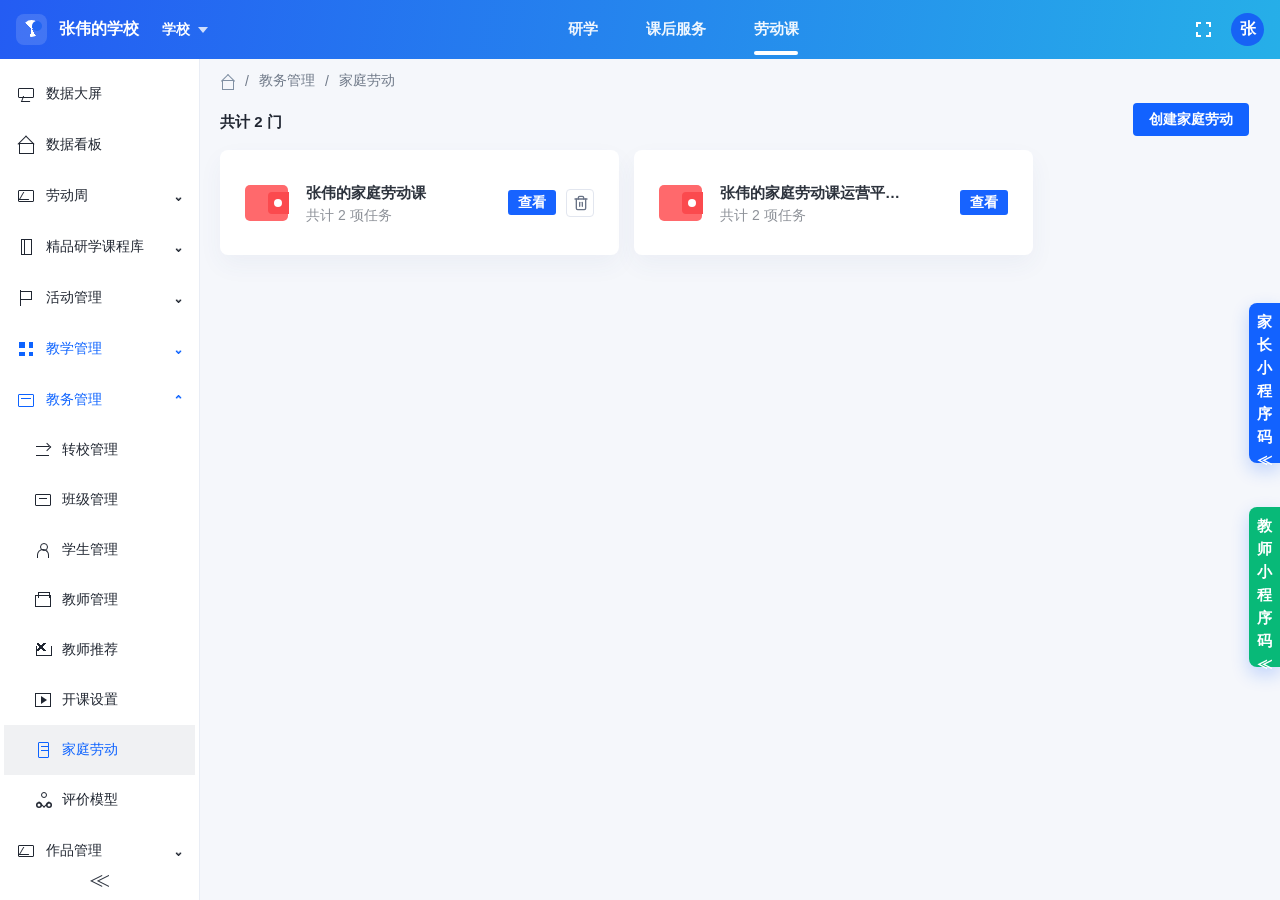
<file: projects/chuangjian-laodongke-delete/index.html>
<!doctype html>
<html lang="zh-CN">
  <head>
    <meta charset="UTF-8" />
    <meta name="viewport" content="width=device-width, initial-scale=1.0" />
    <title>家庭劳动 - 张伟的学校</title>
    <link rel="stylesheet" href="./styles.css" />
  </head>
  <body>
    <div class="app">
      <header class="topbar">
        <div class="brand">
          <div class="brand-mark" aria-hidden="true"></div>
          <strong>张伟的学校</strong>
        </div>
        <div class="school-switch">学校 <span class="arrow-down"></span></div>
        <nav class="topnav" aria-label="主导航">
          <a href="#">研学</a>
          <a href="#">课后服务</a>
          <a class="active" href="#">劳动课</a>
        </nav>
        <button class="fullscreen" aria-label="全屏">
          <span></span>
        </button>
        <div class="avatar">张</div>
      </header>

      <div class="shell">
        <aside class="sidebar">
          <nav class="side-menu" aria-label="侧边菜单">
            <a class="menu-item" href="#"><span class="icon monitor"></span><span>数据大屏</span></a>
            <a class="menu-item" href="#"><span class="icon home"></span><span>数据看板</span></a>
            <a class="menu-item has-more" href="#"><span class="icon image"></span><span>劳动周</span><b>⌄</b></a>
            <a class="menu-item has-more" href="#"><span class="icon book"></span><span>精品研学课程库</span><b>⌄</b></a>
            <a class="menu-item has-more" href="#"><span class="icon flag"></span><span>活动管理</span><b>⌄</b></a>
            <a class="menu-item blue has-more" href="#"><span class="icon grid"></span><span>教学管理</span><b>⌄</b></a>
            <a class="menu-item blue has-more open" href="#"><span class="icon calendar"></span><span>教务管理</span><b>⌃</b></a>
            <a class="menu-item sub" href="#"><span class="icon transfer"></span><span>转校管理</span></a>
            <a class="menu-item sub" href="#"><span class="icon card"></span><span>班级管理</span></a>
            <a class="menu-item sub" href="#"><span class="icon user"></span><span>学生管理</span></a>
            <a class="menu-item sub" href="#"><span class="icon teacher"></span><span>教师管理</span></a>
            <a class="menu-item sub" href="#"><span class="icon crown"></span><span>教师推荐</span></a>
            <a class="menu-item sub" href="#"><span class="icon play"></span><span>开课设置</span></a>
            <a class="menu-item sub active" id="homeLaborMenu" href="#"><span class="icon doc"></span><span>家庭劳动</span></a>
            <a class="menu-item sub" href="#"><span class="icon nodes"></span><span>评价模型</span></a>
            <a class="menu-item has-more" href="#"><span class="icon gallery"></span><span>作品管理</span><b>⌄</b></a>
            <a class="menu-item has-more" href="#"><span class="icon apple"></span><span>报表管理</span><b>⌄</b></a>
            <a class="menu-item has-more" href="#"><span class="icon check"></span><span>考察管理</span><b>⌄</b></a>
          </nav>
          <button class="sidebar-collapse" aria-label="收起侧边栏">≪</button>
        </aside>

        <main class="main">
          <div class="breadcrumb" id="breadcrumb">
            <span class="crumb-home"></span>
            <span>/</span>
            <span>教务管理</span>
            <span>/</span>
            <button class="crumb-link" id="backToList">家庭劳动</button>
            <span class="detail-crumb hidden">/</span>
            <strong class="detail-crumb hidden">家庭劳动详情</strong>
          </div>

          <section class="content list-view" id="listView">
            <div class="content-head">
              <h1 id="courseTotal">共计 2 门</h1>
              <button class="create-btn">创建家庭劳动</button>
            </div>

            <div class="course-grid">
              <article class="course-card deletable" id="schoolCourseCard">
                <div class="course-icon"><span></span></div>
                <div class="course-copy">
                  <h2>张伟的家庭劳动课</h2>
                  <p>共计 2 项任务</p>
                </div>
                <div class="course-actions">
                  <button class="view-course" id="viewFirstCourse">查看</button>
                  <button class="course-delete" id="deleteSchoolCourse" aria-label="删除张伟的家庭劳动课">
                    <svg class="trash-icon" xmlns="http://www.w3.org/2000/svg" viewBox="0 0 24 24" aria-hidden="true">
                      <path d="M10 11v6" />
                      <path d="M14 11v6" />
                      <path d="M19 6v14a2 2 0 0 1-2 2H7a2 2 0 0 1-2-2V6" />
                      <path d="M3 6h18" />
                      <path d="M8 6V4a2 2 0 0 1 2-2h4a2 2 0 0 1 2 2v2" />
                    </svg>
                  </button>
                </div>
              </article>

              <article class="course-card">
                <div class="course-icon"><span></span></div>
                <div class="course-copy">
                  <h2>张伟的家庭劳动课运营平台创建</h2>
                  <p>共计 2 项任务</p>
                </div>
                <div class="course-actions">
                  <button class="view-course">查看</button>
                </div>
              </article>
            </div>
          </section>

          <section class="content detail-view hidden" id="detailView">
            <div class="detail-panel">
              <div class="detail-inner">
                <div class="detail-head">
                  <h1>张伟的家庭劳动课</h1>
                  <div class="detail-actions view-actions">
                    <button class="edit-btn" id="editChecklist">编辑清单</button>
                  </div>
                  <div class="detail-actions manage-actions hidden">
                    <button class="primary-action">添加</button>
                    <button class="primary-action" id="saveChecklist">保存</button>
                  </div>
                </div>

                <div class="task-card" id="taskCard">
                  <article class="task-row">
                    <div class="task-visual clean" aria-hidden="true">
                      <span class="broom-handle"></span>
                      <span class="broom-head"></span>
                      <span class="spark s1"></span>
                      <span class="spark s2"></span>
                      <span class="spark s3"></span>
                    </div>
                    <div class="task-copy">
                      <h2>清洁与卫生</h2>
                      <p>任务名称： 张伟的家庭劳动课任务1</p>
                    </div>
                    <div class="target-badge blue">目标<br />次数</div>
                    <div class="target-count"><strong>1</strong><span>次</span></div>
                    <div class="row-actions">
                      <button class="row-edit">编辑</button>
                      <button class="row-delete">删除</button>
                    </div>
                  </article>

                  <article class="task-row">
                    <div class="task-visual storage" aria-hidden="true">
                      <span></span>
                    </div>
                    <div class="task-copy">
                      <h2>整理与收纳</h2>
                      <p>任务名称： 张伟的家庭劳动课任务2</p>
                    </div>
                    <div class="target-badge red">目标<br />次数</div>
                    <div class="target-count"><strong>1</strong><span>次</span></div>
                    <div class="row-actions">
                      <button class="row-edit">编辑</button>
                      <button class="row-delete">删除</button>
                    </div>
                  </article>
                </div>
              </div>
            </div>
          </section>
        </main>
      </div>

      <div class="float-tab parent-code">家<br />长<br />小<br />程<br />序<br />码<br />≪</div>
      <div class="float-tab teacher-code">教<br />师<br />小<br />程<br />序<br />码<br />≪</div>

      <div class="modal-mask hidden" id="deleteModal" role="dialog" aria-modal="true" aria-labelledby="deleteTitle">
        <div class="confirm-modal">
          <div class="confirm-icon">!</div>
          <div class="confirm-content">
            <h2 id="deleteTitle">确认删除？</h2>
            <p>删除后 2 项家庭劳动任务将一起删除。</p>
          </div>
          <div class="confirm-actions">
            <button class="cancel-btn" id="cancelDelete">取消</button>
            <button class="danger-btn" id="confirmDelete">确认删除</button>
          </div>
        </div>
      </div>
    </div>
    <script src="./script.js"></script>
  </body>
</html>
</file>
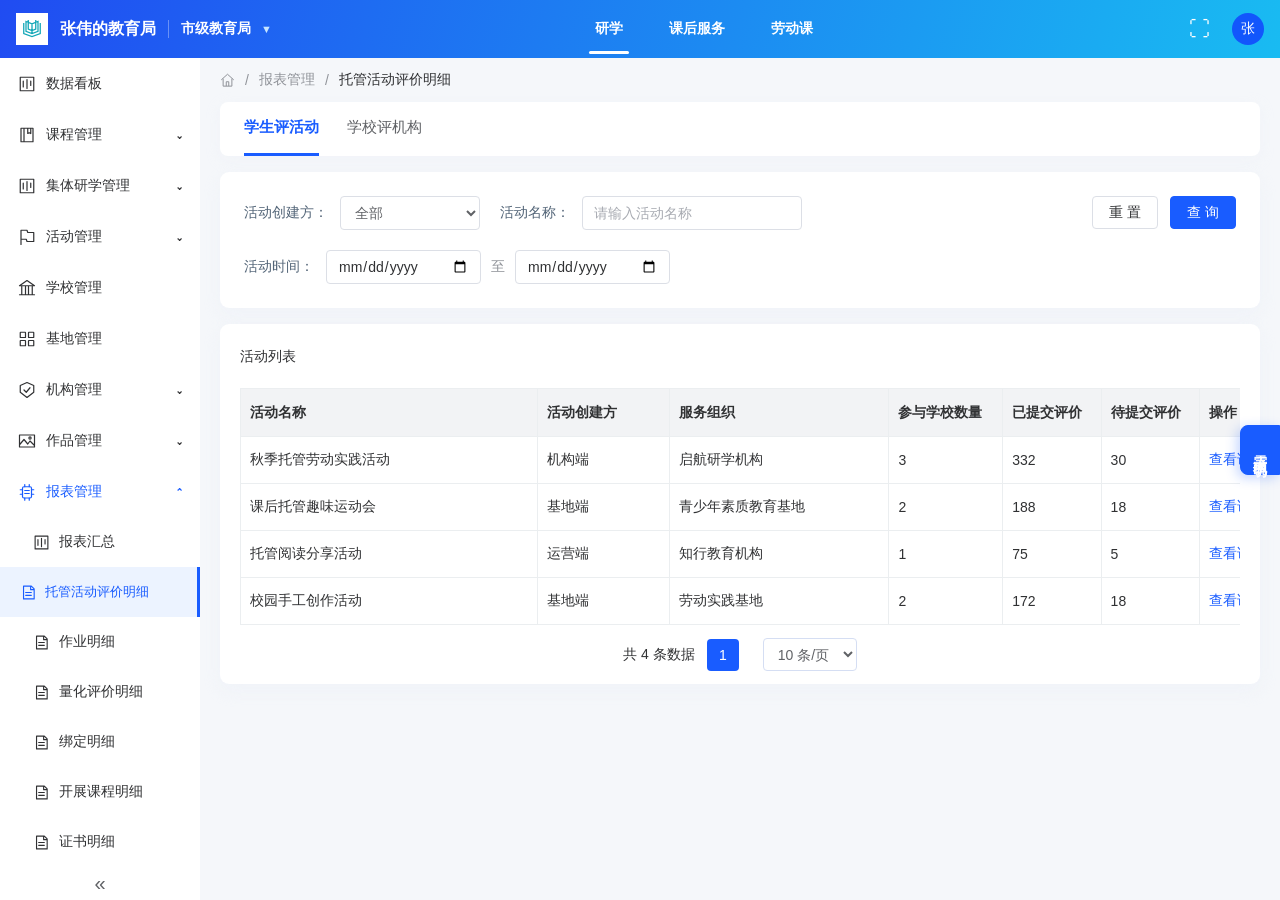
<file: projects/custody-activity-evaluation/index.html>
<!doctype html>
<html lang="zh-CN">
<head>
<meta charset="UTF-8"><meta name="viewport" content="width=device-width,initial-scale=1">
<title>托管活动评价明细 · 教育局管理平台</title>
<style>
*{box-sizing:border-box}body{margin:0;color:#303133;background:#f5f7fa;font:14px Arial,"Microsoft YaHei","PingFang SC",sans-serif}button,input,select{font:inherit}button{cursor:pointer}header{height:58px;background:linear-gradient(105deg,#204cf2,#19bbf2);display:flex;align-items:center;color:white;padding:0 16px;position:fixed;z-index:5;inset:0 0 auto}.brand{display:flex;align-items:center;gap:12px;font-size:16px;font-weight:600}.logo{background:white;width:32px;height:32px;color:#13a7b7;display:grid;place-items:center}.logo svg{width:24px;height:24px}.level{border-left:1px solid #ffffff55;padding-left:12px;font-size:14px}.triangle{font-size:11px;color:#c6e5ff;padding-left:6px}.top-tabs{position:absolute;left:46%;height:100%;display:flex;gap:34px;align-items:center}.top-tab{position:relative;color:white;border:0;background:none;padding:0 6px;height:100%;font-weight:600}.top-tab.active:after{content:"";position:absolute;bottom:4px;left:0;right:0;height:3px;background:white;border-radius:2px}.account{margin-left:auto;display:flex;gap:22px;align-items:center}.avatar{height:32px;width:32px;background:#1256fc;border-radius:50%;display:grid;place-items:center}aside{position:fixed;top:58px;bottom:0;left:0;width:200px;background:white;display:flex;flex-direction:column}.menu-scroll{overflow:auto;flex:1;padding-bottom:10px}.menu{width:100%;border:0;background:white;text-align:left;height:51px;padding:0 18px;display:flex;align-items:center;gap:10px;white-space:nowrap;color:#303133}.menu svg{height:18px;width:18px;flex-shrink:0}.chevron{margin-left:auto;font-size:12px}.menu.parent{color:#195cff}.submenu .menu{padding-left:33px;font-size:14px;height:50px;gap:9px}.submenu .menu svg{width:17px;height:17px}.submenu .menu.new-item{padding-left:20px;font-size:13px;gap:8px}.menu.active{background:#ecf3ff;color:#195cff;border-right:3px solid #195cff}.menu:hover{background:#f0f5ff}.collapse{height:34px;background:white;border:0;font-size:20px;color:#606266}.hidden{display:none!important}main{margin:58px 0 0 200px;padding:0 20px 30px;min-height:calc(100vh - 58px)}.breadcrumb{height:44px;display:flex;align-items:center;gap:10px;color:#909399}.breadcrumb svg{height:15px;width:15px}.breadcrumb .current{color:#303133}.panel{background:white;border-radius:9px;box-shadow:0 7px 18px #e8eef766;margin-bottom:16px}.filter-top{height:61px;border-bottom:1px solid #f1f2f5;padding:0 24px;display:flex;align-items:center;gap:30px}.filter-title{font-weight:500}.subtle{color:#909399;font-size:13px}.search{margin-left:auto;width:246px;height:33px;border:1px solid #d5def3;border-radius:5px;display:flex;align-items:center;gap:6px;padding:0 10px;color:#8d9aad}.search svg{height:14px;width:14px}.search input{width:100%;border:0;outline:none;color:#606266}.search input::placeholder{color:#8994a7}.filter-body{padding:0 24px}.filter-row{height:56px;display:flex;align-items:center;border-bottom:1px dashed #f0f1f4;gap:24px}.filter-label{width:72px;text-align:right;color:#526477}.choice{border:1px solid transparent;background:white;padding:3px 8px;border-radius:3px;color:#303133;line-height:18px}.choice.selected{border-color:#5e6cff;color:#5264ff}.expand{margin-left:auto;color:#195cff;border:0;background:none}.actions{height:58px;display:flex;align-items:center;justify-content:flex-end;gap:16px}.btn{height:33px;padding:0 16px;border:1px solid #dcdfe6;border-radius:4px;background:white;color:#303133}.btn.primary{background:#195cff;border-color:#195cff;color:white}.btn:disabled{opacity:.48;cursor:not-allowed}.list-panel{padding:16px 20px 0;min-height:310px}.toolbar{height:48px;display:flex;align-items:flex-start;justify-content:space-between}.toolbar-title{line-height:32px;font-weight:500}.export{display:flex;align-items:center;gap:7px}.export svg{width:15px;height:15px}table{width:100%;border-collapse:collapse;font-size:14px}th,td{border:1px solid #ebeef0;text-align:left;padding:14px 9px;height:47px}th{background:#f2f3f5;font-weight:600}.structure-table th{height:48px}.empty-cell{height:154px;text-align:center;color:#909399}.empty{display:flex;flex-direction:column;align-items:center;gap:10px}.empty svg{height:42px;width:52px;color:#c3cbd8}.empty small{color:#b0b6c0;font-size:12px}.pagination{height:59px;display:flex;justify-content:center;align-items:center;gap:12px}.page{border:0;border-radius:4px;height:32px;min-width:32px;background:#195cff;color:white}.page-size{margin-left:12px;border:1px solid #d5def3;background:white;height:33px;border-radius:4px;padding:0 10px;color:#606266}.toast{position:fixed;top:76px;left:50%;transform:translateX(-50%);background:white;border:1px solid #dce8ff;box-shadow:0 5px 20px #0001;padding:12px 24px;border-radius:5px;z-index:8;color:#526477}.placeholder-row{height:56px;color:#a5adba;display:flex;align-items:center;padding-left:96px;border-bottom:1px dashed #f0f1f4}body.compact aside{width:64px}body.compact aside .menu span,body.compact .submenu,body.compact .chevron{display:none}body.compact main{margin-left:64px}body.compact .menu{justify-content:center;padding:0}@media(max-width:1000px){.top-tabs{left:49%;gap:14px}.level{display:none}main{min-width:760px}.brand{font-size:14px}.subtle{font-size:12px}}button:focus-visible{outline:2px solid #72a1ff;outline-offset:3px}

.activity-filters{display:flex;flex-wrap:wrap;align-items:center;gap:24px 32px;padding:24px 0;border-bottom:1px dashed #f0f1f4}.field{display:flex;align-items:center;gap:12px}.field>span{color:#526477;white-space:nowrap}.field input{width:220px;height:34px;padding:0 11px;color:#303133;border:1px solid #dcdfe6;border-radius:4px;background:white;outline:none}.field input:focus{border-color:#195cff}.field input::placeholder{color:#a8abb2}.date-range{display:flex;align-items:center;gap:10px}.date-range input{width:155px}.date-range em{font-style:normal;color:#909399}.link-btn{border:0;background:none;padding:0;color:#195cff}.demo-tag{font-size:12px;color:#909399;margin-left:12px;font-weight:400}.structure-table th:first-child{width:40%}.structure-table th:last-child{width:140px}dialog{border:0;border-radius:8px;padding:0;width:560px;max-width:90vw;box-shadow:0 14px 50px #0003;color:#303133}dialog::backdrop{background:#0006}.dialog-head{padding:20px 24px;border-bottom:1px solid #ebeef0;display:flex;align-items:center;justify-content:space-between;font-size:16px}.dialog-close{border:0;background:none;color:#909399;font-size:24px}.dialog-body{padding:24px}.detail-grid{display:grid;grid-template-columns:140px 1fr;gap:20px 12px;margin:0}.detail-grid dt{color:#909399}.detail-grid dd{margin:0}.detail-placeholder{margin-top:24px;padding:24px;text-align:center;background:#f5f7fa;color:#909399;border-radius:4px}.dialog-foot{padding:0 24px 20px;text-align:right}.field input.invalid{border-color:#f56c6c}
.filter-body:has(.activity-filters){display:flex;align-items:flex-start;gap:24px}.filter-body:has(.activity-filters) #filters{flex:1;min-width:0}.filter-body:has(.activity-filters) .activity-filters{border-bottom:0;gap:20px}.filter-body:has(.activity-filters)>.actions{flex-shrink:0;height:auto;padding:24px 0;gap:12px}.filter-body:has(.activity-filters) .field select{width:140px}
.structure-table{min-width:1000px}.structure-table th:first-child{width:29%}.structure-table th:nth-child(2){width:23%}
.requirements-button{position:fixed;right:0;top:50%;transform:translateY(-50%);z-index:10;writing-mode:vertical-rl;letter-spacing:3px;width:40px;height:auto;padding:18px 10px;border-radius:8px 0 0 8px;box-shadow:-3px 3px 12px #195cff40;font-weight:600}.requirements-button:hover{background:#3974ff}#requirements-drawer{position:fixed;inset:0 0 0 auto;margin:0;width:640px;max-width:100vw;height:100dvh;max-height:100dvh;border-radius:0;box-shadow:-8px 0 32px #0002}#requirements-drawer[open]{display:flex;flex-direction:column;animation:drawer-enter .2s ease-out}#requirements-drawer::backdrop{background:#0005}.requirements-head{display:flex;align-items:center;justify-content:space-between;padding:20px 24px;border-bottom:1px solid #ebeef0;flex-shrink:0}.requirements-head h2{font-size:18px;font-weight:600;margin:0}.requirements-content{padding:24px;overflow:auto;flex:1;line-height:1.8}.requirements-content h3{font-size:16px;line-height:1.8;margin:0 0 22px;font-weight:600}.requirements-section-label{color:#526477;font-weight:600;margin:0 0 18px}.requirements-content section+section{border-top:1px solid #ebeef0;margin-top:24px;padding-top:24px}.requirements-content h4{font-size:16px;color:#195cff;margin:0 0 16px}.requirements-content dl{margin:0}.requirements-content dt{font-weight:600;margin:16px 0 5px}.requirements-content dt:after{content:'：'}.requirements-content dd{margin:0;color:#606266}.requirements-footer{padding:16px 24px;border-top:1px solid #ebeef0;text-align:right;flex-shrink:0}@keyframes drawer-enter{from{transform:translateX(100%)}to{transform:translateX(0)}}@media(prefers-reduced-motion:reduce){#requirements-drawer[open]{animation:none}}
.evaluation-tabs{display:flex;gap:28px;align-items:center;background:white;padding:0 24px;height:54px;border-radius:8px;margin-bottom:16px;box-shadow:0 4px 14px #e8eef744}.evaluation-tab{height:100%;display:flex;align-items:center;color:#606266;text-decoration:none;border-bottom:3px solid transparent;font-size:15px}.evaluation-tab.active{color:#195cff;border-bottom-color:#195cff;font-weight:600}.evaluation-tab:hover{color:#195cff}.field select{height:34px;width:180px;padding:0 10px;border:1px solid #dcdfe6;border-radius:4px;background:white;color:#606266}.structure-table{min-width:1100px}.structure-table th:first-child{width:27%}.structure-table th:nth-child(2){width:12%}.structure-table th:nth-child(3){width:20%}
</style>
</head>
<body>
<svg xmlns="http://www.w3.org/2000/svg" style="display:none"><symbol id="grid" viewBox="0 0 24 24"><rect x="3" y="3" width="7" height="7" rx=".5"/><rect x="14" y="3" width="7" height="7" rx=".5"/><rect x="3" y="14" width="7" height="7" rx=".5"/><rect x="14" y="14" width="7" height="7" rx=".5"/></symbol><symbol id="book" viewBox="0 0 24 24"><path d="M4 3h16v18H4zM8 3v18M13 3v7l2-1 2 1V3"/></symbol><symbol id="chart" viewBox="0 0 24 24"><path d="M3 21V3h18v18zM7 16V8m5 10V6m5 8V8"/></symbol><symbol id="flag" viewBox="0 0 24 24"><path d="M4 22V3h8l1 3h8v12h-9l-1-3H4"/></symbol><symbol id="school" viewBox="0 0 24 24"><path d="m2 9 10-7 10 7H2zm0 12h20M5 10v11m5-11v11m4-11v11m5-11v11"/></symbol><symbol id="shield" viewBox="0 0 24 24"><path d="m12 2 9 4v9l-9 7-9-7V6zM8 12l3 3 5-6"/></symbol><symbol id="image" viewBox="0 0 24 24"><path d="M2 4h20v16H2zM2 17l6-7 5 6 3-4 6 6"/><circle cx="16" cy="8" r="1.5"/></symbol><symbol id="report" viewBox="0 0 24 24"><rect x="6" y="5" width="12" height="15" rx="2"/><path d="M9 5V2m6 3V2M9 20v3m6-3v3M6 9H3m3 6H3m15-6h3m-3 6h3M9 10h6m-6 4h6"/></symbol><symbol id="detail" viewBox="0 0 24 24"><path d="M5 3h11l4 4v14H5zM15 3v5h5M8 12h8m-8 4h8"/></symbol><symbol id="home" viewBox="0 0 24 24"><path d="m2 11 10-9 10 9M5 9v12h14V9M10 21v-7h4v7"/></symbol><symbol id="search" viewBox="0 0 24 24"><circle cx="10" cy="10" r="7"/><path d="m15 15 7 7"/></symbol><symbol id="export" viewBox="0 0 24 24"><path d="M12 16V3m-5 5 5-5 5 5M3 15v6h18v-6"/></symbol></svg>
<header><div class="brand"><div class="logo"><svg viewBox="0 0 32 32" fill="none" stroke="currentColor" stroke-width="1.7"><path d="M5 8v14l11 4 11-4V8M8 6l8 3 8-3v13l-8 3-8-3zM16 9v13M11 4v12l5 2 5-2V4"/></svg></div><span>张伟的教育局</span><span class="level">市级教育局 <span class="triangle">▼</span></span></div><nav class="top-tabs"><button class="top-tab active">研学</button><button class="top-tab">课后服务</button><button class="top-tab">劳动课</button></nav><div class="account"><span style="font-size:21px">⛶</span><div class="avatar">张</div></div></header>
<aside><div class="menu-scroll" id="menu"></div><button class="collapse" title="收起菜单" aria-label="收起菜单">«</button></aside>
<main><div class="breadcrumb"><svg fill="none" stroke="currentColor" stroke-width="1.6"><use href="#home"/></svg><span>/</span><span>报表管理</span><span>/</span><span class="current" id="breadcrumb">托管活动评价明细</span></div>
<nav class="evaluation-tabs" aria-label="评价类型"><a class="evaluation-tab active" href="index.html" aria-current="page">学生评活动</a><a class="evaluation-tab" href="school-organization.html">学校评机构</a></nav>
<section class="panel"><div class="filter-top" id="filter-top"><span class="filter-title">筛选条件</span><span class="subtle">具体筛选项待补充</span></div><div class="filter-body"><div id="filters"></div><div class="actions"><button class="btn" id="reset">重 置</button><button class="btn primary" id="query">查 询</button></div></div></section>
<section class="panel list-panel"><div class="toolbar"><span class="toolbar-title" id="list-title">活动列表</span></div><div style="overflow:auto" id="table"></div><div class="pagination"><span id="total">共 0 条数据</span><button class="page">1</button><select class="page-size" aria-label="每页条数"><option>10 条/页</option><option>20 条/页</option><option>50 条/页</option></select></div></section></main>
<button class="btn primary requirements-button" id="requirements-button" aria-haspopup="dialog" aria-controls="requirements-drawer" aria-expanded="false">需求说明</button>
<dialog id="detail-dialog" aria-labelledby="detail-title"><div class="dialog-head"><span id="detail-title">托管活动评价详情</span><button class="dialog-close" aria-label="关闭详情">×</button></div><div class="dialog-body" id="detail-body"></div><div class="dialog-foot"><button class="btn" id="close-detail">关 闭</button></div></dialog>
<dialog id="requirements-drawer" aria-labelledby="requirements-title"><div class="requirements-head"><h2 id="requirements-title">需求说明</h2><button class="dialog-close" id="requirements-close" aria-label="关闭需求说明">×</button></div><div class="requirements-content"><h3>驻马店教育局端新增托管活动学生对活动的评价统计明细</h3><h3>教育局端 —— 报表管理——新增托管活动学生评价明细入口</h3><p class="requirements-section-label">【统计来源】</p><section><h4>1、市教育局</h4><dl><dt>参与学校数</dt><dd>该市教育局和该市区县教育局下的所有的机构端、基地端、运营后台创建的托管活动授权给学校并上架的学校数量</dd><dt>已评价学生数</dt><dd>该市教育局和该市区县教育局下所有学校学生，报名后在家长端小程序提交的评价数量</dd><dt>未评价学生数</dt><dd>该市教育局和该市区县教育局下所有学校学生，总报名数量 - 已评价学生数量</dd><dt>评价明细</dt><dd>来源于学生在家长端小程序提交的评价明细</dd></dl></section><section><h4>2、区县教育局</h4><dl><dt>参与学校数</dt><dd>该区县教育局下的所有的机构端、基地端、运营后台创建的托管活动授权给学校并上架的学校数量</dd><dt>已评价学生数</dt><dd>该区县教育局下所有学校学生，报名后在家长端小程序提交的评价数量</dd><dt>未评价学生数</dt><dd>该区县教育局下所有学校学生，总报名数量 - 已评价学生数量</dd><dt>评价明细</dt><dd>来源于家长端学生提交的评价明细</dd></dl></section></div><div class="requirements-footer"><button class="btn" id="requirements-done">关 闭</button></div></dialog>
<script>
const icon=(name)=>`<svg fill="none" stroke="currentColor" stroke-width="1.6" stroke-linejoin="round" stroke-linecap="round"><use href="#${name}"/></svg>`;
const parents=[['数据看板','chart'],['课程管理','book'],['集体研学管理','chart'],['活动管理','flag'],['学校管理','school'],['基地管理','grid'],['机构管理','shield'],['作品管理','image']];
const reports=['报表汇总','托管活动评价明细','作业明细','量化评价明细','绑定明细','开展课程明细','证书明细','校级报表','活动报表','营期班级统计'];
document.querySelector('#menu').innerHTML=parents.map(([label,img],i)=>`<button class="menu" data-other="${label}">${icon(img)}<span>${label}</span>${[1,2,3,6,7].includes(i)?'<b class="chevron">⌄</b>':''}</button>`).join('')+`<button class="menu parent" id="report-toggle" aria-expanded="true">${icon('report')}<span>报表管理</span><b class="chevron">⌃</b></button><div class="submenu">${reports.map((label,i)=>`<button class="menu ${i===1?'active new-item':''}" data-report="${label}">${icon(i===0?'chart':i===8?'grid':'detail')}<span>${label}</span></button>`).join('')}</div>`;
let current='托管活动评价明细';
const activities=[
{id:1,creator:'机构端',evaluationMode:'score',serviceOrganization:'启航研学机构',name:'秋季托管劳动实践活动',date:'2026-11-12',schools:[{name:'驻马店市实验小学',evaluated:128,unevaluated:12},{name:'驻马店市第二小学',evaluated:96,unevaluated:8},{name:'驻马店市第三小学',evaluated:108,unevaluated:10}]},
{id:2,creator:'基地端',evaluationMode:'star',serviceOrganization:'青少年素质教育基地',name:'课后托管趣味运动会',date:'2026-11-10',schools:[{name:'驻马店市实验小学',evaluated:86,unevaluated:6},{name:'驻马店市第二小学',evaluated:102,unevaluated:12}]},
{id:3,creator:'运营端',evaluationMode:'score',serviceOrganization:'知行教育机构',name:'托管阅读分享活动',date:'2026-11-06',schools:[{name:'驻马店市第三小学',evaluated:75,unevaluated:5}]},
{id:4,creator:'基地端',evaluationMode:'star',serviceOrganization:'劳动实践基地',name:'校园手工创作活动',date:'2026-10-28',schools:[{name:'驻马店市实验小学',evaluated:90,unevaluated:10},{name:'驻马店市第三小学',evaluated:82,unevaluated:8}]}];
const escapeHtml=value=>String(value).replace(/[&<>"']/g,c=>({'&':'&amp;','<':'&lt;','>':'&gt;','"':'&quot;',"'":'&#39;'}[c]));
function filterActivities(school='',activity='',start='',end='',creator=''){
return activities.filter(a=>(!creator||a.creator===creator)&&a.name.includes(activity)&&(!start||a.date>=start)&&(!end||a.date<=end)).map(a=>({...a,schools:a.schools.filter(s=>s.name.includes(school))})).filter(a=>a.schools.length).map(a=>({...a,schoolCount:a.schools.length,evaluated:a.schools.reduce((n,s)=>n+s.evaluated,0),unevaluated:a.schools.reduce((n,s)=>n+s.unevaluated,0)}));
}
let activityRows=[];
function renderActivities(){
const school='';const activity=document.querySelector('#activity-name').value.trim();const start=document.querySelector('#activity-start').value;const end=document.querySelector('#activity-end').value;
document.querySelector('#activity-end').classList.toggle('invalid',Boolean(start&&end&&start>end));
if(start&&end&&start>end){toast('结束时间不能早于开始时间');return}
activityRows=filterActivities(school,activity,start,end,document.querySelector('#activity-creator').value);
document.querySelector('#table').innerHTML='<table class="structure-table"><thead><tr><th>活动名称</th><th>活动创建方</th><th>服务组织</th><th>参与学校数量</th><th>已提交评价</th><th>待提交评价</th><th>操作</th></tr></thead><tbody>'+(activityRows.length?activityRows.map(a=>`<tr><td>${escapeHtml(a.name)}</td><td>${escapeHtml(a.creator)}</td><td>${escapeHtml(a.serviceOrganization)}</td><td>${a.schoolCount}</td><td>${a.evaluated}</td><td>${a.unevaluated}</td><td><button class="link-btn" data-detail="${a.id}">查看详情</button></td></tr>`).join(''):'<tr><td colspan="7" class="empty-cell">暂无符合筛选条件的数据</td></tr>')+'</tbody></table>';
document.querySelector('#total').textContent='共 '+activityRows.length+' 条数据';
}
function render(name){
current=name;document.querySelector('#breadcrumb').textContent=name;document.title=name+' · 教育局管理平台';document.querySelectorAll('[data-report]').forEach(el=>el.classList.toggle('active',el.dataset.report===name));const student=name==='学生明细';const custody=name==='托管活动评价明细';document.querySelector('.evaluation-tabs').classList.toggle('hidden',!custody);document.querySelector('#filter-top').classList.toggle('hidden',custody);
document.querySelector('#filter-top').innerHTML=student?'<span>学生数: <b>2</b></span><span>作业提交数: <b>15</b></span><label class="search">'+icon('search')+'<input placeholder="请输入学生姓名" aria-label="学生姓名"></label>':'<span class="filter-title">筛选条件</span>';
document.querySelector('#filters').innerHTML=student?'<div class="filter-row"><span class="filter-label">学年：</span><button class="choice selected">2026~2027</button><button class="choice">2025~2026</button><button class="expand">展开⌄</button></div><div class="filter-row"><span class="filter-label">学期：</span><button class="choice selected">2026上学期</button></div>':custody?'<div class="activity-filters"><label class="field"><span>活动创建方：</span><select id="activity-creator"><option value="">全部</option><option>机构端</option><option>基地端</option><option>运营端</option></select></label><label class="field"><span>活动名称：</span><input id="activity-name" type="search" placeholder="请输入活动名称"></label><div class="field"><span>活动时间：</span><div class="date-range"><input id="activity-start" type="date" aria-label="活动开始时间"><em>至</em><input id="activity-end" type="date" aria-label="活动结束时间"></div></div></div>':'<div class="placeholder-row">筛选条件待补充</div>';
document.querySelector('#list-title').innerHTML=student?'':custody?'活动列表':escapeHtml(name)+'列表';document.querySelector('#export')?.remove();if(student){const exportButton=document.createElement('button');exportButton.className='btn primary export';exportButton.id='export';exportButton.innerHTML=icon('export')+'导出报表';exportButton.onclick=exportReferenceStudents;document.querySelector('.toolbar').append(exportButton)};
if(student){renderStudents('')}else if(custody){renderActivities()}else{document.querySelector('#table').innerHTML='<table><thead><tr><th>列表字段待补充</th></tr></thead><tbody><tr><td class="empty-cell">暂无数据</td></tr></tbody></table>';document.querySelector('#total').textContent='共 0 条数据'}
}
const students=[['学生张伟','已绑定',15,8,0,1,0,0,1,0,0,'15683081401'],['秋秋','已绑定',0,6,1,1,0,0,0,1,0,'18510239330']];
function renderStudents(q){let rows=students.filter(r=>r[0].includes(q));document.querySelector('#table').innerHTML='<table style="min-width:1100px"><thead><tr><th rowspan="2">学生姓名</th><th rowspan="2">绑定状态</th><th rowspan="2">作业提交数</th><th colspan="4">过程性评价</th><th colspan="4">期末综评</th><th rowspan="2">绑定手机号</th></tr><tr>'+Array(2).fill(['A','B','C','D'].map(x=>'<th>评价'+x+'数</th>').join('')).join('')+'</tr></thead><tbody>'+rows.map(r=>'<tr>'+r.map(c=>'<td>'+c+'</td>').join('')+'</tr>').join('')+'</tbody></table>';document.querySelector('#total').textContent='共 '+rows.length+' 条数据'}
let toastTimer;function toast(text){document.querySelector('.toast')?.remove();const el=document.createElement('div');el.className='toast';el.setAttribute('role','status');el.textContent=text;document.body.append(el);clearTimeout(toastTimer);toastTimer=setTimeout(()=>el.remove(),2600)}
document.querySelectorAll('[data-report]').forEach(el=>el.onclick=()=>el.dataset.report==='报表汇总'?render('学生明细'):render(el.dataset.report));document.querySelectorAll('[data-other]').forEach(el=>el.onclick=()=>toast(el.dataset.other+'暂未配置演示内容'));
document.querySelector('#report-toggle').onclick=function(){const sub=document.querySelector('.submenu');sub.classList.toggle('hidden');this.setAttribute('aria-expanded',!sub.classList.contains('hidden'));this.querySelector('.chevron').textContent=sub.classList.contains('hidden')?'⌄':'⌃'};
document.querySelector('.collapse').onclick=()=>{document.body.classList.toggle('compact');document.querySelector('.collapse').textContent=document.body.classList.contains('compact')?'»':'«'};
document.querySelector('#filters').onclick=e=>{if(e.target.classList.contains('choice')){e.target.parentNode.querySelectorAll('.choice').forEach(x=>x.classList.remove('selected'));e.target.classList.add('selected')}if(e.target.classList.contains('expand'))toast('当前演示已展示全部学年')};
document.querySelector('#reset').onclick=()=>render(current);document.querySelector('#query').onclick=()=>current==='学生明细'?renderStudents(document.querySelector('.search input').value.trim()):current==='托管活动评价明细'?renderActivities():toast('页面结构已就绪，待补充数据');function exportReferenceStudents(){const csv='\uFEFF学生姓名,绑定状态,作业提交数,过程评价A,过程评价B,过程评价C,过程评价D,期末评价A,期末评价B,期末评价C,期末评价D,绑定手机号\n'+students.map(r=>r.join(',')).join('\n');const url=URL.createObjectURL(new Blob([csv],{type:'text/csv;charset=utf-8'}));const a=document.createElement('a');a.href=url;a.download='学生明细.csv';a.click();URL.revokeObjectURL(url)};
document.querySelector('#filters').addEventListener('keydown',e=>{if(e.key==='Enter')document.querySelector('#query').click()});
document.querySelector('#table').onclick=e=>{const btn=e.target.closest('[data-detail]');if(btn)location.href='schools.html?activity='+encodeURIComponent(btn.dataset.detail)};
document.querySelector('.dialog-close').onclick=document.querySelector('#close-detail').onclick=()=>document.querySelector('#detail-dialog').close();
const requirementsDrawer=document.querySelector('#requirements-drawer');const requirementsButton=document.querySelector('#requirements-button');let previousOverflow='';
requirementsButton.onclick=()=>{previousOverflow=document.body.style.overflow;document.body.style.overflow='hidden';requirementsDrawer.showModal();requirementsButton.setAttribute('aria-expanded','true')};
document.querySelector('#requirements-close').onclick=document.querySelector('#requirements-done').onclick=()=>requirementsDrawer.close();
requirementsDrawer.addEventListener('close',()=>{document.body.style.overflow=previousOverflow;requirementsButton.setAttribute('aria-expanded','false')});
requirementsDrawer.addEventListener('click',e=>{if(e.target!==requirementsDrawer)return;const rect=requirementsDrawer.getBoundingClientRect();if(e.clientX<rect.left||e.clientX>rect.right||e.clientY<rect.top||e.clientY>rect.bottom)requirementsDrawer.close()});
render(current);
</script></body></html>
</file>
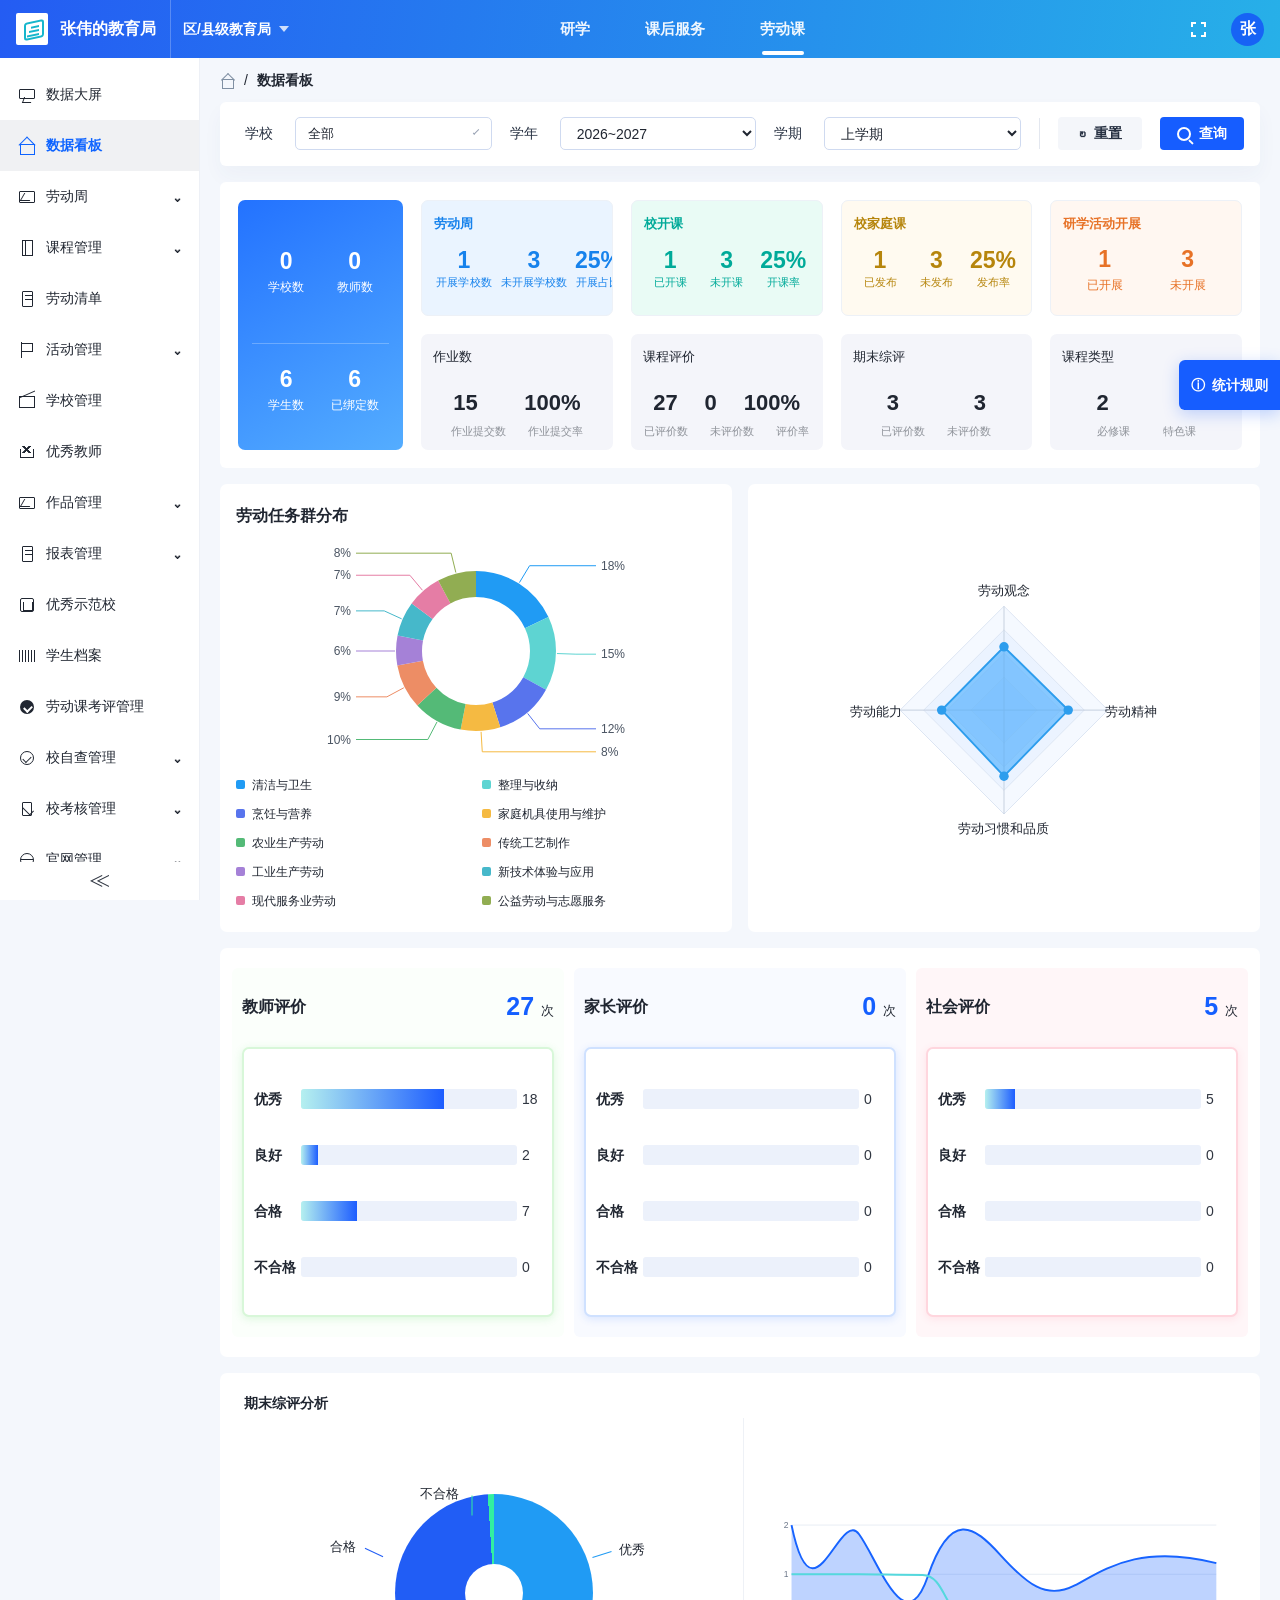
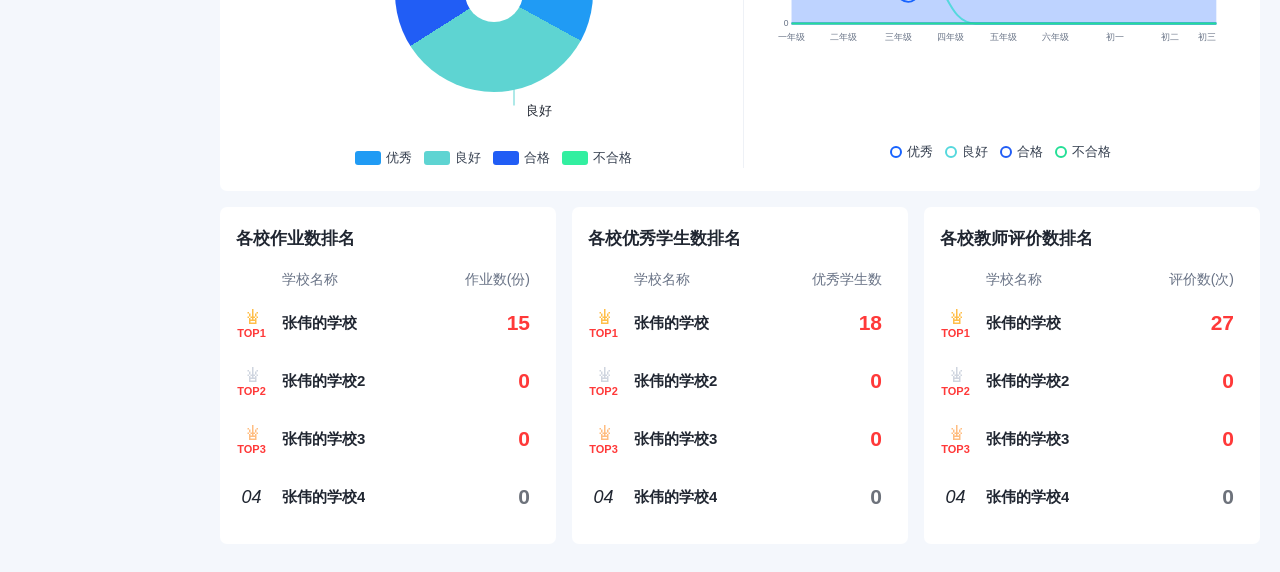
<file: projects/education-bureau-dashboard/index.html>
<!doctype html>
<html lang="zh-CN">
  <head>
    <meta charset="UTF-8" />
    <meta name="viewport" content="width=device-width, initial-scale=1.0" />
    <title>市级教育局数据看板</title>
    <link rel="stylesheet" href="./styles.css?v=20261030-rules" />
  </head>
  <body>
    <div class="app">
      <header class="topbar">
        <div class="brand">
          <div class="brand-mark" aria-hidden="true"></div>
          <strong>张伟的教育局</strong>
        </div>
        <button class="org-switch" type="button">区/县级教育局 <span></span></button>
        <nav class="topnav" aria-label="主导航">
          <a href="#">研学</a>
          <a href="#">课后服务</a>
          <a class="active" href="#">劳动课</a>
        </nav>
        <button class="fullscreen" type="button" aria-label="全屏"><span></span></button>
        <button class="avatar" type="button" aria-label="张伟">张</button>
      </header>

      <div class="shell">
        <aside class="sidebar" aria-label="侧边菜单">
          <nav class="side-menu">
            <a class="menu-item" id="openDataScreen" href="#"><span class="icon monitor"></span><span>数据大屏</span></a>
            <a class="menu-item active" href="#"><span class="icon home"></span><span>数据看板</span></a>
            <a class="menu-item has-more" href="#"><span class="icon image"></span><span>劳动周</span><b>⌄</b></a>
            <a class="menu-item has-more" href="#"><span class="icon book"></span><span>课程管理</span><b>⌄</b></a>
            <a class="menu-item has-more" href="#"><span class="icon doc"></span><span>劳动清单</span></a>
            <a class="menu-item has-more" href="#"><span class="icon flag"></span><span>活动管理</span><b>⌄</b></a>
            <a class="menu-item" href="#"><span class="icon school"></span><span>学校管理</span></a>
            <a class="menu-item" href="#"><span class="icon crown"></span><span>优秀教师</span></a>
            <a class="menu-item has-more" href="#"><span class="icon gallery"></span><span>作品管理</span><b>⌄</b></a>
            <a class="menu-item has-more" href="#"><span class="icon report"></span><span>报表管理</span><b>⌄</b></a>
            <a class="menu-item" href="#"><span class="icon archive"></span><span>优秀示范校</span></a>
            <a class="menu-item" href="#"><span class="icon barcode"></span><span>学生档案</span></a>
            <a class="menu-item" href="#"><span class="icon judge"></span><span>劳动课考评管理</span></a>
            <a class="menu-item has-more" href="#"><span class="icon check"></span><span>校自查管理</span><b>⌄</b></a>
            <a class="menu-item has-more" href="#"><span class="icon assess"></span><span>校考核管理</span><b>⌄</b></a>
            <a class="menu-item has-more" href="#"><span class="icon globe"></span><span>官网管理</span><b>⌄</b></a>
            <a class="menu-item has-more" href="#"><span class="icon gear"></span><span>系统设置</span><b>⌄</b></a>
          </nav>
          <button class="sidebar-collapse" type="button" aria-label="收起侧边栏">≪</button>
        </aside>

        <main class="main">
          <div class="breadcrumb">
            <span class="crumb-home"></span>
            <span>/</span>
            <strong>数据看板</strong>
          </div>

          <section class="filter-panel">
            <label class="filter-field">
              <span>学校</span>
              <div class="search-select has-value" id="schoolSearchSelect">
                <input id="schoolFilter" type="text" value="全部" autocomplete="off" aria-label="学校" />
                <button class="search-clear" id="clearSchoolFilter" type="button" aria-label="展开学校选项">×</button>
                <div class="search-options" id="schoolOptions" role="listbox"></div>
              </div>
            </label>
            <label class="filter-field">
              <span>学年</span>
              <select id="schoolYear">
                <option>2026~2027</option>
                <option>2025~2026</option>
                <option>2024~2025</option>
              </select>
            </label>
            <label class="filter-field">
              <span>学期</span>
              <select id="semester">
                <option>上学期</option>
                <option>下学期</option>
              </select>
            </label>
            <div class="filter-divider"></div>
            <button class="reset-btn" id="resetFilters" type="button"><span>↻</span>重置</button>
            <button class="query-btn" id="queryData" type="button"><span></span>查询</button>
          </section>

          <section class="overview-panel">
            <article class="bureau-card">
              <div class="split-stats bureau-stats">
                <div><strong>0</strong><span>学校数</span></div>
                <div><strong>0</strong><span>教师数</span></div>
                <div><strong>6</strong><span>学生数</span></div>
                <div><strong>6</strong><span>已绑定数</span></div>
              </div>
            </article>

            <div class="metric-grid">
              <article class="metric-card green-card">
                <h2>校开课</h2>
                <div class="split-stats triple">
                  <div><strong>1</strong><span>已开课</span></div>
                  <div><strong>3</strong><span>未开课</span></div>
                  <div><strong>25%</strong><span>开课率</span></div>
                </div>
              </article>
              <article class="metric-card purple-card">
                <h2>校家庭课</h2>
                <div class="split-stats triple">
                  <div><strong>1</strong><span>已发布</span></div>
                  <div><strong>3</strong><span>未发布</span></div>
                  <div><strong>25%</strong><span>发布率</span></div>
                </div>
              </article>
              <article class="metric-card orange-card">
                <h2>研学活动开展</h2>
                <div class="split-stats">
                  <div><strong>1</strong><span>已开展</span></div>
                  <div><strong>3</strong><span>未开展</span></div>
                </div>
              </article>
              <article class="metric-card primary labor-week-card">
                <h2>劳动周</h2>
                <div class="split-stats triple">
                  <div><strong>1</strong><span>开展学校数</span></div>
                  <div><strong>3</strong><span>未开展学校数</span></div>
                  <div><strong>25%</strong><span>开展占比</span></div>
                </div>
              </article>

              <article class="summary-card">
                <div>
                  <h2>作业数</h2>
                  <strong>15 <em>100%</em></strong>
                  <span>作业提交数　　作业提交率</span>
                </div>
                <div class="donut cyan" style="--p: 82"></div>
              </article>
              <article class="summary-card warm">
                <div>
                  <h2>课程评价</h2>
                  <strong>27 <em>0</em><em>100%</em></strong>
                  <span>已评价数　　未评价数　　评价率</span>
                </div>
                <div class="donut blue" style="--p: 76"></div>
              </article>
              <article class="summary-card">
                <div>
                  <h2>期末综评</h2>
                  <strong>3 <em>3</em></strong>
                  <span>已评价数　　未评价数</span>
                </div>
                <div class="donut blue" style="--p: 50"></div>
              </article>
              <article class="summary-card">
                <div>
                  <h2>课程类型</h2>
                  <strong>2 <em class="dark">2</em></strong>
                  <span>必修课　　　特色课</span>
                </div>
                <div class="donut blue" style="--p: 50"></div>
              </article>
            </div>
          </section>

          <section class="middle-grid">
            <article class="chart-card task-distribution">
              <h2>劳动任务群分布</h2>
              <svg class="task-distribution-chart" viewBox="0 0 360 220" role="img" aria-label="劳动任务群百分比分布"><circle cx="180" cy="110" r="67" fill="none" stroke="#209bf4" stroke-width="26" stroke-dasharray="75.77521480458581 420.97341558103227" stroke-dashoffset="0" transform="rotate(-90 180 110)"/><polyline points="223.4019703932987,41.609438034336776 233.58267949789965,24.722879524296474 300,24.722879524296474" fill="none" stroke="#209bf4"/><text x="305" y="28.722879524296474" text-anchor="start" font-size="12" fill="#4b5563">18%</text><circle cx="180" cy="110" r="67" fill="none" stroke="#5ed4d2" stroke-width="26" stroke-dasharray="63.14601233715484 420.97341558103227" stroke-dashoffset="-75.77521480458581" transform="rotate(-90 180 110)"/><polyline points="260.96003138962425,112.5442714853284 279.95065603657315,113.17248666689096 300,113.17248666689096" fill="none" stroke="#5ed4d2"/><text x="305" y="117.17248666689096" text-anchor="start" font-size="12" fill="#4b5563">15%</text><circle cx="180" cy="110" r="67" fill="none" stroke="#5874ed" stroke-width="26" stroke-dasharray="50.51680986972387 420.97341558103227" stroke-dashoffset="-138.92122714174064" transform="rotate(-90 180 110)"/><polyline points="231.63134316964388,172.41157266483893 243.742398974869,187.8218375203547 300,187.8218375203547" fill="none" stroke="#5874ed"/><text x="305" y="191.8218375203547" text-anchor="start" font-size="12" fill="#4b5563">12%</text><circle cx="180" cy="110" r="67" fill="none" stroke="#f5ba42" stroke-width="26" stroke-dasharray="33.677873246482584 420.97341558103227" stroke-dashoffset="-189.4380370114645" transform="rotate(-90 180 110)"/><polyline points="185.0860320818744,190.84016500269001 186.27905195293135,210.80069957125542 300,210.80069957125542" fill="none" stroke="#f5ba42"/><text x="305" y="214.80069957125542" text-anchor="start" font-size="12" fill="#4b5563">8%</text><circle cx="180" cy="110" r="67" fill="none" stroke="#54ba77" stroke-width="26" stroke-dasharray="42.097341558103224 420.97341558103227" stroke-dashoffset="-223.11591025794712" transform="rotate(-90 180 110)"/><polyline points="140.97795239776104,180.98084108355295 131.82463258982847,198.5069746844302 60,198.5069746844302" fill="none" stroke="#54ba77"/><text x="55" y="202.5069746844302" text-anchor="end" font-size="12" fill="#4b5563">10%</text><circle cx="180" cy="110" r="67" fill="none" stroke="#ed8d65" stroke-width="26" stroke-dasharray="37.88760740229291 420.97341558103227" stroke-dashoffset="-265.21325181605033" transform="rotate(-90 180 110)"/><polyline points="107.82847154074221,146.7732304789033 90.89934758116323,155.85304047369425 60,155.85304047369425" fill="none" stroke="#ed8d65"/><text x="55" y="159.85304047369425" text-anchor="end" font-size="12" fill="#4b5563">9%</text><circle cx="180" cy="110" r="67" fill="none" stroke="#a581d7" stroke-width="26" stroke-dasharray="25.258404934861936 420.97341558103227" stroke-dashoffset="-303.10085921834326" transform="rotate(-90 180 110)"/><polyline points="99,110.00000000000001 80,110.00000000000001 60,110.00000000000001" fill="none" stroke="#a581d7"/><text x="55" y="114.00000000000001" text-anchor="end" font-size="12" fill="#4b5563">6%</text><circle cx="180" cy="110" r="67" fill="none" stroke="#46b8ca" stroke-width="26" stroke-dasharray="29.468139090672256 420.97341558103227" stroke-dashoffset="-328.3592641532052" transform="rotate(-90 180 110)"/><polyline points="105.66187531959751,77.83102085858282 88.22453743160186,69.88806304588722 60,69.88806304588722" fill="none" stroke="#46b8ca"/><text x="55" y="73.88806304588722" text-anchor="end" font-size="12" fill="#4b5563">7%</text><circle cx="180" cy="110" r="67" fill="none" stroke="#e57da5" stroke-width="26" stroke-dasharray="29.468139090672256 420.97341558103227" stroke-dashoffset="-357.8274032438774" transform="rotate(-90 180 110)"/><polyline points="126.43373890878422,49.241003359932755 113.86881346763484,34.23878196732356 60,34.23878196732356" fill="none" stroke="#e57da5"/><text x="55" y="38.23878196732356" text-anchor="end" font-size="12" fill="#4b5563">7%</text><circle cx="180" cy="110" r="67" fill="none" stroke="#91ad52" stroke-width="26" stroke-dasharray="33.677873246482584 420.97341558103227" stroke-dashoffset="-387.2955423345497" transform="rotate(-90 180 110)"/><polyline points="159.85611913964672,31.544763948580893 155.13101128351448,12.173100726008272 60,12.173100726008272" fill="none" stroke="#91ad52"/><text x="55" y="16.173100726008272" text-anchor="end" font-size="12" fill="#4b5563">8%</text></svg>
              <ul class="task-legend">
                <li style="--task-color:#209bf4"><i></i><span>清洁与卫生</span><b>18%</b></li>
                <li style="--task-color:#5ed4d2"><i></i><span>整理与收纳</span><b>15%</b></li>
                <li style="--task-color:#5874ed"><i></i><span>烹饪与营养</span><b>12%</b></li>
                <li style="--task-color:#f5ba42"><i></i><span>家庭机具使用与维护</span><b>8%</b></li>
                <li style="--task-color:#54ba77"><i></i><span>农业生产劳动</span><b>10%</b></li>
                <li style="--task-color:#ed8d65"><i></i><span>传统工艺制作</span><b>9%</b></li>
                <li style="--task-color:#a581d7"><i></i><span>工业生产劳动</span><b>6%</b></li>
                <li style="--task-color:#46b8ca"><i></i><span>新技术体验与应用</span><b>7%</b></li>
                <li style="--task-color:#e57da5"><i></i><span>现代服务业劳动</span><b>7%</b></li>
                <li style="--task-color:#91ad52"><i></i><span>公益劳动与志愿服务</span><b>8%</b></li>
              </ul>
            </article>
            <article class="chart-card radar-card">
              <svg class="radar-chart" viewBox="0 0 360 280" role="img" aria-label="劳动观念、劳动精神、劳动习惯和品质、劳动能力雷达图">
                <g transform="translate(180 142)">
                  <polygon class="radar-ring" points="0,-110 110,0 0,110 -110,0" />
                  <polygon class="radar-ring" points="0,-85 85,0 0,85 -85,0" />
                  <polygon class="radar-ring" points="0,-60 60,0 0,60 -60,0" />
                  <polygon class="radar-ring" points="0,-35 35,0 0,35 -35,0" />
                  <line class="radar-axis" x1="0" y1="-110" x2="0" y2="110" />
                  <line class="radar-axis" x1="-110" y1="0" x2="110" y2="0" />
                  <polygon class="radar-area" points="0,-67 68,0 0,70 -66,0" />
                  <circle class="radar-dot" cx="0" cy="-67" r="5" />
                  <circle class="radar-dot" cx="68" cy="0" r="5" />
                  <circle class="radar-dot" cx="0" cy="70" r="5" />
                  <circle class="radar-dot" cx="-66" cy="0" r="5" />
                </g>
                <text x="180" y="20" text-anchor="middle">劳动观念</text>
                <text x="315" y="148" text-anchor="middle">劳动精神</text>
                <text x="180" y="272" text-anchor="middle">劳动习惯和品质</text>
                <text x="45" y="148" text-anchor="middle">劳动能力</text>
              </svg>
            </article>

            <article class="rating-board">
              <div class="rating-card green">
                <header><h2>教师评价</h2><strong>27 <span>次</span></strong></header>
                <div class="rating-box">
                  <div class="rating-row"><b>优秀</b><span><i style="--w:66%"></i></span><em>18</em></div>
                  <div class="rating-row"><b>良好</b><span><i style="--w:8%"></i></span><em>2</em></div>
                  <div class="rating-row"><b>合格</b><span><i style="--w:26%"></i></span><em>7</em></div>
                  <div class="rating-row"><b>不合格</b><span><i style="--w:0%"></i></span><em>0</em></div>
                </div>
              </div>
              <div class="rating-card blue">
                <header><h2>家长评价</h2><strong>0 <span>次</span></strong></header>
                <div class="rating-box">
                  <div class="rating-row"><b>优秀</b><span><i style="--w:0%"></i></span><em>0</em></div>
                  <div class="rating-row"><b>良好</b><span><i style="--w:0%"></i></span><em>0</em></div>
                  <div class="rating-row"><b>合格</b><span><i style="--w:0%"></i></span><em>0</em></div>
                  <div class="rating-row"><b>不合格</b><span><i style="--w:0%"></i></span><em>0</em></div>
                </div>
              </div>
              <div class="rating-card pink">
                <header><h2>社会评价</h2><strong>5 <span>次</span></strong></header>
                <div class="rating-box">
                  <div class="rating-row"><b>优秀</b><span><i style="--w:14%"></i></span><em>5</em></div>
                  <div class="rating-row"><b>良好</b><span><i style="--w:0%"></i></span><em>0</em></div>
                  <div class="rating-row"><b>合格</b><span><i style="--w:0%"></i></span><em>0</em></div>
                  <div class="rating-row"><b>不合格</b><span><i style="--w:0%"></i></span><em>0</em></div>
                </div>
              </div>
            </article>
          </section>

          <section class="analysis-card">
            <h2>期末综评分析</h2>
            <div class="analysis-grid">
              <div class="pie-wrap">
                <div class="pie-chart" aria-label="期末综评占比"></div>
                <span class="pie-label fail">不合格</span>
                <span class="pie-label pass">合格</span>
                <span class="pie-label good">良好</span>
                <span class="pie-label excellent">优秀</span>
                <div class="chart-legend pie-legend">
                  <span><i class="excellent"></i>优秀</span>
                  <span><i class="good"></i>良好</span>
                  <span><i class="pass"></i>合格</span>
                  <span><i class="fail"></i>不合格</span>
                </div>
              </div>
              <div class="line-wrap">
                <svg class="line-chart" viewBox="0 0 720 255" role="img" aria-label="期末综评趋势">
                  <line x1="42" y1="30" x2="690" y2="30" />
                  <line x1="42" y1="105" x2="690" y2="105" />
                  <line x1="42" y1="180" x2="690" y2="180" />
                  <text x="30" y="34">2</text>
                  <text x="30" y="109">1</text>
                  <text x="30" y="184">0</text>
                  <text class="axis-label" x="42" y="205">一年级</text>
                  <text class="axis-label" x="122" y="205">二年级</text>
                  <text class="axis-label" x="205" y="205">三年级</text>
                  <text class="axis-label" x="285" y="205">四年级</text>
                  <text class="axis-label" x="365" y="205">五年级</text>
                  <text class="axis-label" x="445" y="205">六年级</text>
                  <text class="axis-label" x="535" y="205">初一</text>
                  <text class="axis-label" x="620" y="205">初二</text>
                  <text class="axis-label" x="676" y="205">初三</text>
                  <path class="series-fill excellent" d="M42 30 C75 190, 115 3, 145 44 S215 210, 250 108 S320 31, 360 75 S430 145, 474 122 S570 58, 690 88 L690 180 L42 180 Z" />
                  <path class="series excellent" d="M42 30 C75 190, 115 3, 145 44 S215 210, 250 108 S320 31, 360 75 S430 145, 474 122 S570 58, 690 88" />
                  <path class="series good" d="M42 105 C92 105, 120 105, 145 105 S205 106, 242 106 S277 180, 323 180 S500 180, 690 180" />
                  <path class="series pass" d="M42 180 C110 180, 152 180, 205 180 S520 180, 690 180" />
                  <path class="series fail" d="M42 180 C110 180, 152 180, 205 180 S520 180, 690 180" />
                </svg>
                <div class="chart-legend line-legend">
                  <span><i class="excellent hollow"></i>优秀</span>
                  <span><i class="good hollow"></i>良好</span>
                  <span><i class="pass hollow"></i>合格</span>
                  <span><i class="fail hollow"></i>不合格</span>
                </div>
              </div>
            </div>
          </section>

          <section class="ranking-grid" aria-label="各校排行榜">
            <article class="rank-card">
              <h2>各校作业数排名</h2>
              <div class="rank-head"><span>学校名称</span><span>作业数(份)</span></div>
              <div class="rank-row">
                <div class="rank-title"><span class="rank-medal gold">♕<em>TOP1</em></span><strong>张伟的学校</strong></div>
                <b>15</b>
              </div>
              <div class="rank-row">
                <div class="rank-title"><span class="rank-medal silver">♕<em>TOP2</em></span><strong>张伟的学校2</strong></div>
                <b>0</b>
              </div>
              <div class="rank-row">
                <div class="rank-title"><span class="rank-medal bronze">♕<em>TOP3</em></span><strong>张伟的学校3</strong></div>
                <b>0</b>
              </div>
              <div class="rank-row">
                <div class="rank-title"><span class="rank-index">04</span><strong>张伟的学校4</strong></div>
                <b class="muted">0</b>
              </div>
            </article>

            <article class="rank-card">
              <h2>各校优秀学生数排名</h2>
              <div class="rank-head"><span>学校名称</span><span>优秀学生数</span></div>
              <div class="rank-row">
                <div class="rank-title"><span class="rank-medal gold">♕<em>TOP1</em></span><strong>张伟的学校</strong></div>
                <b>18</b>
              </div>
              <div class="rank-row">
                <div class="rank-title"><span class="rank-medal silver">♕<em>TOP2</em></span><strong>张伟的学校2</strong></div>
                <b>0</b>
              </div>
              <div class="rank-row">
                <div class="rank-title"><span class="rank-medal bronze">♕<em>TOP3</em></span><strong>张伟的学校3</strong></div>
                <b>0</b>
              </div>
              <div class="rank-row">
                <div class="rank-title"><span class="rank-index">04</span><strong>张伟的学校4</strong></div>
                <b class="muted">0</b>
              </div>
            </article>

            <article class="rank-card">
              <h2>各校教师评价数排名</h2>
              <div class="rank-head"><span>学校名称</span><span>评价数(次)</span></div>
              <div class="rank-row">
                <div class="rank-title"><span class="rank-medal gold">♕<em>TOP1</em></span><strong>张伟的学校</strong></div>
                <b>27</b>
              </div>
              <div class="rank-row">
                <div class="rank-title"><span class="rank-medal silver">♕<em>TOP2</em></span><strong>张伟的学校2</strong></div>
                <b>0</b>
              </div>
              <div class="rank-row">
                <div class="rank-title"><span class="rank-medal bronze">♕<em>TOP3</em></span><strong>张伟的学校3</strong></div>
                <b>0</b>
              </div>
              <div class="rank-row">
                <div class="rank-title"><span class="rank-index">04</span><strong>张伟的学校4</strong></div>
                <b class="muted">0</b>
              </div>
            </article>
          </section>
        </main>
      </div>
    </div>
    <button class="rules-entry" id="openRules" type="button" aria-haspopup="dialog" aria-controls="rulesDrawer"><span aria-hidden="true">ⓘ</span>统计规则</button>
    <dialog class="rules-drawer" id="rulesDrawer" aria-labelledby="rulesTitle">
      <header class="rules-header"><div><h2 id="rulesTitle">统计规则</h2><p>指标算法与统计口径</p></div><button id="closeRules" type="button" aria-label="关闭统计规则" title="关闭">×</button></header>
      <div class="rules-content">
        <section><h3>1、作业提交率</h3>
          <div class="rule-formula">单校作业提交率 =（必修总实际提交 + 特色校本总实际提交 + 家庭劳动课全部任务总实际提交）÷（必修总应提交 + 校本总应提交 + 家庭劳动课全部任务总应交）× 100%</div>
          <h4>必修课</h4><p>总实际提交 = 每门必修课的课程实际提交作业数的总和</p><p>总应提交 = 每门课程的开班学生数 × 该课程数的总和</p>
          <h4>特色校本课</h4><p>总实际提交 = 每门特色校本课实际提交作业数的总和</p><p>总应提交 = 每门课程的开班学生数 × 该课程数的总和</p>
          <h4>家庭劳动课</h4><p>总实际提交 = 所有任务实际提交作业数的总和</p><p>总应提交 = 每个任务所属任务项的开课学生数 × 该任务要求打卡次数的总和</p>
        </section>
        <section><h3>2、课程评价率</h3><div class="rule-formula">课程评价率 = 已评价数 ÷（已评价数 + 未评价数）× 100%</div></section>
        <section><h3>3、校开课率</h3><div class="rule-formula">开课率 = 已开课数量 ÷（已开课数量 + 未开课数量）× 100%</div></section>
        <section><h3>4、家庭劳动课完成率（校家庭课）</h3><div class="rule-formula">发布率 = 已发布数量 ÷（已发布数量 + 未发布数量）× 100%</div></section>
        <section><h3>5、劳动任务群的投入分布情况</h3>
          <h4>10 种劳动任务群</h4><p>清洁与卫生、整理与收纳、烹饪与营养、家庭机具使用与维护、农业生产劳动、传统工艺制作、工业生产劳动、新技术体验与应用、现代服务业劳动、公益劳动与志愿服务</p>
          <h4>3 种课程类型</h4><p><strong>家庭劳动课类型：</strong>统计学校端家庭劳动里创建数量、统计运营后台家庭劳动创建后授权给学校的数量。</p><p><strong>特色校本课类型：</strong>统计学校端课程资源里创建数量。</p><p><strong>必修课类型：</strong>统计运营后台创建课程——创建课程包后授权给学校的，创建课程任务群没有填写的统计为 0。</p>
          <h4>算法</h4><div class="rule-formula">单个任务占比 =（该任务家庭劳动创建数量 + 该任务在特色校本课创建数量 + 该任务在必修课创建授权给学校后的数量）÷ 全部 10 个任务总数量 × 100%</div>
          <h4>举例</h4>
          <ol><li>清洁与卫生：家庭劳动 = 20，特色校本 = 10，必修课 = 10；任务总数 = 20 + 10 + 10 = 40。</li><li>整理与收纳：家庭劳动 = 15，特色校本 = 8，必修课 = 7；任务总数 = 15 + 8 + 7 = 30。</li><li>烹饪与营养：家庭劳动 = 10，特色校本 = 12，必修课 = 8；任务总数 = 10 + 12 + 8 = 30。</li></ol>
          <p>剩下 7 个任务假设算出来合计依次：22、18、20、15、25、15、20。</p>
          <div class="rule-formula">全部 10 个任务总数量 = 40 + 30 + 30 + 22 + 18 + 20 + 15 + 25 + 15 + 20 = 235</div>
          <ul><li>清洁与卫生占比 = 40 ÷ 235 × 100% ≈ 17.02%</li><li>整理与收纳占比 = 30 ÷ 235 × 100% ≈ 12.77%</li><li>烹饪与营养占比 = 30 ÷ 235 × 100% ≈ 12.77%</li><li>剩下 7 个算法相同，以此算出 10 个任务的占比百分比。</li></ul>
        </section>
      </div>
    </dialog>
    <div class="toast" id="toast">已按当前条件刷新数据</div>
    <dialog class="data-screen" id="dataScreen" aria-label="劳动教育数据驾驶舱">
      <img src="./data-screen.png" alt="劳动教育数据驾驶舱：学生绑定情况、课程资源、学生评价表现、学校开课占比、学校教学开展排名和各学段作业提交情况" />
      <svg id="screenCharts" class="screen-charts" viewBox="0 0 2048 1228" aria-label="数据大屏交互图表"></svg>
      <div id="screenTooltip" class="screen-tooltip" hidden></div>
      <button class="data-screen-close" id="closeDataScreen" type="button" aria-label="关闭数据大屏" title="关闭数据大屏">×</button>
    </dialog>
    <script src="./script.js?v=20261030-rules"></script>
  </body>
</html>
</file>
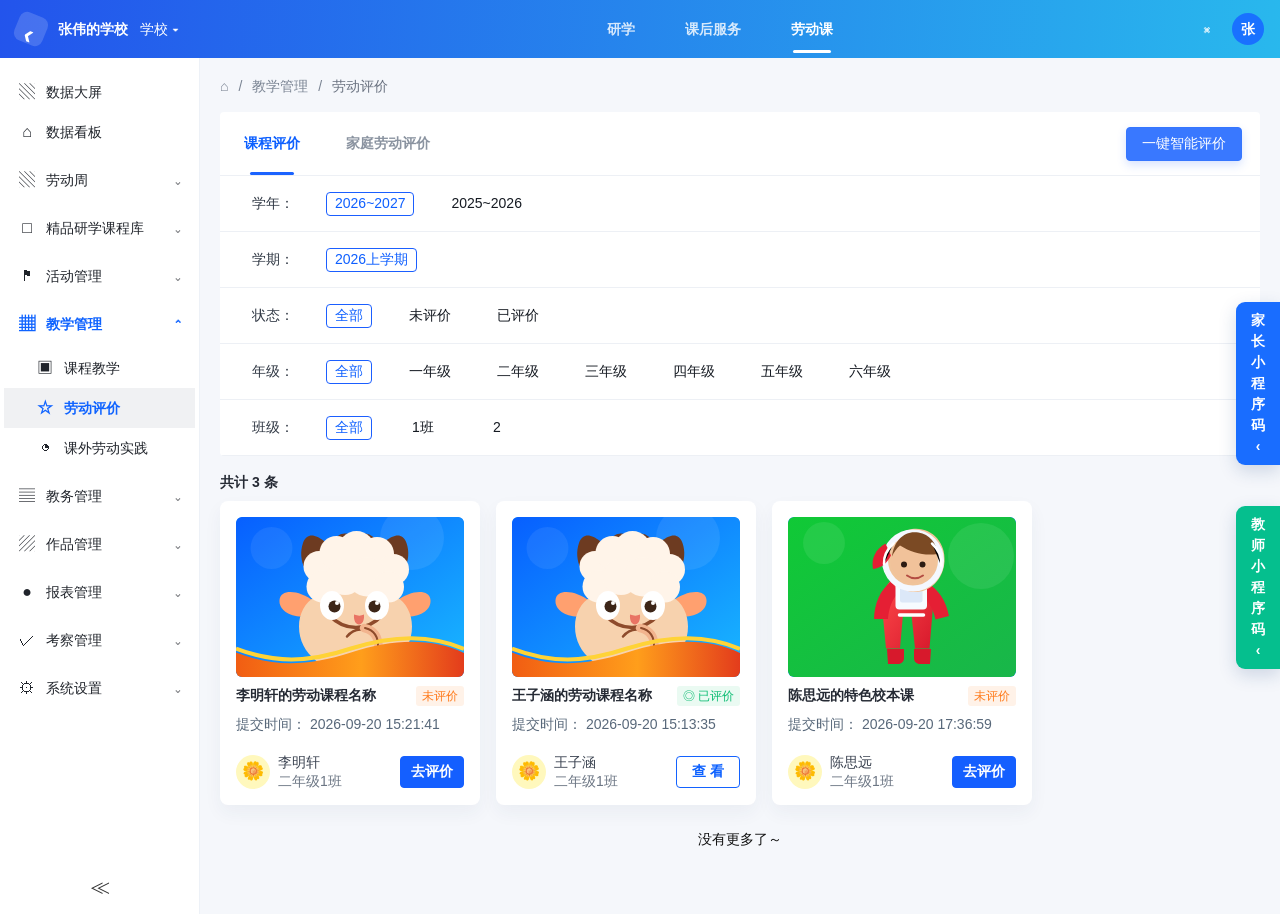
<file: projects/home-labor-evaluation-default-excellent/index.html>
<!doctype html>
<html lang="zh-CN">
  <head>
    <meta charset="UTF-8" />
    <meta name="viewport" content="width=device-width, initial-scale=1.0" />
    <title>劳动课评价管理</title>
    <link rel="stylesheet" href="./styles.css" />
  </head>
  <body>
    <div class="app-shell">
      <header class="topbar">
        <div class="brand">
          <div class="logo-mark" aria-hidden="true">‹</div>
          <strong>张伟的学校</strong>
          <button class="school-switch" type="button">学校 <span>▾</span></button>
        </div>
        <nav class="module-nav" aria-label="顶部模块">
          <button type="button">研学</button>
          <button type="button">课后服务</button>
          <button class="active" type="button">劳动课</button>
        </nav>
        <div class="top-actions">
          <button class="icon-button" type="button" aria-label="全屏">⌘</button>
          <button class="avatar-button" type="button" aria-label="张伟">张</button>
        </div>
      </header>

      <aside class="sidebar" aria-label="主菜单">
        <button class="nav-item" data-page="placeholder" type="button">
          <span class="nav-icon">▧</span><span>数据大屏</span>
        </button>
        <button class="nav-item" data-page="placeholder" type="button">
          <span class="nav-icon">⌂</span><span>数据看板</span>
        </button>

        <section class="nav-group">
          <button class="nav-item group-toggle" type="button">
            <span class="nav-icon">▧</span><span>劳动周</span><span class="chevron">⌄</span>
          </button>
        </section>

        <section class="nav-group">
          <button class="nav-item group-toggle" type="button">
            <span class="nav-icon">□</span><span>精品研学课程库</span><span class="chevron">⌄</span>
          </button>
        </section>

        <section class="nav-group">
          <button class="nav-item group-toggle" type="button">
            <span class="nav-icon">⚑</span><span>活动管理</span><span class="chevron">⌄</span>
          </button>
        </section>

        <section class="nav-group expanded">
          <button class="nav-item group-toggle active-parent" type="button">
            <span class="nav-icon">▦</span><span>教学管理</span><span class="chevron">⌃</span>
          </button>
          <div class="submenu">
            <button class="nav-item child" data-page="course" type="button">
              <span class="nav-icon">▣</span><span>课程教学</span>
            </button>
            <button class="nav-item child selected" data-page="labor" type="button">
              <span class="nav-icon">☆</span><span>劳动评价</span>
            </button>
            <button class="nav-item child" data-page="practice" type="button">
              <span class="nav-icon">◔</span><span>课外劳动实践</span>
            </button>
          </div>
        </section>

        <section class="nav-group">
          <button class="nav-item group-toggle" type="button">
            <span class="nav-icon">▤</span><span>教务管理</span><span class="chevron">⌄</span>
          </button>
        </section>
        <section class="nav-group">
          <button class="nav-item group-toggle" type="button">
            <span class="nav-icon">▨</span><span>作品管理</span><span class="chevron">⌄</span>
          </button>
        </section>
        <section class="nav-group">
          <button class="nav-item group-toggle" type="button">
            <span class="nav-icon">●</span><span>报表管理</span><span class="chevron">⌄</span>
          </button>
        </section>
        <section class="nav-group">
          <button class="nav-item group-toggle" type="button">
            <span class="nav-icon">✓</span><span>考察管理</span><span class="chevron">⌄</span>
          </button>
          <div class="submenu">
            <button class="nav-item child" data-page="inspection" type="button">劳动课考评管理</button>
          </div>
        </section>
        <section class="nav-group">
          <button class="nav-item group-toggle" type="button">
            <span class="nav-icon">⚙</span><span>系统设置</span><span class="chevron">⌄</span>
          </button>
        </section>

        <button class="collapse-button" type="button" aria-label="收起侧边栏">≪</button>
      </aside>

      <main class="main">
        <section class="page labor-page" data-panel="labor">
          <div class="breadcrumb">
            <span>⌂</span><span>/</span><span>教学管理</span><span>/</span><strong>劳动评价</strong>
          </div>

          <section class="filter-panel">
            <div class="tabs">
              <button class="tab active" data-tab="course" type="button">课程评价</button>
              <button class="tab" data-tab="home" type="button">家庭劳动评价</button>
              <button class="primary-action" id="smartEvaluate" type="button">一键智能评价</button>
            </div>

            <div class="filter-row">
              <span class="filter-label">学年：</span>
              <button class="pill active" type="button">2026~2027</button>
              <button class="pill" type="button">2025~2026</button>
            </div>
            <div class="filter-row">
              <span class="filter-label">学期：</span>
              <button class="pill active" type="button">2026上学期</button>
            </div>
            <div class="filter-row">
              <span class="filter-label">状态：</span>
              <button class="pill active" data-filter="all" type="button">全部</button>
              <button class="pill" data-filter="pending" type="button">未评价</button>
              <button class="pill" data-filter="done" type="button">已评价</button>
            </div>
            <div class="filter-row">
              <span class="filter-label">年级：</span>
              <button class="pill active" type="button">全部</button>
              <button class="pill" type="button">一年级</button>
              <button class="pill" type="button">二年级</button>
              <button class="pill" type="button">三年级</button>
              <button class="pill" type="button">四年级</button>
              <button class="pill" type="button">五年级</button>
              <button class="pill" type="button">六年级</button>
            </div>
            <div class="filter-row">
              <span class="filter-label">班级：</span>
              <button class="pill active" type="button">全部</button>
              <button class="pill" type="button">1班</button>
              <button class="pill" type="button">2</button>
            </div>
          </section>

          <div class="result-meta">共计 <strong id="visibleCount">2</strong> 条</div>
          <section class="course-grid" id="courseGrid" aria-label="劳动评价列表"></section>
          <p class="end-text">没有更多了～</p>
        </section>

        <section class="page placeholder-page hidden" data-panel="placeholder">
          <div class="empty-state">
            <h1>原考察管理功能已保留</h1>
            <p>这里保留原有后台菜单和切换入口，当前新增页面位于“教学管理 / 劳动评价”。</p>
          </div>
        </section>
      </main>

      <aside class="floating-help blue">家<br />长<br />小<br />程<br />序<br />码<br />‹</aside>
      <aside class="floating-help green">教<br />师<br />小<br />程<br />序<br />码<br />‹</aside>
    </div>

    <dialog class="rating-dialog" id="ratingDialog">
      <form method="dialog">
        <div class="dialog-head">
          <h2>劳动课程评价</h2>
          <button class="close-button" value="cancel" aria-label="关闭">×</button>
        </div>
        <div class="dialog-body">
          <label>
            <span>评价等级</span>
            <select id="ratingLevel">
              <option selected>优秀</option>
              <option>良好</option>
              <option>合格</option>
              <option>待提升</option>
            </select>
          </label>
          <label>
            <span>评价内容</span>
            <textarea id="ratingComment" rows="4">学生能够主动参与劳动课程，完成度高，过程表现认真，建议继续保持。</textarea>
          </label>
        </div>
        <div class="dialog-actions">
          <button class="ghost-action" value="cancel" type="submit">取消</button>
          <button class="primary-action" id="saveRating" value="default" type="submit">确认评价</button>
        </div>
      </form>
    </dialog>

    <dialog class="smart-dialog" id="smartDialog">
      <form method="dialog">
        <div class="smart-dialog-head">
          <h2>评价完成</h2>
          <div class="smart-dialog-tools">
            <button class="tool-button" type="button" aria-label="全屏">⌘</button>
            <button class="close-button" value="cancel" aria-label="关闭">×</button>
          </div>
        </div>
        <div class="smart-dialog-body">
          <div class="success-mark" aria-hidden="true">✓</div>
          <p class="success-copy">恭喜，评价已完成，是否确认结果?</p>

          <section class="smart-summary">
            <h3>当前评价结果</h3>
            <div class="summary-progress">
              <span>已评价</span>
              <div class="summary-track"><span></span></div>
              <strong id="smartProgressText">1/1</strong>
            </div>
          </section>

          <div class="grade-counts">
            <span>优秀： <strong id="excellentCount">1</strong></span>
            <span>良好： <strong>0</strong></span>
            <span>合格： <strong>0</strong></span>
            <span>不合格： <strong>0</strong></span>
          </div>

          <div class="result-table-wrap">
            <table class="result-table">
              <thead>
                <tr>
                  <th>学生姓名</th>
                  <th>年级班级</th>
                  <th>评价结果</th>
                  <th>成绩</th>
                  <th>操作</th>
                </tr>
              </thead>
              <tbody id="smartResultRows"></tbody>
            </table>
          </div>
        </div>
        <div class="smart-dialog-actions">
          <button class="ghost-action" value="cancel" type="submit">取消</button>
          <button class="primary-action" id="confirmSmartResult" value="default" type="submit">确认结果</button>
        </div>
      </form>
    </dialog>

    <dialog class="start-smart-dialog" id="startSmartDialog">
      <form method="dialog">
        <div class="start-smart-head">
          <h2>一键智能评价</h2>
          <div class="smart-dialog-tools">
            <button class="tool-button" type="button" aria-label="全屏">⌘</button>
            <button class="close-button" value="cancel" aria-label="关闭">×</button>
          </div>
        </div>
        <div class="start-smart-body">
          <p>
            一键智能评价是结合学生课程学习完成度、劳动实践任务完成情况、作业提交完整性、家长评价和同学点赞，进行综合计算对学生进行评价，评价结果最终由您进行最终确定,是否确认开始智能评价?
          </p>
          <section class="pending-task-card">
            <h3>待评价任务</h3>
            <div class="pending-task-row">
              <div class="task-icon" id="pendingTaskIcon" aria-hidden="true">▣</div>
              <span>课程评价条数</span>
              <strong id="pendingTaskCount">1</strong>
            </div>
          </section>
        </div>
        <div class="start-smart-actions">
          <button class="ghost-action" value="cancel" type="submit">取消</button>
          <button class="primary-action" id="startSmartButton" type="button">开始评价</button>
        </div>
      </form>
    </dialog>

    <dialog class="home-processing-dialog" id="homeProcessingDialog">
      <form method="dialog">
        <div class="start-smart-head">
          <h2>评价中</h2>
        </div>
        <div class="home-processing-body">
          <section class="processing-stage" id="processingStage">
            <div class="processing-student-card">
              <div class="processing-avatar" aria-hidden="true">🐱</div>
              <div>
                <strong id="processingStudentName">刘嘉琪</strong>
                <span id="processingClassName">二年级 1班</span>
                <small>◆</small>
              </div>
            </div>

            <section class="indicator-grid" id="indicatorGrid">
              <div class="indicator-item" data-step="0">课程学习情况... <span>正在分析...</span></div>
              <div class="indicator-item" data-step="1">家长评价... <span>正在分析...</span></div>
              <div class="indicator-item" data-step="2">同学点赞... <span>正在分析...</span></div>
              <div class="indicator-item" data-step="3">心得与劳动作业... <span>正在分析...</span></div>
            </section>
          </section>

          <section class="smart-summary processing-summary">
            <h3>当前评价结果</h3>
            <div class="summary-progress">
              <span>已评价</span>
              <div class="summary-track"><span id="processingProgressBar"></span></div>
              <strong id="processingProgressText">0/3</strong>
            </div>
            <div class="grade-counts">
              <span>优秀： <strong id="processingExcellent">0</strong></span>
              <span>良好： <strong>0</strong></span>
              <span>合格： <strong>0</strong></span>
              <span>不合格： <strong>0</strong></span>
            </div>
          </section>
        </div>
        <div class="home-processing-actions">
          <button class="primary-action" id="pauseProcessingButton" type="button">暂停</button>
        </div>
      </form>
    </dialog>

    <dialog class="home-grade-dialog" id="homeGradeDialog">
      <form method="dialog">
        <div class="home-grade-head">
          <h2>修改成绩</h2>
          <div class="smart-dialog-tools">
            <button class="tool-button" type="button" aria-label="全屏">⌘</button>
            <button class="close-button" value="cancel" aria-label="关闭">×</button>
          </div>
        </div>
        <div class="home-grade-body">
          <section class="grade-student-card">
            <div class="grade-student-left">
              <div class="grade-avatar" aria-hidden="true">🦊</div>
              <div>
                <strong id="gradeStudentName">赵一诺</strong>
                <span id="gradeClassName">二年级 1班</span>
                <small>◆</small>
              </div>
            </div>
            <div class="grade-result">智能评价结果： <strong id="gradeSmartResult">优秀</strong></div>
          </section>

          <section class="grade-indicators">
            <div class="indicator-item done">课程学习情况... <span>已完成</span></div>
            <div class="indicator-item done">家长评价... <span>已完成</span></div>
            <div class="indicator-item done">同学点赞... <span>已完成</span></div>
            <div class="indicator-item done">心得与劳动作业... <span>已完成</span></div>
          </section>

          <section class="teacher-evaluation">
            <h3>评价</h3>
            <div class="teacher-score-row">
              <div class="score-label">
                <strong>教师评价学生</strong>
                <span title="提示">?</span>
              </div>
              <div class="stars" aria-label="五星优秀">
                <button class="star active" type="button">★</button>
                <button class="star active" type="button">★</button>
                <button class="star active" type="button">★</button>
                <button class="star active" type="button">★</button>
                <button class="star active" type="button">★</button>
              </div>
            </div>
            <label class="comment-field">
              <span>评语</span>
              <textarea id="homeGradeComment" rows="4">表现很棒，能够积极参与家庭劳动任务，完成质量高，能主动整理劳动过程并保持良好的劳动习惯，希望继续保持。</textarea>
            </label>
          </section>
        </div>
        <div class="home-grade-actions">
          <button class="ghost-action" value="cancel" type="submit">取消</button>
          <button class="primary-action" id="saveHomeGrade" value="default" type="submit">确定修改</button>
        </div>
      </form>
    </dialog>

    <script src="./app.js"></script>
  </body>
</html>
</file>
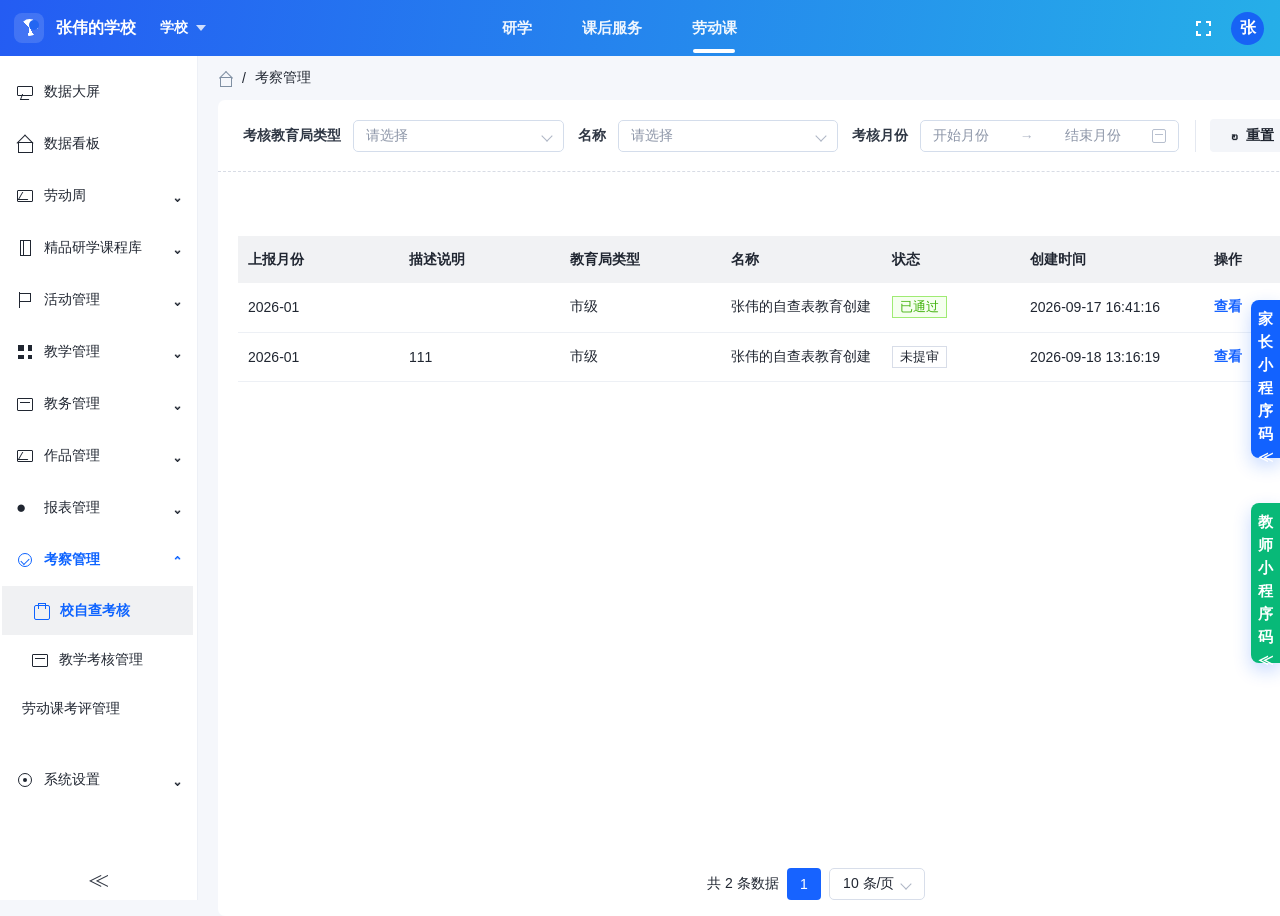
<file: projects/school-self-check-upload-attachment/index.html>
<!doctype html>
<html lang="zh-CN">
  <head>
    <meta charset="UTF-8" />
    <meta name="viewport" content="width=device-width, initial-scale=1.0" />
    <title>校自查考核 - 表单附件上传</title>
    <link rel="stylesheet" href="./styles.css" />
  </head>
  <body>
    <div class="app">
      <header class="topbar">
        <div class="brand">
          <div class="brand-mark" aria-hidden="true"></div>
          <strong>张伟的学校</strong>
        </div>
        <div class="school-switch">学校 <span class="arrow-down"></span></div>
        <nav class="topnav" aria-label="主导航">
          <a href="#">研学</a>
          <a href="#">课后服务</a>
          <a class="active" href="#">劳动课</a>
        </nav>
        <button class="fullscreen" aria-label="全屏">
          <span></span>
        </button>
        <div class="avatar">张</div>
      </header>

      <div class="shell">
        <aside class="sidebar">
          <nav class="side-menu" aria-label="侧边菜单">
            <a class="menu-item" href="#"><span class="icon monitor"></span><span>数据大屏</span></a>
            <a class="menu-item" href="#"><span class="icon home"></span><span>数据看板</span></a>
            <a class="menu-item has-more" href="#"><span class="icon image"></span><span>劳动周</span><b>⌄</b></a>
            <a class="menu-item has-more" href="#"><span class="icon book"></span><span>精品研学课程库</span><b>⌄</b></a>
            <a class="menu-item has-more" href="#"><span class="icon flag"></span><span>活动管理</span><b>⌄</b></a>
            <a class="menu-item has-more" href="#"><span class="icon grid"></span><span>教学管理</span><b>⌄</b></a>
            <a class="menu-item has-more" id="academicMenu" href="#"><span class="icon calendar"></span><span>教务管理</span><b>⌄</b></a>
            <a class="menu-item sub academic-sub hidden" href="#"><span class="icon transfer"></span><span>转校管理</span></a>
            <a class="menu-item sub academic-sub hidden" href="#"><span class="icon card"></span><span>班级管理</span></a>
            <a class="menu-item sub academic-sub hidden" href="#"><span class="icon user"></span><span>学生管理</span></a>
            <a class="menu-item sub academic-sub hidden" href="#"><span class="icon teacher"></span><span>教师管理</span></a>
            <a class="menu-item sub academic-sub hidden" href="#"><span class="icon play"></span><span>开课设置</span></a>
            <a class="menu-item sub academic-sub hidden" id="homeLaborMenu" href="#"><span class="icon doc"></span><span>家庭劳动</span></a>
            <a class="menu-item has-more" href="#"><span class="icon gallery"></span><span>作品管理</span><b>⌄</b></a>
            <a class="menu-item has-more" href="#"><span class="icon apple"></span><span>报表管理</span><b>⌄</b></a>
            <a class="menu-item blue has-more open" id="inspectionRootMenu" href="#"><span class="icon check"></span><span>考察管理</span><b>⌃</b></a>
            <a class="menu-item sub active inspection-sub" id="selfCheckMenu" href="#"><span class="icon inspect"></span><span>校自查考核</span></a>
            <a class="menu-item sub inspection-sub" href="#"><span class="icon calendar"></span><span>教学考核管理</span></a>
            <a class="menu-item sub text-only inspection-sub" href="#">劳动课考评管理</a>
            <a class="menu-item has-more settings" href="#"><span class="icon gear"></span><span>系统设置</span><b>⌄</b></a>
          </nav>
          <button class="sidebar-collapse" aria-label="收起侧边栏">≪</button>
        </aside>

        <main class="main">
          <div class="breadcrumb">
            <span class="crumb-home"></span>
            <span>/</span>
            <button class="crumb-link" id="backToList">考察管理</button>
            <span class="detail-crumb hidden">/</span>
            <strong class="detail-crumb hidden">校自查考核详情</strong>
          </div>

          <section class="page-card list-view" id="listView">
            <div class="filter-bar">
              <label class="filter-field wide">
                <span>考核教育局类型</span>
                <button class="select-btn">请选择<i></i></button>
              </label>
              <label class="filter-field name">
                <span>名称</span>
                <button class="select-btn">请选择<i></i></button>
              </label>
              <label class="filter-field month">
                <span>考核月份</span>
                <button class="date-range"><em>开始月份</em><b>→</b><em>结束月份</em><i></i></button>
              </label>
              <div class="filter-divider"></div>
              <div class="filter-actions">
                <button class="reset-btn"><span class="reset-icon">↻</span>重置</button>
                <button class="query-btn"><span class="search-icon"></span>查询</button>
              </div>
            </div>

            <div class="list-toolbar">
              <button class="create-btn" id="createSelfCheck">创建自查表</button>
            </div>

            <div class="table-wrap">
              <table class="check-table">
                <thead>
                  <tr>
                    <th>上报月份</th>
                    <th>描述说明</th>
                    <th>教育局类型</th>
                    <th>名称</th>
                    <th>状态</th>
                    <th>创建时间</th>
                    <th>操作</th>
                  </tr>
                </thead>
                <tbody id="reportTableBody">
                  <tr id="reportRow">
                    <td>2026-01</td>
                    <td></td>
                    <td>市级</td>
                    <td>张伟的自查表教育创建</td>
                    <td><span class="status-pass">已通过</span></td>
                    <td>2026-09-17 16:41:16</td>
                    <td><button class="link-btn" id="viewReport">查看</button></td>
                  </tr>
                  <tr id="demoPendingRow">
                    <td>2026-01</td>
                    <td>111</td>
                    <td>市级</td>
                    <td>张伟的自查表教育创建</td>
                    <td><span class="status-pending">未提审</span></td>
                    <td>2026-09-18 13:16:19</td>
                    <td>
                      <div class="table-actions">
                        <button class="link-btn created-report-view">查看</button>
                        <button class="link-btn created-report-edit">编辑</button>
                        <button class="link-btn created-report-submit">提交审核</button>
                      </div>
                    </td>
                  </tr>
                </tbody>
              </table>
            </div>

            <div class="pagination">
              <span id="reportTotal">共 2 条数据</span>
              <button class="page-current">1</button>
              <button class="page-size">10 条/页 <i></i></button>
            </div>
          </section>

          <section class="page-card menu-placeholder hidden" id="academicPlaceholder">
            <div class="placeholder-content">
              <h1 id="academicTitle">转校管理</h1>
              <p>当前已切换到教务管理菜单，可继续选择左侧其他子菜单。</p>
            </div>
          </section>

          <section class="page-card home-labor-list hidden" id="homeLaborList">
            <div class="labor-head">
              <h1 id="courseTotal">共计 2 门</h1>
              <button class="create-btn">创建家庭劳动</button>
            </div>

            <div class="course-grid">
              <article class="course-card" id="schoolCourseCard">
                <div class="course-icon"><span></span></div>
                <div class="course-copy">
                  <h2>张伟的家庭劳动课</h2>
                  <p>共计 2 项任务</p>
                </div>
                <div class="course-actions">
                  <button class="view-course" id="viewFirstCourse">查看</button>
                  <button class="course-delete" id="deleteSchoolCourse" aria-label="删除张伟的家庭劳动课">
                    <svg class="trash-icon" xmlns="http://www.w3.org/2000/svg" viewBox="0 0 24 24" aria-hidden="true">
                      <path d="M10 11v6" />
                      <path d="M14 11v6" />
                      <path d="M19 6v14a2 2 0 0 1-2 2H7a2 2 0 0 1-2-2V6" />
                      <path d="M3 6h18" />
                      <path d="M8 6V4a2 2 0 0 1 2-2h4a2 2 0 0 1 2 2v2" />
                    </svg>
                  </button>
                </div>
              </article>

              <article class="course-card">
                <div class="course-icon"><span></span></div>
                <div class="course-copy">
                  <h2>张伟的家庭劳动课运营平台创建</h2>
                  <p>共计 2 项任务</p>
                </div>
                <div class="course-actions">
                  <button class="view-course">查看</button>
                </div>
              </article>
            </div>
          </section>

          <section class="page-card home-labor-detail hidden" id="homeLaborDetail">
            <div class="labor-detail-inner">
              <div class="labor-detail-head">
                <h1>张伟的家庭劳动课</h1>
                <div class="labor-view-actions">
                  <button class="edit-btn" id="editChecklist">编辑清单</button>
                </div>
                <div class="labor-manage-actions hidden">
                  <button class="save-btn">添加</button>
                  <button class="save-btn" id="saveChecklist">保存</button>
                </div>
              </div>

              <div class="task-card" id="taskCard">
                <article class="task-row">
                  <div class="task-visual clean" aria-hidden="true">
                    <span class="broom-handle"></span>
                    <span class="broom-head"></span>
                    <span class="spark s1"></span>
                    <span class="spark s2"></span>
                    <span class="spark s3"></span>
                  </div>
                  <div class="task-copy">
                    <h2>清洁与卫生</h2>
                    <p>任务名称： 张伟的家庭劳动课任务1</p>
                  </div>
                  <div class="target-badge blue">目标<br />次数</div>
                  <div class="target-count"><strong>1</strong><span>次</span></div>
                  <div class="task-actions">
                    <button class="row-edit">编辑</button>
                    <button class="row-delete visible">删除</button>
                  </div>
                </article>

                <article class="task-row">
                  <div class="task-visual storage" aria-hidden="true"><span></span></div>
                  <div class="task-copy">
                    <h2>整理与收纳</h2>
                    <p>任务名称： 张伟的家庭劳动课任务2</p>
                  </div>
                  <div class="target-badge red">目标<br />次数</div>
                  <div class="target-count"><strong>1</strong><span>次</span></div>
                  <div class="task-actions">
                    <button class="row-edit">编辑</button>
                    <button class="row-delete visible">删除</button>
                  </div>
                </article>
              </div>
            </div>
          </section>

          <section class="create-check-page hidden" id="createCheckView">
            <div class="create-form">
              <label class="create-row required">
                <span>月份</span>
                <div class="create-control month-control">
                  <input id="createMonth" value="2026-01" />
                  <i></i>
                </div>
              </label>

              <label class="create-row textarea-row">
                <span>描述说明</span>
                <textarea id="createDescription" placeholder="请输入描述说明"></textarea>
              </label>

              <label class="create-row required">
                <span>上报教育局类型</span>
                <button class="create-select" id="createBureauType">市级<i></i></button>
              </label>

              <label class="create-row required">
                <span>选择模板</span>
                <button class="create-select focused" id="createTemplate">张伟的自查表教育创建<i></i></button>
              </label>
            </div>

            <h1 class="create-title">张伟的自查表教育创建</h1>

            <table class="create-table">
              <thead>
                <tr>
                  <th>序号</th>
                  <th>检查项目</th>
                  <th>检查内容</th>
                  <th>检查指标</th>
                  <th>检查结果</th>
                  <th>下一步整改措施<br />（未完成的填写）</th>
                </tr>
              </thead>
              <tbody>
                <tr>
                  <td>1</td>
                  <td>我是标题</td>
                  <td>我是标题</td>
                  <td>我是标题</td>
                  <td><label class="radio-line"><span></span><input id="createCheckResult" value="我是标题" /></label></td>
                  <td><input id="createRectification" placeholder="请输入" /></td>
                </tr>
              </tbody>
            </table>

            <div class="upload-actions">
              <button class="upload-btn" id="createUploadAttachment">
                <svg class="btn-icon" xmlns="http://www.w3.org/2000/svg" viewBox="0 0 24 24" aria-hidden="true">
                  <path d="M12 3v12" />
                  <path d="m17 8-5-5-5 5" />
                  <path d="M21 15v4a2 2 0 0 1-2 2H5a2 2 0 0 1-2-2v-4" />
                </svg>
                <span>上传附件</span>
              </button>
              <input class="file-input" id="createUploadInput" type="file" accept="image/*,application/pdf" multiple />
            </div>

            <div class="create-attachments hidden" id="createAttachmentPanel">
              <div class="section-title">
                <h2>附件材料</h2>
                <span id="createAttachmentCount">共 0 个</span>
              </div>
              <div class="attachment-list" id="createAttachmentList"></div>
            </div>

            <div class="create-actions">
              <button class="self-note-btn" id="selfNoteToggle">自查说明</button>
            </div>

            <div class="self-note-editor hidden" id="selfNoteEditor">
              <div class="self-note-label">自查说明</div>
              <div class="editor-shell">
                <div class="editor-menubar">
                  <span>文件</span>
                  <span>编辑</span>
                  <span>插入</span>
                  <span>视图</span>
                  <span>格式</span>
                  <button>上传资源</button>
                </div>
                <div class="editor-toolbar">
                  <button>12pt⌄</button>
                  <button>☰</button>
                  <button>⌕</button>
                  <button>B</button>
                  <button><i>I</i></button>
                  <button>U</button>
                  <button>S</button>
                  <button>≡</button>
                  <button>☷</button>
                  <button>☰</button>
                  <button>“”</button>
                  <button>↶</button>
                  <button>↷</button>
                  <button>Tₓ</button>
                  <button>x₂</button>
                  <button>x²</button>
                  <button>&lt;&gt;</button>
                  <button>{}</button>
                </div>
                <div class="editor-toolbar second">
                  <button>—</button>
                  <button>☷</button>
                  <button>☑</button>
                  <button>🔗</button>
                  <button>◉</button>
                  <button>▮</button>
                  <button>▣</button>
                  <button>◷</button>
                  <button>▶</button>
                  <button>A</button>
                  <button>▰</button>
                  <button>⌁</button>
                  <button>⛶</button>
                </div>
                <textarea id="createSelfNoteText" aria-label="自查说明内容"></textarea>
                <div class="editor-footer"><span>P</span><span>0 字</span></div>
              </div>
              <button class="delete-note-btn" id="deleteSelfNote">删除</button>
            </div>

            <div class="submit-actions">
              <button class="back-btn" id="cancelCreate">返回</button>
              <button class="submit-btn" id="submitCreate">提交</button>
            </div>
          </section>

          <section class="page-card detail-view hidden" id="detailView">
            <div class="readonly-summary">
              <div><strong>月份</strong><span id="detailMonth">2026-01</span></div>
              <div><strong>描述说明</strong><span id="detailDescription">--</span></div>
              <div><strong>上报教育局类型</strong><span id="detailBureauType">市级</span></div>
              <div><strong>模板</strong><span id="detailTemplate">张伟的自查表教育创建</span></div>
            </div>

            <h1 class="readonly-title" id="detailTitle">张伟的自查表教育创建</h1>

            <table class="readonly-table">
              <thead>
                <tr>
                  <th>序号</th>
                  <th>检查项目</th>
                  <th>检查内容</th>
                  <th>检查指标</th>
                  <th>检查结果</th>
                  <th>下一步整改措施<br />（未完成的填写）</th>
                </tr>
              </thead>
              <tbody>
                <tr>
                  <td>1</td>
                  <td>我是标题</td>
                  <td>我是标题</td>
                  <td>我是标题</td>
                  <td id="detailCheckResult">我是标题</td>
                  <td id="detailRectification">--</td>
                </tr>
              </tbody>
            </table>

            <div class="readonly-row" id="detailSelfNoteRow"><strong>自查说明1：</strong><span id="detailSelfNote">--</span></div>
            <div class="readonly-row" id="detailReviewRow"><strong>审核结果：</strong><span>已通过</span></div>

            <div class="readonly-attachments hidden" id="detailAttachmentPanel">
              <div class="section-title">
                <h2>附件材料</h2>
                <span id="attachmentCount">共 0 个</span>
              </div>
              <div class="attachment-list" id="attachmentList"></div>
            </div>
          </section>
        </main>
      </div>

      <div class="float-tab parent-code">家<br />长<br />小<br />程<br />序<br />码<br />≪</div>
      <div class="float-tab teacher-code">教<br />师<br />小<br />程<br />序<br />码<br />≪</div>

      <div class="modal-mask hidden" id="deleteModal" role="dialog" aria-modal="true" aria-labelledby="deleteTitle">
        <div class="confirm-modal">
          <div class="confirm-icon">!</div>
          <div class="confirm-content">
            <h2 id="deleteTitle">确认删除附件？</h2>
            <p id="deleteMessage">删除后该附件将从校自查考核表单中移除。</p>
          </div>
          <div class="confirm-actions">
            <button class="cancel-btn" id="cancelDelete">取消</button>
            <button class="danger-btn" id="confirmDelete">确认删除</button>
          </div>
        </div>
      </div>

      <div class="preview-mask hidden" id="previewModal" role="dialog" aria-modal="true" aria-labelledby="previewTitle">
        <button class="preview-close" id="closePreview" aria-label="关闭预览">×</button>
        <h2 class="visually-hidden" id="previewTitle">附件预览</h2>
        <div class="preview-body" id="previewBody"></div>
        <div class="preview-tools" aria-hidden="true">
          <span>⌕</span>
          <span>⊕</span>
          <span>▣</span>
          <span>90°</span>
          <span>90°</span>
        </div>
      </div>
    </div>
    <script src="./script.js"></script>
  </body>
</html>
</file>
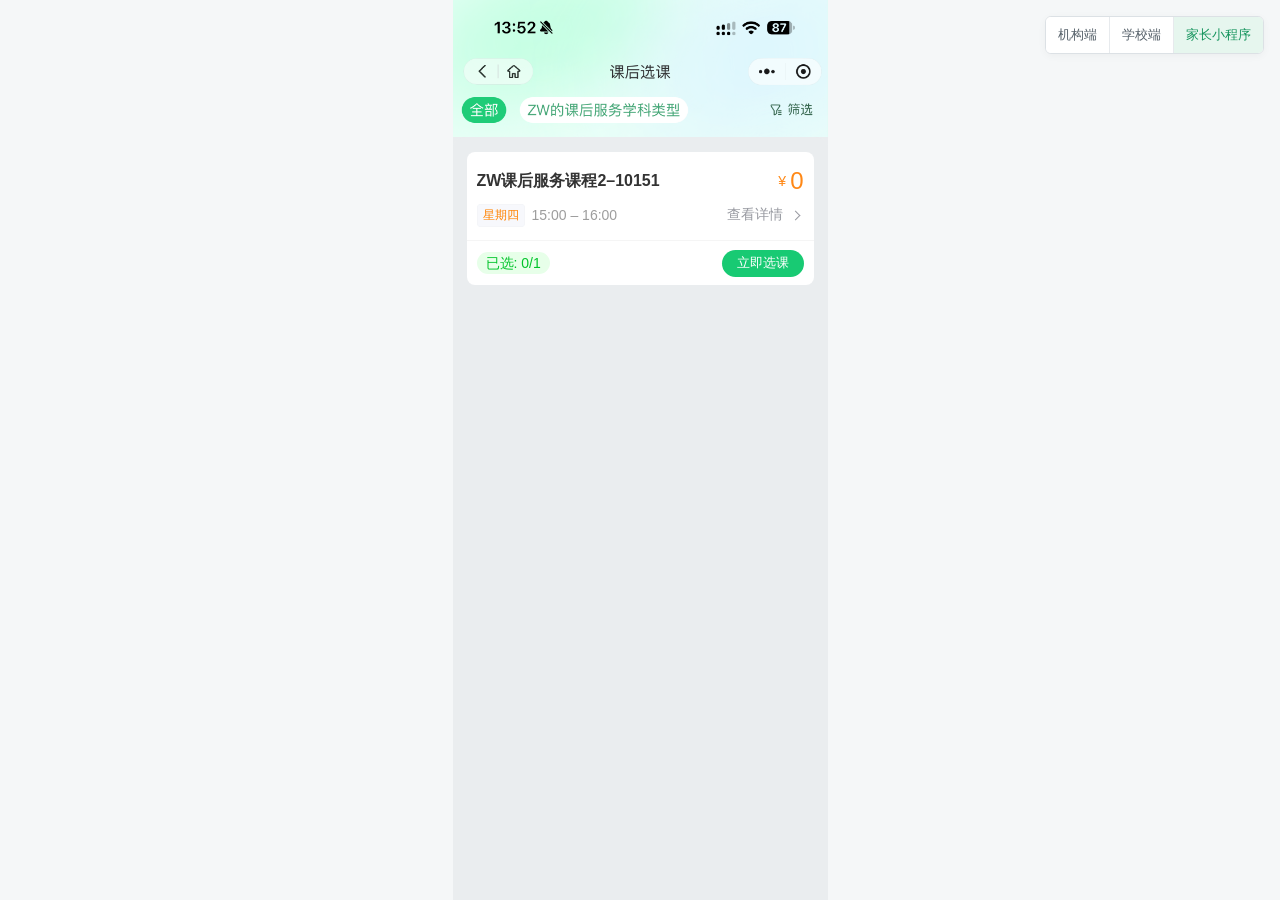
<file: projects/XXX/index.html>
<!doctype html>
<html lang="zh-CN">
<head>
<meta charset="UTF-8">
<meta name="viewport" content="width=device-width,initial-scale=1">
<title>课后选课</title>
<link rel="stylesheet" href="style.css?v=5">
<link rel="stylesheet" href="institution.css?v=7">
<link rel="stylesheet" href="school.css?v=9">
<link rel="stylesheet" href="course-students.css?v=9">
<link rel="stylesheet" href="overview.css?v=12">
</head>
<body>
<nav class="demo-switch" aria-label="演示端切换">
  <button type="button" data-view="institution" aria-pressed="false">机构端</button>
  <button type="button" data-view="school" aria-pressed="false">学校端</button>
  <button type="button" data-view="parent" aria-pressed="true">家长小程序</button>
</nav>
<section id="institution" class="institution" hidden>
  <header class="org-topbar"><div class="org-account"><span class="org-logo">课</span><strong>张伟的机构</strong><span class="org-divider"></span><span>机构⌄</span></div><nav class="org-product"><button>研学</button><button class="active">课后服务</button></nav><div class="org-tools"><span class="notification" title="通知">♧<b>2</b></span><button title="全屏" id="org-fullscreen">⛶</button><span class="org-avatar">张</span></div></header>
  <aside class="org-sidebar"><nav id="org-menu"></nav><button class="org-collapse" title="收起菜单">«</button></aside>
  <main class="org-main"><div class="org-breadcrumb"><span>⌂</span><span>/</span>学校排课明细</div>
    <section class="org-workspace">
      <form id="org-filters" class="org-filters">
        <div class="org-filter-grid">
          <label>学年<select name="year"><option>2026~2027学年</option><option>2025~2026学年</option></select></label>
          <label>学期<select name="term"><option>上学期</option><option>下学期</option></select></label>
          <label>课程名称<select name="course"><option value="">请选择</option><option>ZW课后服务课程2</option></select></label>
          <label>教学班<select name="class"><option value="">请选择</option><option>一年级</option><option>二年级</option><option>三年级</option></select></label>
          <label>区域<select name="region"><option value="">请选择</option><option>驻马店市</option></select></label>
          <label>学校<select name="school"><option value="">请选择</option><option>演示学校</option></select></label>
          <label class="org-extra" hidden>物料类型<select name="material"><option value="">请选择</option><option>无物料</option></select></label>
        </div>
        <div class="org-filter-actions"><button type="submit" class="org-primary">⌕&nbsp; 查询</button><button type="button" id="org-expand" class="org-link">展开⌄</button></div>
      </form>
      <div class="org-table-actions"><button id="org-export" class="org-primary">↥&nbsp; 导出</button></div>
      <div class="org-table-wrap"><table class="org-table"><colgroup><col style="width:48px"><col><col><col><col><col><col><col style="width:120px"></colgroup><thead><tr><th>序号</th><th>课程名称</th><th>适用年级</th><th>课时数</th><th>总价(元)</th><th>物料类型</th><th>物料</th><th>操作</th></tr></thead><tbody id="org-rows"></tbody></table></div>
      <footer class="org-pagination"><span id="org-total">共 9 条数据</span><button aria-current="page">1</button><select aria-label="每页条数"><option>10 条/页</option><option>20 条/页</option></select></footer>
    </section>
  </main><button class="org-qr" title="机构小程序码">机构小程序码<br>«</button>
</section>
<section id="admin" class="admin" hidden>
  <header class="admin-header"><strong id="admin-brand">机构端</strong><span>课后服务管理平台</span></header>
  <div class="admin-layout"><aside class="admin-sidebar"><span class="sidebar-active">报名管理</span></aside>
  <section class="admin-content"><div class="admin-heading"><h1>课程报名管理</h1><span id="admin-total">共 0 条报名记录</span></div>
    <div class="admin-toolbar"><label for="registration-search">课程名称</label><input id="registration-search" type="search" placeholder="输入课程名称搜索"></div>
    <div class="table-scroll"><table><thead><tr><th>课程名称</th><th>上课时间</th><th>身份证号码</th><th>报名状态</th><th>费用</th></tr></thead><tbody id="registration-rows"><tr><td colspan="5" class="empty-state">暂无报名记录</td></tr></tbody></table></div>
  </section></div>
</section>
<section id="school" class="institution school" hidden>
  <header class="org-topbar"><div class="org-account"><span class="org-logo school-logo">◔</span><strong>张伟的学校</strong><span class="org-divider"></span><span>学校⌄</span></div><nav class="org-product"><button>研学</button><button class="active">课后服务</button><button>劳动课</button></nav><div class="org-tools"><span title="通知">♧</span><button class="school-fullscreen" title="全屏">⛶</button><span class="org-avatar">张</span></div></header>
  <aside class="org-sidebar"><nav id="school-menu"></nav><button class="org-collapse school-collapse" title="收起菜单">«</button></aside>
  <main class="org-main"><div class="org-breadcrumb"><span>⌂</span><span>/</span>选课管理</div><section class="org-workspace">
    <form id="school-filters" class="org-filters"><div class="org-filter-grid">
      <label>学年<select name="year"><option>2026~2027</option><option>2025~2026</option></select></label>
      <label>学期<select name="term"><option>上学期</option><option>下学期</option></select></label>
      <label>状态<select name="status"><option value="">请选择</option><option>已结束</option><option>已启用</option><option>已停用</option></select></label>
      <label>方案名称<input name="name" placeholder="输入方案名称搜索"></label>
    </div><div class="org-filter-actions"><button class="org-primary" type="submit">⌕&nbsp; 查询</button><button class="school-reset" type="reset">⟳&nbsp; 重置</button></div></form>
    <div class="school-table-actions"><strong id="school-count">共 8 个方案</strong><button id="school-create" class="org-primary">＋ 创建选课方案</button></div>
    <div class="org-table-wrap school-table-wrap"><table class="org-table school-table"><colgroup><col style="width:55px"><col style="width:14%"><col style="width:17.5%"><col style="width:17.5%"><col style="width:12.5%"><col style="width:90px"><col style="width:13%"><col style="width:235px"></colgroup><thead><tr><th>序号</th><th>方案名称</th><th>预览时间</th><th>选课时间</th><th>开课周期</th><th>状态</th><th>适用年级</th><th>操作</th></tr></thead><tbody id="school-rows"></tbody></table></div>
    <footer class="org-pagination"><span id="school-total">共 8 条数据</span><button aria-current="page">1</button><select aria-label="方案每页条数"><option>10 条/页</option><option>20 条/页</option></select></footer>
  </section></main><button class="org-qr school-parent-qr" title="家长小程序码">家长小程序码<br>«</button><button class="org-qr school-teacher-qr" title="教师小程序码">教师小程序码<br>«</button>
</section>
<main class="phone">
  <header class="header" aria-label="课后选课">
    <img src="reference.PNG" alt="13:52，课后选课，全部，ZW的课后服务学科类型">
    <button class="hotspot back" aria-label="返回" title="返回"></button>
    <button class="hotspot home" aria-label="首页" title="首页"></button>
    <button class="hotspot all" aria-label="全部课程" title="全部课程"></button>
    <button class="hotspot category" aria-label="ZW的课后服务学科类型" title="ZW的课后服务学科类型"></button>
    <button class="hotspot filter" aria-label="筛选" title="筛选"></button>
  </header>
  <section class="content" aria-label="课程列表">
    <article class="course">
      <div class="course-body">
        <div class="title-row"><h1>ZW课后服务课程2–10151</h1><span class="price"><small>¥</small>0</span></div>
        <div class="schedule"><span class="day">星期四</span><span class="time">15:00 – 16:00</span><button class="details">查看详情 <span class="chevron"></span></button></div>
      </div>
      <footer class="course-footer"><span class="count">已选: <span id="count">0</span>/1</span><button class="select">立即选课</button></footer>
    </article>
  </section>
</main>
<dialog id="details"><form method="dialog"><h2>课程详情</h2><p>ZW课后服务课程2–10151</p><dl><dt>学科类型</dt><dd>ZW的课后服务学科类型</dd><dt>上课时间</dt><dd>星期四 15:00 – 16:00</dd><dt>课程费用</dt><dd>¥0</dd></dl><button class="confirm">关闭</button></form></dialog>
<dialog id="filter"><form method="dialog"><h2>筛选</h2><label>上课日期<select id="weekday"><option value="all">全部</option><option value="thu">星期四</option><option value="other">其他日期</option></select></label><div class="actions"><button id="reset" type="button">重置</button><button class="confirm">确定</button></div></form></dialog>
<dialog id="enrollment" class="enrollment" aria-labelledby="enrollment-title">
  <form id="enrollment-form" novalidate>
    <h2 id="enrollment-title">已选课程</h2>
    <button type="button" class="modal-close" aria-label="关闭" title="关闭">×</button>
    <div class="selected-course"><span class="course-dot" aria-hidden="true"></span><div><h3>ZW课后服务课程2–10151</h3><p>每周星期四课后第三节(15:00–16:00)</p></div></div>
    <div class="identity-field">
      <label for="identity-number"><span><span class="required">*</span> 身份证号码</span></label>
      <input id="identity-number" name="identityNumber" type="text" required maxlength="18" autocomplete="off" autocapitalize="characters" spellcheck="false" placeholder="请输入身份证号码" aria-describedby="identity-error">
      <p id="identity-error" class="field-error" aria-live="polite"></p>
    </div>
    <p class="enrollment-question">是否确认选择以上课程?</p>
    <div class="enrollment-actions"><button type="button" class="enrollment-cancel">取消</button><button type="submit" class="enrollment-submit">确认支付</button></div>
  </form>
</dialog>
<div id="success-toast" class="success-toast" role="status" aria-live="polite" hidden>报名成功</div>
<dialog id="org-students" class="org-students" aria-labelledby="student-title">
  <header class="student-header"><h2 id="student-title">学生明细</h2><div><button type="button" id="student-maximize" title="放大" aria-label="放大弹窗">⛶</button><button type="button" id="student-close" title="关闭" aria-label="关闭弹窗">×</button></div></header>
  <div class="student-body">
    <section class="student-summary"><strong>选课方案1015导入学生</strong><div class="student-summary-grid"><span><em>教育局名称</em>张伟的教育局</span><span><em>学校名称</em>张伟的学校</span><span><em>课程名称</em>ZW课后服务课程2</span><span><em>教学班</em>1015</span><span><em>归属方案</em>选课方案1015导入学生</span><span><em>归属学年学期</em>2026~2027上学期</span></div></section>
    <div class="student-toolbar"><button type="button" id="student-export" class="org-primary">↥&nbsp; 导出</button></div>
    <div class="student-table-scroll"><table class="student-table"><colgroup><col style="width:48px"><col style="width:125px"><col style="width:185px"><col><col><col style="width:150px"><col style="width:180px"></colgroup><thead><tr><th>序号</th><th>学生姓名</th><th>身份证号码</th><th>所属年级</th><th>所属班级</th><th>家长手机</th><th>报名时间</th></tr></thead><tbody id="org-student-rows"></tbody></table></div>
    <footer class="org-pagination student-pagination"><span>共 1 条数据</span><button aria-current="page">1</button><select aria-label="学生每页条数"><option>10 条/页</option><option>20 条/页</option></select></footer>
  </div>
</dialog>
<dialog id="school-plan-dialog" class="school-plan-dialog"><h2 id="school-plan-title">方案详情</h2><div id="school-plan-info"></div><form method="dialog"><button class="confirm">关闭</button></form></dialog>
<dialog id="school-create-dialog" class="school-plan-dialog"><form id="school-create-form"><h2>创建选课方案</h2><label>方案名称<input name="name" required placeholder="请输入方案名称" maxlength="60"></label><div class="actions"><button type="button" id="school-create-cancel">取消</button><button class="confirm" type="submit">创建</button></div></form></dialog>
<script src="school-results.js?v=9"></script>
<script src="school.js?v=8"></script>
<script src="overview.js?v=12"></script>
<script src="app.js?v=10"></script>
</body>
</html>
</file>
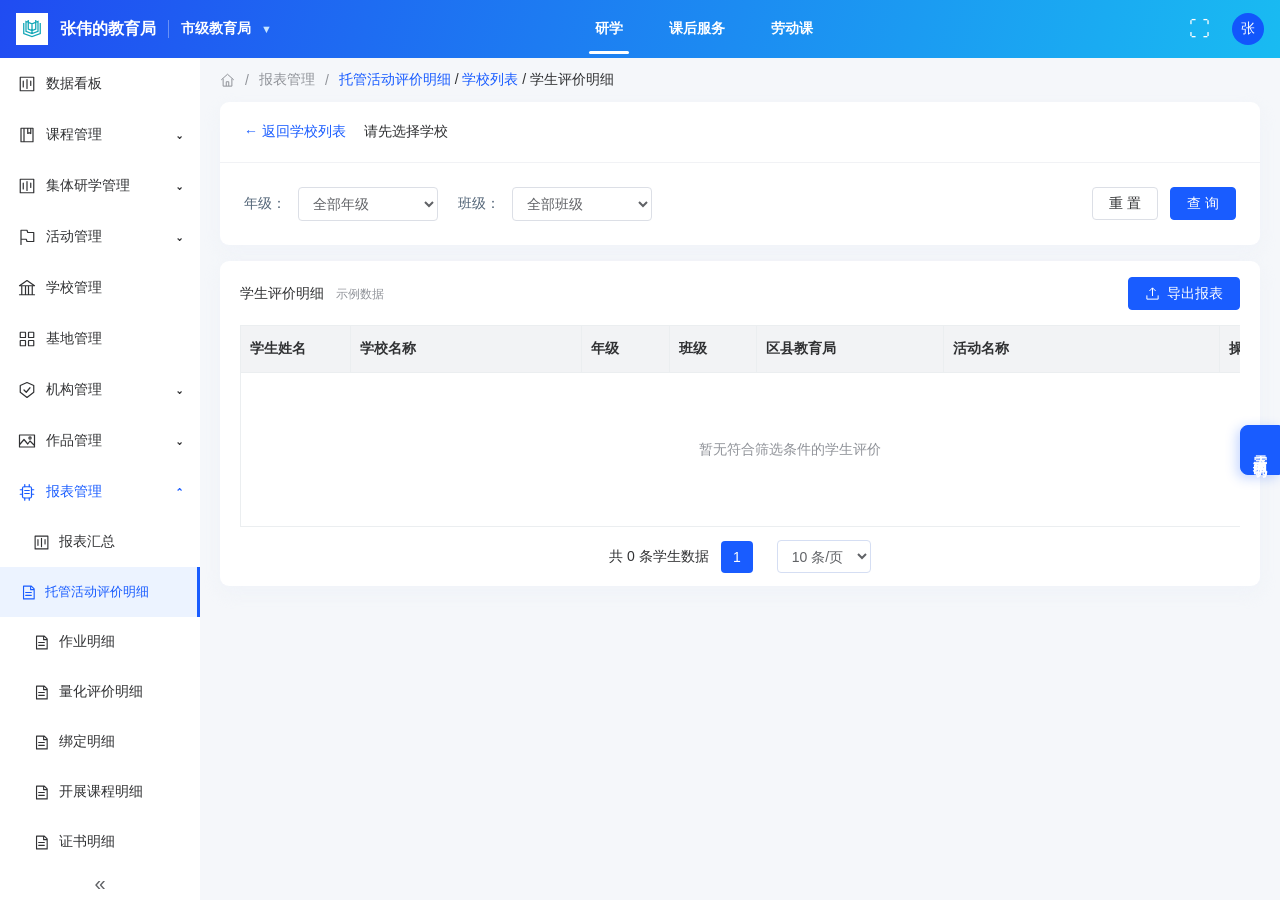
<file: projects/custody-activity-evaluation/detail.html>
<!doctype html>
<html lang="zh-CN">
<head>
<meta charset="UTF-8"><meta name="viewport" content="width=device-width,initial-scale=1">
<title>托管活动评价明细 · 教育局管理平台</title>
<style>
*{box-sizing:border-box}body{margin:0;color:#303133;background:#f5f7fa;font:14px Arial,"Microsoft YaHei","PingFang SC",sans-serif}button,input,select{font:inherit}button{cursor:pointer}header{height:58px;background:linear-gradient(105deg,#204cf2,#19bbf2);display:flex;align-items:center;color:white;padding:0 16px;position:fixed;z-index:5;inset:0 0 auto}.brand{display:flex;align-items:center;gap:12px;font-size:16px;font-weight:600}.logo{background:white;width:32px;height:32px;color:#13a7b7;display:grid;place-items:center}.logo svg{width:24px;height:24px}.level{border-left:1px solid #ffffff55;padding-left:12px;font-size:14px}.triangle{font-size:11px;color:#c6e5ff;padding-left:6px}.top-tabs{position:absolute;left:46%;height:100%;display:flex;gap:34px;align-items:center}.top-tab{position:relative;color:white;border:0;background:none;padding:0 6px;height:100%;font-weight:600}.top-tab.active:after{content:"";position:absolute;bottom:4px;left:0;right:0;height:3px;background:white;border-radius:2px}.account{margin-left:auto;display:flex;gap:22px;align-items:center}.avatar{height:32px;width:32px;background:#1256fc;border-radius:50%;display:grid;place-items:center}aside{position:fixed;top:58px;bottom:0;left:0;width:200px;background:white;display:flex;flex-direction:column}.menu-scroll{overflow:auto;flex:1;padding-bottom:10px}.menu{width:100%;border:0;background:white;text-align:left;height:51px;padding:0 18px;display:flex;align-items:center;gap:10px;white-space:nowrap;color:#303133}.menu svg{height:18px;width:18px;flex-shrink:0}.chevron{margin-left:auto;font-size:12px}.menu.parent{color:#195cff}.submenu .menu{padding-left:33px;font-size:14px;height:50px;gap:9px}.submenu .menu svg{width:17px;height:17px}.submenu .menu.new-item{padding-left:20px;font-size:13px;gap:8px}.menu.active{background:#ecf3ff;color:#195cff;border-right:3px solid #195cff}.menu:hover{background:#f0f5ff}.collapse{height:34px;background:white;border:0;font-size:20px;color:#606266}.hidden{display:none!important}main{margin:58px 0 0 200px;padding:0 20px 30px;min-height:calc(100vh - 58px)}.breadcrumb{height:44px;display:flex;align-items:center;gap:10px;color:#909399}.breadcrumb svg{height:15px;width:15px}.breadcrumb .current{color:#303133}.panel{background:white;border-radius:9px;box-shadow:0 7px 18px #e8eef766;margin-bottom:16px}.filter-top{height:61px;border-bottom:1px solid #f1f2f5;padding:0 24px;display:flex;align-items:center;gap:30px}.filter-title{font-weight:500}.subtle{color:#909399;font-size:13px}.search{margin-left:auto;width:246px;height:33px;border:1px solid #d5def3;border-radius:5px;display:flex;align-items:center;gap:6px;padding:0 10px;color:#8d9aad}.search svg{height:14px;width:14px}.search input{width:100%;border:0;outline:none;color:#606266}.search input::placeholder{color:#8994a7}.filter-body{padding:0 24px}.filter-row{height:56px;display:flex;align-items:center;border-bottom:1px dashed #f0f1f4;gap:24px}.filter-label{width:72px;text-align:right;color:#526477}.choice{border:1px solid transparent;background:white;padding:3px 8px;border-radius:3px;color:#303133;line-height:18px}.choice.selected{border-color:#5e6cff;color:#5264ff}.expand{margin-left:auto;color:#195cff;border:0;background:none}.actions{height:58px;display:flex;align-items:center;justify-content:flex-end;gap:16px}.btn{height:33px;padding:0 16px;border:1px solid #dcdfe6;border-radius:4px;background:white;color:#303133}.btn.primary{background:#195cff;border-color:#195cff;color:white}.btn:disabled{opacity:.48;cursor:not-allowed}.list-panel{padding:16px 20px 0;min-height:310px}.toolbar{height:48px;display:flex;align-items:flex-start;justify-content:space-between}.toolbar-title{line-height:32px;font-weight:500}.export{display:flex;align-items:center;gap:7px}.export svg{width:15px;height:15px}table{width:100%;border-collapse:collapse;font-size:14px}th,td{border:1px solid #ebeef0;text-align:left;padding:14px 9px;height:47px}th{background:#f2f3f5;font-weight:600}.structure-table th{height:48px}.empty-cell{height:154px;text-align:center;color:#909399}.empty{display:flex;flex-direction:column;align-items:center;gap:10px}.empty svg{height:42px;width:52px;color:#c3cbd8}.empty small{color:#b0b6c0;font-size:12px}.pagination{height:59px;display:flex;justify-content:center;align-items:center;gap:12px}.page{border:0;border-radius:4px;height:32px;min-width:32px;background:#195cff;color:white}.page-size{margin-left:12px;border:1px solid #d5def3;background:white;height:33px;border-radius:4px;padding:0 10px;color:#606266}.toast{position:fixed;top:76px;left:50%;transform:translateX(-50%);background:white;border:1px solid #dce8ff;box-shadow:0 5px 20px #0001;padding:12px 24px;border-radius:5px;z-index:8;color:#526477}.placeholder-row{height:56px;color:#a5adba;display:flex;align-items:center;padding-left:96px;border-bottom:1px dashed #f0f1f4}body.compact aside{width:64px}body.compact aside .menu span,body.compact .submenu,body.compact .chevron{display:none}body.compact main{margin-left:64px}body.compact .menu{justify-content:center;padding:0}@media(max-width:1000px){.top-tabs{left:49%;gap:14px}.level{display:none}main{min-width:760px}.brand{font-size:14px}.subtle{font-size:12px}}button:focus-visible{outline:2px solid #72a1ff;outline-offset:3px}

.activity-filters{display:flex;flex-wrap:wrap;align-items:center;gap:24px 32px;padding:24px 0;border-bottom:1px dashed #f0f1f4}.field{display:flex;align-items:center;gap:12px}.field>span{color:#526477;white-space:nowrap}.field input{width:220px;height:34px;padding:0 11px;color:#303133;border:1px solid #dcdfe6;border-radius:4px;background:white;outline:none}.field input:focus{border-color:#195cff}.field input::placeholder{color:#a8abb2}.date-range{display:flex;align-items:center;gap:10px}.date-range input{width:155px}.date-range em{font-style:normal;color:#909399}.link-btn{border:0;background:none;padding:0;color:#195cff}.demo-tag{font-size:12px;color:#909399;margin-left:12px;font-weight:400}.structure-table th:first-child{width:40%}.structure-table th:last-child{width:140px}dialog{border:0;border-radius:8px;padding:0;width:560px;max-width:90vw;box-shadow:0 14px 50px #0003;color:#303133}dialog::backdrop{background:#0006}.dialog-head{padding:20px 24px;border-bottom:1px solid #ebeef0;display:flex;align-items:center;justify-content:space-between;font-size:16px}.dialog-close{border:0;background:none;color:#909399;font-size:24px}.dialog-body{padding:24px}.detail-grid{display:grid;grid-template-columns:140px 1fr;gap:20px 12px;margin:0}.detail-grid dt{color:#909399}.detail-grid dd{margin:0}.detail-placeholder{margin-top:24px;padding:24px;text-align:center;background:#f5f7fa;color:#909399;border-radius:4px}.dialog-foot{padding:0 24px 20px;text-align:right}.field input.invalid{border-color:#f56c6c}

.field select{width:180px;height:34px;padding:0 10px;border:1px solid #dcdfe6;border-radius:4px;color:#606266;background:white}.detail-table{min-width:850px}.detail-table td{padding:12px 16px}.detail-table .person{vertical-align:top;padding-top:18px}.indicator{display:flex;align-items:center;gap:10px;min-height:25px;padding-left:calc(var(--depth)*26px)}.level-badge{font-size:12px;color:#8b98ad;background:#f3f5f8;border-radius:3px;padding:2px 6px;white-space:nowrap}.indicator-root{font-weight:600}.stars{display:inline-flex;gap:5px;font-size:23px;color:#dcdfe6;line-height:24px;white-space:nowrap}.stars .filled{color:#ffb325}.rating-label{margin-left:12px;color:#909399;font-size:12px}.detail-context{display:flex;gap:18px;align-items:center}.back-link{color:#195cff;text-decoration:none;font-size:14px}.detail-table th:nth-child(1){width:14%}.detail-table th:nth-child(2){width:24%}.detail-table th:nth-child(3){width:38%}
.detail-table{min-width:1100px}.detail-table th:nth-child(1){width:10%}.detail-table th:nth-child(2){width:20%}.detail-table th:nth-child(3){width:28%}.detail-table th:nth-child(4){width:210px}.comment-cell{min-width:200px;line-height:1.7;overflow-wrap:anywhere}
.detail-table{min-width:1400px}.detail-table th:nth-child(1){width:8%}.detail-table th:nth-child(2){width:17%}.detail-table th:nth-child(3){width:18%}.detail-table th:nth-child(4){width:24%}.detail-table th:nth-child(5){width:210px}.detail-table th:nth-child(6){width:18%}
.rating-caption{display:block;color:#909399;font-size:12px;margin-bottom:5px}.rating-line{display:flex;align-items:center;white-space:nowrap}.rating-label{margin-left:8px}.detail-table{min-width:1650px;table-layout:fixed}.detail-table th:nth-child(1){width:90px}.detail-table th:nth-child(2){width:85px}.detail-table th:nth-child(3){width:75px}.detail-table th:nth-child(4){width:200px}.detail-table th:nth-child(5){width:210px}.detail-table th:nth-child(6){width:270px}.detail-table th:nth-child(7){width:230px}.detail-table th:nth-child(8){width:250px}
.student-table{min-width:900px}.student-table th:nth-child(1){width:12%}.student-table th:nth-child(2){width:24%}.student-table th:nth-child(3),.student-table th:nth-child(4){width:10%}.student-table th:last-child{width:120px}#evaluation-dialog{width:800px;max-height:90vh;overflow:hidden}#evaluation-dialog[open]{display:flex;flex-direction:column}#evaluation-dialog .dialog-head,#evaluation-dialog .dialog-foot{flex-shrink:0}.evaluation-content{padding:20px 24px;overflow:auto}.evaluation-summary{display:flex;flex-wrap:wrap;align-items:center;gap:12px 20px;color:#606266;margin-bottom:20px;padding:18px 20px;background:#f0f7ff;border:1px solid #e0edff;border-radius:6px}.evaluation-summary strong{color:#303133}.evaluation-activity{width:100%;font-size:13px}.evaluation-table th:first-child{width:58%}.evaluation-table td{padding:12px 14px}.activity-comment{margin-top:20px;padding:16px;background:#f5f7fa;border-radius:5px}.activity-comment h3{font-size:14px;font-weight:500;margin:0 0 10px}.activity-comment p{margin:0;color:#606266;line-height:1.8;overflow-wrap:anywhere}
.filter-body:has(.activity-filters){display:flex;align-items:flex-start;gap:24px}.filter-body:has(.activity-filters) #filters{flex:1;min-width:0}.filter-body:has(.activity-filters) .activity-filters{border-bottom:0;gap:20px}.filter-body:has(.activity-filters)>.actions{flex-shrink:0;height:auto;padding:24px 0;gap:12px}.filter-body:has(.activity-filters) .field select{width:140px}
.student-table{min-width:1100px}.student-table th:nth-child(1){width:10%}.student-table th:nth-child(2){width:21%}.student-table th:nth-child(3),.student-table th:nth-child(4){width:8%}.student-table th:nth-child(5){width:17%}
.requirements-button{position:fixed;right:0;top:50%;transform:translateY(-50%);z-index:10;writing-mode:vertical-rl;letter-spacing:3px;width:40px;height:auto;padding:18px 10px;border-radius:8px 0 0 8px;box-shadow:-3px 3px 12px #195cff40;font-weight:600}.requirements-button:hover{background:#3974ff}#requirements-drawer{position:fixed;inset:0 0 0 auto;margin:0;width:640px;max-width:100vw;height:100dvh;max-height:100dvh;border-radius:0;box-shadow:-8px 0 32px #0002}#requirements-drawer[open]{display:flex;flex-direction:column;animation:drawer-enter .2s ease-out}#requirements-drawer::backdrop{background:#0005}.requirements-head{display:flex;align-items:center;justify-content:space-between;padding:20px 24px;border-bottom:1px solid #ebeef0;flex-shrink:0}.requirements-head h2{font-size:18px;font-weight:600;margin:0}.requirements-content{padding:24px;overflow:auto;flex:1;line-height:1.8}.requirements-content h3{font-size:16px;line-height:1.8;margin:0 0 22px;font-weight:600}.requirements-section-label{color:#526477;font-weight:600;margin:0 0 18px}.requirements-content section+section{border-top:1px solid #ebeef0;margin-top:24px;padding-top:24px}.requirements-content h4{font-size:16px;color:#195cff;margin:0 0 16px}.requirements-content dl{margin:0}.requirements-content dt{font-weight:600;margin:16px 0 5px}.requirements-content dt:after{content:'：'}.requirements-content dd{margin:0;color:#606266}.requirements-footer{padding:16px 24px;border-top:1px solid #ebeef0;text-align:right;flex-shrink:0}@keyframes drawer-enter{from{transform:translateX(100%)}to{transform:translateX(0)}}@media(prefers-reduced-motion:reduce){#requirements-drawer[open]{animation:none}}
.evaluation-tabs{display:flex;gap:28px;align-items:center;background:white;padding:0 24px;height:54px;border-radius:8px;margin-bottom:16px;box-shadow:0 4px 14px #e8eef744}.evaluation-tab{height:100%;display:flex;align-items:center;color:#606266;text-decoration:none;border-bottom:3px solid transparent;font-size:15px}.evaluation-tab.active{color:#195cff;border-bottom-color:#195cff;font-weight:600}.evaluation-tab:hover{color:#195cff}.field select{height:34px;width:180px;padding:0 10px;border:1px solid #dcdfe6;border-radius:4px;background:white;color:#606266}.structure-table{min-width:1100px}.structure-table th:first-child{width:27%}.structure-table th:nth-child(2){width:12%}.structure-table th:nth-child(3){width:20%}
</style>
</head>
<body>
<svg xmlns="http://www.w3.org/2000/svg" style="display:none"><symbol id="grid" viewBox="0 0 24 24"><rect x="3" y="3" width="7" height="7" rx=".5"/><rect x="14" y="3" width="7" height="7" rx=".5"/><rect x="3" y="14" width="7" height="7" rx=".5"/><rect x="14" y="14" width="7" height="7" rx=".5"/></symbol><symbol id="book" viewBox="0 0 24 24"><path d="M4 3h16v18H4zM8 3v18M13 3v7l2-1 2 1V3"/></symbol><symbol id="chart" viewBox="0 0 24 24"><path d="M3 21V3h18v18zM7 16V8m5 10V6m5 8V8"/></symbol><symbol id="flag" viewBox="0 0 24 24"><path d="M4 22V3h8l1 3h8v12h-9l-1-3H4"/></symbol><symbol id="school" viewBox="0 0 24 24"><path d="m2 9 10-7 10 7H2zm0 12h20M5 10v11m5-11v11m4-11v11m5-11v11"/></symbol><symbol id="shield" viewBox="0 0 24 24"><path d="m12 2 9 4v9l-9 7-9-7V6zM8 12l3 3 5-6"/></symbol><symbol id="image" viewBox="0 0 24 24"><path d="M2 4h20v16H2zM2 17l6-7 5 6 3-4 6 6"/><circle cx="16" cy="8" r="1.5"/></symbol><symbol id="report" viewBox="0 0 24 24"><rect x="6" y="5" width="12" height="15" rx="2"/><path d="M9 5V2m6 3V2M9 20v3m6-3v3M6 9H3m3 6H3m15-6h3m-3 6h3M9 10h6m-6 4h6"/></symbol><symbol id="detail" viewBox="0 0 24 24"><path d="M5 3h11l4 4v14H5zM15 3v5h5M8 12h8m-8 4h8"/></symbol><symbol id="home" viewBox="0 0 24 24"><path d="m2 11 10-9 10 9M5 9v12h14V9M10 21v-7h4v7"/></symbol><symbol id="search" viewBox="0 0 24 24"><circle cx="10" cy="10" r="7"/><path d="m15 15 7 7"/></symbol><symbol id="export" viewBox="0 0 24 24"><path d="M12 16V3m-5 5 5-5 5 5M3 15v6h18v-6"/></symbol></svg>
<header><div class="brand"><div class="logo"><svg viewBox="0 0 32 32" fill="none" stroke="currentColor" stroke-width="1.7"><path d="M5 8v14l11 4 11-4V8M8 6l8 3 8-3v13l-8 3-8-3zM16 9v13M11 4v12l5 2 5-2V4"/></svg></div><span>张伟的教育局</span><span class="level">市级教育局 <span class="triangle">▼</span></span></div><nav class="top-tabs"><button class="top-tab active">研学</button><button class="top-tab">课后服务</button><button class="top-tab">劳动课</button></nav><div class="account"><span style="font-size:21px">⛶</span><div class="avatar">张</div></div></header>
<aside><div class="menu-scroll" id="menu"></div><button class="collapse" title="收起菜单" aria-label="收起菜单">«</button></aside>
<main><div class="breadcrumb"><svg fill="none" stroke="currentColor" stroke-width="1.6"><use href="#home"/></svg><span>/</span><span>报表管理</span><span>/</span><span class="current" id="breadcrumb">托管活动评价明细</span></div>
<section class="panel"><div class="filter-top" id="filter-top"><span class="filter-title">筛选条件</span><span class="subtle">具体筛选项待补充</span></div><div class="filter-body"><div id="filters"></div><div class="actions"><button class="btn" id="reset">重 置</button><button class="btn primary" id="query">查 询</button></div></div></section>
<section class="panel list-panel"><div class="toolbar"><span class="toolbar-title" id="list-title">托管活动评价明细列表</span><button class="btn primary export" id="export"><svg fill="none" stroke="currentColor" stroke-width="1.6"><use href="#export"/></svg>导出报表</button></div><div style="overflow:auto" id="table"></div><div class="pagination"><span id="total">共 0 条数据</span><button class="page">1</button><select class="page-size" aria-label="每页条数"><option>10 条/页</option><option>20 条/页</option><option>50 条/页</option></select></div></section></main>
<dialog id="evaluation-dialog" aria-labelledby="evaluation-title"><div class="dialog-head"><span id="evaluation-title">学生活动评价详情</span><button class="dialog-close" data-close-evaluation aria-label="关闭详情">×</button></div><div id="evaluation-content" class="evaluation-content"></div><div class="dialog-foot"><button class="btn" data-close-evaluation>关 闭</button></div></dialog>
<button class="btn primary requirements-button" id="requirements-button" aria-haspopup="dialog" aria-controls="requirements-drawer" aria-expanded="false">需求说明</button>
<dialog id="requirements-drawer" aria-labelledby="requirements-title"><div class="requirements-head"><h2 id="requirements-title">需求说明</h2><button class="dialog-close" id="requirements-close" aria-label="关闭需求说明">×</button></div><div class="requirements-content"><h3>驻马店教育局端新增托管活动学生对活动的评价统计明细</h3><h3>教育局端 —— 报表管理——新增托管活动学生评价明细入口</h3><p class="requirements-section-label">【统计来源】</p><section><h4>1、市教育局</h4><dl><dt>参与学校数</dt><dd>该市教育局和该市区县教育局下的所有的机构端、基地端、运营后台创建的托管活动授权给学校并上架的学校数量</dd><dt>已评价学生数</dt><dd>该市教育局和该市区县教育局下所有学校学生，报名后在家长端小程序提交的评价数量</dd><dt>未评价学生数</dt><dd>该市教育局和该市区县教育局下所有学校学生，总报名数量 - 已评价学生数量</dd><dt>评价明细</dt><dd>来源于学生在家长端小程序提交的评价明细</dd></dl></section><section><h4>2、区县教育局</h4><dl><dt>参与学校数</dt><dd>该区县教育局下的所有的机构端、基地端、运营后台创建的托管活动授权给学校并上架的学校数量</dd><dt>已评价学生数</dt><dd>该区县教育局下所有学校学生，报名后在家长端小程序提交的评价数量</dd><dt>未评价学生数</dt><dd>该区县教育局下所有学校学生，总报名数量 - 已评价学生数量</dd><dt>评价明细</dt><dd>来源于家长端学生提交的评价明细</dd></dl></section></div><div class="requirements-footer"><button class="btn" id="requirements-done">关 闭</button></div></dialog>
<script>
const icon=(name)=>`<svg fill="none" stroke="currentColor" stroke-width="1.6" stroke-linejoin="round" stroke-linecap="round"><use href="#${name}"/></svg>`;
const parents=[['数据看板','chart'],['课程管理','book'],['集体研学管理','chart'],['活动管理','flag'],['学校管理','school'],['基地管理','grid'],['机构管理','shield'],['作品管理','image']];
const reports=['报表汇总','托管活动评价明细','作业明细','量化评价明细','绑定明细','开展课程明细','证书明细','校级报表','活动报表','营期班级统计'];
document.querySelector('#menu').innerHTML=parents.map(([label,img],i)=>`<button class="menu" data-other="${label}">${icon(img)}<span>${label}</span>${[1,2,3,6,7].includes(i)?'<b class="chevron">⌄</b>':''}</button>`).join('')+`<button class="menu parent" id="report-toggle" aria-expanded="true">${icon('report')}<span>报表管理</span><b class="chevron">⌃</b></button><div class="submenu">${reports.map((label,i)=>`<button class="menu ${i===1?'active new-item':''}" data-report="${label}">${icon(i===0?'chart':i===8?'grid':'detail')}<span>${label}</span></button>`).join('')}</div>`;
const activities=[
{id:1,creator:'机构端',evaluationMode:'score',serviceOrganization:'启航研学机构',name:'秋季托管劳动实践活动',date:'2026-11-12',schools:[{name:'驻马店市实验小学',evaluated:128,unevaluated:12},{name:'驻马店市第二小学',evaluated:96,unevaluated:8},{name:'驻马店市第三小学',evaluated:108,unevaluated:10}]},
{id:2,creator:'基地端',evaluationMode:'star',serviceOrganization:'青少年素质教育基地',name:'课后托管趣味运动会',date:'2026-11-10',schools:[{name:'驻马店市实验小学',evaluated:86,unevaluated:6},{name:'驻马店市第二小学',evaluated:102,unevaluated:12}]},
{id:3,creator:'运营端',evaluationMode:'score',serviceOrganization:'知行教育机构',name:'托管阅读分享活动',date:'2026-11-06',schools:[{name:'驻马店市第三小学',evaluated:75,unevaluated:5}]},
{id:4,creator:'基地端',evaluationMode:'star',serviceOrganization:'劳动实践基地',name:'校园手工创作活动',date:'2026-10-28',schools:[{name:'驻马店市实验小学',evaluated:90,unevaluated:10},{name:'驻马店市第三小学',evaluated:82,unevaluated:8}]}];
const escapeHtml=value=>String(value).replace(/[&<>"']/g,c=>({'&':'&amp;','<':'&lt;','>':'&gt;','"':'&quot;',"'":'&#39;'}[c]));

const params=new URLSearchParams(location.search);const activityId=Number(params.get('activity')||1);const activity=activities.find(a=>a.id===activityId);
document.querySelectorAll('[data-report]').forEach(el=>el.onclick=()=>location.href='index.html');document.querySelectorAll('[data-other]').forEach(el=>el.onclick=()=>{});
document.querySelector('#report-toggle').onclick=()=>document.querySelector('.submenu').classList.toggle('hidden');document.querySelector('.collapse').onclick=()=>document.body.classList.toggle('compact');
document.querySelector('#breadcrumb').innerHTML='<a class="back-link" href="index.html">托管活动评价明细</a> / <a class="back-link" href="schools.html?activity='+encodeURIComponent(activityId)+'">学校列表</a> / 学生评价明细';document.title='学生评价明细 · 教育局管理平台';
const selectField=(id,label,values)=>`<label class="field"><span>${label}：</span><select id="${id}"><option value="">全部${label}</option>${values.map(x=>`<option>${x}</option>`).join('')}</select></label>`;
const selectedSchool=params.get('school')||'';
const schoolNames=activity?activity.schools.filter(s=>s.name===selectedSchool).map(s=>s.name):[];
const schoolListUrl='schools.html?activity='+encodeURIComponent(activityId);
const tree=(score)=>[
{name:'活动参与',score,points:score*20,maxPoints:100,children:[{name:'参与态度',score:4,points:80,maxPoints:100},{name:'任务完成',score:3,points:50,maxPoints:100}]},
{name:'实践能力',score:4,points:80,maxPoints:100},
{name:'合作表现',score:4,points:80,maxPoints:100}
];
const records=schoolNames.flatMap((school,i)=>[{name:['张同学','李同学','王同学'][i]||'陈同学',school,districtBureau:activity.schools.findIndex(s=>s.name===school)===0?'驿城区教育局':'',activityName:activity.name,serviceOrganization:activity.serviceOrganization,activityComment:'积极参与本次活动，能与同学合作完成任务，实践能力有所提升。',year:'2026~2027',term:'上学期',grade:'三年级',className:'1班',indicators:tree(5)},{name:['刘同学','赵同学','陈同学'][i]||'周同学',school,districtBureau:activity.schools.findIndex(s=>s.name===school)===0?'驿城区教育局':'',activityName:activity.name,serviceOrganization:activity.serviceOrganization,activityComment:'能认真完成本次活动任务，建议今后更加主动地交流和分享。',year:'2026~2027',term:'上学期',grade:'四年级',className:'2班',evaluationMode:'star',indicators:tree(4)}]);
function flattenIndicators(nodes){return nodes.flatMap(n=>[{...n,depth:0},...(n.children||[]).map(child=>({...child,depth:1}))])}
function filterRecords(school,year,term,grade,className){return records.filter(r=>r.school.includes(school)&&(!year||r.year===year)&&(!term||r.term===term)&&(!grade||r.grade===grade)&&(!className||r.className===className))}
function renderDetail(){document.querySelector('#filter-top').innerHTML='<div class="detail-context"><a class="back-link" href="'+schoolListUrl+'">← 返回学校列表</a><span>'+escapeHtml(selectedSchool||'请先选择学校')+'</span></div>';document.querySelector('#filters').innerHTML='<div class="activity-filters">'+selectField('detail-grade','年级',['一年级','二年级','三年级','四年级','五年级','六年级'])+selectField('detail-class','班级',['1班','2班','3班','4班'])+'</div>';document.querySelector('#list-title').innerHTML='学生评价明细<span class="demo-tag">示例数据</span>';document.querySelector('#export').disabled=false;queryDetail()}
function renderRating(indicator,mode=activity.evaluationMode){const isScore=mode==='score';const stars=isScore?indicator.points/indicator.maxPoints*5:indicator.score;return `<div class="rating"><span class="rating-caption">${isScore?'分值':'星评'}</span><div class="rating-line"><span class="stars" role="img" aria-label="${isScore?indicator.points+'分，满分'+indicator.maxPoints+'分':indicator.score+'星，满分5星'}">${Array.from({length:5},(_,j)=>{const fill=Math.max(0,Math.min(1,stars-j))*100;return `<span aria-hidden="true" style="background:linear-gradient(90deg,#ffb325 ${fill}%,#dcdfe6 ${fill}%);background-clip:text;-webkit-background-clip:text;color:transparent">★</span>`}).join('')}</span>${isScore?`<span class="rating-label">（${indicator.points}分）</span>`:''}</div></div>`}
function queryDetail(){const rows=filterRecords('','','',document.querySelector('#detail-grade').value,document.querySelector('#detail-class').value);document.querySelector('#table').innerHTML='<table class="student-table"><thead><tr><th>学生姓名</th><th>学校名称</th><th>年级</th><th>班级</th><th>区县教育局</th><th>活动名称</th><th>操作</th></tr></thead><tbody>'+(rows.length?rows.map(r=>`<tr><td>${escapeHtml(r.name)}</td><td>${escapeHtml(r.school)}</td><td>${escapeHtml(r.grade)}</td><td>${escapeHtml(r.className)}</td><td>${escapeHtml(r.districtBureau?.trim()||'- -')}</td><td>${escapeHtml(r.activityName)}</td><td><button class="link-btn" data-student-detail="${records.indexOf(r)}">查看详情</button></td></tr>`).join(''):'<tr><td colspan="7" class="empty-cell">暂无符合筛选条件的学生评价</td></tr>')+'</tbody></table>';document.querySelector('#total').textContent='共 '+rows.length+' 条学生数据'}
function openStudentDetail(index){const record=records[index];if(!record)return;const indicators=flattenIndicators(record.indicators);document.querySelector('#evaluation-content').innerHTML=`<div class="evaluation-summary"><strong>评价人：${escapeHtml(record.name)}</strong><span>${escapeHtml(record.school)}</span><span>${escapeHtml(record.grade)} · ${escapeHtml(record.className)}</span><div class="evaluation-activity">活动名称：${escapeHtml(record.activityName)}</div><div class="evaluation-activity">服务组织：${escapeHtml(record.serviceOrganization||'- -')}</div></div><table class="evaluation-table"><thead><tr><th>评价指标</th><th>评价结果</th></tr></thead><tbody>${indicators.map(n=>`<tr><td><div class="indicator ${n.depth===0?'indicator-root':''}" style="--depth:${n.depth}"><span class="level-badge">${n.depth+1}级指标</span>${escapeHtml(n.name)}</div></td><td>${renderRating(n,record.evaluationMode||activity.evaluationMode)}</td></tr>`).join('')}</tbody></table><section class="activity-comment"><h3>活动评语</h3><p>${escapeHtml(record.activityComment||'—')}</p></section>`;document.querySelector('#evaluation-dialog').showModal()}
document.querySelector('#table').onclick=e=>{const button=e.target.closest('[data-student-detail]');if(button)openStudentDetail(Number(button.dataset.studentDetail))};
document.querySelectorAll('[data-close-evaluation]').forEach(button=>button.onclick=()=>document.querySelector('#evaluation-dialog').close());
function exportStudentList(){const rows=filterRecords('','','',document.querySelector('#detail-grade').value,document.querySelector('#detail-class').value);const values=[['学生姓名','学校名称','年级','班级','区县教育局','活动名称'],...rows.map(r=>[r.name,r.school,r.grade,r.className,r.districtBureau?.trim()||'- -',r.activityName])];const csv='\uFEFF'+values.map(row=>row.map(value=>'"'+String(value).replace(/"/g,'""')+'"').join(',')).join('\r\n');const url=URL.createObjectURL(new Blob([csv],{type:'text/csv;charset=utf-8'}));const link=document.createElement('a');link.href=url;link.download='学生活动评价明细.csv';link.click();setTimeout(()=>URL.revokeObjectURL(url),1000)}
document.querySelector('#export').onclick=exportStudentList;
document.querySelector('#query').onclick=queryDetail;document.querySelector('#reset').onclick=renderDetail;document.querySelector('#filters').addEventListener('keydown',e=>{if(e.key==='Enter')queryDetail()});renderDetail();
const requirementsDrawer=document.querySelector('#requirements-drawer');const requirementsButton=document.querySelector('#requirements-button');let previousOverflow='';
requirementsButton.onclick=()=>{previousOverflow=document.body.style.overflow;document.body.style.overflow='hidden';requirementsDrawer.showModal();requirementsButton.setAttribute('aria-expanded','true')};
document.querySelector('#requirements-close').onclick=document.querySelector('#requirements-done').onclick=()=>requirementsDrawer.close();
requirementsDrawer.addEventListener('close',()=>{document.body.style.overflow=previousOverflow;requirementsButton.setAttribute('aria-expanded','false')});
requirementsDrawer.addEventListener('click',e=>{if(e.target!==requirementsDrawer)return;const rect=requirementsDrawer.getBoundingClientRect();if(e.clientX<rect.left||e.clientX>rect.right||e.clientY<rect.top||e.clientY>rect.bottom)requirementsDrawer.close()});
</script></body></html>
</file>
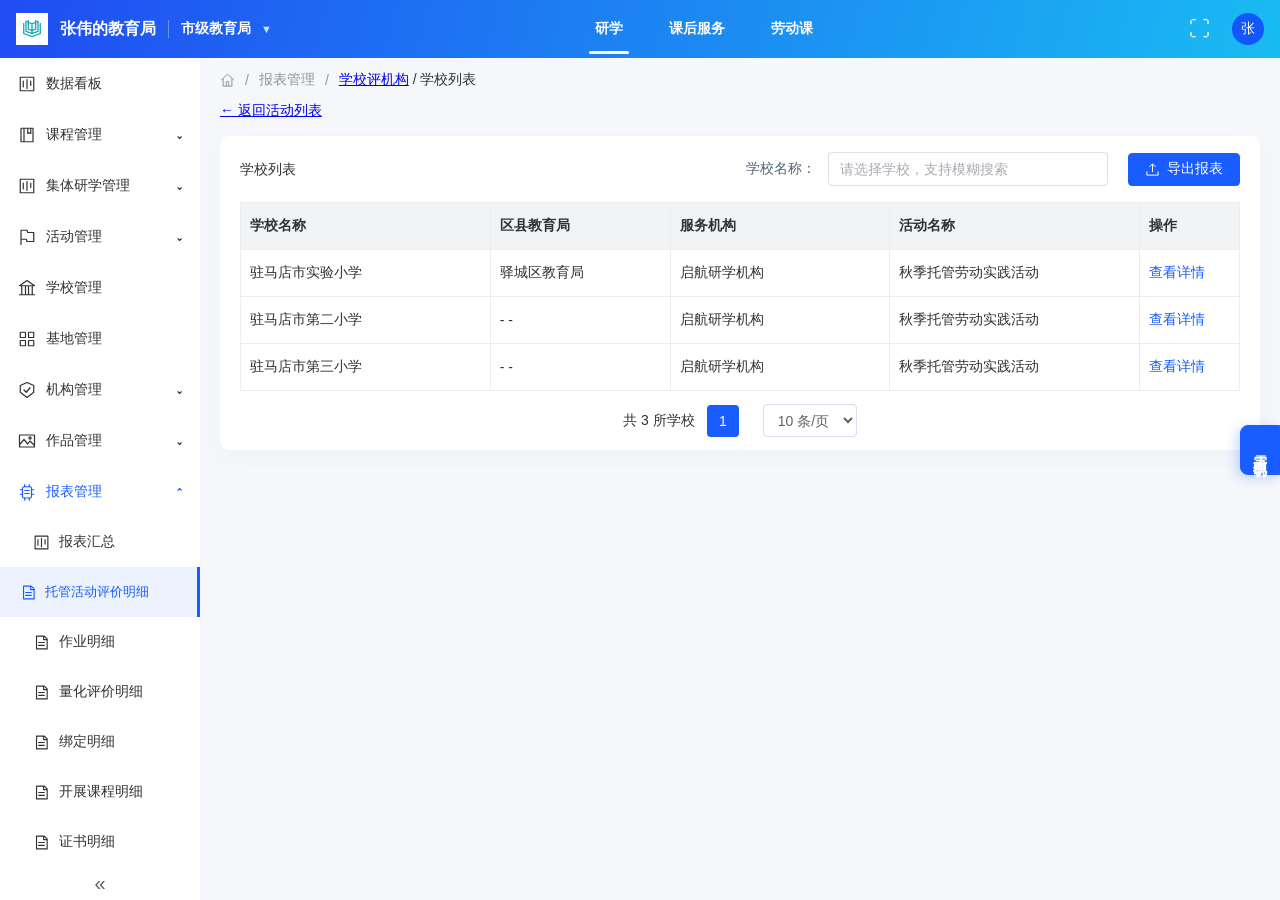
<file: projects/custody-activity-evaluation/organization-schools.html>
<!doctype html>
<html lang="zh-CN">
<head>
<meta charset="UTF-8"><meta name="viewport" content="width=device-width,initial-scale=1">
<title>托管活动评价明细 · 教育局管理平台</title>
<style>
*{box-sizing:border-box}body{margin:0;color:#303133;background:#f5f7fa;font:14px Arial,"Microsoft YaHei","PingFang SC",sans-serif}button,input,select{font:inherit}button{cursor:pointer}header{height:58px;background:linear-gradient(105deg,#204cf2,#19bbf2);display:flex;align-items:center;color:white;padding:0 16px;position:fixed;z-index:5;inset:0 0 auto}.brand{display:flex;align-items:center;gap:12px;font-size:16px;font-weight:600}.logo{background:white;width:32px;height:32px;color:#13a7b7;display:grid;place-items:center}.logo svg{width:24px;height:24px}.level{border-left:1px solid #ffffff55;padding-left:12px;font-size:14px}.triangle{font-size:11px;color:#c6e5ff;padding-left:6px}.top-tabs{position:absolute;left:46%;height:100%;display:flex;gap:34px;align-items:center}.top-tab{position:relative;color:white;border:0;background:none;padding:0 6px;height:100%;font-weight:600}.top-tab.active:after{content:"";position:absolute;bottom:4px;left:0;right:0;height:3px;background:white;border-radius:2px}.account{margin-left:auto;display:flex;gap:22px;align-items:center}.avatar{height:32px;width:32px;background:#1256fc;border-radius:50%;display:grid;place-items:center}aside{position:fixed;top:58px;bottom:0;left:0;width:200px;background:white;display:flex;flex-direction:column}.menu-scroll{overflow:auto;flex:1;padding-bottom:10px}.menu{width:100%;border:0;background:white;text-align:left;height:51px;padding:0 18px;display:flex;align-items:center;gap:10px;white-space:nowrap;color:#303133}.menu svg{height:18px;width:18px;flex-shrink:0}.chevron{margin-left:auto;font-size:12px}.menu.parent{color:#195cff}.submenu .menu{padding-left:33px;font-size:14px;height:50px;gap:9px}.submenu .menu svg{width:17px;height:17px}.submenu .menu.new-item{padding-left:20px;font-size:13px;gap:8px}.menu.active{background:#ecf3ff;color:#195cff;border-right:3px solid #195cff}.menu:hover{background:#f0f5ff}.collapse{height:34px;background:white;border:0;font-size:20px;color:#606266}.hidden{display:none!important}main{margin:58px 0 0 200px;padding:0 20px 30px;min-height:calc(100vh - 58px)}.breadcrumb{height:44px;display:flex;align-items:center;gap:10px;color:#909399}.breadcrumb svg{height:15px;width:15px}.breadcrumb .current{color:#303133}.panel{background:white;border-radius:9px;box-shadow:0 7px 18px #e8eef766;margin-bottom:16px}.filter-top{height:61px;border-bottom:1px solid #f1f2f5;padding:0 24px;display:flex;align-items:center;gap:30px}.filter-title{font-weight:500}.subtle{color:#909399;font-size:13px}.search{margin-left:auto;width:246px;height:33px;border:1px solid #d5def3;border-radius:5px;display:flex;align-items:center;gap:6px;padding:0 10px;color:#8d9aad}.search svg{height:14px;width:14px}.search input{width:100%;border:0;outline:none;color:#606266}.search input::placeholder{color:#8994a7}.filter-body{padding:0 24px}.filter-row{height:56px;display:flex;align-items:center;border-bottom:1px dashed #f0f1f4;gap:24px}.filter-label{width:72px;text-align:right;color:#526477}.choice{border:1px solid transparent;background:white;padding:3px 8px;border-radius:3px;color:#303133;line-height:18px}.choice.selected{border-color:#5e6cff;color:#5264ff}.expand{margin-left:auto;color:#195cff;border:0;background:none}.actions{height:58px;display:flex;align-items:center;justify-content:flex-end;gap:16px}.btn{height:33px;padding:0 16px;border:1px solid #dcdfe6;border-radius:4px;background:white;color:#303133}.btn.primary{background:#195cff;border-color:#195cff;color:white}.btn:disabled{opacity:.48;cursor:not-allowed}.list-panel{padding:16px 20px 0;min-height:310px}.toolbar{height:48px;display:flex;align-items:flex-start;justify-content:space-between}.toolbar-title{line-height:32px;font-weight:500}.export{display:flex;align-items:center;gap:7px}.export svg{width:15px;height:15px}table{width:100%;border-collapse:collapse;font-size:14px}th,td{border:1px solid #ebeef0;text-align:left;padding:14px 9px;height:47px}th{background:#f2f3f5;font-weight:600}.structure-table th{height:48px}.empty-cell{height:154px;text-align:center;color:#909399}.empty{display:flex;flex-direction:column;align-items:center;gap:10px}.empty svg{height:42px;width:52px;color:#c3cbd8}.empty small{color:#b0b6c0;font-size:12px}.pagination{height:59px;display:flex;justify-content:center;align-items:center;gap:12px}.page{border:0;border-radius:4px;height:32px;min-width:32px;background:#195cff;color:white}.page-size{margin-left:12px;border:1px solid #d5def3;background:white;height:33px;border-radius:4px;padding:0 10px;color:#606266}.toast{position:fixed;top:76px;left:50%;transform:translateX(-50%);background:white;border:1px solid #dce8ff;box-shadow:0 5px 20px #0001;padding:12px 24px;border-radius:5px;z-index:8;color:#526477}.placeholder-row{height:56px;color:#a5adba;display:flex;align-items:center;padding-left:96px;border-bottom:1px dashed #f0f1f4}body.compact aside{width:64px}body.compact aside .menu span,body.compact .submenu,body.compact .chevron{display:none}body.compact main{margin-left:64px}body.compact .menu{justify-content:center;padding:0}@media(max-width:1000px){.top-tabs{left:49%;gap:14px}.level{display:none}main{min-width:760px}.brand{font-size:14px}.subtle{font-size:12px}}button:focus-visible{outline:2px solid #72a1ff;outline-offset:3px}

.activity-filters{display:flex;flex-wrap:wrap;align-items:center;gap:24px 32px;padding:24px 0;border-bottom:1px dashed #f0f1f4}.field{display:flex;align-items:center;gap:12px}.field>span{color:#526477;white-space:nowrap}.field input{width:220px;height:34px;padding:0 11px;color:#303133;border:1px solid #dcdfe6;border-radius:4px;background:white;outline:none}.field input:focus{border-color:#195cff}.field input::placeholder{color:#a8abb2}.date-range{display:flex;align-items:center;gap:10px}.date-range input{width:155px}.date-range em{font-style:normal;color:#909399}.link-btn{border:0;background:none;padding:0;color:#195cff}.demo-tag{font-size:12px;color:#909399;margin-left:12px;font-weight:400}.structure-table th:first-child{width:40%}.structure-table th:last-child{width:140px}dialog{border:0;border-radius:8px;padding:0;width:560px;max-width:90vw;box-shadow:0 14px 50px #0003;color:#303133}dialog::backdrop{background:#0006}.dialog-head{padding:20px 24px;border-bottom:1px solid #ebeef0;display:flex;align-items:center;justify-content:space-between;font-size:16px}.dialog-close{border:0;background:none;color:#909399;font-size:24px}.dialog-body{padding:24px}.detail-grid{display:grid;grid-template-columns:140px 1fr;gap:20px 12px;margin:0}.detail-grid dt{color:#909399}.detail-grid dd{margin:0}.detail-placeholder{margin-top:24px;padding:24px;text-align:center;background:#f5f7fa;color:#909399;border-radius:4px}.dialog-foot{padding:0 24px 20px;text-align:right}.field input.invalid{border-color:#f56c6c}
.filter-body:has(.activity-filters){display:flex;align-items:flex-start;gap:24px}.filter-body:has(.activity-filters) #filters{flex:1;min-width:0}.filter-body:has(.activity-filters) .activity-filters{border-bottom:0;gap:20px}.filter-body:has(.activity-filters)>.actions{flex-shrink:0;height:auto;padding:24px 0;gap:12px}.filter-body:has(.activity-filters) .field select{width:140px}
.structure-table{min-width:1000px}.structure-table th:first-child{width:29%}.structure-table th:nth-child(2){width:23%}
.requirements-button{position:fixed;right:0;top:50%;transform:translateY(-50%);z-index:10;writing-mode:vertical-rl;letter-spacing:3px;width:40px;height:auto;padding:18px 10px;border-radius:8px 0 0 8px;box-shadow:-3px 3px 12px #195cff40;font-weight:600}.requirements-button:hover{background:#3974ff}#requirements-drawer{position:fixed;inset:0 0 0 auto;margin:0;width:640px;max-width:100vw;height:100dvh;max-height:100dvh;border-radius:0;box-shadow:-8px 0 32px #0002}#requirements-drawer[open]{display:flex;flex-direction:column;animation:drawer-enter .2s ease-out}#requirements-drawer::backdrop{background:#0005}.requirements-head{display:flex;align-items:center;justify-content:space-between;padding:20px 24px;border-bottom:1px solid #ebeef0;flex-shrink:0}.requirements-head h2{font-size:18px;font-weight:600;margin:0}.requirements-content{padding:24px;overflow:auto;flex:1;line-height:1.8}.requirements-content h3{font-size:16px;line-height:1.8;margin:0 0 22px;font-weight:600}.requirements-section-label{color:#526477;font-weight:600;margin:0 0 18px}.requirements-content section+section{border-top:1px solid #ebeef0;margin-top:24px;padding-top:24px}.requirements-content h4{font-size:16px;color:#195cff;margin:0 0 16px}.requirements-content dl{margin:0}.requirements-content dt{font-weight:600;margin:16px 0 5px}.requirements-content dt:after{content:'：'}.requirements-content dd{margin:0;color:#606266}.requirements-footer{padding:16px 24px;border-top:1px solid #ebeef0;text-align:right;flex-shrink:0}@keyframes drawer-enter{from{transform:translateX(100%)}to{transform:translateX(0)}}@media(prefers-reduced-motion:reduce){#requirements-drawer[open]{animation:none}}
.evaluation-tabs{display:flex;gap:28px;align-items:center;background:white;padding:0 24px;height:54px;border-radius:8px;margin-bottom:16px;box-shadow:0 4px 14px #e8eef744}.evaluation-tab{height:100%;display:flex;align-items:center;color:#606266;text-decoration:none;border-bottom:3px solid transparent;font-size:15px}.evaluation-tab.active{color:#195cff;border-bottom-color:#195cff;font-weight:600}.evaluation-tab:hover{color:#195cff}.field select{height:34px;width:180px;padding:0 10px;border:1px solid #dcdfe6;border-radius:4px;background:white;color:#606266}.structure-table{min-width:1100px}.structure-table th:first-child{width:27%}.structure-table th:nth-child(2){width:12%}.structure-table th:nth-child(3){width:20%}
.evaluation-summary{display:flex;flex-wrap:wrap;align-items:center;gap:12px 20px;color:#606266;margin-bottom:20px;padding:18px 20px;background:#f0f7ff;border:1px solid #e0edff;border-radius:6px}.evaluation-summary strong{color:#303133}.evaluation-activity{width:100%;font-size:13px}.evaluation-table th:first-child{width:58%}.evaluation-table td{padding:12px 14px}.activity-comment{margin-top:20px;padding:16px;background:#f5f7fa;border-radius:5px}.activity-comment h3{font-size:14px;font-weight:500;margin:0 0 10px}.activity-comment p{margin:0;color:#606266;line-height:1.8;overflow-wrap:anywhere}.indicator{display:flex;align-items:center;gap:10px;min-height:25px;padding-left:calc(var(--depth)*26px)}.level-badge{font-size:12px;color:#8b98ad;background:#f3f5f8;border-radius:3px;padding:2px 6px;white-space:nowrap}.indicator-root{font-weight:600}.stars{display:inline-flex;gap:5px;font-size:23px;color:#dcdfe6;line-height:24px;white-space:nowrap}.stars .filled{color:#ffb325}.rating-label{margin-left:12px;color:#909399;font-size:12px}.rating-label{margin-left:8px}.rating-caption{display:block;color:#909399;font-size:12px;margin-bottom:5px}.rating-line{display:flex;align-items:center;white-space:nowrap}#organization-detail-dialog{width:800px;max-height:90vh;overflow:hidden}#organization-detail-dialog[open]{display:flex;flex-direction:column}#organization-detail-dialog .dialog-head,#organization-detail-dialog .dialog-foot{flex-shrink:0}#organization-detail-content{overflow:auto;padding:20px 24px}
.school-context{display:flex;align-items:center;gap:20px;color:#606266;margin:0 0 16px}.school-toolbar-actions{margin-left:auto;display:flex;align-items:center;gap:20px}.school-search input{width:280px}.list-panel>.toolbar{align-items:center;min-height:34px;height:auto;margin-bottom:16px;gap:20px}.school-table{min-width:650px}.school-table th:first-child{width:45%}.school-table th:last-child{width:140px}
.teacher-empty{display:flex;flex-direction:column;align-items:center;justify-content:center;min-height:260px;padding:32px;color:#909399}.teacher-empty svg{width:120px;height:96px}.teacher-empty p{margin:18px 0 0;font-size:14px}
.school-table{min-width:850px}.school-table th:first-child{width:34%}.school-table th:nth-child(2){width:22%}.school-table th:nth-child(3){width:28%}
.school-table{min-width:1000px}.school-table th:first-child{width:25%}.school-table th:nth-child(2){width:18%}.school-table th:nth-child(3){width:22%}.school-table th:nth-child(4){width:25%}
</style>
</head>
<body>
<svg xmlns="http://www.w3.org/2000/svg" style="display:none"><symbol id="grid" viewBox="0 0 24 24"><rect x="3" y="3" width="7" height="7" rx=".5"/><rect x="14" y="3" width="7" height="7" rx=".5"/><rect x="3" y="14" width="7" height="7" rx=".5"/><rect x="14" y="14" width="7" height="7" rx=".5"/></symbol><symbol id="book" viewBox="0 0 24 24"><path d="M4 3h16v18H4zM8 3v18M13 3v7l2-1 2 1V3"/></symbol><symbol id="chart" viewBox="0 0 24 24"><path d="M3 21V3h18v18zM7 16V8m5 10V6m5 8V8"/></symbol><symbol id="flag" viewBox="0 0 24 24"><path d="M4 22V3h8l1 3h8v12h-9l-1-3H4"/></symbol><symbol id="school" viewBox="0 0 24 24"><path d="m2 9 10-7 10 7H2zm0 12h20M5 10v11m5-11v11m4-11v11m5-11v11"/></symbol><symbol id="shield" viewBox="0 0 24 24"><path d="m12 2 9 4v9l-9 7-9-7V6zM8 12l3 3 5-6"/></symbol><symbol id="image" viewBox="0 0 24 24"><path d="M2 4h20v16H2zM2 17l6-7 5 6 3-4 6 6"/><circle cx="16" cy="8" r="1.5"/></symbol><symbol id="report" viewBox="0 0 24 24"><rect x="6" y="5" width="12" height="15" rx="2"/><path d="M9 5V2m6 3V2M9 20v3m6-3v3M6 9H3m3 6H3m15-6h3m-3 6h3M9 10h6m-6 4h6"/></symbol><symbol id="detail" viewBox="0 0 24 24"><path d="M5 3h11l4 4v14H5zM15 3v5h5M8 12h8m-8 4h8"/></symbol><symbol id="home" viewBox="0 0 24 24"><path d="m2 11 10-9 10 9M5 9v12h14V9M10 21v-7h4v7"/></symbol><symbol id="search" viewBox="0 0 24 24"><circle cx="10" cy="10" r="7"/><path d="m15 15 7 7"/></symbol><symbol id="export" viewBox="0 0 24 24"><path d="M12 16V3m-5 5 5-5 5 5M3 15v6h18v-6"/></symbol></svg>
<header><div class="brand"><div class="logo"><svg viewBox="0 0 32 32" fill="none" stroke="currentColor" stroke-width="1.7"><path d="M5 8v14l11 4 11-4V8M8 6l8 3 8-3v13l-8 3-8-3zM16 9v13M11 4v12l5 2 5-2V4"/></svg></div><span>张伟的教育局</span><span class="level">市级教育局 <span class="triangle">▼</span></span></div><nav class="top-tabs"><button class="top-tab active">研学</button><button class="top-tab">课后服务</button><button class="top-tab">劳动课</button></nav><div class="account"><span style="font-size:21px">⛶</span><div class="avatar">张</div></div></header>
<aside><div class="menu-scroll" id="menu"></div><button class="collapse" title="收起菜单" aria-label="收起菜单">«</button></aside>
<main><div class="breadcrumb"><svg fill="none" stroke="currentColor" stroke-width="1.6"><use href="#home"/></svg><span>/</span><span>报表管理</span><span>/</span><span class="current" id="breadcrumb">托管活动评价明细</span></div>
<div class="school-context" id="school-context"></div>
<section class="panel list-panel"><div class="toolbar"><span class="toolbar-title" id="list-title">学校列表</span><div class="school-toolbar-actions"><label class="field school-search"><span>学校名称：</span><input type="search" id="school-filter" list="school-options" placeholder="请选择学校，支持模糊搜索"></label><datalist id="school-options"></datalist><button class="btn primary export" id="school-export"><svg fill="none" stroke="currentColor" stroke-width="1.6"><use href="#export"/></svg>导出报表</button></div></div><div style="overflow:auto" id="table"></div><div class="pagination"><span id="total">共 0 条数据</span><button class="page">1</button><select class="page-size" aria-label="每页条数"><option>10 条/页</option><option>20 条/页</option><option>50 条/页</option></select></div></section></main>
<button class="btn primary requirements-button" id="requirements-button" aria-haspopup="dialog" aria-controls="requirements-drawer" aria-expanded="false">需求说明</button>

<dialog id="requirements-drawer" aria-labelledby="requirements-title"><div class="requirements-head"><h2 id="requirements-title">需求说明</h2><button class="dialog-close" id="requirements-close" aria-label="关闭需求说明">×</button></div><div class="requirements-content"><h3>驻马店教育局端新增托管活动学生对活动的评价统计明细</h3><h3>教育局端 —— 报表管理——新增托管活动学生评价明细入口</h3><p class="requirements-section-label">【统计来源】</p><section><h4>1、市教育局</h4><dl><dt>参与学校数</dt><dd>该市教育局和该市区县教育局下的所有的机构端、基地端、运营后台创建的托管活动授权给学校并上架的学校数量</dd><dt>已评价学生数</dt><dd>该市教育局和该市区县教育局下所有学校学生，报名后在家长端小程序提交的评价数量</dd><dt>未评价学生数</dt><dd>该市教育局和该市区县教育局下所有学校学生，总报名数量 - 已评价学生数量</dd><dt>评价明细</dt><dd>来源于学生在家长端小程序提交的评价明细</dd></dl></section><section><h4>2、区县教育局</h4><dl><dt>参与学校数</dt><dd>该区县教育局下的所有的机构端、基地端、运营后台创建的托管活动授权给学校并上架的学校数量</dd><dt>已评价学生数</dt><dd>该区县教育局下所有学校学生，报名后在家长端小程序提交的评价数量</dd><dt>未评价学生数</dt><dd>该区县教育局下所有学校学生，总报名数量 - 已评价学生数量</dd><dt>评价明细</dt><dd>来源于家长端学生提交的评价明细</dd></dl></section></div><div class="requirements-footer"><button class="btn" id="requirements-done">关 闭</button></div></dialog>
<dialog id="organization-detail-dialog" aria-labelledby="organization-detail-title"><div class="dialog-head"><span id="organization-detail-title">学校评机构详情</span><button class="dialog-close" data-close-organization aria-label="关闭详情">×</button></div><div class="dialog-body" id="organization-detail-content"></div><div class="dialog-foot"><button class="btn" data-close-organization>关 闭</button></div></dialog>
<script>
const icon=(name)=>`<svg fill="none" stroke="currentColor" stroke-width="1.6" stroke-linejoin="round" stroke-linecap="round"><use href="#${name}"/></svg>`;
const parents=[['数据看板','chart'],['课程管理','book'],['集体研学管理','chart'],['活动管理','flag'],['学校管理','school'],['基地管理','grid'],['机构管理','shield'],['作品管理','image']];
const reports=['报表汇总','托管活动评价明细','作业明细','量化评价明细','绑定明细','开展课程明细','证书明细','校级报表','活动报表','营期班级统计'];
document.querySelector('#menu').innerHTML=parents.map(([label,img],i)=>`<button class="menu" data-other="${label}">${icon(img)}<span>${label}</span>${[1,2,3,6,7].includes(i)?'<b class="chevron">⌄</b>':''}</button>`).join('')+`<button class="menu parent" id="report-toggle" aria-expanded="true">${icon('report')}<span>报表管理</span><b class="chevron">⌃</b></button><div class="submenu">${reports.map((label,i)=>`<button class="menu ${i===1?'active new-item':''}" data-report="${label}">${icon(i===0?'chart':i===8?'grid':'detail')}<span>${label}</span></button>`).join('')}</div>`;
const activities=[
{id:1,creator:'机构端',evaluationMode:'score',serviceOrganization:'启航研学机构',name:'秋季托管劳动实践活动',date:'2026-11-12',schools:[{name:'驻马店市实验小学',evaluated:128,unevaluated:12},{name:'驻马店市第二小学',evaluated:96,unevaluated:8},{name:'驻马店市第三小学',evaluated:108,unevaluated:10}]},
{id:2,creator:'基地端',evaluationMode:'star',serviceOrganization:'青少年素质教育基地',name:'课后托管趣味运动会',date:'2026-11-10',schools:[{name:'驻马店市实验小学',evaluated:86,unevaluated:6},{name:'驻马店市第二小学',evaluated:102,unevaluated:12}]},
{id:3,creator:'运营端',evaluationMode:'star',serviceOrganization:'知行教育机构',name:'托管阅读分享活动',date:'2026-11-06',schools:[{name:'驻马店市第三小学',evaluated:75,unevaluated:5}]},
{id:4,creator:'基地端',evaluationMode:'star',serviceOrganization:'劳动实践基地',name:'校园手工创作活动',date:'2026-10-28',schools:[{name:'驻马店市实验小学',evaluated:90,unevaluated:10},{name:'驻马店市第三小学',evaluated:82,unevaluated:8}]}];
const escapeHtml=value=>String(value).replace(/[&<>"']/g,c=>({'&':'&amp;','<':'&lt;','>':'&gt;','"':'&quot;',"'":'&#39;'}[c]));
const tree=(score)=>[
{name:'活动参与',score,points:score*20,maxPoints:100,children:[{name:'参与态度',score:4,points:80,maxPoints:100},{name:'任务完成',score:3,points:50,maxPoints:100}]},
{name:'实践能力',score:4,points:80,maxPoints:100},
{name:'合作表现',score:4,points:80,maxPoints:100}
];
function flattenIndicators(nodes){return nodes.flatMap(n=>[{...n,depth:0},...(n.children||[]).map(child=>({...child,depth:1}))])}
function renderRating(indicator,mode='score'){const isScore=mode==='score';const stars=isScore?indicator.points/indicator.maxPoints*5:indicator.score;return `<div class="rating"><span class="rating-caption">${isScore?'分值':'星评'}</span><div class="rating-line"><span class="stars" role="img" aria-label="${isScore?indicator.points+'分，满分'+indicator.maxPoints+'分':indicator.score+'星，满分5星'}">${Array.from({length:5},(_,j)=>{const fill=Math.max(0,Math.min(1,stars-j))*100;return `<span aria-hidden="true" style="background:linear-gradient(90deg,#ffb325 ${fill}%,#dcdfe6 ${fill}%);background-clip:text;-webkit-background-clip:text;color:transparent">★</span>`}).join('')}</span>${isScore?`<span class="rating-label">（${indicator.points}分）</span>`:''}</div></div>`}
const organizationActivities=activities.filter(a=>a.creator!=='基地端'&&a.serviceOrganization.endsWith('机构')).map(a=>({...a,evaluationTeacher:a.id===1?'张老师':'李老师',indicators:tree(4),activityComment:'活动组织有序，机构教师指导认真，能够有效引导学生参与实践。',schoolEvaluations:a.schools.map((school,i)=>({name:school.name,evaluated:a.id===1&&i<2}))}));
const params=new URLSearchParams(location.search);const activityId=Number(params.get('activity')||1);const selectedActivity=organizationActivities.find(a=>a.id===activityId);
const schoolRows=selectedActivity?selectedActivity.schools.map((school,index)=>{const evaluated=selectedActivity.schoolEvaluations[index]?.evaluated===true;return {...selectedActivity,schoolName:school.name,districtBureau:index===0?'驿城区教育局':'',evaluated,evaluationTeacher:evaluated?(index===0?'张老师':'李老师'):''}}):[];
document.title='学校列表 · 学校评机构';document.querySelector('#breadcrumb').innerHTML='<a class="back-link" href="school-organization.html">学校评机构</a> / 学校列表';
document.querySelectorAll('[data-report]').forEach(el=>el.onclick=()=>location.href='index.html');document.querySelector('#report-toggle').onclick=()=>document.querySelector('.submenu').classList.toggle('hidden');document.querySelector('.collapse').onclick=()=>document.body.classList.toggle('compact');
function filteredSchools(){const keyword=document.querySelector('#school-filter').value.trim();return schoolRows.filter(s=>s.schoolName.includes(keyword))}
function renderSchools(){document.querySelector('#school-context').innerHTML='<a class="back-link" href="school-organization.html">← 返回活动列表</a>';document.querySelector('#school-options').innerHTML=schoolRows.map(s=>'<option value="'+escapeHtml(s.schoolName)+'"></option>').join('');document.querySelector('#list-title').textContent='学校列表';querySchools()}
function querySchools(){const rows=filteredSchools();document.querySelector('#table').innerHTML='<table class="school-table"><thead><tr><th>学校名称</th><th>区县教育局</th><th>服务机构</th><th>活动名称</th><th>操作</th></tr></thead><tbody>'+(rows.length?rows.map(s=>`<tr><td>${escapeHtml(s.schoolName)}</td><td>${escapeHtml(s.districtBureau||'- -')}</td><td>${escapeHtml(s.serviceOrganization)}</td><td>${escapeHtml(s.name)}</td><td><button class="link-btn" data-school-evaluation="${schoolRows.indexOf(s)}">查看详情</button></td></tr>`).join(''):'<tr><td colspan="5" class="empty-cell">暂无符合筛选条件的学校</td></tr>')+'</tbody></table>';document.querySelector('#total').textContent='共 '+rows.length+' 所学校'}
function exportSchools(){const rows=[['学校名称','区县教育局','服务机构','活动名称'],...filteredSchools().map(s=>[s.schoolName,s.districtBureau||'- -',s.serviceOrganization,s.name])];const csv='\uFEFF'+rows.map(row=>row.map(v=>'"'+String(v).replace(/"/g,'""')+'"').join(',')).join('\r\n');const url=URL.createObjectURL(new Blob([csv],{type:'text/csv;charset=utf-8'}));const link=document.createElement('a');link.href=url;link.download='学校评机构-学校列表.csv';link.click();setTimeout(()=>URL.revokeObjectURL(url),1000)}
function openSchoolEvaluation(index){const activity=schoolRows[index];if(!activity)return;if(!activity.evaluated){document.querySelector('#organization-detail-content').innerHTML=`<div class="evaluation-summary"><div class="evaluation-activity">评价人：- -</div><div class="evaluation-activity">活动名称：${escapeHtml(activity.name)}</div><div class="evaluation-activity">活动创建方：${escapeHtml(activity.creator)}</div><div class="evaluation-activity">服务机构：${escapeHtml(activity.serviceOrganization)}</div></div><div class="teacher-empty" role="status"><svg viewBox="0 0 120 96" fill="none" aria-hidden="true"><ellipse cx="60" cy="85" rx="43" ry="6" fill="#eef3fa"/><rect x="29" y="13" width="62" height="65" rx="7" fill="#f0f7ff" stroke="#cbdcf5" stroke-width="2"/><rect x="46" y="8" width="28" height="12" rx="4" fill="#dbe9fc"/><path d="M42 33h36M42 44h25M42 55h17" stroke="#bfd2ee" stroke-width="3" stroke-linecap="round"/><circle cx="84" cy="67" r="18" fill="white" stroke="#cbdcf5" stroke-width="2"/><path d="M84 57v11l7 4" stroke="#87a9d9" stroke-width="2.5" stroke-linecap="round" stroke-linejoin="round"/></svg><p>老师暂未评价</p></div>`;document.querySelector('#organization-detail-title').textContent='学校评价明细 · '+activity.schoolName;document.querySelector('#organization-detail-dialog').showModal();return}const indicators=flattenIndicators(activity.indicators);document.querySelector('#organization-detail-content').innerHTML=`<div class="evaluation-summary"><div class="evaluation-activity">评价人：${escapeHtml(activity.evaluationTeacher||'- -')}</div><div class="evaluation-activity">活动名称：${escapeHtml(activity.name)}</div><div class="evaluation-activity">活动创建方：${escapeHtml(activity.creator)}</div><div class="evaluation-activity">服务机构：${escapeHtml(activity.serviceOrganization)}</div></div><table class="evaluation-table"><thead><tr><th>评价指标</th><th>评价结果</th></tr></thead><tbody>${indicators.map(n=>`<tr><td><div class="indicator ${n.depth===0?'indicator-root':''}" style="--depth:${n.depth}"><span class="level-badge">${n.depth+1}级指标</span>${escapeHtml(n.name)}</div></td><td>${renderRating(n,activity.evaluationMode)}</td></tr>`).join('')}</tbody></table><section class="activity-comment"><h3>活动评语</h3><p>${escapeHtml(activity.activityComment||'—')}</p></section>`;document.querySelector('#organization-detail-title').textContent='学校评价明细 · '+activity.schoolName;document.querySelector('#organization-detail-dialog').showModal()}
document.querySelector('#table').onclick=e=>{const button=e.target.closest('[data-school-evaluation]');if(button)openSchoolEvaluation(Number(button.dataset.schoolEvaluation))};
document.querySelectorAll('[data-close-organization]').forEach(button=>button.onclick=()=>document.querySelector('#organization-detail-dialog').close());
document.querySelector('#school-export').onclick=exportSchools;document.querySelector('#school-filter').addEventListener('input',querySchools);document.querySelector('#school-filter').addEventListener('keydown',e=>{if(e.key==='Enter')querySchools()});renderSchools();
const requirementsDrawer=document.querySelector('#requirements-drawer');const requirementsButton=document.querySelector('#requirements-button');let previousOverflow='';
requirementsButton.onclick=()=>{previousOverflow=document.body.style.overflow;document.body.style.overflow='hidden';requirementsDrawer.showModal();requirementsButton.setAttribute('aria-expanded','true')};
document.querySelector('#requirements-close').onclick=document.querySelector('#requirements-done').onclick=()=>requirementsDrawer.close();
requirementsDrawer.addEventListener('close',()=>{document.body.style.overflow=previousOverflow;requirementsButton.setAttribute('aria-expanded','false')});
requirementsDrawer.addEventListener('click',e=>{if(e.target!==requirementsDrawer)return;const rect=requirementsDrawer.getBoundingClientRect();if(e.clientX<rect.left||e.clientX>rect.right||e.clientY<rect.top||e.clientY>rect.bottom)requirementsDrawer.close()});
</script></body></html>
</file>
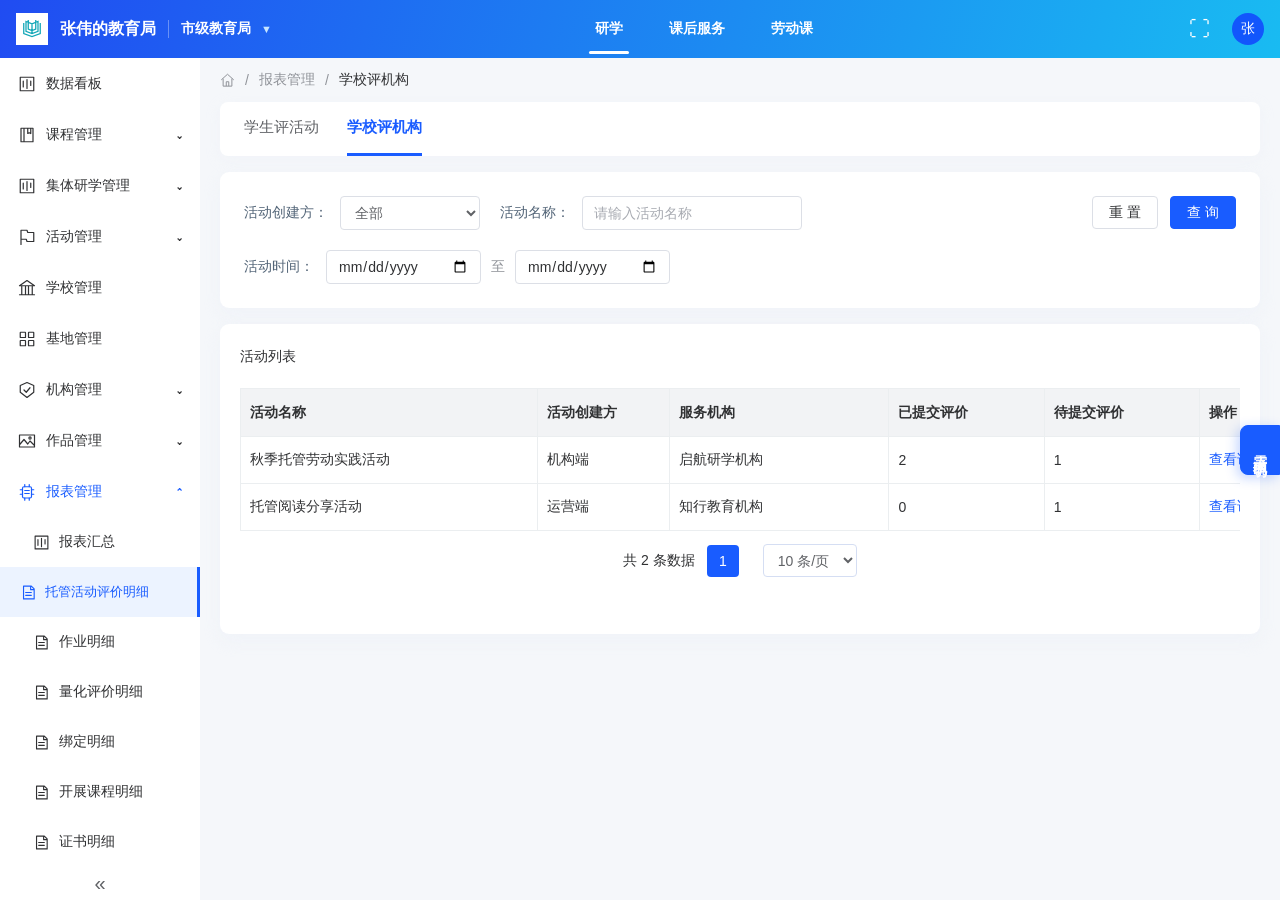
<file: projects/custody-activity-evaluation/school-organization.html>
<!doctype html>
<html lang="zh-CN">
<head>
<meta charset="UTF-8"><meta name="viewport" content="width=device-width,initial-scale=1">
<title>托管活动评价明细 · 教育局管理平台</title>
<style>
*{box-sizing:border-box}body{margin:0;color:#303133;background:#f5f7fa;font:14px Arial,"Microsoft YaHei","PingFang SC",sans-serif}button,input,select{font:inherit}button{cursor:pointer}header{height:58px;background:linear-gradient(105deg,#204cf2,#19bbf2);display:flex;align-items:center;color:white;padding:0 16px;position:fixed;z-index:5;inset:0 0 auto}.brand{display:flex;align-items:center;gap:12px;font-size:16px;font-weight:600}.logo{background:white;width:32px;height:32px;color:#13a7b7;display:grid;place-items:center}.logo svg{width:24px;height:24px}.level{border-left:1px solid #ffffff55;padding-left:12px;font-size:14px}.triangle{font-size:11px;color:#c6e5ff;padding-left:6px}.top-tabs{position:absolute;left:46%;height:100%;display:flex;gap:34px;align-items:center}.top-tab{position:relative;color:white;border:0;background:none;padding:0 6px;height:100%;font-weight:600}.top-tab.active:after{content:"";position:absolute;bottom:4px;left:0;right:0;height:3px;background:white;border-radius:2px}.account{margin-left:auto;display:flex;gap:22px;align-items:center}.avatar{height:32px;width:32px;background:#1256fc;border-radius:50%;display:grid;place-items:center}aside{position:fixed;top:58px;bottom:0;left:0;width:200px;background:white;display:flex;flex-direction:column}.menu-scroll{overflow:auto;flex:1;padding-bottom:10px}.menu{width:100%;border:0;background:white;text-align:left;height:51px;padding:0 18px;display:flex;align-items:center;gap:10px;white-space:nowrap;color:#303133}.menu svg{height:18px;width:18px;flex-shrink:0}.chevron{margin-left:auto;font-size:12px}.menu.parent{color:#195cff}.submenu .menu{padding-left:33px;font-size:14px;height:50px;gap:9px}.submenu .menu svg{width:17px;height:17px}.submenu .menu.new-item{padding-left:20px;font-size:13px;gap:8px}.menu.active{background:#ecf3ff;color:#195cff;border-right:3px solid #195cff}.menu:hover{background:#f0f5ff}.collapse{height:34px;background:white;border:0;font-size:20px;color:#606266}.hidden{display:none!important}main{margin:58px 0 0 200px;padding:0 20px 30px;min-height:calc(100vh - 58px)}.breadcrumb{height:44px;display:flex;align-items:center;gap:10px;color:#909399}.breadcrumb svg{height:15px;width:15px}.breadcrumb .current{color:#303133}.panel{background:white;border-radius:9px;box-shadow:0 7px 18px #e8eef766;margin-bottom:16px}.filter-top{height:61px;border-bottom:1px solid #f1f2f5;padding:0 24px;display:flex;align-items:center;gap:30px}.filter-title{font-weight:500}.subtle{color:#909399;font-size:13px}.search{margin-left:auto;width:246px;height:33px;border:1px solid #d5def3;border-radius:5px;display:flex;align-items:center;gap:6px;padding:0 10px;color:#8d9aad}.search svg{height:14px;width:14px}.search input{width:100%;border:0;outline:none;color:#606266}.search input::placeholder{color:#8994a7}.filter-body{padding:0 24px}.filter-row{height:56px;display:flex;align-items:center;border-bottom:1px dashed #f0f1f4;gap:24px}.filter-label{width:72px;text-align:right;color:#526477}.choice{border:1px solid transparent;background:white;padding:3px 8px;border-radius:3px;color:#303133;line-height:18px}.choice.selected{border-color:#5e6cff;color:#5264ff}.expand{margin-left:auto;color:#195cff;border:0;background:none}.actions{height:58px;display:flex;align-items:center;justify-content:flex-end;gap:16px}.btn{height:33px;padding:0 16px;border:1px solid #dcdfe6;border-radius:4px;background:white;color:#303133}.btn.primary{background:#195cff;border-color:#195cff;color:white}.btn:disabled{opacity:.48;cursor:not-allowed}.list-panel{padding:16px 20px 0;min-height:310px}.toolbar{height:48px;display:flex;align-items:flex-start;justify-content:space-between}.toolbar-title{line-height:32px;font-weight:500}.export{display:flex;align-items:center;gap:7px}.export svg{width:15px;height:15px}table{width:100%;border-collapse:collapse;font-size:14px}th,td{border:1px solid #ebeef0;text-align:left;padding:14px 9px;height:47px}th{background:#f2f3f5;font-weight:600}.structure-table th{height:48px}.empty-cell{height:154px;text-align:center;color:#909399}.empty{display:flex;flex-direction:column;align-items:center;gap:10px}.empty svg{height:42px;width:52px;color:#c3cbd8}.empty small{color:#b0b6c0;font-size:12px}.pagination{height:59px;display:flex;justify-content:center;align-items:center;gap:12px}.page{border:0;border-radius:4px;height:32px;min-width:32px;background:#195cff;color:white}.page-size{margin-left:12px;border:1px solid #d5def3;background:white;height:33px;border-radius:4px;padding:0 10px;color:#606266}.toast{position:fixed;top:76px;left:50%;transform:translateX(-50%);background:white;border:1px solid #dce8ff;box-shadow:0 5px 20px #0001;padding:12px 24px;border-radius:5px;z-index:8;color:#526477}.placeholder-row{height:56px;color:#a5adba;display:flex;align-items:center;padding-left:96px;border-bottom:1px dashed #f0f1f4}body.compact aside{width:64px}body.compact aside .menu span,body.compact .submenu,body.compact .chevron{display:none}body.compact main{margin-left:64px}body.compact .menu{justify-content:center;padding:0}@media(max-width:1000px){.top-tabs{left:49%;gap:14px}.level{display:none}main{min-width:760px}.brand{font-size:14px}.subtle{font-size:12px}}button:focus-visible{outline:2px solid #72a1ff;outline-offset:3px}

.activity-filters{display:flex;flex-wrap:wrap;align-items:center;gap:24px 32px;padding:24px 0;border-bottom:1px dashed #f0f1f4}.field{display:flex;align-items:center;gap:12px}.field>span{color:#526477;white-space:nowrap}.field input{width:220px;height:34px;padding:0 11px;color:#303133;border:1px solid #dcdfe6;border-radius:4px;background:white;outline:none}.field input:focus{border-color:#195cff}.field input::placeholder{color:#a8abb2}.date-range{display:flex;align-items:center;gap:10px}.date-range input{width:155px}.date-range em{font-style:normal;color:#909399}.link-btn{border:0;background:none;padding:0;color:#195cff}.demo-tag{font-size:12px;color:#909399;margin-left:12px;font-weight:400}.structure-table th:first-child{width:40%}.structure-table th:last-child{width:140px}dialog{border:0;border-radius:8px;padding:0;width:560px;max-width:90vw;box-shadow:0 14px 50px #0003;color:#303133}dialog::backdrop{background:#0006}.dialog-head{padding:20px 24px;border-bottom:1px solid #ebeef0;display:flex;align-items:center;justify-content:space-between;font-size:16px}.dialog-close{border:0;background:none;color:#909399;font-size:24px}.dialog-body{padding:24px}.detail-grid{display:grid;grid-template-columns:140px 1fr;gap:20px 12px;margin:0}.detail-grid dt{color:#909399}.detail-grid dd{margin:0}.detail-placeholder{margin-top:24px;padding:24px;text-align:center;background:#f5f7fa;color:#909399;border-radius:4px}.dialog-foot{padding:0 24px 20px;text-align:right}.field input.invalid{border-color:#f56c6c}
.filter-body:has(.activity-filters){display:flex;align-items:flex-start;gap:24px}.filter-body:has(.activity-filters) #filters{flex:1;min-width:0}.filter-body:has(.activity-filters) .activity-filters{border-bottom:0;gap:20px}.filter-body:has(.activity-filters)>.actions{flex-shrink:0;height:auto;padding:24px 0;gap:12px}.filter-body:has(.activity-filters) .field select{width:140px}
.structure-table{min-width:1000px}.structure-table th:first-child{width:29%}.structure-table th:nth-child(2){width:23%}
.requirements-button{position:fixed;right:0;top:50%;transform:translateY(-50%);z-index:10;writing-mode:vertical-rl;letter-spacing:3px;width:40px;height:auto;padding:18px 10px;border-radius:8px 0 0 8px;box-shadow:-3px 3px 12px #195cff40;font-weight:600}.requirements-button:hover{background:#3974ff}#requirements-drawer{position:fixed;inset:0 0 0 auto;margin:0;width:640px;max-width:100vw;height:100dvh;max-height:100dvh;border-radius:0;box-shadow:-8px 0 32px #0002}#requirements-drawer[open]{display:flex;flex-direction:column;animation:drawer-enter .2s ease-out}#requirements-drawer::backdrop{background:#0005}.requirements-head{display:flex;align-items:center;justify-content:space-between;padding:20px 24px;border-bottom:1px solid #ebeef0;flex-shrink:0}.requirements-head h2{font-size:18px;font-weight:600;margin:0}.requirements-content{padding:24px;overflow:auto;flex:1;line-height:1.8}.requirements-content h3{font-size:16px;line-height:1.8;margin:0 0 22px;font-weight:600}.requirements-section-label{color:#526477;font-weight:600;margin:0 0 18px}.requirements-content section+section{border-top:1px solid #ebeef0;margin-top:24px;padding-top:24px}.requirements-content h4{font-size:16px;color:#195cff;margin:0 0 16px}.requirements-content dl{margin:0}.requirements-content dt{font-weight:600;margin:16px 0 5px}.requirements-content dt:after{content:'：'}.requirements-content dd{margin:0;color:#606266}.requirements-footer{padding:16px 24px;border-top:1px solid #ebeef0;text-align:right;flex-shrink:0}@keyframes drawer-enter{from{transform:translateX(100%)}to{transform:translateX(0)}}@media(prefers-reduced-motion:reduce){#requirements-drawer[open]{animation:none}}
.evaluation-tabs{display:flex;gap:28px;align-items:center;background:white;padding:0 24px;height:54px;border-radius:8px;margin-bottom:16px;box-shadow:0 4px 14px #e8eef744}.evaluation-tab{height:100%;display:flex;align-items:center;color:#606266;text-decoration:none;border-bottom:3px solid transparent;font-size:15px}.evaluation-tab.active{color:#195cff;border-bottom-color:#195cff;font-weight:600}.evaluation-tab:hover{color:#195cff}.field select{height:34px;width:180px;padding:0 10px;border:1px solid #dcdfe6;border-radius:4px;background:white;color:#606266}.structure-table{min-width:1100px}.structure-table th:first-child{width:27%}.structure-table th:nth-child(2){width:12%}.structure-table th:nth-child(3){width:20%}
.evaluation-summary{display:flex;flex-wrap:wrap;align-items:center;gap:12px 20px;color:#606266;margin-bottom:20px;padding:18px 20px;background:#f0f7ff;border:1px solid #e0edff;border-radius:6px}.evaluation-summary strong{color:#303133}.evaluation-activity{width:100%;font-size:13px}.evaluation-table th:first-child{width:58%}.evaluation-table td{padding:12px 14px}.activity-comment{margin-top:20px;padding:16px;background:#f5f7fa;border-radius:5px}.activity-comment h3{font-size:14px;font-weight:500;margin:0 0 10px}.activity-comment p{margin:0;color:#606266;line-height:1.8;overflow-wrap:anywhere}.indicator{display:flex;align-items:center;gap:10px;min-height:25px;padding-left:calc(var(--depth)*26px)}.level-badge{font-size:12px;color:#8b98ad;background:#f3f5f8;border-radius:3px;padding:2px 6px;white-space:nowrap}.indicator-root{font-weight:600}.stars{display:inline-flex;gap:5px;font-size:23px;color:#dcdfe6;line-height:24px;white-space:nowrap}.stars .filled{color:#ffb325}.rating-label{margin-left:12px;color:#909399;font-size:12px}.rating-label{margin-left:8px}.rating-caption{display:block;color:#909399;font-size:12px;margin-bottom:5px}.rating-line{display:flex;align-items:center;white-space:nowrap}#organization-detail-dialog{width:800px;max-height:90vh;overflow:hidden}#organization-detail-dialog[open]{display:flex;flex-direction:column}#organization-detail-dialog .dialog-head,#organization-detail-dialog .dialog-foot{flex-shrink:0}#organization-detail-content{overflow:auto;padding:20px 24px}
</style>
</head>
<body>
<svg xmlns="http://www.w3.org/2000/svg" style="display:none"><symbol id="grid" viewBox="0 0 24 24"><rect x="3" y="3" width="7" height="7" rx=".5"/><rect x="14" y="3" width="7" height="7" rx=".5"/><rect x="3" y="14" width="7" height="7" rx=".5"/><rect x="14" y="14" width="7" height="7" rx=".5"/></symbol><symbol id="book" viewBox="0 0 24 24"><path d="M4 3h16v18H4zM8 3v18M13 3v7l2-1 2 1V3"/></symbol><symbol id="chart" viewBox="0 0 24 24"><path d="M3 21V3h18v18zM7 16V8m5 10V6m5 8V8"/></symbol><symbol id="flag" viewBox="0 0 24 24"><path d="M4 22V3h8l1 3h8v12h-9l-1-3H4"/></symbol><symbol id="school" viewBox="0 0 24 24"><path d="m2 9 10-7 10 7H2zm0 12h20M5 10v11m5-11v11m4-11v11m5-11v11"/></symbol><symbol id="shield" viewBox="0 0 24 24"><path d="m12 2 9 4v9l-9 7-9-7V6zM8 12l3 3 5-6"/></symbol><symbol id="image" viewBox="0 0 24 24"><path d="M2 4h20v16H2zM2 17l6-7 5 6 3-4 6 6"/><circle cx="16" cy="8" r="1.5"/></symbol><symbol id="report" viewBox="0 0 24 24"><rect x="6" y="5" width="12" height="15" rx="2"/><path d="M9 5V2m6 3V2M9 20v3m6-3v3M6 9H3m3 6H3m15-6h3m-3 6h3M9 10h6m-6 4h6"/></symbol><symbol id="detail" viewBox="0 0 24 24"><path d="M5 3h11l4 4v14H5zM15 3v5h5M8 12h8m-8 4h8"/></symbol><symbol id="home" viewBox="0 0 24 24"><path d="m2 11 10-9 10 9M5 9v12h14V9M10 21v-7h4v7"/></symbol><symbol id="search" viewBox="0 0 24 24"><circle cx="10" cy="10" r="7"/><path d="m15 15 7 7"/></symbol><symbol id="export" viewBox="0 0 24 24"><path d="M12 16V3m-5 5 5-5 5 5M3 15v6h18v-6"/></symbol></svg>
<header><div class="brand"><div class="logo"><svg viewBox="0 0 32 32" fill="none" stroke="currentColor" stroke-width="1.7"><path d="M5 8v14l11 4 11-4V8M8 6l8 3 8-3v13l-8 3-8-3zM16 9v13M11 4v12l5 2 5-2V4"/></svg></div><span>张伟的教育局</span><span class="level">市级教育局 <span class="triangle">▼</span></span></div><nav class="top-tabs"><button class="top-tab active">研学</button><button class="top-tab">课后服务</button><button class="top-tab">劳动课</button></nav><div class="account"><span style="font-size:21px">⛶</span><div class="avatar">张</div></div></header>
<aside><div class="menu-scroll" id="menu"></div><button class="collapse" title="收起菜单" aria-label="收起菜单">«</button></aside>
<main><div class="breadcrumb"><svg fill="none" stroke="currentColor" stroke-width="1.6"><use href="#home"/></svg><span>/</span><span>报表管理</span><span>/</span><span class="current" id="breadcrumb">托管活动评价明细</span></div>
<nav class="evaluation-tabs" aria-label="评价类型"><a class="evaluation-tab" href="index.html">学生评活动</a><a class="evaluation-tab active" href="school-organization.html" aria-current="page">学校评机构</a></nav>
<section class="panel"><div class="filter-top" id="filter-top"><span class="filter-title">筛选条件</span><span class="subtle">具体筛选项待补充</span></div><div class="filter-body"><div id="filters"></div><div class="actions"><button class="btn" id="reset">重 置</button><button class="btn primary" id="query">查 询</button></div></div></section>
<section class="panel list-panel"><div class="toolbar"><span class="toolbar-title" id="list-title">活动列表</span></div><div style="overflow:auto" id="table"></div><div class="pagination"><span id="total">共 0 条数据</span><button class="page">1</button><select class="page-size" aria-label="每页条数"><option>10 条/页</option><option>20 条/页</option><option>50 条/页</option></select></div></section></main>
<button class="btn primary requirements-button" id="requirements-button" aria-haspopup="dialog" aria-controls="requirements-drawer" aria-expanded="false">需求说明</button>

<dialog id="requirements-drawer" aria-labelledby="requirements-title"><div class="requirements-head"><h2 id="requirements-title">需求说明</h2><button class="dialog-close" id="requirements-close" aria-label="关闭需求说明">×</button></div><div class="requirements-content"><h3>驻马店教育局端新增托管活动学生对活动的评价统计明细</h3><h3>教育局端 —— 报表管理——新增托管活动学生评价明细入口</h3><p class="requirements-section-label">【统计来源】</p><section><h4>1、市教育局</h4><dl><dt>参与学校数</dt><dd>该市教育局和该市区县教育局下的所有的机构端、基地端、运营后台创建的托管活动授权给学校并上架的学校数量</dd><dt>已评价学生数</dt><dd>该市教育局和该市区县教育局下所有学校学生，报名后在家长端小程序提交的评价数量</dd><dt>未评价学生数</dt><dd>该市教育局和该市区县教育局下所有学校学生，总报名数量 - 已评价学生数量</dd><dt>评价明细</dt><dd>来源于学生在家长端小程序提交的评价明细</dd></dl></section><section><h4>2、区县教育局</h4><dl><dt>参与学校数</dt><dd>该区县教育局下的所有的机构端、基地端、运营后台创建的托管活动授权给学校并上架的学校数量</dd><dt>已评价学生数</dt><dd>该区县教育局下所有学校学生，报名后在家长端小程序提交的评价数量</dd><dt>未评价学生数</dt><dd>该区县教育局下所有学校学生，总报名数量 - 已评价学生数量</dd><dt>评价明细</dt><dd>来源于家长端学生提交的评价明细</dd></dl></section></div><div class="requirements-footer"><button class="btn" id="requirements-done">关 闭</button></div></dialog>

<script>
const icon=(name)=>`<svg fill="none" stroke="currentColor" stroke-width="1.6" stroke-linejoin="round" stroke-linecap="round"><use href="#${name}"/></svg>`;
const parents=[['数据看板','chart'],['课程管理','book'],['集体研学管理','chart'],['活动管理','flag'],['学校管理','school'],['基地管理','grid'],['机构管理','shield'],['作品管理','image']];
const reports=['报表汇总','托管活动评价明细','作业明细','量化评价明细','绑定明细','开展课程明细','证书明细','校级报表','活动报表','营期班级统计'];
document.querySelector('#menu').innerHTML=parents.map(([label,img],i)=>`<button class="menu" data-other="${label}">${icon(img)}<span>${label}</span>${[1,2,3,6,7].includes(i)?'<b class="chevron">⌄</b>':''}</button>`).join('')+`<button class="menu parent" id="report-toggle" aria-expanded="true">${icon('report')}<span>报表管理</span><b class="chevron">⌃</b></button><div class="submenu">${reports.map((label,i)=>`<button class="menu ${i===1?'active new-item':''}" data-report="${label}">${icon(i===0?'chart':i===8?'grid':'detail')}<span>${label}</span></button>`).join('')}</div>`;
document.title='学校评机构 · 教育局管理平台';document.querySelector('#breadcrumb').textContent='学校评机构';
document.querySelectorAll('[data-report]').forEach(el=>el.onclick=()=>location.href='index.html');document.querySelector('#report-toggle').onclick=()=>document.querySelector('.submenu').classList.toggle('hidden');document.querySelector('.collapse').onclick=()=>document.body.classList.toggle('compact');
const activities=[
{id:1,creator:'机构端',evaluationMode:'score',serviceOrganization:'启航研学机构',name:'秋季托管劳动实践活动',date:'2026-11-12',schools:[{name:'驻马店市实验小学',evaluated:128,unevaluated:12},{name:'驻马店市第二小学',evaluated:96,unevaluated:8},{name:'驻马店市第三小学',evaluated:108,unevaluated:10}]},
{id:2,creator:'基地端',evaluationMode:'star',serviceOrganization:'青少年素质教育基地',name:'课后托管趣味运动会',date:'2026-11-10',schools:[{name:'驻马店市实验小学',evaluated:86,unevaluated:6},{name:'驻马店市第二小学',evaluated:102,unevaluated:12}]},
{id:3,creator:'运营端',evaluationMode:'star',serviceOrganization:'知行教育机构',name:'托管阅读分享活动',date:'2026-11-06',schools:[{name:'驻马店市第三小学',evaluated:75,unevaluated:5}]},
{id:4,creator:'基地端',evaluationMode:'star',serviceOrganization:'劳动实践基地',name:'校园手工创作活动',date:'2026-10-28',schools:[{name:'驻马店市实验小学',evaluated:90,unevaluated:10},{name:'驻马店市第三小学',evaluated:82,unevaluated:8}]}];
const escapeHtml=value=>String(value).replace(/[&<>"']/g,c=>({'&':'&amp;','<':'&lt;','>':'&gt;','"':'&quot;',"'":'&#39;'}[c]));
const tree=(score)=>[
{name:'活动参与',score,points:score*20,maxPoints:100,children:[{name:'参与态度',score:4,points:80,maxPoints:100},{name:'任务完成',score:3,points:50,maxPoints:100}]},
{name:'实践能力',score:4,points:80,maxPoints:100},
{name:'合作表现',score:4,points:80,maxPoints:100}
];
function flattenIndicators(nodes){return nodes.flatMap(n=>[{...n,depth:0},...(n.children||[]).map(child=>({...child,depth:1}))])}
function renderRating(indicator,mode='score'){const isScore=mode==='score';const stars=isScore?indicator.points/indicator.maxPoints*5:indicator.score;return `<div class="rating"><span class="rating-caption">${isScore?'分值':'星评'}</span><div class="rating-line"><span class="stars" role="img" aria-label="${isScore?indicator.points+'分，满分'+indicator.maxPoints+'分':indicator.score+'星，满分5星'}">${Array.from({length:5},(_,j)=>{const fill=Math.max(0,Math.min(1,stars-j))*100;return `<span aria-hidden="true" style="background:linear-gradient(90deg,#ffb325 ${fill}%,#dcdfe6 ${fill}%);background-clip:text;-webkit-background-clip:text;color:transparent">★</span>`}).join('')}</span>${isScore?`<span class="rating-label">（${indicator.points}分）</span>`:''}</div></div>`}
const organizationActivities=activities.filter(a=>a.creator!=='基地端'&&a.serviceOrganization.endsWith('机构')).map(a=>({...a,evaluationTeacher:a.id===1?'张老师':'李老师',indicators:tree(4),activityComment:'活动组织有序，机构教师指导认真，能够有效引导学生参与实践。',schoolEvaluations:a.schools.map((school,i)=>({name:school.name,evaluated:a.id===1&&i<2}))}));
function filterOrganizationActivities(name='',start='',end='',creator=''){return organizationActivities.filter(a=>a.name.includes(name)&&(!start||a.date>=start)&&(!end||a.date<=end)&&(!creator||a.creator===creator))}
function renderOrganizationList(){document.querySelector('#filter-top').classList.add('hidden');document.querySelector('#filters').innerHTML='<div class="activity-filters"><label class="field"><span>活动创建方：</span><select id="activity-creator"><option value="">全部</option><option>机构端</option><option>运营端</option></select></label><label class="field"><span>活动名称：</span><input id="activity-name" type="search" placeholder="请输入活动名称"></label><div class="field"><span>活动时间：</span><div class="date-range"><input id="activity-start" type="date" aria-label="活动开始时间"><em>至</em><input id="activity-end" type="date" aria-label="活动结束时间"></div></div></div>';document.querySelector('#list-title').textContent='活动列表';queryOrganizationActivities()}
function queryOrganizationActivities(){const name=document.querySelector('#activity-name').value.trim(),start=document.querySelector('#activity-start').value,end=document.querySelector('#activity-end').value,creator=document.querySelector('#activity-creator').value;const invalid=Boolean(start&&end&&start>end);document.querySelector('#activity-end').setCustomValidity(invalid?'结束时间不能早于开始时间':'');if(invalid){document.querySelector('#activity-end').reportValidity();return}const rows=filterOrganizationActivities(name,start,end,creator);document.querySelector('#table').innerHTML='<table class="structure-table"><thead><tr><th>活动名称</th><th>活动创建方</th><th>服务机构</th><th>已提交评价</th><th>待提交评价</th><th>操作</th></tr></thead><tbody>'+(rows.length?rows.map(a=>`<tr><td>${escapeHtml(a.name)}</td><td>${escapeHtml(a.creator)}</td><td>${escapeHtml(a.serviceOrganization)}</td><td>${a.schoolEvaluations.filter(s=>s.evaluated).length}</td><td>${a.schoolEvaluations.filter(s=>!s.evaluated).length}</td><td><button class="link-btn" data-organization-detail="${a.id}">查看详情</button></td></tr>`).join(''):'<tr><td colspan="6" class="empty-cell">暂无符合筛选条件的数据</td></tr>')+'</tbody></table>';document.querySelector('#total').textContent='共 '+rows.length+' 条数据'}
document.querySelector('#query').onclick=queryOrganizationActivities;document.querySelector('#reset').onclick=renderOrganizationList;document.querySelector('#filters').addEventListener('keydown',e=>{if(e.key==='Enter')queryOrganizationActivities()});
document.querySelector('#table').onclick=e=>{const button=e.target.closest('[data-organization-detail]');if(button)location.href='organization-schools.html?activity='+encodeURIComponent(button.dataset.organizationDetail)};renderOrganizationList();
const requirementsDrawer=document.querySelector('#requirements-drawer');const requirementsButton=document.querySelector('#requirements-button');let previousOverflow='';
requirementsButton.onclick=()=>{previousOverflow=document.body.style.overflow;document.body.style.overflow='hidden';requirementsDrawer.showModal();requirementsButton.setAttribute('aria-expanded','true')};
document.querySelector('#requirements-close').onclick=document.querySelector('#requirements-done').onclick=()=>requirementsDrawer.close();
requirementsDrawer.addEventListener('close',()=>{document.body.style.overflow=previousOverflow;requirementsButton.setAttribute('aria-expanded','false')});
requirementsDrawer.addEventListener('click',e=>{if(e.target!==requirementsDrawer)return;const rect=requirementsDrawer.getBoundingClientRect();if(e.clientX<rect.left||e.clientX>rect.right||e.clientY<rect.top||e.clientY>rect.bottom)requirementsDrawer.close()});
</script></body></html>
</file>
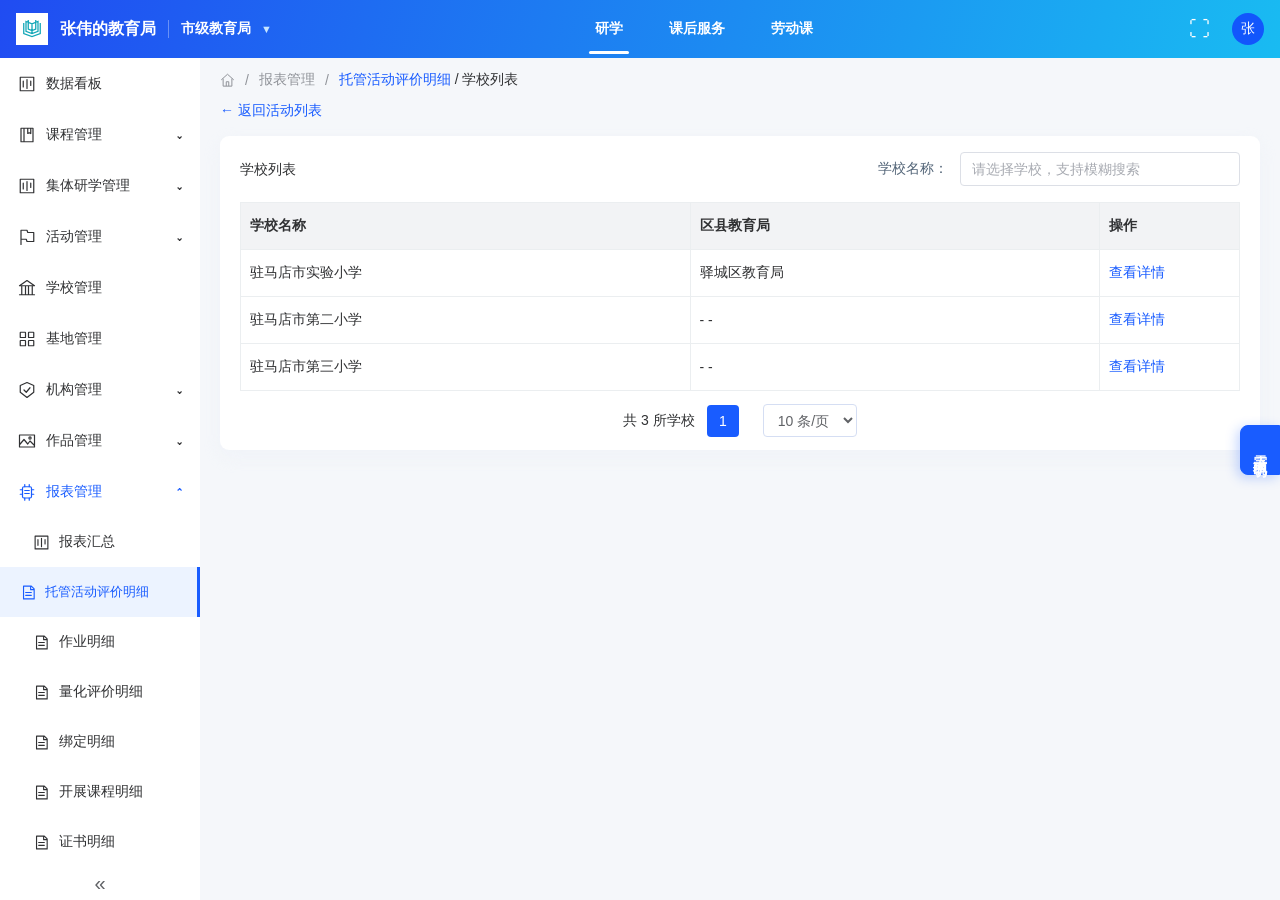
<file: projects/custody-activity-evaluation/schools.html>
<!doctype html>
<html lang="zh-CN">
<head>
<meta charset="UTF-8"><meta name="viewport" content="width=device-width,initial-scale=1">
<title>托管活动评价明细 · 教育局管理平台</title>
<style>
*{box-sizing:border-box}body{margin:0;color:#303133;background:#f5f7fa;font:14px Arial,"Microsoft YaHei","PingFang SC",sans-serif}button,input,select{font:inherit}button{cursor:pointer}header{height:58px;background:linear-gradient(105deg,#204cf2,#19bbf2);display:flex;align-items:center;color:white;padding:0 16px;position:fixed;z-index:5;inset:0 0 auto}.brand{display:flex;align-items:center;gap:12px;font-size:16px;font-weight:600}.logo{background:white;width:32px;height:32px;color:#13a7b7;display:grid;place-items:center}.logo svg{width:24px;height:24px}.level{border-left:1px solid #ffffff55;padding-left:12px;font-size:14px}.triangle{font-size:11px;color:#c6e5ff;padding-left:6px}.top-tabs{position:absolute;left:46%;height:100%;display:flex;gap:34px;align-items:center}.top-tab{position:relative;color:white;border:0;background:none;padding:0 6px;height:100%;font-weight:600}.top-tab.active:after{content:"";position:absolute;bottom:4px;left:0;right:0;height:3px;background:white;border-radius:2px}.account{margin-left:auto;display:flex;gap:22px;align-items:center}.avatar{height:32px;width:32px;background:#1256fc;border-radius:50%;display:grid;place-items:center}aside{position:fixed;top:58px;bottom:0;left:0;width:200px;background:white;display:flex;flex-direction:column}.menu-scroll{overflow:auto;flex:1;padding-bottom:10px}.menu{width:100%;border:0;background:white;text-align:left;height:51px;padding:0 18px;display:flex;align-items:center;gap:10px;white-space:nowrap;color:#303133}.menu svg{height:18px;width:18px;flex-shrink:0}.chevron{margin-left:auto;font-size:12px}.menu.parent{color:#195cff}.submenu .menu{padding-left:33px;font-size:14px;height:50px;gap:9px}.submenu .menu svg{width:17px;height:17px}.submenu .menu.new-item{padding-left:20px;font-size:13px;gap:8px}.menu.active{background:#ecf3ff;color:#195cff;border-right:3px solid #195cff}.menu:hover{background:#f0f5ff}.collapse{height:34px;background:white;border:0;font-size:20px;color:#606266}.hidden{display:none!important}main{margin:58px 0 0 200px;padding:0 20px 30px;min-height:calc(100vh - 58px)}.breadcrumb{height:44px;display:flex;align-items:center;gap:10px;color:#909399}.breadcrumb svg{height:15px;width:15px}.breadcrumb .current{color:#303133}.panel{background:white;border-radius:9px;box-shadow:0 7px 18px #e8eef766;margin-bottom:16px}.filter-top{height:61px;border-bottom:1px solid #f1f2f5;padding:0 24px;display:flex;align-items:center;gap:30px}.filter-title{font-weight:500}.subtle{color:#909399;font-size:13px}.search{margin-left:auto;width:246px;height:33px;border:1px solid #d5def3;border-radius:5px;display:flex;align-items:center;gap:6px;padding:0 10px;color:#8d9aad}.search svg{height:14px;width:14px}.search input{width:100%;border:0;outline:none;color:#606266}.search input::placeholder{color:#8994a7}.filter-body{padding:0 24px}.filter-row{height:56px;display:flex;align-items:center;border-bottom:1px dashed #f0f1f4;gap:24px}.filter-label{width:72px;text-align:right;color:#526477}.choice{border:1px solid transparent;background:white;padding:3px 8px;border-radius:3px;color:#303133;line-height:18px}.choice.selected{border-color:#5e6cff;color:#5264ff}.expand{margin-left:auto;color:#195cff;border:0;background:none}.actions{height:58px;display:flex;align-items:center;justify-content:flex-end;gap:16px}.btn{height:33px;padding:0 16px;border:1px solid #dcdfe6;border-radius:4px;background:white;color:#303133}.btn.primary{background:#195cff;border-color:#195cff;color:white}.btn:disabled{opacity:.48;cursor:not-allowed}.list-panel{padding:16px 20px 0;min-height:310px}.toolbar{height:48px;display:flex;align-items:flex-start;justify-content:space-between}.toolbar-title{line-height:32px;font-weight:500}.export{display:flex;align-items:center;gap:7px}.export svg{width:15px;height:15px}table{width:100%;border-collapse:collapse;font-size:14px}th,td{border:1px solid #ebeef0;text-align:left;padding:14px 9px;height:47px}th{background:#f2f3f5;font-weight:600}.structure-table th{height:48px}.empty-cell{height:154px;text-align:center;color:#909399}.empty{display:flex;flex-direction:column;align-items:center;gap:10px}.empty svg{height:42px;width:52px;color:#c3cbd8}.empty small{color:#b0b6c0;font-size:12px}.pagination{height:59px;display:flex;justify-content:center;align-items:center;gap:12px}.page{border:0;border-radius:4px;height:32px;min-width:32px;background:#195cff;color:white}.page-size{margin-left:12px;border:1px solid #d5def3;background:white;height:33px;border-radius:4px;padding:0 10px;color:#606266}.toast{position:fixed;top:76px;left:50%;transform:translateX(-50%);background:white;border:1px solid #dce8ff;box-shadow:0 5px 20px #0001;padding:12px 24px;border-radius:5px;z-index:8;color:#526477}.placeholder-row{height:56px;color:#a5adba;display:flex;align-items:center;padding-left:96px;border-bottom:1px dashed #f0f1f4}body.compact aside{width:64px}body.compact aside .menu span,body.compact .submenu,body.compact .chevron{display:none}body.compact main{margin-left:64px}body.compact .menu{justify-content:center;padding:0}@media(max-width:1000px){.top-tabs{left:49%;gap:14px}.level{display:none}main{min-width:760px}.brand{font-size:14px}.subtle{font-size:12px}}button:focus-visible{outline:2px solid #72a1ff;outline-offset:3px}

.activity-filters{display:flex;flex-wrap:wrap;align-items:center;gap:24px 32px;padding:24px 0;border-bottom:1px dashed #f0f1f4}.field{display:flex;align-items:center;gap:12px}.field>span{color:#526477;white-space:nowrap}.field input{width:220px;height:34px;padding:0 11px;color:#303133;border:1px solid #dcdfe6;border-radius:4px;background:white;outline:none}.field input:focus{border-color:#195cff}.field input::placeholder{color:#a8abb2}.date-range{display:flex;align-items:center;gap:10px}.date-range input{width:155px}.date-range em{font-style:normal;color:#909399}.link-btn{border:0;background:none;padding:0;color:#195cff}.demo-tag{font-size:12px;color:#909399;margin-left:12px;font-weight:400}.structure-table th:first-child{width:40%}.structure-table th:last-child{width:140px}dialog{border:0;border-radius:8px;padding:0;width:560px;max-width:90vw;box-shadow:0 14px 50px #0003;color:#303133}dialog::backdrop{background:#0006}.dialog-head{padding:20px 24px;border-bottom:1px solid #ebeef0;display:flex;align-items:center;justify-content:space-between;font-size:16px}.dialog-close{border:0;background:none;color:#909399;font-size:24px}.dialog-body{padding:24px}.detail-grid{display:grid;grid-template-columns:140px 1fr;gap:20px 12px;margin:0}.detail-grid dt{color:#909399}.detail-grid dd{margin:0}.detail-placeholder{margin-top:24px;padding:24px;text-align:center;background:#f5f7fa;color:#909399;border-radius:4px}.dialog-foot{padding:0 24px 20px;text-align:right}.field input.invalid{border-color:#f56c6c}

.field select{width:180px;height:34px;padding:0 10px;border:1px solid #dcdfe6;border-radius:4px;color:#606266;background:white}.detail-table{min-width:850px}.detail-table td{padding:12px 16px}.detail-table .person{vertical-align:top;padding-top:18px}.indicator{display:flex;align-items:center;gap:10px;min-height:25px;padding-left:calc(var(--depth)*26px)}.level-badge{font-size:12px;color:#8b98ad;background:#f3f5f8;border-radius:3px;padding:2px 6px;white-space:nowrap}.indicator-root{font-weight:600}.stars{display:inline-flex;gap:5px;font-size:23px;color:#dcdfe6;line-height:24px;white-space:nowrap}.stars .filled{color:#ffb325}.rating-label{margin-left:12px;color:#909399;font-size:12px}.detail-context{display:flex;gap:18px;align-items:center}.back-link{color:#195cff;text-decoration:none;font-size:14px}.detail-table th:nth-child(1){width:14%}.detail-table th:nth-child(2){width:24%}.detail-table th:nth-child(3){width:38%}
.detail-table{min-width:1100px}.detail-table th:nth-child(1){width:10%}.detail-table th:nth-child(2){width:20%}.detail-table th:nth-child(3){width:28%}.detail-table th:nth-child(4){width:210px}.comment-cell{min-width:200px;line-height:1.7;overflow-wrap:anywhere}
.detail-table{min-width:1400px}.detail-table th:nth-child(1){width:8%}.detail-table th:nth-child(2){width:17%}.detail-table th:nth-child(3){width:18%}.detail-table th:nth-child(4){width:24%}.detail-table th:nth-child(5){width:210px}.detail-table th:nth-child(6){width:18%}
.rating-caption{display:block;color:#909399;font-size:12px;margin-bottom:5px}.rating-line{display:flex;align-items:center;white-space:nowrap}.rating-label{margin-left:8px}.detail-table{min-width:1650px;table-layout:fixed}.detail-table th:nth-child(1){width:90px}.detail-table th:nth-child(2){width:85px}.detail-table th:nth-child(3){width:75px}.detail-table th:nth-child(4){width:200px}.detail-table th:nth-child(5){width:210px}.detail-table th:nth-child(6){width:270px}.detail-table th:nth-child(7){width:230px}.detail-table th:nth-child(8){width:250px}
.student-table{min-width:900px}.student-table th:nth-child(1){width:12%}.student-table th:nth-child(2){width:24%}.student-table th:nth-child(3),.student-table th:nth-child(4){width:10%}.student-table th:last-child{width:120px}#evaluation-dialog{width:800px;max-height:90vh;overflow:hidden}#evaluation-dialog[open]{display:flex;flex-direction:column}#evaluation-dialog .dialog-head,#evaluation-dialog .dialog-foot{flex-shrink:0}.evaluation-content{padding:20px 24px;overflow:auto}.evaluation-summary{display:flex;flex-wrap:wrap;align-items:center;gap:12px 20px;color:#606266;margin-bottom:20px;padding:18px 20px;background:#f0f7ff;border:1px solid #e0edff;border-radius:6px}.evaluation-summary strong{color:#303133}.evaluation-activity{width:100%;font-size:13px}.evaluation-table th:first-child{width:58%}.evaluation-table td{padding:12px 14px}.activity-comment{margin-top:20px;padding:16px;background:#f5f7fa;border-radius:5px}.activity-comment h3{font-size:14px;font-weight:500;margin:0 0 10px}.activity-comment p{margin:0;color:#606266;line-height:1.8;overflow-wrap:anywhere}
.filter-body:has(.activity-filters){display:flex;align-items:flex-start;gap:24px}.filter-body:has(.activity-filters) #filters{flex:1;min-width:0}.filter-body:has(.activity-filters) .activity-filters{border-bottom:0;gap:20px}.filter-body:has(.activity-filters)>.actions{flex-shrink:0;height:auto;padding:24px 0;gap:12px}.filter-body:has(.activity-filters) .field select{width:140px}
.student-table{min-width:1100px}.student-table th:nth-child(1){width:10%}.student-table th:nth-child(2){width:21%}.student-table th:nth-child(3),.student-table th:nth-child(4){width:8%}.student-table th:nth-child(5){width:17%}
.requirements-button{position:fixed;right:0;top:50%;transform:translateY(-50%);z-index:10;writing-mode:vertical-rl;letter-spacing:3px;width:40px;height:auto;padding:18px 10px;border-radius:8px 0 0 8px;box-shadow:-3px 3px 12px #195cff40;font-weight:600}.requirements-button:hover{background:#3974ff}#requirements-drawer{position:fixed;inset:0 0 0 auto;margin:0;width:640px;max-width:100vw;height:100dvh;max-height:100dvh;border-radius:0;box-shadow:-8px 0 32px #0002}#requirements-drawer[open]{display:flex;flex-direction:column;animation:drawer-enter .2s ease-out}#requirements-drawer::backdrop{background:#0005}.requirements-head{display:flex;align-items:center;justify-content:space-between;padding:20px 24px;border-bottom:1px solid #ebeef0;flex-shrink:0}.requirements-head h2{font-size:18px;font-weight:600;margin:0}.requirements-content{padding:24px;overflow:auto;flex:1;line-height:1.8}.requirements-content h3{font-size:16px;line-height:1.8;margin:0 0 22px;font-weight:600}.requirements-section-label{color:#526477;font-weight:600;margin:0 0 18px}.requirements-content section+section{border-top:1px solid #ebeef0;margin-top:24px;padding-top:24px}.requirements-content h4{font-size:16px;color:#195cff;margin:0 0 16px}.requirements-content dl{margin:0}.requirements-content dt{font-weight:600;margin:16px 0 5px}.requirements-content dt:after{content:'：'}.requirements-content dd{margin:0;color:#606266}.requirements-footer{padding:16px 24px;border-top:1px solid #ebeef0;text-align:right;flex-shrink:0}@keyframes drawer-enter{from{transform:translateX(100%)}to{transform:translateX(0)}}@media(prefers-reduced-motion:reduce){#requirements-drawer[open]{animation:none}}
.school-table{min-width:650px}.school-table th:first-child{width:45%}.school-table th:last-child{width:140px}
.school-context{display:flex;align-items:center;gap:20px;color:#606266;margin:0 0 16px}.school-search{margin-left:auto}.school-search input{width:280px}.list-panel>.toolbar{align-items:center;height:auto;min-height:34px;margin-bottom:16px;gap:20px}
.evaluation-tabs{display:flex;gap:28px;align-items:center;background:white;padding:0 24px;height:54px;border-radius:8px;margin-bottom:16px;box-shadow:0 4px 14px #e8eef744}.evaluation-tab{height:100%;display:flex;align-items:center;color:#606266;text-decoration:none;border-bottom:3px solid transparent;font-size:15px}.evaluation-tab.active{color:#195cff;border-bottom-color:#195cff;font-weight:600}.evaluation-tab:hover{color:#195cff}.field select{height:34px;width:180px;padding:0 10px;border:1px solid #dcdfe6;border-radius:4px;background:white;color:#606266}.structure-table{min-width:1100px}.structure-table th:first-child{width:27%}.structure-table th:nth-child(2){width:12%}.structure-table th:nth-child(3){width:20%}
</style>
</head>
<body>
<svg xmlns="http://www.w3.org/2000/svg" style="display:none"><symbol id="grid" viewBox="0 0 24 24"><rect x="3" y="3" width="7" height="7" rx=".5"/><rect x="14" y="3" width="7" height="7" rx=".5"/><rect x="3" y="14" width="7" height="7" rx=".5"/><rect x="14" y="14" width="7" height="7" rx=".5"/></symbol><symbol id="book" viewBox="0 0 24 24"><path d="M4 3h16v18H4zM8 3v18M13 3v7l2-1 2 1V3"/></symbol><symbol id="chart" viewBox="0 0 24 24"><path d="M3 21V3h18v18zM7 16V8m5 10V6m5 8V8"/></symbol><symbol id="flag" viewBox="0 0 24 24"><path d="M4 22V3h8l1 3h8v12h-9l-1-3H4"/></symbol><symbol id="school" viewBox="0 0 24 24"><path d="m2 9 10-7 10 7H2zm0 12h20M5 10v11m5-11v11m4-11v11m5-11v11"/></symbol><symbol id="shield" viewBox="0 0 24 24"><path d="m12 2 9 4v9l-9 7-9-7V6zM8 12l3 3 5-6"/></symbol><symbol id="image" viewBox="0 0 24 24"><path d="M2 4h20v16H2zM2 17l6-7 5 6 3-4 6 6"/><circle cx="16" cy="8" r="1.5"/></symbol><symbol id="report" viewBox="0 0 24 24"><rect x="6" y="5" width="12" height="15" rx="2"/><path d="M9 5V2m6 3V2M9 20v3m6-3v3M6 9H3m3 6H3m15-6h3m-3 6h3M9 10h6m-6 4h6"/></symbol><symbol id="detail" viewBox="0 0 24 24"><path d="M5 3h11l4 4v14H5zM15 3v5h5M8 12h8m-8 4h8"/></symbol><symbol id="home" viewBox="0 0 24 24"><path d="m2 11 10-9 10 9M5 9v12h14V9M10 21v-7h4v7"/></symbol><symbol id="search" viewBox="0 0 24 24"><circle cx="10" cy="10" r="7"/><path d="m15 15 7 7"/></symbol><symbol id="export" viewBox="0 0 24 24"><path d="M12 16V3m-5 5 5-5 5 5M3 15v6h18v-6"/></symbol></svg>
<header><div class="brand"><div class="logo"><svg viewBox="0 0 32 32" fill="none" stroke="currentColor" stroke-width="1.7"><path d="M5 8v14l11 4 11-4V8M8 6l8 3 8-3v13l-8 3-8-3zM16 9v13M11 4v12l5 2 5-2V4"/></svg></div><span>张伟的教育局</span><span class="level">市级教育局 <span class="triangle">▼</span></span></div><nav class="top-tabs"><button class="top-tab active">研学</button><button class="top-tab">课后服务</button><button class="top-tab">劳动课</button></nav><div class="account"><span style="font-size:21px">⛶</span><div class="avatar">张</div></div></header>
<aside><div class="menu-scroll" id="menu"></div><button class="collapse" title="收起菜单" aria-label="收起菜单">«</button></aside>
<main><div class="breadcrumb"><svg fill="none" stroke="currentColor" stroke-width="1.6"><use href="#home"/></svg><span>/</span><span>报表管理</span><span>/</span><span class="current" id="breadcrumb">托管活动评价明细</span></div>
<div class="school-context" id="school-context"></div>
<section class="panel list-panel"><div class="toolbar"><span class="toolbar-title" id="list-title">学校列表</span><label class="field school-search"><span>学校名称：</span><input type="search" id="school-filter" list="school-options" placeholder="请选择学校，支持模糊搜索"></label><datalist id="school-options"></datalist></div><div style="overflow:auto" id="table"></div><div class="pagination"><span id="total">共 0 条数据</span><button class="page">1</button><select class="page-size" aria-label="每页条数"><option>10 条/页</option><option>20 条/页</option><option>50 条/页</option></select></div></section></main>

<button class="btn primary requirements-button" id="requirements-button" aria-haspopup="dialog" aria-controls="requirements-drawer" aria-expanded="false">需求说明</button>
<dialog id="requirements-drawer" aria-labelledby="requirements-title"><div class="requirements-head"><h2 id="requirements-title">需求说明</h2><button class="dialog-close" id="requirements-close" aria-label="关闭需求说明">×</button></div><div class="requirements-content"><h3>驻马店教育局端新增托管活动学生对活动的评价统计明细</h3><h3>教育局端 —— 报表管理——新增托管活动学生评价明细入口</h3><p class="requirements-section-label">【统计来源】</p><section><h4>1、市教育局</h4><dl><dt>参与学校数</dt><dd>该市教育局和该市区县教育局下的所有的机构端、基地端、运营后台创建的托管活动授权给学校并上架的学校数量</dd><dt>已评价学生数</dt><dd>该市教育局和该市区县教育局下所有学校学生，报名后在家长端小程序提交的评价数量</dd><dt>未评价学生数</dt><dd>该市教育局和该市区县教育局下所有学校学生，总报名数量 - 已评价学生数量</dd><dt>评价明细</dt><dd>来源于学生在家长端小程序提交的评价明细</dd></dl></section><section><h4>2、区县教育局</h4><dl><dt>参与学校数</dt><dd>该区县教育局下的所有的机构端、基地端、运营后台创建的托管活动授权给学校并上架的学校数量</dd><dt>已评价学生数</dt><dd>该区县教育局下所有学校学生，报名后在家长端小程序提交的评价数量</dd><dt>未评价学生数</dt><dd>该区县教育局下所有学校学生，总报名数量 - 已评价学生数量</dd><dt>评价明细</dt><dd>来源于家长端学生提交的评价明细</dd></dl></section></div><div class="requirements-footer"><button class="btn" id="requirements-done">关 闭</button></div></dialog>
<script>
const icon=(name)=>`<svg fill="none" stroke="currentColor" stroke-width="1.6" stroke-linejoin="round" stroke-linecap="round"><use href="#${name}"/></svg>`;
const parents=[['数据看板','chart'],['课程管理','book'],['集体研学管理','chart'],['活动管理','flag'],['学校管理','school'],['基地管理','grid'],['机构管理','shield'],['作品管理','image']];
const reports=['报表汇总','托管活动评价明细','作业明细','量化评价明细','绑定明细','开展课程明细','证书明细','校级报表','活动报表','营期班级统计'];
document.querySelector('#menu').innerHTML=parents.map(([label,img],i)=>`<button class="menu" data-other="${label}">${icon(img)}<span>${label}</span>${[1,2,3,6,7].includes(i)?'<b class="chevron">⌄</b>':''}</button>`).join('')+`<button class="menu parent" id="report-toggle" aria-expanded="true">${icon('report')}<span>报表管理</span><b class="chevron">⌃</b></button><div class="submenu">${reports.map((label,i)=>`<button class="menu ${i===1?'active new-item':''}" data-report="${label}">${icon(i===0?'chart':i===8?'grid':'detail')}<span>${label}</span></button>`).join('')}</div>`;
const activities=[
{id:1,creator:'机构端',evaluationMode:'score',serviceOrganization:'启航研学机构',name:'秋季托管劳动实践活动',date:'2026-11-12',schools:[{name:'驻马店市实验小学',evaluated:128,unevaluated:12},{name:'驻马店市第二小学',evaluated:96,unevaluated:8},{name:'驻马店市第三小学',evaluated:108,unevaluated:10}]},
{id:2,creator:'基地端',evaluationMode:'star',serviceOrganization:'青少年素质教育基地',name:'课后托管趣味运动会',date:'2026-11-10',schools:[{name:'驻马店市实验小学',evaluated:86,unevaluated:6},{name:'驻马店市第二小学',evaluated:102,unevaluated:12}]},
{id:3,creator:'运营端',evaluationMode:'score',serviceOrganization:'知行教育机构',name:'托管阅读分享活动',date:'2026-11-06',schools:[{name:'驻马店市第三小学',evaluated:75,unevaluated:5}]},
{id:4,creator:'基地端',evaluationMode:'star',serviceOrganization:'劳动实践基地',name:'校园手工创作活动',date:'2026-10-28',schools:[{name:'驻马店市实验小学',evaluated:90,unevaluated:10},{name:'驻马店市第三小学',evaluated:82,unevaluated:8}]}];
const escapeHtml=value=>String(value).replace(/[&<>"']/g,c=>({'&':'&amp;','<':'&lt;','>':'&gt;','"':'&quot;',"'":'&#39;'}[c]));

const params=new URLSearchParams(location.search);const activityId=Number(params.get('activity')||1);const activity=activities.find(a=>a.id===activityId);
const schools=activity?activity.schools.map((school,index)=>({name:school.name,districtBureau:index===0?'驿城区教育局':''})):[];
document.title='学校列表 · 教育局管理平台';document.querySelector('#breadcrumb').innerHTML='<a class="back-link" href="index.html">托管活动评价明细</a> / 学校列表';
document.querySelectorAll('[data-report]').forEach(el=>el.onclick=()=>location.href='index.html');document.querySelectorAll('[data-other]').forEach(el=>el.onclick=()=>{});
document.querySelector('#report-toggle').onclick=()=>document.querySelector('.submenu').classList.toggle('hidden');document.querySelector('.collapse').onclick=()=>document.body.classList.toggle('compact');
function renderSchools(){document.querySelector('#school-context').innerHTML='<a class="back-link" href="index.html">← 返回活动列表</a>';document.querySelector('#school-options').innerHTML=schools.map(s=>'<option value="'+escapeHtml(s.name)+'"></option>').join('');document.querySelector('#list-title').textContent='学校列表';querySchools()}
function querySchools(){const keyword=document.querySelector('#school-filter').value.trim();const rows=schools.filter(s=>s.name.includes(keyword));document.querySelector('#table').innerHTML='<table class="school-table"><thead><tr><th>学校名称</th><th>区县教育局</th><th>操作</th></tr></thead><tbody>'+(rows.length?rows.map(s=>`<tr><td>${escapeHtml(s.name)}</td><td>${escapeHtml(s.districtBureau||'- -')}</td><td><a class="link-btn" style="text-decoration:none" href="detail.html?activity=${encodeURIComponent(activityId)}&amp;school=${encodeURIComponent(s.name)}">查看详情</a></td></tr>`).join(''):'<tr><td class="empty-cell" colspan="3">暂无符合筛选条件的学校</td></tr>')+'</tbody></table>';document.querySelector('#total').textContent='共 '+rows.length+' 所学校'}
document.querySelector('#school-filter').addEventListener('input',querySchools);document.querySelector('#school-filter').addEventListener('keydown',e=>{if(e.key==='Enter')querySchools()});renderSchools();
const requirementsDrawer=document.querySelector('#requirements-drawer');const requirementsButton=document.querySelector('#requirements-button');let previousOverflow='';
requirementsButton.onclick=()=>{previousOverflow=document.body.style.overflow;document.body.style.overflow='hidden';requirementsDrawer.showModal();requirementsButton.setAttribute('aria-expanded','true')};
document.querySelector('#requirements-close').onclick=document.querySelector('#requirements-done').onclick=()=>requirementsDrawer.close();
requirementsDrawer.addEventListener('close',()=>{document.body.style.overflow=previousOverflow;requirementsButton.setAttribute('aria-expanded','false')});
requirementsDrawer.addEventListener('click',e=>{if(e.target!==requirementsDrawer)return;const rect=requirementsDrawer.getBoundingClientRect();if(e.clientX<rect.left||e.clientX>rect.right||e.clientY<rect.top||e.clientY>rect.bottom)requirementsDrawer.close()});
</script></body></html>
</file>
<file: projects/chuangjian-laodongke-delete/styles.css>
* {
  box-sizing: border-box;
}

html,
body {
  margin: 0;
  min-height: 100%;
}

body {
  font-family: -apple-system, BlinkMacSystemFont, "Segoe UI", "PingFang SC", "Microsoft YaHei", Arial, sans-serif;
  color: #202631;
  background: #f5f7fb;
  font-size: 14px;
  letter-spacing: 0;
}

button,
a {
  font: inherit;
}

button {
  cursor: pointer;
}

.hidden {
  display: none !important;
}

.app {
  position: relative;
  min-width: 1280px;
  min-height: 100vh;
  overflow: hidden;
  background: #f5f7fb;
}

.topbar {
  height: 59px;
  display: flex;
  align-items: center;
  color: #fff;
  background: linear-gradient(100deg, #245cf3 0%, #26afe8 100%);
}

.brand {
  width: 150px;
  height: 59px;
  display: flex;
  align-items: center;
  gap: 12px;
  padding-left: 16px;
  white-space: nowrap;
}

.brand strong {
  font-size: 16px;
  font-weight: 700;
}

.brand-mark {
  width: 31px;
  height: 31px;
  border-radius: 8px;
  background: rgba(255, 255, 255, .14);
  position: relative;
}

.brand-mark::before {
  content: "";
  position: absolute;
  left: 7px;
  top: 6px;
  width: 17px;
  height: 17px;
  border-radius: 50%;
  background:
    radial-gradient(circle at 70% 20%, #fff 0 2px, transparent 2.5px),
    conic-gradient(from 312deg, #fff 0 72deg, transparent 72deg 106deg, #fff 106deg 150deg, transparent 150deg 198deg, #fff 198deg 238deg, transparent 238deg);
}

.brand-mark::after {
  content: "";
  position: absolute;
  right: 5px;
  top: 7px;
  width: 10px;
  height: 10px;
  border-radius: 50%;
  background: #2266f2;
}

.school-switch {
  height: 59px;
  display: flex;
  align-items: center;
  gap: 8px;
  padding: 0 12px;
  font-weight: 700;
}

.arrow-down {
  width: 0;
  height: 0;
  border-left: 5px solid transparent;
  border-right: 5px solid transparent;
  border-top: 6px solid rgba(255, 255, 255, .78);
}

.topnav {
  flex: 1;
  height: 59px;
  display: flex;
  align-items: center;
  justify-content: center;
  gap: 48px;
  padding-right: 166px;
}

.topnav a {
  position: relative;
  height: 59px;
  display: flex;
  align-items: center;
  color: rgba(255, 255, 255, .93);
  font-size: 15px;
  font-weight: 700;
  text-decoration: none;
}

.topnav a.active::after {
  content: "";
  position: absolute;
  left: 50%;
  bottom: 4px;
  width: 44px;
  height: 4px;
  border-radius: 4px;
  transform: translateX(-50%);
  background: #fff;
}

.fullscreen {
  width: 34px;
  height: 34px;
  border: 0;
  background: transparent;
  margin-right: 11px;
  display: grid;
  place-items: center;
  cursor: default;
}

.fullscreen span {
  width: 15px;
  height: 15px;
  position: relative;
}

.fullscreen span::before,
.fullscreen span::after {
  content: "";
  position: absolute;
  inset: 0;
  background:
    linear-gradient(#fff, #fff) 0 0 / 5px 2px no-repeat,
    linear-gradient(#fff, #fff) 0 0 / 2px 5px no-repeat,
    linear-gradient(#fff, #fff) 100% 0 / 5px 2px no-repeat,
    linear-gradient(#fff, #fff) 100% 0 / 2px 5px no-repeat,
    linear-gradient(#fff, #fff) 0 100% / 5px 2px no-repeat,
    linear-gradient(#fff, #fff) 0 100% / 2px 5px no-repeat,
    linear-gradient(#fff, #fff) 100% 100% / 5px 2px no-repeat,
    linear-gradient(#fff, #fff) 100% 100% / 2px 5px no-repeat;
}

.avatar {
  width: 33px;
  height: 33px;
  margin-right: 16px;
  border-radius: 50%;
  display: grid;
  place-items: center;
  color: #fff;
  font-size: 16px;
  font-weight: 700;
  background: #1763f5;
}

.shell {
  min-height: calc(100vh - 59px);
  display: grid;
  grid-template-columns: 200px 1fr;
}

.sidebar {
  position: relative;
  height: calc(100vh - 59px);
  min-height: 720px;
  background: #fff;
  border-right: 1px solid #e9edf5;
  overflow: hidden;
}

.side-menu {
  height: calc(100% - 38px);
  padding-top: 9px;
  overflow: hidden;
}

.menu-item {
  height: 51px;
  display: flex;
  align-items: center;
  gap: 11px;
  padding: 0 17px;
  color: #202631;
  font-weight: 500;
  text-decoration: none;
}

.menu-item span:last-of-type {
  flex: 1;
}

.menu-item b {
  color: #252b36;
  font-size: 15px;
  font-weight: 600;
}

.menu-item.blue {
  color: #0d63ff;
}

.menu-item.blue b,
.menu-item.blue .icon {
  color: #0d63ff;
}

.menu-item.sub {
  height: 50px;
  padding-left: 34px;
  gap: 10px;
}

.menu-item.active {
  margin: 0 4px;
  padding-left: 30px;
  color: #0d63ff;
  background: #f0f1f3;
}

.icon {
  width: 18px;
  height: 18px;
  flex: 0 0 18px;
  color: currentColor;
  position: relative;
  display: inline-block;
}

.icon::before,
.icon::after {
  content: "";
  position: absolute;
}

.monitor::before {
  inset: 3px 1px 5px;
  border: 1.7px solid currentColor;
  border-radius: 1px;
}

.monitor::after {
  left: 5px;
  bottom: 1px;
  width: 8px;
  height: 5px;
  border-bottom: 1.7px solid currentColor;
  border-left: 1.7px solid currentColor;
  transform: skewX(-20deg);
}

.home::before {
  left: 2px;
  top: 7px;
  width: 13px;
  height: 9px;
  border: 1.6px solid currentColor;
}

.home::after {
  left: 3px;
  top: 2px;
  width: 11px;
  height: 11px;
  border-left: 1.6px solid currentColor;
  border-top: 1.6px solid currentColor;
  transform: rotate(45deg);
}

.image::before,
.gallery::before {
  inset: 3px 1px 3px;
  border: 1.6px solid currentColor;
  border-radius: 1px;
}

.image::after,
.gallery::after {
  left: 4px;
  bottom: 5px;
  width: 9px;
  height: 7px;
  border-left: 1.6px solid currentColor;
  border-bottom: 1.6px solid currentColor;
  transform: skewX(-30deg);
}

.book::before {
  inset: 1px 3px 1px 4px;
  border: 1.6px solid currentColor;
}

.book::after {
  top: 2px;
  left: 7px;
  height: 14px;
  border-left: 1.6px solid currentColor;
}

.flag::before {
  left: 3px;
  top: 1px;
  height: 16px;
  border-left: 1.6px solid currentColor;
}

.flag::after {
  left: 4px;
  top: 2px;
  width: 10px;
  height: 7px;
  border: 1.6px solid currentColor;
  border-left: 0;
}

.grid::before {
  inset: 2px;
  background:
    linear-gradient(currentColor, currentColor) 0 0 / 6px 6px no-repeat,
    linear-gradient(currentColor, currentColor) 10px 0 / 6px 6px no-repeat,
    linear-gradient(currentColor, currentColor) 0 10px / 6px 6px no-repeat,
    linear-gradient(currentColor, currentColor) 10px 10px / 6px 6px no-repeat;
}

.calendar::before {
  inset: 3px 1px 2px;
  border: 1.6px solid currentColor;
  border-radius: 1px;
}

.calendar::after {
  left: 4px;
  right: 4px;
  top: 7px;
  border-top: 1.6px solid currentColor;
}

.transfer::before {
  left: 2px;
  top: 5px;
  width: 13px;
  height: 8px;
  border-top: 1.6px solid currentColor;
  border-bottom: 1.6px solid currentColor;
}

.transfer::after {
  right: 2px;
  top: 3px;
  width: 5px;
  height: 5px;
  border-right: 1.6px solid currentColor;
  border-top: 1.6px solid currentColor;
  transform: rotate(45deg);
}

.card::before {
  inset: 3px 1px 3px;
  border: 1.6px solid currentColor;
  border-radius: 1px;
}

.card::after {
  left: 5px;
  top: 7px;
  width: 8px;
  border-top: 1.6px solid currentColor;
  box-shadow: -2px 4px 0 -1px currentColor, 5px 4px 0 -1px currentColor;
}

.user::before {
  left: 6px;
  top: 2px;
  width: 6px;
  height: 6px;
  border: 1.5px solid currentColor;
  border-radius: 50%;
}

.user::after {
  left: 3px;
  bottom: 1px;
  width: 10px;
  height: 8px;
  border: 1.5px solid currentColor;
  border-top-left-radius: 8px;
  border-top-right-radius: 8px;
  border-bottom: 0;
}

.teacher::before {
  inset: 4px 1px 2px;
  border: 1.6px solid currentColor;
}

.teacher::after {
  left: 4px;
  top: 1px;
  width: 10px;
  height: 5px;
  border: 1.6px solid currentColor;
  border-bottom: 0;
}

.crown::before {
  left: 2px;
  top: 5px;
  width: 14px;
  height: 9px;
  border: 1.6px solid currentColor;
  border-top: 0;
}

.crown::after {
  left: 3px;
  top: 2px;
  width: 12px;
  height: 8px;
  background: linear-gradient(135deg, transparent 34%, currentColor 35% 46%, transparent 47%),
    linear-gradient(45deg, transparent 34%, currentColor 35% 46%, transparent 47%);
}

.play::before {
  inset: 2px 1px 2px;
  border: 1.6px solid currentColor;
}

.play::after {
  left: 7px;
  top: 5px;
  border-left: 6px solid currentColor;
  border-top: 4px solid transparent;
  border-bottom: 4px solid transparent;
}

.doc::before {
  inset: 1px 3px 1px 4px;
  border: 1.6px solid currentColor;
  border-radius: 1px;
}

.doc::after {
  left: 7px;
  top: 5px;
  width: 7px;
  border-top: 1.6px solid currentColor;
  box-shadow: 0 4px 0 0 currentColor;
}

.nodes::before {
  left: 7px;
  top: 1px;
  width: 4px;
  height: 4px;
  border: 1.5px solid currentColor;
  border-radius: 50%;
  box-shadow: -5px 10px 0 -1.5px #fff, -5px 10px 0 0 currentColor, 5px 10px 0 -1.5px #fff, 5px 10px 0 0 currentColor;
}

.nodes::after {
  left: 6px;
  top: 7px;
  width: 7px;
  height: 7px;
  border-left: 1.5px solid currentColor;
  border-bottom: 1.5px solid currentColor;
  transform: rotate(-45deg);
}

.apple::before {
  content: "●";
  inset: 0;
  font-size: 17px;
  line-height: 18px;
}

.check::before {
  inset: 2px;
  border: 1.6px solid currentColor;
  border-radius: 50%;
}

.check::after {
  left: 5px;
  top: 7px;
  width: 7px;
  height: 4px;
  border-left: 1.6px solid currentColor;
  border-bottom: 1.6px solid currentColor;
  transform: rotate(-45deg);
}

.sidebar-collapse {
  position: absolute;
  left: 0;
  right: 0;
  bottom: 3px;
  height: 34px;
  border: 0;
  background: #fff;
  color: #303642;
  font-size: 21px;
  cursor: default;
}

.main {
  min-height: calc(100vh - 59px);
  background: #f5f7fb;
}

.breadcrumb {
  height: 44px;
  display: flex;
  align-items: center;
  gap: 10px;
  padding: 0 20px;
  color: #707a89;
  font-weight: 500;
}

.breadcrumb strong {
  color: #202631;
  font-weight: 700;
}

.crumb-link {
  border: 0;
  padding: 0;
  color: #707a89;
  background: transparent;
  font-weight: 500;
}

.detail-crumb {
  color: #707a89;
}

.crumb-home {
  width: 15px;
  height: 15px;
  position: relative;
}

.crumb-home::before {
  content: "";
  position: absolute;
  left: 2px;
  top: 6px;
  width: 10px;
  height: 8px;
  border: 1.4px solid #8090a3;
}

.crumb-home::after {
  content: "";
  position: absolute;
  left: 3px;
  top: 2px;
  width: 9px;
  height: 9px;
  border-left: 1.4px solid #8090a3;
  border-top: 1.4px solid #8090a3;
  transform: rotate(45deg);
}

.content {
  position: relative;
  min-height: calc(100vh - 103px);
  padding: 0 31px 40px 20px;
}

.content-head {
  height: 47px;
  display: flex;
  align-items: flex-start;
  justify-content: space-between;
}

.content-head h1 {
  margin: 8px 0 0;
  font-size: 15px;
  line-height: 22px;
  font-weight: 700;
  color: #202631;
}

.create-btn {
  height: 33px;
  min-width: 116px;
  margin-top: 0;
  padding: 0 14px;
  border: 0;
  border-radius: 4px;
  color: #fff;
  background: #1262ff;
  font-weight: 700;
  box-shadow: none;
}

.course-grid {
  display: grid;
  grid-template-columns: 399px 399px;
  gap: 15px;
}

.course-card {
  position: relative;
  width: 399px;
  height: 105px;
  display: flex;
  align-items: center;
  gap: 18px;
  padding: 0 25px;
  border-radius: 8px;
  background: #fff;
  box-shadow: 0 10px 24px rgba(54, 81, 135, .05);
}


.course-icon {
  width: 43px;
  height: 36px;
  border-radius: 5px;
  background: #ff696c;
  position: relative;
  flex: 0 0 auto;
}

.course-icon::before {
  content: "";
  position: absolute;
  right: -1px;
  top: 7px;
  width: 21px;
  height: 22px;
  border-radius: 4px 0 0 4px;
  background: #fb4a4e;
}

.course-icon span {
  position: absolute;
  right: 6px;
  top: 14px;
  width: 8px;
  height: 8px;
  border-radius: 50%;
  background: #fff;
  z-index: 1;
}

.course-copy {
  min-width: 0;
  flex: 1;
  padding-top: 1px;
}

.course-copy h2 {
  margin: 0;
  max-width: 214px;
  color: #2d333d;
  font-size: 15px;
  line-height: 21px;
  font-weight: 700;
  overflow: hidden;
  white-space: nowrap;
  text-overflow: ellipsis;
}

.course-copy p {
  margin: 2px 0 0;
  color: #8e9299;
  font-size: 14px;
  line-height: 20px;
}

.course-actions {
  display: flex;
  align-items: center;
  justify-content: flex-end;
  gap: 10px;
  flex: 0 0 86px;
}

.course-card .view-course {
  width: 48px;
  height: 25px;
  border: 0;
  border-radius: 3px;
  color: #fff;
  background: #1763ff;
  font-size: 14px;
  font-weight: 700;
}

.course-card .course-delete {
  width: 28px;
  height: 28px;
  display: grid;
  place-items: center;
  border: 1px solid #e2e6ef;
  border-radius: 4px;
  color: #697386;
  background: transparent;
}

.trash-icon {
  width: 16px;
  height: 16px;
  fill: none;
  stroke: currentColor;
  stroke-width: 2;
  stroke-linecap: round;
  stroke-linejoin: round;
}

.course-card .course-delete:hover {
  color: #ff514b;
  border-color: #ffd6d4;
  background: #fff5f5;
}

.detail-view {
  padding: 0 20px 0;
}

.detail-panel {
  min-height: calc(100vh - 103px);
  background: #eefaff;
}

.detail-inner {
  width: 1312px;
  margin-left: 164px;
  padding-top: 23px;
}

.detail-head {
  height: 50px;
  display: flex;
  align-items: flex-start;
  justify-content: space-between;
}

.detail-head h1 {
  margin: 1px 0 0;
  color: #202631;
  font-size: 22px;
  line-height: 31px;
  font-weight: 800;
}

.detail-actions {
  display: flex;
  align-items: center;
  gap: 13px;
}

.edit-btn,
.primary-action {
  height: 32px;
  margin-top: -2px;
  border: 0;
  border-radius: 4px;
  color: #fff;
  background: #3d7cf7;
  font-weight: 700;
}

.edit-btn {
  width: 89px;
}

.primary-action {
  width: 63px;
  background: #1262ff;
}

.task-card {
  width: 1312px;
  height: 274px;
  padding: 36px 61px 0;
  border-radius: 7px;
  background: #fff;
  box-shadow: 0 10px 24px rgba(54, 81, 135, .05);
}

.task-row {
  height: 91px;
  display: grid;
  grid-template-columns: 61px 1fr 38px 72px;
  align-items: center;
  column-gap: 17px;
}

.task-card.editing .task-row {
  grid-template-columns: 61px 1fr 38px 43px 139px;
  column-gap: 17px;
}

.task-row + .task-row {
  margin-top: 11px;
}

.task-visual {
  width: 61px;
  height: 61px;
  border-radius: 50%;
  position: relative;
}

.task-visual.clean {
  background: #ecffd9;
}

.broom-handle {
  position: absolute;
  right: 15px;
  top: 13px;
  width: 18px;
  height: 7px;
  border-radius: 5px;
  background: #7fd51e;
  transform: rotate(-45deg);
}

.broom-head {
  position: absolute;
  left: 18px;
  top: 25px;
  width: 20px;
  height: 17px;
  border-radius: 10px 10px 3px 3px;
  background: #7fd51e;
  transform: rotate(38deg);
}

.broom-head::before,
.broom-head::after {
  content: "";
  position: absolute;
  bottom: -5px;
  width: 2px;
  height: 9px;
  border-radius: 2px;
  background: #7fd51e;
}

.broom-head::before {
  left: 5px;
  transform: rotate(33deg);
}

.broom-head::after {
  right: 5px;
  transform: rotate(-33deg);
}

.spark {
  position: absolute;
  width: 5px;
  height: 5px;
  border-radius: 50%;
  background: #7fd51e;
}

.spark.s1 {
  left: 18px;
  top: 18px;
}

.spark.s2 {
  left: 26px;
  top: 14px;
  width: 4px;
  height: 4px;
}

.spark.s3 {
  left: 14px;
  top: 30px;
  width: 4px;
  height: 4px;
}

.task-visual.storage {
  background: #fff0e6;
}

.task-visual.storage::before {
  content: "";
  position: absolute;
  left: 17px;
  top: 18px;
  width: 29px;
  height: 30px;
  border-radius: 4px;
  background: #ff7a1a;
}

.task-visual.storage::after {
  content: "";
  position: absolute;
  left: 15px;
  top: 15px;
  width: 32px;
  height: 7px;
  border-radius: 5px;
  background: #ff7a1a;
}

.task-visual.storage span {
  position: absolute;
  left: 24px;
  top: 28px;
  width: 14px;
  height: 3px;
  border-radius: 3px;
  background: #fff;
  z-index: 1;
}

.task-copy {
  min-width: 0;
}

.task-copy h2 {
  margin: 0 0 7px;
  color: #202631;
  font-size: 19px;
  line-height: 26px;
  font-weight: 800;
}

.task-copy p {
  margin: 0;
  color: #202631;
  font-size: 14px;
  line-height: 20px;
}

.target-badge {
  width: 38px;
  height: 42px;
  padding-top: 5px;
  position: relative;
  color: #fff;
  background: var(--badge-color);
  text-align: center;
  font-size: 13px;
  line-height: 16px;
  font-weight: 800;
}

.target-badge::after {
  content: "";
  position: absolute;
  left: 0;
  bottom: -10px;
  border-top: 10px solid var(--badge-color);
  border-left: 19px solid transparent;
  border-right: 19px solid transparent;
}

.target-badge.blue {
  --badge-color: #356cff;
}

.target-badge.red {
  --badge-color: #ff514b;
}

.target-count {
  display: flex;
  align-items: baseline;
  gap: 7px;
  color: #202631;
}

.target-count strong {
  font-size: 31px;
  line-height: 38px;
  font-weight: 800;
}

.target-count span {
  font-size: 15px;
  font-weight: 500;
}

.row-actions {
  display: none;
  align-items: center;
  gap: 12px;
}

.task-card.editing .row-actions {
  display: flex;
}

.row-edit,
.row-delete {
  width: 64px;
  height: 33px;
  border: 0;
  border-radius: 4px;
  font-weight: 700;
}

.row-edit {
  color: #fff;
  background: #1262ff;
}

.row-delete {
  color: #2f3744;
  background: #f2f3f5;
}

.float-tab {
  position: fixed;
  right: 0;
  width: 31px;
  padding-top: 7px;
  border-radius: 8px 0 0 8px;
  color: #fff;
  text-align: center;
  font-size: 15px;
  line-height: 23px;
  font-weight: 700;
  box-shadow: 0 7px 18px rgba(18, 98, 255, .24);
}

.parent-code {
  top: 303px;
  height: 160px;
  background: #1262ff;
}

.teacher-code {
  top: 507px;
  height: 160px;
  background: #08b978;
}

.modal-mask {
  position: fixed;
  inset: 0;
  z-index: 20;
  display: flex;
  align-items: center;
  justify-content: center;
  background: rgba(12, 22, 38, .42);
}

.confirm-modal {
  width: 428px;
  min-height: 196px;
  padding: 27px 28px 22px;
  border-radius: 6px;
  background: #fff;
  box-shadow: 0 14px 40px rgba(24, 39, 75, .18);
  display: grid;
  grid-template-columns: 42px 1fr;
  column-gap: 14px;
}

.confirm-icon {
  width: 34px;
  height: 34px;
  margin-top: 1px;
  border-radius: 50%;
  display: grid;
  place-items: center;
  color: #fff;
  background: #ff9f18;
  font-size: 22px;
  font-weight: 800;
}

.confirm-content h2 {
  margin: 0 0 10px;
  color: #202631;
  font-size: 18px;
  line-height: 26px;
  font-weight: 800;
}

.confirm-content p {
  margin: 0;
  color: #5f6877;
  font-size: 14px;
  line-height: 22px;
}

.confirm-actions {
  grid-column: 1 / -1;
  display: flex;
  justify-content: flex-end;
  gap: 10px;
  margin-top: 27px;
}

.cancel-btn,
.danger-btn {
  height: 32px;
  min-width: 76px;
  padding: 0 14px;
  border-radius: 4px;
  font-weight: 700;
}

.cancel-btn {
  color: #4d5665;
  border: 1px solid #d8dde8;
  background: #fff;
}

.danger-btn {
  color: #fff;
  border: 1px solid #ff514b;
  background: #ff514b;
}

@media (max-width: 1300px) {
  .app {
    min-width: 0;
  }

  .topnav {
    padding-right: 40px;
  }

  .shell {
    grid-template-columns: 200px minmax(0, 1fr);
  }

  .course-grid {
    grid-template-columns: repeat(auto-fit, minmax(320px, 399px));
  }

  .detail-inner,
  .task-card {
    width: min(100%, 1312px);
  }

  .detail-inner {
    margin-left: 24px;
    margin-right: 24px;
  }
}
</file>
<file: projects/education-bureau-dashboard/styles.css>
:root {
  --blue: #165dff;
  --cyan: #25b4eb;
  --text: #202631;
  --muted: #7b8492;
  --line: #edf1f7;
  --page: #f4f7fc;
  --white: #fff;
}

.rules-entry { position: fixed; right: 0; top: 40%; z-index: 40; display: flex; align-items: center; gap: 7px; padding: 15px 12px; color: #fff; background: #165dff; border: 0; border-radius: 6px 0 0 6px; box-shadow: 0 4px 16px #165dff40; font-weight: 700; }
.rules-entry:hover { background: #084cdd; }
.rules-drawer { position: fixed; inset: 0 0 0 auto; margin: 0; padding: 0; width: min(680px, 100vw); height: 100dvh; max-width: 100vw; max-height: none; border: 0; color: #202631; background: #fff; box-shadow: -8px 0 32px #17274520; overflow: hidden; }
.rules-drawer[open] { display: flex; flex-direction: column; animation: rules-slide .22s ease-out; }
.rules-drawer::backdrop { background: #14213c60; }
.rules-header { display: flex; align-items: center; justify-content: space-between; padding: 22px 28px; border-bottom: 1px solid #e8edf5; flex-shrink: 0; }
.rules-header h2 { margin: 0; font-size: 20px; }
.rules-header p { margin: 5px 0 0; font-size: 13px; color: #7b8492; }
.rules-header button { width: 32px; height: 32px; border: 0; background: transparent; color: #667085; font-size: 26px; }
.rules-content { padding: 0 28px 28px; overflow-y: auto; overscroll-behavior: contain; line-height: 1.8; }
.rules-content section { padding: 22px 0; border-bottom: 1px solid #e8edf5; }
.rules-content h3 { margin: 0 0 14px; font-size: 17px; color: #165dff; }
.rules-content h4 { margin: 18px 0 6px; font-size: 14px; }
.rules-content p { margin: 6px 0; }
.rules-content ul, .rules-content ol { padding-left: 22px; }
.rules-content li { margin: 8px 0; }
.rule-formula { background: #f3f7ff; border-left: 3px solid #165dff; padding: 12px 15px; overflow-wrap: anywhere; font-variant-numeric: tabular-nums; }
@keyframes rules-slide { from { transform: translateX(100%); } to { transform: translateX(0); } }
@media (prefers-reduced-motion: reduce) { .rules-drawer[open] { animation: none; } }

.data-screen { position: fixed; inset: 0; width: 100vw; height: 100vh; max-width: none; max-height: none; margin: 0; padding: 0; border: 0; background: #141f37; overflow: hidden; }
.data-screen::backdrop { background: #141f37; }
.data-screen img { width: 100%; height: 100%; display: block; object-fit: contain; }
.data-screen-close { position: absolute; right: 16px; top: 12px; width: 36px; height: 36px; border: 1px solid #49cdfa; border-radius: 4px; background: #102342e8; color: #fff; font-size: 27px; line-height: 1; }
.data-screen-close:hover { background: #19538b; }
.screen-charts { position: absolute; width: min(100vw, calc(100vh * 1.667752)); height: min(100vh, calc(100vw / 1.667752)); left: 50%; top: 50%; transform: translate(-50%, -50%); }
.screen-charts .hover-region { fill: transparent; pointer-events: all; }
.screen-charts .hover-region:hover { fill: #36d6ff15; stroke: #50dcff; stroke-width: 2; }
.screen-tooltip { position: fixed; z-index: 30; pointer-events: none; padding: 10px 14px; border: 1px solid #3a9ebc; border-radius: 4px; background: #09172ff5; color: #fff; font-size: 14px; white-space: pre-line; box-shadow: 0 4px 18px #0005; }

* {
  box-sizing: border-box;
}

html,
body {
  margin: 0;
  min-height: 100%;
}

body {
  min-width: 1280px;
  color: var(--text);
  background: var(--page);
  font: 14px/1.45 -apple-system, BlinkMacSystemFont, "Segoe UI", "PingFang SC", "Microsoft YaHei", Arial, sans-serif;
  letter-spacing: 0;
}

button,
select {
  font: inherit;
}

button {
  cursor: pointer;
}

.app {
  min-height: 100vh;
  background: var(--page);
}

.topbar {
  height: 58px;
  display: flex;
  align-items: center;
  color: #fff;
  background: linear-gradient(100deg, #245cf3 0%, #27b0e8 100%);
}

.brand {
  width: 170px;
  height: 58px;
  display: flex;
  align-items: center;
  gap: 12px;
  padding-left: 16px;
  white-space: nowrap;
}

.brand strong {
  font-size: 16px;
  font-weight: 700;
}

.brand-mark {
  width: 32px;
  height: 32px;
  border-radius: 2px;
  background: #fff;
  position: relative;
}

.brand-mark::before {
  content: "";
  position: absolute;
  left: 8px;
  top: 8px;
  width: 16px;
  height: 14px;
  border-radius: 3px;
  background:
    linear-gradient(#16b6cc, #16b6cc) 5px 3px / 8px 2px no-repeat,
    linear-gradient(#16b6cc, #16b6cc) 3px 7px / 10px 2px no-repeat,
    linear-gradient(#16b6cc, #16b6cc) 1px 11px / 12px 2px no-repeat;
  border: 2px solid #16b6cc;
  transform: skewY(-12deg);
}

.org-switch {
  height: 58px;
  display: flex;
  align-items: center;
  gap: 8px;
  padding: 0 12px;
  border: 0;
  border-left: 1px solid rgba(255, 255, 255, .24);
  color: #fff;
  background: transparent;
  font-weight: 700;
}

.org-switch span {
  width: 0;
  height: 0;
  border-left: 5px solid transparent;
  border-right: 5px solid transparent;
  border-top: 6px solid rgba(255, 255, 255, .78);
}

.topnav {
  flex: 1;
  height: 58px;
  display: flex;
  align-items: center;
  justify-content: center;
  gap: 55px;
  padding-right: 120px;
}

.topnav a {
  position: relative;
  height: 58px;
  display: flex;
  align-items: center;
  color: rgba(255, 255, 255, .93);
  font-size: 15px;
  font-weight: 700;
  text-decoration: none;
}

.topnav a.active::after {
  content: "";
  position: absolute;
  left: 50%;
  bottom: 3px;
  width: 42px;
  height: 4px;
  border-radius: 4px;
  transform: translateX(-50%);
  background: #fff;
}

.fullscreen,
.avatar {
  border: 0;
  color: #fff;
}

.fullscreen {
  width: 34px;
  height: 34px;
  margin-right: 12px;
  background: transparent;
}

.fullscreen span {
  width: 15px;
  height: 15px;
  display: block;
  position: relative;
}

.fullscreen span::before {
  content: "";
  position: absolute;
  inset: 0;
  background:
    linear-gradient(#fff, #fff) 0 0 / 5px 2px no-repeat,
    linear-gradient(#fff, #fff) 0 0 / 2px 5px no-repeat,
    linear-gradient(#fff, #fff) 100% 0 / 5px 2px no-repeat,
    linear-gradient(#fff, #fff) 100% 0 / 2px 5px no-repeat,
    linear-gradient(#fff, #fff) 0 100% / 5px 2px no-repeat,
    linear-gradient(#fff, #fff) 0 100% / 2px 5px no-repeat,
    linear-gradient(#fff, #fff) 100% 100% / 5px 2px no-repeat,
    linear-gradient(#fff, #fff) 100% 100% / 2px 5px no-repeat;
}

.avatar {
  width: 33px;
  height: 33px;
  margin-right: 16px;
  border-radius: 50%;
  display: grid;
  place-items: center;
  background: #1763f5;
  font-size: 16px;
  font-weight: 700;
}

.shell {
  min-height: calc(100vh - 58px);
  display: grid;
  grid-template-columns: 200px 1fr;
}

.sidebar {
  position: relative;
  height: calc(100vh - 58px);
  background: #fff;
  border-right: 1px solid #edf0f6;
  overflow: hidden;
}

.side-menu {
  height: calc(100% - 38px);
  padding-top: 11px;
  overflow: hidden;
}

.menu-item {
  height: 51px;
  display: flex;
  align-items: center;
  gap: 10px;
  padding: 0 18px;
  color: #202631;
  font-weight: 500;
  text-decoration: none;
}

.menu-item span:last-of-type {
  flex: 1;
}

.menu-item.active {
  color: #0d63ff;
  font-weight: 700;
  background: #f0f1f3;
}

.menu-item b {
  color: inherit;
  font-size: 15px;
  font-weight: 600;
}

.icon {
  width: 18px;
  height: 18px;
  flex: 0 0 18px;
  color: currentColor;
  position: relative;
  display: inline-block;
}

.icon::before,
.icon::after {
  content: "";
  position: absolute;
}

.monitor::before { inset: 3px 1px 5px; border: 1.7px solid currentColor; border-radius: 1px; }
.monitor::after { left: 5px; bottom: 1px; width: 8px; height: 5px; border-bottom: 1.7px solid currentColor; border-left: 1.7px solid currentColor; transform: skewX(-20deg); }
.home::before { left: 2px; top: 7px; width: 13px; height: 9px; border: 1.6px solid currentColor; }
.home::after { left: 3px; top: 2px; width: 11px; height: 11px; border-left: 1.6px solid currentColor; border-top: 1.6px solid currentColor; transform: rotate(45deg); }
.image::before, .gallery::before { inset: 3px 1px 3px; border: 1.6px solid currentColor; border-radius: 1px; }
.image::after, .gallery::after { left: 4px; bottom: 5px; width: 9px; height: 7px; border-left: 1.6px solid currentColor; border-bottom: 1.6px solid currentColor; transform: skewX(-30deg); }
.book::before { inset: 1px 3px 1px 4px; border: 1.6px solid currentColor; }
.book::after { top: 2px; left: 7px; height: 14px; border-left: 1.6px solid currentColor; }
.flag::before { left: 3px; top: 1px; height: 16px; border-left: 1.6px solid currentColor; }
.flag::after { left: 4px; top: 2px; width: 10px; height: 7px; border: 1.6px solid currentColor; border-left: 0; }
.doc::before, .report::before { inset: 1px 3px 1px 4px; border: 1.6px solid currentColor; border-radius: 1px; }
.doc::after, .report::after { left: 7px; top: 5px; width: 7px; border-top: 1.6px solid currentColor; box-shadow: 0 4px 0 0 currentColor; }
.school::before { inset: 4px 1px 2px; border: 1.6px solid currentColor; }
.school::after { left: 1px; top: 2px; width: 16px; height: 7px; border-top: 1.6px solid currentColor; transform: skewY(-24deg); }
.crown::before { inset: 6px 2px 3px; border: 1.6px solid currentColor; border-top: 0; }
.crown::after { left: 2px; top: 3px; width: 14px; height: 7px; background: linear-gradient(135deg, transparent 42%, currentColor 43% 56%, transparent 57%), linear-gradient(45deg, transparent 42%, currentColor 43% 56%, transparent 57%); }
.archive::before { inset: 2px; border: 1.6px solid currentColor; border-radius: 2px; }
.archive::after { left: 5px; top: 6px; width: 8px; height: 8px; border: 1.6px solid currentColor; border-top: 0; }
.barcode::before { inset: 3px 1px; background: repeating-linear-gradient(90deg, currentColor 0 1px, transparent 1px 3px); }
.judge::before { inset: 2px; border-radius: 50%; background: currentColor; }
.judge::after { left: 6px; top: 7px; width: 6px; height: 4px; border-left: 2px solid #fff; border-bottom: 2px solid #fff; transform: rotate(-45deg); }
.check::before { inset: 2px; border: 1.6px solid currentColor; border-radius: 50%; }
.check::after { left: 5px; top: 7px; width: 7px; height: 4px; border-left: 1.6px solid currentColor; border-bottom: 1.6px solid currentColor; transform: rotate(-45deg); }
.assess::before { inset: 2px 4px; border: 1.6px solid currentColor; border-radius: 1px; }
.assess::after { left: 7px; top: 4px; width: 5px; height: 10px; border-left: 1.6px solid currentColor; border-bottom: 1.6px solid currentColor; transform: rotate(-45deg); }
.globe::before { inset: 2px; border: 1.6px solid currentColor; border-radius: 50%; }
.globe::after { left: 3px; right: 3px; top: 8px; border-top: 1.6px solid currentColor; box-shadow: 0 -4px 0 -1px currentColor, 0 4px 0 -1px currentColor; }
.gear::before { inset: 2px; border: 1.6px solid currentColor; border-radius: 50%; }
.gear::after { left: 7px; top: 7px; width: 4px; height: 4px; border-radius: 50%; background: currentColor; }

.sidebar-collapse {
  position: absolute;
  left: 0;
  right: 0;
  bottom: 3px;
  height: 34px;
  border: 0;
  color: #303642;
  background: #fff;
  font-size: 21px;
}

.main {
  min-width: 0;
  min-height: calc(100vh - 58px);
  padding: 0 20px 28px;
  overflow: auto;
}

.breadcrumb {
  height: 44px;
  display: flex;
  align-items: center;
  gap: 9px;
  color: #202631;
  font-weight: 500;
}

.crumb-home {
  width: 15px;
  height: 15px;
  position: relative;
}

.crumb-home::before {
  content: "";
  position: absolute;
  left: 2px;
  top: 6px;
  width: 10px;
  height: 8px;
  border: 1.4px solid #8090a3;
}

.crumb-home::after {
  content: "";
  position: absolute;
  left: 3px;
  top: 2px;
  width: 9px;
  height: 9px;
  border-left: 1.4px solid #8090a3;
  border-top: 1.4px solid #8090a3;
  transform: rotate(45deg);
}

.filter-panel {
  min-height: 64px;
  display: grid;
  grid-template-columns: minmax(220px, 320px) minmax(220px, 320px) minmax(220px, 320px) 1fr auto auto;
  align-items: center;
  gap: 18px;
  padding: 15px 16px 16px 25px;
  border-radius: 6px;
  background: #fff;
  box-shadow: 0 10px 20px rgba(40, 75, 140, .04);
}

.filter-field {
  display: grid;
  grid-template-columns: 38px 1fr;
  align-items: center;
  gap: 12px;
  color: #273142;
}

.filter-field select,
.search-select input {
  height: 33px;
  width: 100%;
  border: 1px solid #cfdaf0;
  border-radius: 5px;
  padding: 0 12px;
  color: #202631;
  background: #fff;
}

.search-select {
  position: relative;
}

.search-select input {
  padding-right: 34px;
  outline: none;
}

.search-select.open input,
.search-select input:focus {
  border-color: #8aa7ff;
  box-shadow: 0 0 0 1px rgba(22, 99, 255, .28);
}

.search-clear {
  position: absolute;
  right: 9px;
  top: 50%;
  width: 14px;
  height: 14px;
  display: none;
  align-items: center;
  justify-content: center;
  border: 0;
  border-radius: 50%;
  color: #fff;
  background: #c3c8d0;
  font-size: 12px;
  line-height: 1;
  transform: translateY(-50%);
}

.search-select.has-value .search-clear {
  display: flex;
}

.search-select:not(.searching) .search-clear {
  display: flex;
  background: transparent;
  font-size: 0;
}

.search-select:not(.searching) .search-clear::after {
  content: "";
  width: 6px;
  height: 6px;
  border-right: 1px solid #98a2b3;
  border-bottom: 1px solid #98a2b3;
  transform: translateY(-2px) rotate(45deg);
}

.search-options {
  position: absolute;
  left: 0;
  right: 0;
  top: 40px;
  z-index: 20;
  display: none;
  max-height: 190px;
  overflow: auto;
  padding: 4px 0;
  border-radius: 2px;
  background: #fff;
  box-shadow: 0 7px 18px rgba(31, 45, 70, .16);
}

.search-select.open .search-options {
  display: block;
}

.search-option {
  height: 32px;
  display: flex;
  align-items: center;
  padding: 0 12px;
  color: #303846;
  background: #fff;
  cursor: pointer;
}

.search-option:hover,
.search-option.active {
  background: #f5f5f5;
}

.search-option.empty {
  color: #98a2b3;
  cursor: default;
}

.filter-divider {
  justify-self: end;
  width: 1px;
  height: 31px;
  background: #e3e7ef;
}

.reset-btn,
.query-btn {
  height: 33px;
  border: 0;
  border-radius: 4px;
  display: inline-flex;
  align-items: center;
  justify-content: center;
  gap: 8px;
  font-weight: 700;
}

.reset-btn {
  min-width: 84px;
  color: #273142;
  background: #f4f6fa;
}

.query-btn {
  min-width: 84px;
  color: #fff;
  background: #165dff;
}

.query-btn span {
  width: 14px;
  height: 14px;
  border: 2px solid currentColor;
  border-radius: 50%;
  position: relative;
}

.query-btn span::after {
  content: "";
  position: absolute;
  right: -5px;
  bottom: -4px;
  width: 6px;
  height: 2px;
  border-radius: 2px;
  background: currentColor;
  transform: rotate(45deg);
}

.overview-panel {
  margin-top: 16px;
  display: grid;
  grid-template-columns: 212px 1fr;
  gap: 16px;
  padding: 16px;
  border-radius: 6px;
  background: #fff;
}

.bureau-card {
  position: relative;
  height: 224px;
  padding: 17px 22px;
  overflow: hidden;
  border-radius: 7px;
  color: #fff;
  background: linear-gradient(135deg, #1a5eff 0%, #236eff 100%);
}

.bureau-row {
  position: relative;
  z-index: 1;
  display: grid;
  grid-template-columns: 16px 1fr;
  column-gap: 9px;
  align-items: center;
}

.bureau-row + .bureau-row {
  margin-top: 17px;
}

.bureau-row strong {
  grid-column: 2;
  display: block;
  margin-top: 2px;
  font-size: 31px;
  line-height: 36px;
}

.mini-icon {
  width: 13px;
  height: 13px;
  border-radius: 4px;
  position: relative;
}

.mini-icon.green { background: #4fd797; }
.mini-icon.red { background: #ff746e; }
.mini-icon::after {
  content: "";
  position: absolute;
  left: 3px;
  top: 4px;
  width: 7px;
  height: 5px;
  border-radius: 1px;
  background: rgba(255, 255, 255, .75);
}

.city-illustration {
  position: absolute;
  right: 12px;
  bottom: 7px;
  width: 88px;
  height: 88px;
  transform: rotateX(55deg) rotateZ(-38deg);
}

.city-illustration .base,
.city-illustration .tower,
.city-illustration .building {
  position: absolute;
  display: block;
}

.city-illustration .base {
  inset: 10px;
  border-radius: 50%;
  background: linear-gradient(135deg, rgba(160, 225, 255, .95), rgba(83, 156, 255, .8));
  box-shadow: 0 0 0 9px rgba(148, 213, 255, .45), 0 0 0 17px rgba(148, 213, 255, .22);
}

.city-illustration .tower {
  left: 45px;
  top: 3px;
  width: 20px;
  height: 68px;
  background: linear-gradient(#62d3ff, #3f83ff);
  transform: rotateZ(38deg) rotateX(-55deg);
}

.city-illustration .building.one {
  left: 20px;
  top: 33px;
  width: 20px;
  height: 33px;
  background: #82ccff;
  transform: rotateZ(38deg) rotateX(-55deg);
}

.city-illustration .building.two {
  left: 42px;
  top: 36px;
  width: 18px;
  height: 29px;
  background: #ff6c89;
  transform: rotateZ(38deg) rotateX(-55deg);
}

.metric-grid {
  display: grid;
  grid-template-columns: repeat(4, minmax(160px, 1fr));
  gap: 16px;
}

.metric-card,
.summary-card {
  min-height: 104px;
  border-radius: 7px;
  overflow: hidden;
  transition: box-shadow .16s ease, transform .16s ease;
}

.metric-card.picked,
.summary-card.picked,
.rating-card.picked {
  box-shadow: 0 0 0 2px rgba(22, 99, 255, .18), 0 10px 24px rgba(30, 88, 190, .13);
  transform: translateY(-1px);
}

.metric-card {
  padding: 14px 12px;
  color: #fff;
}

.metric-card h2,
.summary-card h2,
.analysis-card h2 {
  margin: 0;
  font-size: 14px;
  font-weight: 700;
}

.primary { background: linear-gradient(135deg, #1688ff, #1e9ce7); }
.green-card { background: #2bad31; }
.purple-card { background: linear-gradient(135deg, #7c38dd, #8035e4); }
.orange-card { background: #ff8f18; }

.split-stats {
  display: grid;
  grid-template-columns: repeat(2, 1fr);
  height: 70px;
  align-items: center;
  text-align: center;
}

.split-stats.triple {
  grid-template-columns: repeat(3, 1fr);
  column-gap: 4px;
}

.split-stats strong {
  display: block;
  font-size: 24px;
  line-height: 30px;
}

.split-stats span {
  font-size: 12px;
  font-weight: 700;
}

.split-stats.triple strong {
  font-size: 21px;
}

.split-stats.triple span {
  display: block;
  min-height: 17px;
  transform: scale(.92);
  transform-origin: center top;
  white-space: nowrap;
}

.labor-week-card {
  grid-column: 4;
  grid-row: 2;
}

.summary-card {
  display: flex;
  align-items: center;
  justify-content: space-between;
  padding: 15px 24px 14px 14px;
  background: linear-gradient(170deg, #fff 0 55%, #f8faff 55% 100%);
}

.summary-card.warm {
  background: linear-gradient(155deg, #fff 0 55%, #fff6f4 55% 100%);
}

.summary-card strong {
  display: flex;
  align-items: center;
  justify-content: center;
  gap: 42px;
  margin-top: 15px;
  font-size: 21px;
  text-align: center;
  white-space: nowrap;
}

.summary-card em {
  color: #1a62ff;
  font-style: normal;
}

.summary-card em.dark {
  color: #333946;
}

.summary-card span {
  display: block;
  margin-top: 6px;
  color: #8e9299;
  font-size: 12px;
  text-align: center;
  white-space: nowrap;
}

.donut {
  width: 70px;
  height: 70px;
  border-radius: 50%;
  background: conic-gradient(#5ad6d2 calc(var(--p) * 1%), #eef3ff 0);
  position: relative;
}

.donut.blue {
  background: conic-gradient(#1763ff calc(var(--p) * 1%), #5bd6d2 0 100%);
}

.donut::after {
  content: "";
  position: absolute;
  inset: 16px;
  border-radius: 50%;
  background: #fff;
}

.middle-grid {
  margin-top: 16px;
  display: grid;
  grid-template-columns: minmax(260px, .95fr) minmax(260px, .95fr) minmax(0, 2.1fr);
  gap: 16px;
}

.task-distribution {
  padding: 20px 16px;
}

.task-distribution h2 {
  margin: 0 0 14px;
  font-size: 16px;
}

.task-donut {
  width: 156px;
  height: 156px;
  margin: 0 auto 16px;
  border-radius: 50%;
  display: grid;
  place-items: center;
  background: conic-gradient(#209bf4 0 18%, #5ed4d2 18% 33%, #5874ed 33% 45%, #f5ba42 45% 53%, #54ba77 53% 63%, #ed8d65 63% 72%, #a581d7 72% 78%, #46b8ca 78% 85%, #e57da5 85% 92%, #91ad52 92% 100%);
}

.task-donut > div {
  width: 108px;
  height: 108px;
  border-radius: 50%;
  background: #fff;
  display: flex;
  flex-direction: column;
  align-items: center;
  justify-content: center;
}

.task-donut strong { font-size: 24px; }
.task-donut span { margin-top: 3px; color: #7b8492; font-size: 12px; }
.task-legend { list-style: none; padding: 0; margin: 0; }
.task-legend li { display: grid; grid-template-columns: 9px minmax(0, 1fr) 34px; gap: 7px; align-items: center; min-height: 23px; font-size: 12px; }
.task-legend i { width: 9px; height: 9px; border-radius: 2px; background: var(--task-color); }
.task-legend b { display: none; }
.task-legend { display: grid; grid-template-columns: repeat(2, minmax(0, 1fr)); gap: 6px 12px; }
.task-legend li { grid-template-columns: 9px minmax(0, 1fr); line-height: 18px; }
.task-distribution-chart { display: block; width: 100%; height: 220px; margin-bottom: 12px; }
.overview-panel { grid-template-columns: minmax(165px, .85fr) repeat(4, minmax(0, 1fr)); grid-template-rows: repeat(2, 116px); gap: 18px; padding: 18px; }
.overview-panel .bureau-card { grid-column: 1; grid-row: 1 / 3; height: auto; padding: 24px 14px; background: linear-gradient(150deg, #2372ff, #54adff); }
.overview-panel .bureau-stats { height: 100%; grid-template-rows: repeat(2, 1fr); row-gap: 12px; }
.overview-panel .bureau-stats > div:nth-child(n+3) { border-top: 1px solid #ffffff40; padding-top: 20px; }
.overview-panel .bureau-row { grid-template-columns: 16px 1fr 30px; }
.overview-panel .bureau-row + .bureau-row { margin-top: 10px; }
.overview-panel .bureau-row strong { grid-column: 3; margin-top: 0; font-size: 23px; line-height: 30px; text-align: right; }
.overview-panel .city-illustration { opacity: .3; pointer-events: none; }
.overview-panel .metric-grid { display: contents; }
.overview-panel .metric-card { grid-row: 1; padding: 14px 12px; border: 1px solid #edf1f7; }
.overview-panel .green-card { grid-column: 3; background: #e9fbf5; color: #00aa99; }
.overview-panel .purple-card { grid-column: 4; background: #fffaf0; color: #b6850c; }
.overview-panel .orange-card { grid-column: 5; background: #fff7f1; color: #e77227; }
.overview-panel .labor-week-card { grid-column: 2; grid-row: 1; background: #eaf4ff; color: #1682ec; }
.overview-panel .metric-card h2 { font-size: 13px; }
.overview-panel .split-stats strong { font-size: 23px; }
.overview-panel .split-stats span { font-weight: 400; }
.overview-panel .summary-card { min-width: 0; grid-row: 2; display: block; padding: 14px 12px; background: #f4f5fa; }
.overview-panel .summary-card h2 { font-size: 13px; font-weight: 500; }
.overview-panel .summary-card strong { justify-content: space-around; gap: 6px; margin-top: 20px; font-size: 22px; }
.overview-panel .summary-card em { color: inherit; }
.overview-panel .summary-card span { font-size: 11px; margin-top: 5px; white-space: normal; }
.overview-panel .summary-card .donut { display: none; }

.middle-grid .radar-chart { width: 100%; max-width: 340px; height: auto; }
.middle-grid .rating-board { min-width: 0; padding: 20px 12px; gap: 10px; }
.middle-grid .rating-card { min-width: 0; padding: 20px 10px; }
.middle-grid .rating-row { grid-template-columns: 42px minmax(0, 1fr) 20px; gap: 5px; }
.middle-grid .rating-row b { letter-spacing: 0; }

@media (max-width: 1450px) {
  .middle-grid { grid-template-columns: minmax(260px, 1fr) minmax(260px, 1fr); }
  .middle-grid .rating-board { grid-column: 1 / -1; }
}

.chart-card,
.rating-board,
.analysis-card {
  border-radius: 7px;
  background: #fff;
}

.radar-card {
  min-height: 380px;
  display: grid;
  place-items: center;
}

.radar-chart {
  width: 390px;
  height: 310px;
}

.radar-chart text {
  fill: #202631;
  font-size: 14px;
}

.radar-ring {
  fill: rgba(22, 99, 255, .04);
  stroke: #dbe5f3;
  stroke-width: 1;
}

.radar-axis {
  stroke: #c4cfdd;
  stroke-width: 1;
}

.radar-area {
  fill: rgba(64, 169, 255, .58);
  stroke: #2d9ded;
  stroke-width: 2;
}

.radar-dot {
  fill: #2d9ded;
}

.rating-board {
  min-height: 380px;
  display: grid;
  grid-template-columns: repeat(3, 1fr);
  gap: 14px;
  padding: 20px 24px;
}

.rating-card {
  border-radius: 6px;
  padding: 24px 21px 20px;
  transition: box-shadow .16s ease, transform .16s ease;
}

.rating-card.green { background: #fbfffb; }
.rating-card.blue { background: #f8faff; }
.rating-card.pink { background: #fff6f8; }

.rating-card header {
  display: flex;
  align-items: center;
  justify-content: space-between;
  margin-bottom: 23px;
}

.rating-card h2 {
  margin: 0;
  font-size: 16px;
}

.rating-card strong {
  color: #145fff;
  font-size: 25px;
}

.rating-card strong span {
  color: #202631;
  font-size: 13px;
  font-weight: 500;
}

.rating-box {
  padding: 22px 10px 20px;
  border-radius: 7px;
  background: #fff;
}

.rating-card.green .rating-box { border: 2px solid #d8f7d9; box-shadow: 0 2px 8px rgba(49, 200, 55, .15); }
.rating-card.blue .rating-box { border: 2px solid #cfe1ff; box-shadow: 0 2px 8px rgba(25, 99, 255, .14); }
.rating-card.pink .rating-box { border: 2px solid #ffd6de; box-shadow: 0 2px 8px rgba(255, 94, 125, .12); }

.rating-row {
  display: grid;
  grid-template-columns: 46px 1fr 30px;
  align-items: center;
  gap: 10px;
  height: 56px;
}

.rating-row b {
  letter-spacing: 8px;
  white-space: nowrap;
}

.rating-row span {
  height: 20px;
  border-radius: 3px;
  background: #ecf1fb;
  overflow: hidden;
}

.rating-row i {
  display: block;
  height: 100%;
  width: var(--w);
  min-width: 0;
  background: linear-gradient(90deg, #b5f0ef, #1d5dff);
}

.rating-row em {
  color: #303641;
  font-style: normal;
}

.analysis-card {
  margin-top: 16px;
  min-height: 418px;
  padding: 20px 24px;
}

.analysis-grid {
  display: grid;
  grid-template-columns: 500px 1fr;
  gap: 20px;
  margin-top: 4px;
}

.pie-wrap {
  position: relative;
  min-height: 350px;
  display: grid;
  place-items: center;
  border-right: 1px solid #eef1f6;
}

.pie-chart {
  width: 198px;
  height: 198px;
  border-radius: 50%;
  background: conic-gradient(#209bf4 0 33%, #5ed4d2 33% 66%, #215df5 66% 99%, #32efa0 99% 100%);
  position: relative;
}

.pie-chart::after {
  content: "";
  position: absolute;
  inset: 70px;
  border-radius: 50%;
  background: #fff;
}

.pie-label {
  position: absolute;
  color: #202631;
  font-size: 13px;
}

.pie-label::after {
  content: "";
  position: absolute;
  width: 20px;
  border-top: 1px solid currentColor;
}

.pie-label.fail {
  left: 176px;
  top: 67px;
}

.pie-label.fail::after {
  left: 42px;
  top: 20px;
  color: #32efa0;
  transform: rotate(90deg);
}

.pie-label.pass {
  left: 86px;
  top: 120px;
}

.pie-label.pass::after {
  left: 34px;
  top: 14px;
  color: #215df5;
  transform: rotate(25deg);
}

.pie-label.good {
  left: 282px;
  bottom: 47px;
}

.pie-label.good::after {
  left: -22px;
  top: -7px;
  color: #5ed4d2;
  transform: rotate(90deg);
}

.pie-label.excellent {
  right: 98px;
  top: 123px;
}

.pie-label.excellent::after {
  right: 33px;
  top: 13px;
  color: #209bf4;
  transform: rotate(-18deg);
}

.chart-legend {
  display: flex;
  align-items: center;
  justify-content: center;
  gap: 12px;
  color: #374151;
  font-size: 13px;
}

.chart-legend span {
  display: inline-flex;
  align-items: center;
  gap: 5px;
  white-space: nowrap;
}

.chart-legend i {
  width: 26px;
  height: 14px;
  display: inline-block;
  border-radius: 3px;
}

.chart-legend i.excellent { background: #209bf4; }
.chart-legend i.good { background: #5ed4d2; }
.chart-legend i.pass { background: #215df5; }
.chart-legend i.fail { background: #32efa0; }

.chart-legend i.hollow {
  width: 12px;
  height: 12px;
  border: 2px solid currentColor;
  border-radius: 50%;
  background: #fff;
}

.chart-legend i.hollow.excellent { color: #1763ff; }
.chart-legend i.hollow.good { color: #55d8dd; }
.chart-legend i.hollow.pass { color: #215df5; }
.chart-legend i.hollow.fail { color: #24df96; }

.pie-legend {
  position: absolute;
  left: 0;
  right: 0;
  bottom: 0;
}

.line-wrap {
  min-width: 0;
  position: relative;
}

.line-chart {
  width: 100%;
  height: 302px;
  margin-top: 20px;
}

.line-chart line {
  stroke: #dce3ef;
  stroke-width: 1;
}

.line-chart text {
  fill: #687386;
  font-size: 13px;
}

.line-chart .axis-label {
  text-anchor: middle;
}

.line-chart .series {
  fill: none;
  stroke-width: 3;
}

.line-chart .series.excellent { stroke: #1763ff; }
.line-chart .series.good { stroke: #55d8dd; }
.line-chart .series.pass { stroke: #215df5; }
.line-chart .series.fail { stroke: #24df96; }

.line-chart .series-fill {
  fill: rgba(22, 99, 255, .28);
  stroke: none;
}

.line-legend {
  margin-top: -2px;
}

.ranking-grid {
  margin-top: 16px;
  display: grid;
  grid-template-columns: repeat(3, 1fr);
  gap: 16px;
}

.rank-card {
  min-height: 328px;
  padding: 20px 16px 18px;
  border-radius: 7px;
  background: #fff;
  transition: box-shadow .16s ease, transform .16s ease;
}

.rank-card h2 {
  margin: 0 0 18px;
  font-size: 17px;
  line-height: 24px;
}

.rank-head,
.rank-row {
  display: grid;
  grid-template-columns: 1fr 112px;
  align-items: center;
}

.rank-head {
  padding: 0 10px 4px 46px;
  color: #697386;
  font-size: 14px;
}

.rank-head span:last-child {
  text-align: right;
}

.rank-row {
  min-height: 58px;
  padding: 0 10px 0 0;
}

.rank-title {
  display: flex;
  align-items: center;
  gap: 15px;
  min-width: 0;
}

.rank-title strong {
  font-size: 15px;
  overflow: hidden;
  white-space: nowrap;
  text-overflow: ellipsis;
}

.rank-row b {
  justify-self: end;
  color: #ff3939;
  font-size: 21px;
  line-height: 28px;
}

.rank-row b.muted {
  color: #6d727b;
}

.rank-medal,
.rank-index {
  width: 31px;
  flex: 0 0 31px;
  display: grid;
  place-items: center;
  color: #ffbe49;
  font-size: 24px;
  line-height: 18px;
}

.rank-medal em {
  margin-top: 2px;
  color: #ff3939;
  font-size: 11px;
  font-style: normal;
  font-weight: 700;
  line-height: 12px;
}

.rank-medal.silver {
  color: #cfd5df;
}

.rank-medal.bronze {
  color: #ffbd81;
}

.rank-index {
  color: #202631;
  font-size: 18px;
  font-style: italic;
}

.rank-card.picked {
  box-shadow: 0 0 0 2px rgba(22, 99, 255, .18), 0 10px 24px rgba(30, 88, 190, .13);
  transform: translateY(-1px);
}

.toast {
  position: fixed;
  left: 50%;
  top: 82px;
  transform: translateX(-50%) translateY(-12px);
  padding: 10px 18px;
  border-radius: 4px;
  color: #fff;
  background: rgba(32, 38, 49, .86);
  opacity: 0;
  pointer-events: none;
  transition: .2s ease;
}

.toast.show {
  opacity: 1;
  transform: translateX(-50%) translateY(0);
}

@media (max-width: 1500px) {
  .metric-grid {
    gap: 12px;
  }

  .rating-board {
    padding: 20px 14px;
  }
}
</file>
<file: projects/home-labor-evaluation-default-excellent/styles.css>
:root {
  --blue: #1f63ff;
  --blue-dark: #2354ec;
  --cyan: #29b8ed;
  --text: #252a34;
  --muted: #667085;
  --line: #edf0f5;
  --page: #f5f7fb;
  --white: #fff;
  --green: #10c77f;
  --orange: #ff8d2a;
}

* {
  box-sizing: border-box;
}

body {
  margin: 0;
  min-width: 1180px;
  color: var(--text);
  font: 14px/1.5 -apple-system, BlinkMacSystemFont, "Segoe UI", "PingFang SC", "Microsoft YaHei", sans-serif;
  background: var(--page);
}

button,
select,
textarea {
  font: inherit;
}

button {
  cursor: pointer;
}

.app-shell {
  min-height: 100vh;
  display: grid;
  grid-template-columns: 200px 1fr;
  grid-template-rows: 58px 1fr;
}

.topbar {
  grid-column: 1 / -1;
  height: 58px;
  background: linear-gradient(95deg, var(--blue-dark), var(--cyan));
  color: #fff;
  display: grid;
  grid-template-columns: 280px 1fr 120px;
  align-items: center;
  padding: 0 16px;
}

.brand,
.top-actions,
.module-nav {
  display: flex;
  align-items: center;
}

.brand {
  gap: 12px;
}

.logo-mark {
  width: 30px;
  height: 30px;
  border-radius: 8px;
  display: grid;
  place-items: center;
  background: rgba(255, 255, 255, 0.16);
  font-size: 28px;
  font-weight: 700;
  transform: rotate(22deg);
}

.school-switch {
  border: 0;
  background: transparent;
  color: #fff;
  padding: 6px 0;
}

.module-nav {
  justify-content: center;
  gap: 46px;
  height: 100%;
}

.module-nav button {
  height: 100%;
  border: 0;
  background: transparent;
  color: rgba(255, 255, 255, 0.82);
  padding: 0 2px;
  font-weight: 700;
  position: relative;
}

.module-nav button.active {
  color: #fff;
}

.module-nav button.active::after {
  content: "";
  position: absolute;
  left: 4px;
  right: 4px;
  bottom: 5px;
  height: 3px;
  border-radius: 3px;
  background: #fff;
}

.top-actions {
  justify-content: flex-end;
  gap: 16px;
}

.icon-button,
.avatar-button {
  border: 0;
  color: #fff;
  background: transparent;
}

.avatar-button {
  width: 32px;
  height: 32px;
  border-radius: 50%;
  background: #1971ff;
  font-weight: 700;
}

.sidebar {
  grid-row: 2;
  background: var(--white);
  border-right: 1px solid #edf1f7;
  padding: 14px 4px 52px;
  position: relative;
}

.nav-group {
  margin: 8px 0;
}

.nav-item {
  width: 100%;
  min-height: 40px;
  border: 0;
  border-radius: 0;
  background: transparent;
  color: #20242b;
  display: flex;
  align-items: center;
  gap: 10px;
  padding: 0 14px;
  text-align: left;
}

.nav-item:hover,
.nav-item.selected {
  background: #f0f1f3;
}

.nav-item.selected,
.active-parent {
  color: #0f63ff;
  font-weight: 700;
}

.nav-icon {
  width: 18px;
  display: inline-grid;
  place-items: center;
  font-size: 16px;
}

.chevron {
  margin-left: auto;
  color: inherit;
}

.submenu {
  display: none;
  margin-top: 4px;
}

.expanded .submenu {
  display: block;
}

.child {
  padding-left: 32px;
}

.collapse-button {
  position: absolute;
  left: 0;
  right: 0;
  bottom: 10px;
  margin: auto;
  border: 0;
  color: #333;
  background: transparent;
  width: 40px;
  height: 34px;
  font-size: 20px;
}

.main {
  grid-row: 2;
  padding: 12px 20px 64px;
  min-width: 0;
}

.hidden {
  display: none !important;
}

.breadcrumb {
  display: flex;
  gap: 10px;
  align-items: center;
  color: #7a8493;
  margin: 0 0 10px;
  height: 32px;
}

.breadcrumb strong {
  color: #6a7280;
  font-weight: 500;
}

.filter-panel {
  background: var(--white);
  border-radius: 4px;
  overflow: hidden;
}

.tabs {
  height: 64px;
  display: flex;
  align-items: center;
  gap: 34px;
  padding: 0 18px;
  border-bottom: 1px solid var(--line);
}

.tab {
  height: 100%;
  border: 0;
  background: transparent;
  color: #8a93a0;
  font-weight: 700;
  position: relative;
}

.tab.active {
  color: #0c5fff;
}

.tab.active::after {
  content: "";
  position: absolute;
  left: 12px;
  right: 12px;
  bottom: 0;
  height: 3px;
  border-radius: 3px;
  background: #1b63ff;
}

.primary-action,
.ghost-action {
  min-width: 74px;
  height: 34px;
  border-radius: 4px;
  padding: 0 14px;
}

.primary-action {
  border: 1px solid #3576ff;
  background: #3978ff;
  color: #fff;
  box-shadow: 0 4px 10px rgba(31, 99, 255, 0.18);
}

.ghost-action {
  border: 1px solid #dfe5ef;
  background: #fff;
  color: #344054;
}

.tabs .primary-action {
  margin-left: auto;
  min-width: 116px;
}

.filter-row {
  min-height: 56px;
  display: flex;
  align-items: center;
  gap: 28px;
  border-bottom: 1px solid var(--line);
  padding: 0 26px 0 32px;
}

.filter-label {
  width: 46px;
  flex: 0 0 46px;
  color: #303844;
  white-space: nowrap;
}

.pill {
  height: 24px;
  min-width: 46px;
  border: 1px solid transparent;
  border-radius: 4px;
  background: transparent;
  color: #151a22;
  padding: 0 8px;
}

.pill.active {
  border-color: #1b5fff;
  color: #0e5fff;
  background: #fff;
}

.result-meta {
  margin: 16px 0 8px;
  font-weight: 700;
}

.course-grid {
  display: grid;
  grid-template-columns: repeat(4, 260px);
  gap: 16px;
  align-items: start;
}

.course-grid.home-grid {
  grid-template-columns: repeat(4, minmax(300px, 1fr));
}

.course-card {
  width: 260px;
  background: #fff;
  border-radius: 8px;
  overflow: hidden;
  box-shadow: 0 8px 18px rgba(30, 56, 90, 0.05);
}

.home-card {
  min-height: 164px;
  background: #fff;
  border-radius: 8px;
  padding: 26px 16px 16px;
  box-shadow: 0 8px 18px rgba(30, 56, 90, 0.05);
}

.home-student-row {
  min-height: 54px;
  display: flex;
  align-items: flex-start;
  gap: 10px;
  padding-bottom: 24px;
  border-bottom: 1px solid var(--line);
}

.home-student-name {
  min-width: 0;
  color: #111827;
  line-height: 1.35;
}

.home-student-name strong {
  display: block;
  font-weight: 700;
  white-space: nowrap;
}

.home-student-name span {
  display: block;
  white-space: nowrap;
}

.home-progress-row {
  display: grid;
  grid-template-columns: auto minmax(120px, 1fr) auto auto;
  gap: 8px;
  align-items: center;
  padding-top: 16px;
  color: #8a8f99;
}

.home-progress-row strong {
  color: #252a34;
  font-weight: 500;
}

.progress-track {
  height: 8px;
  border-radius: 99px;
  overflow: hidden;
  background: #f0f0f0;
}

.progress-track span {
  display: block;
  height: 100%;
  border-radius: inherit;
  background: #1f63ff;
}

.course-cover {
  height: 160px;
  margin: 16px 16px 0;
  border-radius: 6px;
  overflow: hidden;
  background: #1586ff;
}

.course-cover img {
  width: 100%;
  height: 100%;
  object-fit: cover;
  display: block;
}

.course-info {
  padding: 8px 16px 14px;
}

.course-title {
  display: flex;
  align-items: center;
  justify-content: space-between;
  gap: 8px;
  font-weight: 700;
  margin-bottom: 8px;
}

.status-tag {
  flex: 0 0 auto;
  border-radius: 3px;
  padding: 1px 6px;
  font-size: 12px;
  font-weight: 500;
}

.status-tag.pending {
  color: #ff7a1a;
  background: #fff2e8;
}

.status-tag.done {
  color: #0dbd74;
  background: #eafaf2;
}

.submit-time {
  color: #58687a;
  margin: 0 0 18px;
}

.student-row {
  display: flex;
  align-items: center;
  gap: 8px;
}

.student-avatar {
  width: 34px;
  height: 34px;
  border-radius: 50%;
  background: #fff8bd;
  display: grid;
  place-items: center;
  font-size: 18px;
}

.student-meta {
  flex: 1;
  color: #6c7684;
  line-height: 1.35;
}

.student-meta strong {
  display: block;
  color: #3a4250;
  font-weight: 500;
}

.card-action {
  min-width: 64px;
  height: 32px;
  border-radius: 4px;
  font-weight: 700;
}

.card-action.primary {
  border: 1px solid #155fff;
  background: #145fff;
  color: #fff;
}

.card-action.outline {
  border: 1px solid #1362ff;
  color: #0d61ff;
  background: #fff;
}

.end-text {
  margin: 24px 0 0;
  text-align: center;
  color: #111;
}

.floating-help {
  position: fixed;
  right: 0;
  width: 44px;
  min-height: 156px;
  border-radius: 9px 0 0 9px;
  color: #fff;
  display: grid;
  place-items: center;
  text-align: center;
  box-shadow: 0 6px 18px rgba(20, 60, 120, 0.18);
  font-weight: 700;
  padding: 8px 0;
}

.floating-help.blue {
  top: 302px;
  background: #196dff;
}

.floating-help.green {
  top: 506px;
  background: #05bf8e;
}

.empty-state {
  min-height: 520px;
  display: grid;
  place-content: center;
  text-align: center;
  color: #58687a;
}

.empty-state h1 {
  color: #1d2939;
  margin: 0 0 8px;
}

.rating-dialog {
  width: 460px;
  border: 0;
  border-radius: 8px;
  padding: 0;
  box-shadow: 0 20px 60px rgba(20, 35, 70, 0.24);
}

.rating-dialog::backdrop {
  background: rgba(15, 23, 42, 0.28);
}

.dialog-head,
.dialog-actions {
  display: flex;
  align-items: center;
  justify-content: space-between;
  padding: 16px 20px;
  border-bottom: 1px solid #edf0f5;
}

.dialog-actions {
  justify-content: flex-end;
  gap: 12px;
  border-top: 1px solid #edf0f5;
  border-bottom: 0;
}

.dialog-head h2 {
  margin: 0;
  font-size: 18px;
}

.close-button {
  border: 0;
  background: transparent;
  font-size: 24px;
  line-height: 1;
}

.dialog-body {
  padding: 18px 20px;
  display: grid;
  gap: 16px;
}

.dialog-body label {
  display: grid;
  gap: 8px;
  color: #344054;
}

.dialog-body select,
.dialog-body textarea {
  width: 100%;
  border: 1px solid #dfe5ef;
  border-radius: 4px;
  padding: 8px 10px;
  color: #1d2939;
}

.dialog-body textarea {
  resize: vertical;
}

.smart-dialog {
  width: min(1000px, calc(100vw - 280px));
  height: min(838px, calc(100vh - 92px));
  border: 0;
  border-radius: 10px;
  padding: 0;
  box-shadow: 0 18px 48px rgba(0, 0, 0, 0.28);
}

.smart-dialog::backdrop {
  background: rgba(0, 0, 0, 0.4);
}

.smart-dialog form {
  height: 100%;
  display: grid;
  grid-template-rows: 58px 1fr 64px;
}

.smart-dialog-head {
  display: flex;
  align-items: center;
  justify-content: space-between;
  padding: 0 18px 0 20px;
}

.smart-dialog-head h2 {
  margin: 0;
  font-size: 16px;
  font-weight: 700;
}

.smart-dialog-tools {
  display: flex;
  align-items: center;
  gap: 18px;
  color: #8a8f99;
}

.tool-button {
  border: 0;
  background: transparent;
  color: #8a8f99;
  font-size: 18px;
}

.smart-dialog .close-button {
  color: #8a8f99;
}

.smart-dialog-body {
  overflow-y: auto;
  padding: 16px 30px 0;
}

.success-mark {
  width: 58px;
  height: 58px;
  border-radius: 50%;
  margin: 2px auto 12px;
  display: grid;
  place-items: center;
  background: #11b83e;
  color: #fff;
  font-size: 40px;
  font-weight: 800;
  box-shadow: 0 0 0 6px #dff7e8;
}

.success-copy {
  margin: 0 0 20px;
  text-align: center;
  color: #252a34;
}

.smart-summary {
  background: #f7f8fb;
  border-radius: 6px;
  padding: 14px 18px 26px;
}

.smart-summary h3 {
  margin: 0 0 18px;
  font-size: 16px;
}

.summary-progress {
  display: grid;
  grid-template-columns: auto 1fr auto;
  align-items: center;
  gap: 10px;
}

.summary-track {
  height: 8px;
  border-radius: 99px;
  background: #e9edf5;
  overflow: hidden;
}

.summary-track span {
  display: block;
  width: 100%;
  height: 100%;
  border-radius: inherit;
  background: #1f63ff;
}

.grade-counts {
  height: 52px;
  display: grid;
  grid-template-columns: repeat(4, 1fr);
  align-items: center;
}

.grade-counts strong {
  color: #0e5fff;
}

.result-table-wrap {
  min-height: 404px;
  border-left: 20px solid #f7f8fb;
  border-right: 28px solid #f7f8fb;
  background: #fff;
}

.result-table {
  width: 100%;
  border-collapse: collapse;
  table-layout: fixed;
}

.result-table th,
.result-table td {
  height: 48px;
  border: 1px solid #edf0f5;
  padding: 0 10px;
  text-align: left;
}

.result-table th {
  background: #f2f3f5;
  font-weight: 700;
}

.table-link {
  border: 0;
  background: transparent;
  color: #005fff;
  padding: 0;
}

.smart-dialog-actions {
  display: flex;
  justify-content: flex-end;
  align-items: center;
  gap: 10px;
  padding: 0 16px;
  border-top: 1px solid #f0f2f5;
}

.start-smart-dialog {
  width: 600px;
  border: 0;
  border-radius: 10px;
  padding: 0;
  box-shadow: 0 18px 48px rgba(0, 0, 0, 0.28);
}

.start-smart-dialog::backdrop {
  background: rgba(0, 0, 0, 0.4);
}

.start-smart-dialog form {
  display: grid;
  grid-template-rows: 58px auto 66px;
}

.start-smart-head {
  display: flex;
  align-items: center;
  justify-content: space-between;
  padding: 0 18px 0 20px;
}

.start-smart-head h2 {
  margin: 0;
  font-size: 16px;
  font-weight: 700;
}

.start-smart-body {
  padding: 16px 30px 24px;
}

.start-smart-body p {
  margin: 0 0 24px;
  color: #1d2939;
  font-size: 16px;
  line-height: 1.55;
}

.pending-task-card {
  min-height: 118px;
  border-radius: 6px;
  background: #f7f8fb;
  padding: 14px 16px;
}

.pending-task-card h3 {
  margin: 0 0 20px;
  font-size: 16px;
}

.pending-task-row {
  display: flex;
  align-items: center;
  gap: 12px;
}

.task-icon {
  width: 44px;
  height: 44px;
  border-radius: 50%;
  display: grid;
  place-items: center;
  color: #fff;
  background: linear-gradient(180deg, #7fa5ff, #4978f7);
  box-shadow: 0 0 0 10px #eef3ff;
  margin-right: 6px;
}

.task-icon.orange {
  background: linear-gradient(180deg, #ffb46b, #ff843f);
  box-shadow: 0 0 0 10px #fff0e6;
}

.pending-task-row strong {
  font-size: 26px;
  line-height: 1;
}

.start-smart-actions {
  display: flex;
  justify-content: flex-end;
  align-items: center;
  gap: 10px;
  padding: 0 16px;
}

.home-processing-dialog {
  width: 602px;
  border: 0;
  border-radius: 0 0 10px 10px;
  padding: 0;
  box-shadow: 0 18px 48px rgba(0, 0, 0, 0.28);
}

.home-processing-dialog::backdrop {
  background: rgba(0, 0, 0, 0.4);
}

.home-processing-dialog form {
  min-height: 482px;
  display: grid;
  grid-template-rows: 56px 1fr 72px;
}

.home-processing-body {
  padding: 0 30px;
}

.processing-stage {
  transition: transform 0.46s ease, opacity 0.46s ease;
}

.processing-stage.entering {
  animation: processing-enter 0.46s ease both;
}

.processing-stage.leaving {
  transform: translateX(-92px);
  opacity: 0;
}

@keyframes processing-enter {
  from {
    transform: translateX(92px);
    opacity: 0;
  }
  to {
    transform: translateX(0);
    opacity: 1;
  }
}

.processing-student-card {
  height: 80px;
  border-radius: 8px;
  background: #f7f8fb;
  display: flex;
  align-items: center;
  gap: 14px;
  padding: 0 16px;
  margin-bottom: 26px;
}

.processing-avatar {
  width: 46px;
  height: 46px;
  border-radius: 50%;
  display: grid;
  place-items: center;
  background: #8ea8ff;
  font-size: 24px;
}

.processing-student-card strong {
  font-size: 18px;
  margin-right: 8px;
}

.processing-student-card span {
  color: #8a8f99;
}

.processing-student-card small {
  display: block;
  margin-top: 4px;
  color: #a6abb3;
}

.indicator-grid {
  min-height: 92px;
  display: grid;
  grid-template-columns: repeat(2, minmax(0, 1fr));
  column-gap: 52px;
  row-gap: 10px;
  margin-bottom: 26px;
  overflow: hidden;
}

.indicator-item {
  color: #1d2939;
  white-space: nowrap;
  transition: transform 0.42s ease, opacity 0.42s ease;
}

.indicator-item span {
  color: #1d2939;
}

.indicator-item.done {
  color: #111827;
}

.indicator-item.done::before {
  content: "✓";
  width: 16px;
  height: 16px;
  display: inline-grid;
  place-items: center;
  margin-right: 3px;
  border-radius: 50%;
  background: #10b84f;
  color: #fff;
  font-size: 12px;
  font-weight: 800;
}

.indicator-item.done span {
  color: #05b94f;
  font-weight: 700;
}

.indicator-item.leaving {
  transform: translateX(-32px);
  opacity: 0;
}

.processing-summary {
  padding-bottom: 14px;
}

.processing-summary .grade-counts {
  height: 42px;
}

.home-processing-actions {
  display: flex;
  justify-content: flex-end;
  align-items: center;
  padding: 0 16px;
}

.home-grade-dialog {
  width: 600px;
  border: 0;
  border-radius: 10px;
  padding: 0;
  box-shadow: 0 18px 48px rgba(0, 0, 0, 0.28);
}

.home-grade-dialog::backdrop {
  background: rgba(0, 0, 0, 0.4);
}

.home-grade-dialog form {
  display: grid;
  grid-template-rows: 68px auto 64px;
}

.home-grade-head {
  display: flex;
  align-items: center;
  justify-content: space-between;
  padding: 0 18px 0 20px;
}

.home-grade-head h2 {
  margin: 0;
  font-size: 16px;
  font-weight: 700;
}

.home-grade-body {
  padding: 0 14px;
}

.grade-student-card {
  min-height: 80px;
  border-radius: 6px;
  background: #f7f8fb;
  display: flex;
  align-items: center;
  justify-content: space-between;
  gap: 18px;
  padding: 0 16px;
  margin-bottom: 18px;
}

.grade-student-left {
  display: flex;
  align-items: center;
  gap: 12px;
  min-width: 0;
}

.grade-avatar {
  width: 48px;
  height: 48px;
  border-radius: 50%;
  display: grid;
  place-items: center;
  background: #d5c4ff;
  font-size: 26px;
}

.grade-student-left strong {
  font-size: 18px;
  margin-right: 6px;
}

.grade-student-left span {
  color: #8a8f99;
}

.grade-student-left small {
  display: block;
  margin-top: 4px;
  color: #a6abb3;
}

.grade-result {
  flex: 0 0 auto;
  font-size: 16px;
}

.grade-result strong {
  font-size: 22px;
}

.grade-indicators {
  display: grid;
  grid-template-columns: repeat(2, minmax(0, 1fr));
  column-gap: 42px;
  row-gap: 12px;
  padding: 0 32px 24px;
}

.teacher-evaluation {
  border-radius: 8px 8px 0 0;
  background: linear-gradient(180deg, #fff2cf 0, #fff7e5 64px, #fff 64px);
  overflow: hidden;
}

.teacher-evaluation h3 {
  height: 60px;
  display: flex;
  align-items: center;
  margin: 0;
  padding: 0 16px;
  font-size: 18px;
}

.teacher-score-row {
  min-height: 54px;
  display: flex;
  align-items: center;
  justify-content: space-between;
  padding: 0 16px;
  background: #fff;
  border-bottom: 1px solid #f2f3f5;
}

.score-label {
  display: flex;
  align-items: center;
  gap: 8px;
}

.score-label span {
  width: 14px;
  height: 14px;
  display: inline-grid;
  place-items: center;
  border: 1px solid #c9ced6;
  border-radius: 50%;
  color: #98a2b3;
  font-size: 10px;
}

.stars {
  display: flex;
  gap: 4px;
}

.star {
  border: 0;
  background: transparent;
  color: #c9ced6;
  font-size: 22px;
  line-height: 1;
  padding: 0;
}

.star.active {
  color: #ffa51f;
}

.comment-field {
  display: grid;
  gap: 14px;
  padding: 18px 16px 4px;
}

.comment-field span {
  font-weight: 700;
  font-size: 16px;
}

.comment-field textarea {
  width: 100%;
  min-height: 100px;
  border: 0;
  border-radius: 6px;
  background: #f7f7f8;
  color: #252a34;
  line-height: 1.6;
  padding: 14px 16px;
  resize: vertical;
}

.home-grade-actions {
  display: flex;
  justify-content: flex-end;
  align-items: center;
  gap: 10px;
  padding: 0 16px;
}

@media (max-width: 1420px) {
  .course-grid {
    grid-template-columns: repeat(3, 260px);
  }

  .course-grid.home-grid {
    grid-template-columns: repeat(3, minmax(300px, 1fr));
  }
}
</file>
<file: projects/school-self-check-upload-attachment/styles.css>
* {
  box-sizing: border-box;
}

html,
body {
  margin: 0;
  min-height: 100%;
}

body {
  font-family: -apple-system, BlinkMacSystemFont, "Segoe UI", "PingFang SC", "Microsoft YaHei", Arial, sans-serif;
  color: #202631;
  background: #f5f7fb;
  font-size: 14px;
  letter-spacing: 0;
}

button,
a,
input,
textarea {
  font: inherit;
}

button {
  cursor: pointer;
}

.hidden {
  display: none !important;
}

.app {
  position: relative;
  min-width: 1280px;
  min-height: 100vh;
  overflow: hidden;
  background: #f5f7fb;
}

.topbar {
  height: 56px;
  display: flex;
  align-items: center;
  color: #fff;
  background: linear-gradient(100deg, #245cf3 0%, #26afe8 100%);
}

.brand {
  width: 148px;
  height: 56px;
  display: flex;
  align-items: center;
  gap: 12px;
  padding-left: 14px;
  white-space: nowrap;
}

.brand strong {
  font-size: 16px;
  font-weight: 700;
}

.brand-mark {
  width: 30px;
  height: 30px;
  border-radius: 8px;
  background: rgba(255, 255, 255, .14);
  position: relative;
}

.brand-mark::before {
  content: "";
  position: absolute;
  left: 7px;
  top: 6px;
  width: 17px;
  height: 17px;
  border-radius: 50%;
  background:
    radial-gradient(circle at 70% 20%, #fff 0 2px, transparent 2.5px),
    conic-gradient(from 312deg, #fff 0 72deg, transparent 72deg 106deg, #fff 106deg 150deg, transparent 150deg 198deg, #fff 198deg 238deg, transparent 238deg);
}

.brand-mark::after {
  content: "";
  position: absolute;
  right: 5px;
  top: 7px;
  width: 10px;
  height: 10px;
  border-radius: 50%;
  background: #2266f2;
}

.school-switch {
  height: 56px;
  display: flex;
  align-items: center;
  gap: 8px;
  padding: 0 12px;
  font-weight: 700;
}

.arrow-down {
  width: 0;
  height: 0;
  border-left: 5px solid transparent;
  border-right: 5px solid transparent;
  border-top: 6px solid rgba(255, 255, 255, .78);
}

.topnav {
  flex: 1;
  height: 56px;
  display: flex;
  align-items: center;
  justify-content: center;
  gap: 50px;
  padding-right: 166px;
}

.topnav a {
  position: relative;
  height: 56px;
  display: flex;
  align-items: center;
  color: rgba(255, 255, 255, .93);
  font-size: 15px;
  font-weight: 700;
  text-decoration: none;
}

.topnav a.active::after {
  content: "";
  position: absolute;
  left: 50%;
  bottom: 3px;
  width: 42px;
  height: 4px;
  border-radius: 4px;
  transform: translateX(-50%);
  background: #fff;
}

.fullscreen {
  width: 34px;
  height: 34px;
  margin-right: 11px;
  border: 0;
  display: grid;
  place-items: center;
  background: transparent;
  cursor: default;
}

.fullscreen span {
  width: 15px;
  height: 15px;
  position: relative;
}

.fullscreen span::before,
.fullscreen span::after {
  content: "";
  position: absolute;
  inset: 0;
  background:
    linear-gradient(#fff, #fff) 0 0 / 5px 2px no-repeat,
    linear-gradient(#fff, #fff) 0 0 / 2px 5px no-repeat,
    linear-gradient(#fff, #fff) 100% 0 / 5px 2px no-repeat,
    linear-gradient(#fff, #fff) 100% 0 / 2px 5px no-repeat,
    linear-gradient(#fff, #fff) 0 100% / 5px 2px no-repeat,
    linear-gradient(#fff, #fff) 0 100% / 2px 5px no-repeat,
    linear-gradient(#fff, #fff) 100% 100% / 5px 2px no-repeat,
    linear-gradient(#fff, #fff) 100% 100% / 2px 5px no-repeat;
}

.avatar {
  width: 33px;
  height: 33px;
  margin-right: 16px;
  border-radius: 50%;
  display: grid;
  place-items: center;
  color: #fff;
  font-size: 16px;
  font-weight: 700;
  background: #1763f5;
}

.shell {
  min-height: calc(100vh - 56px);
  display: grid;
  grid-template-columns: 198px 1fr;
}

.sidebar {
  position: relative;
  height: calc(100vh - 56px);
  background: #fff;
  border-right: 1px solid #edf0f6;
  overflow: hidden;
}

.side-menu {
  height: calc(100% - 38px);
  padding-top: 10px;
  overflow: hidden;
}

.menu-item {
  height: 52px;
  display: flex;
  align-items: center;
  gap: 10px;
  padding: 0 16px;
  color: #202631;
  font-weight: 500;
  text-decoration: none;
}

.menu-item span:last-of-type {
  flex: 1;
}

.menu-item b {
  color: #252b36;
  font-size: 15px;
  font-weight: 600;
}

.menu-item.blue {
  color: #0d63ff;
  font-weight: 700;
}

.menu-item.blue b,
.menu-item.blue .icon {
  color: #0d63ff;
}

.menu-item.sub {
  height: 49px;
  padding-left: 31px;
  gap: 10px;
}

.menu-item.sub.active {
  margin: 0 4px 0 2px;
  padding-left: 30px;
  color: #0d63ff;
  font-weight: 700;
  background: #f0f1f3;
}

.menu-item.text-only {
  padding-left: 22px;
}

.menu-item.settings {
  margin-top: 21px;
}

.icon {
  width: 18px;
  height: 18px;
  flex: 0 0 18px;
  color: currentColor;
  position: relative;
  display: inline-block;
}

.icon::before,
.icon::after {
  content: "";
  position: absolute;
}

.monitor::before { inset: 3px 1px 5px; border: 1.7px solid currentColor; border-radius: 1px; }
.monitor::after { left: 5px; bottom: 1px; width: 8px; height: 5px; border-bottom: 1.7px solid currentColor; border-left: 1.7px solid currentColor; transform: skewX(-20deg); }
.home::before { left: 2px; top: 7px; width: 13px; height: 9px; border: 1.6px solid currentColor; }
.home::after { left: 3px; top: 2px; width: 11px; height: 11px; border-left: 1.6px solid currentColor; border-top: 1.6px solid currentColor; transform: rotate(45deg); }
.image::before, .gallery::before { inset: 3px 1px 3px; border: 1.6px solid currentColor; border-radius: 1px; }
.image::after, .gallery::after { left: 4px; bottom: 5px; width: 9px; height: 7px; border-left: 1.6px solid currentColor; border-bottom: 1.6px solid currentColor; transform: skewX(-30deg); }
.book::before { inset: 1px 3px 1px 4px; border: 1.6px solid currentColor; }
.book::after { top: 2px; left: 7px; height: 14px; border-left: 1.6px solid currentColor; }
.flag::before { left: 3px; top: 1px; height: 16px; border-left: 1.6px solid currentColor; }
.flag::after { left: 4px; top: 2px; width: 10px; height: 7px; border: 1.6px solid currentColor; border-left: 0; }
.grid::before { inset: 2px; background: linear-gradient(currentColor, currentColor) 0 0 / 6px 6px no-repeat, linear-gradient(currentColor, currentColor) 10px 0 / 6px 6px no-repeat, linear-gradient(currentColor, currentColor) 0 10px / 6px 6px no-repeat, linear-gradient(currentColor, currentColor) 10px 10px / 6px 6px no-repeat; }
.calendar::before { inset: 3px 1px 2px; border: 1.6px solid currentColor; border-radius: 1px; }
.calendar::after { left: 4px; right: 4px; top: 7px; border-top: 1.6px solid currentColor; }
.transfer::before { left: 2px; top: 5px; width: 13px; height: 8px; border-top: 1.6px solid currentColor; border-bottom: 1.6px solid currentColor; }
.transfer::after { right: 2px; top: 3px; width: 5px; height: 5px; border-right: 1.6px solid currentColor; border-top: 1.6px solid currentColor; transform: rotate(45deg); }
.card::before { inset: 3px 1px 3px; border: 1.6px solid currentColor; border-radius: 1px; }
.card::after { left: 5px; top: 7px; width: 8px; border-top: 1.6px solid currentColor; box-shadow: -2px 4px 0 -1px currentColor, 5px 4px 0 -1px currentColor; }
.user::before { left: 6px; top: 2px; width: 6px; height: 6px; border: 1.5px solid currentColor; border-radius: 50%; }
.user::after { left: 3px; bottom: 1px; width: 10px; height: 8px; border: 1.5px solid currentColor; border-top-left-radius: 8px; border-top-right-radius: 8px; border-bottom: 0; }
.teacher::before { inset: 4px 1px 2px; border: 1.6px solid currentColor; }
.teacher::after { left: 4px; top: 1px; width: 10px; height: 5px; border: 1.6px solid currentColor; border-bottom: 0; }
.play::before { inset: 2px 1px 2px; border: 1.6px solid currentColor; }
.play::after { left: 7px; top: 5px; border-left: 6px solid currentColor; border-top: 4px solid transparent; border-bottom: 4px solid transparent; }
.doc::before { inset: 1px 3px 1px 4px; border: 1.6px solid currentColor; border-radius: 1px; }
.doc::after { left: 7px; top: 5px; width: 7px; border-top: 1.6px solid currentColor; box-shadow: 0 4px 0 0 currentColor; }
.apple::before { content: "●"; inset: 0; font-size: 17px; line-height: 18px; }
.check::before { inset: 2px; border: 1.6px solid currentColor; border-radius: 50%; }
.check::after { left: 5px; top: 7px; width: 7px; height: 4px; border-left: 1.6px solid currentColor; border-bottom: 1.6px solid currentColor; transform: rotate(-45deg); }
.inspect::before { left: 2px; top: 3px; width: 14px; height: 13px; border: 1.6px solid currentColor; border-radius: 2px; }
.inspect::after { left: 6px; top: 1px; width: 6px; height: 5px; border: 1.6px solid currentColor; border-bottom: 0; }
.gear::before { inset: 2px; border: 1.6px solid currentColor; border-radius: 50%; }
.gear::after { left: 7px; top: 7px; width: 4px; height: 4px; border-radius: 50%; background: currentColor; }

.sidebar-collapse {
  position: absolute;
  left: 0;
  right: 0;
  bottom: 3px;
  height: 34px;
  border: 0;
  background: #fff;
  color: #303642;
  font-size: 21px;
  cursor: default;
}

.main {
  min-height: calc(100vh - 56px);
  background: #f5f7fb;
}

.breadcrumb {
  height: 44px;
  display: flex;
  align-items: center;
  gap: 9px;
  padding: 0 20px;
  color: #202631;
  font-weight: 500;
}

.breadcrumb strong {
  color: #202631;
  font-weight: 700;
}

.crumb-link {
  border: 0;
  padding: 0;
  color: #202631;
  background: transparent;
  font-weight: 500;
}

.crumb-home {
  width: 15px;
  height: 15px;
  position: relative;
}

.crumb-home::before {
  content: "";
  position: absolute;
  left: 2px;
  top: 6px;
  width: 10px;
  height: 8px;
  border: 1.4px solid #8090a3;
}

.crumb-home::after {
  content: "";
  position: absolute;
  left: 3px;
  top: 2px;
  width: 9px;
  height: 9px;
  border-left: 1.4px solid #8090a3;
  border-top: 1.4px solid #8090a3;
  transform: rotate(45deg);
}

.page-card {
  position: relative;
  min-height: calc(100vh - 100px);
  margin: 0 18px 0 20px;
  border-radius: 7px;
  background: #fff;
  overflow: hidden;
}

.menu-placeholder {
  display: flex;
  align-items: center;
  justify-content: center;
}

.placeholder-content {
  text-align: center;
}

.placeholder-content h1 {
  margin: 0 0 10px;
  font-size: 22px;
  line-height: 31px;
}

.placeholder-content p {
  margin: 0;
  color: #707a89;
}

.labor-head {
  height: 82px;
  display: flex;
  align-items: center;
  justify-content: space-between;
  padding: 0 20px;
}

.labor-head h1 {
  margin: 0;
  font-size: 15px;
  line-height: 22px;
}

.course-grid {
  display: grid;
  grid-template-columns: 399px 399px;
  gap: 15px;
  padding: 0 20px;
}

.course-card {
  width: 399px;
  height: 105px;
  display: flex;
  align-items: center;
  gap: 18px;
  padding: 0 25px;
  border-radius: 8px;
  background: #fff;
  box-shadow: 0 10px 24px rgba(54, 81, 135, .08);
}

.course-icon {
  width: 43px;
  height: 36px;
  border-radius: 5px;
  background: #ff696c;
  position: relative;
  flex: 0 0 auto;
}

.course-icon::before {
  content: "";
  position: absolute;
  right: -1px;
  top: 7px;
  width: 21px;
  height: 22px;
  border-radius: 4px 0 0 4px;
  background: #fb4a4e;
}

.course-icon span {
  position: absolute;
  right: 6px;
  top: 14px;
  width: 8px;
  height: 8px;
  border-radius: 50%;
  background: #fff;
  z-index: 1;
}

.course-copy {
  min-width: 0;
  flex: 1;
}

.course-copy h2 {
  margin: 0;
  max-width: 214px;
  color: #2d333d;
  font-size: 15px;
  line-height: 21px;
  overflow: hidden;
  white-space: nowrap;
  text-overflow: ellipsis;
}

.course-copy p {
  margin: 2px 0 0;
  color: #8e9299;
  line-height: 20px;
}

.course-actions {
  display: flex;
  align-items: center;
  justify-content: flex-end;
  gap: 10px;
  flex: 0 0 86px;
}

.view-course {
  width: 48px;
  height: 25px;
  border: 0;
  border-radius: 3px;
  color: #fff;
  background: #1763ff;
  font-weight: 700;
}

.course-delete {
  width: 28px;
  height: 28px;
  display: grid;
  place-items: center;
  border: 1px solid #e2e6ef;
  border-radius: 4px;
  color: #697386;
  background: transparent;
}

.trash-icon {
  width: 16px;
  height: 16px;
  fill: none;
  stroke: currentColor;
  stroke-width: 2;
  stroke-linecap: round;
  stroke-linejoin: round;
}

.home-labor-detail {
  background: #eefaff;
}

.labor-detail-inner {
  width: min(1312px, calc(100vw - 300px));
  margin-left: 64px;
  padding-top: 23px;
}

.labor-detail-head {
  height: 50px;
  display: flex;
  align-items: flex-start;
  justify-content: space-between;
}

.labor-detail-head h1 {
  margin: 1px 0 0;
  font-size: 22px;
  line-height: 31px;
}

.labor-view-actions,
.labor-manage-actions {
  display: flex;
  align-items: center;
  gap: 13px;
}

.task-card {
  min-height: 274px;
  padding: 36px 61px 32px;
  border-radius: 7px;
  background: #fff;
  box-shadow: 0 10px 24px rgba(54, 81, 135, .05);
}

.task-row {
  min-height: 91px;
  display: grid;
  grid-template-columns: 61px 1fr 38px 72px;
  align-items: center;
  column-gap: 17px;
}

.task-card.editing .task-row {
  grid-template-columns: 61px 1fr 38px 43px 139px;
}

.task-row + .task-row {
  margin-top: 11px;
}

.task-card .task-actions {
  display: none;
  align-items: center;
  gap: 12px;
}

.task-card.editing .task-actions {
  display: flex;
}

.task-visual {
  width: 61px;
  height: 61px;
  border-radius: 50%;
  position: relative;
}

.task-visual.clean {
  background: #ecffd9;
}

.broom-handle {
  position: absolute;
  right: 15px;
  top: 13px;
  width: 18px;
  height: 7px;
  border-radius: 5px;
  background: #7fd51e;
  transform: rotate(-45deg);
}

.broom-head {
  position: absolute;
  left: 18px;
  top: 25px;
  width: 20px;
  height: 17px;
  border-radius: 10px 10px 3px 3px;
  background: #7fd51e;
  transform: rotate(38deg);
}

.broom-head::before,
.broom-head::after {
  content: "";
  position: absolute;
  bottom: -5px;
  width: 2px;
  height: 9px;
  border-radius: 2px;
  background: #7fd51e;
}

.broom-head::before {
  left: 5px;
  transform: rotate(33deg);
}

.broom-head::after {
  right: 5px;
  transform: rotate(-33deg);
}

.spark {
  position: absolute;
  width: 5px;
  height: 5px;
  border-radius: 50%;
  background: #7fd51e;
}

.spark.s1 { left: 18px; top: 18px; }
.spark.s2 { left: 26px; top: 14px; width: 4px; height: 4px; }
.spark.s3 { left: 14px; top: 30px; width: 4px; height: 4px; }

.task-visual.storage {
  background: #fff0e6;
}

.task-visual.storage::before {
  content: "";
  position: absolute;
  left: 17px;
  top: 18px;
  width: 29px;
  height: 30px;
  border-radius: 4px;
  background: #ff7a1a;
}

.task-visual.storage::after {
  content: "";
  position: absolute;
  left: 15px;
  top: 15px;
  width: 32px;
  height: 7px;
  border-radius: 5px;
  background: #ff7a1a;
}

.task-visual.storage span {
  position: absolute;
  left: 24px;
  top: 28px;
  width: 14px;
  height: 3px;
  border-radius: 3px;
  background: #fff;
  z-index: 1;
}

.task-copy h2 {
  margin: 0 0 7px;
  font-size: 19px;
  line-height: 26px;
}

.task-copy p {
  margin: 0;
  line-height: 20px;
}

.target-badge {
  width: 38px;
  height: 42px;
  padding-top: 5px;
  position: relative;
  color: #fff;
  background: var(--badge-color);
  text-align: center;
  font-size: 13px;
  line-height: 16px;
  font-weight: 800;
}

.target-badge::after {
  content: "";
  position: absolute;
  left: 0;
  bottom: -10px;
  border-top: 10px solid var(--badge-color);
  border-left: 19px solid transparent;
  border-right: 19px solid transparent;
}

.target-badge.blue { --badge-color: #356cff; }
.target-badge.red { --badge-color: #ff514b; }

.target-count {
  display: flex;
  align-items: baseline;
  gap: 7px;
}

.target-count strong {
  font-size: 31px;
  line-height: 38px;
}

.target-count span {
  font-size: 15px;
}

.create-check-page {
  min-height: calc(100vh - 100px);
  margin: 0 18px 0 20px;
  padding: 23px 20px 60px;
  background: #f5f7fb;
}

.create-form {
  width: 868px;
  margin-left: 22px;
}

.create-row {
  min-height: 48px;
  display: grid;
  grid-template-columns: 120px 1fr;
  align-items: start;
}

.create-row > span {
  padding-top: 9px;
  color: #3a4352;
  text-align: right;
}

.create-row.required > span::before {
  content: "*";
  margin-right: 4px;
  color: #ff4d4f;
}

.create-control,
.create-select {
  width: 748px;
  min-height: 32px;
  border: 1px solid #d4ddeb;
  border-radius: 5px;
  background: #fff;
}

.create-control {
  position: relative;
}

.create-control input {
  width: 100%;
  height: 32px;
  padding: 0 38px 0 12px;
  border: 0;
  outline: none;
  color: #202631;
  background: transparent;
}

.month-control i {
  position: absolute;
  right: 13px;
  top: 9px;
  width: 14px;
  height: 14px;
  border: 1.5px solid #b7bfce;
  border-radius: 2px;
}

.month-control i::before {
  content: "";
  position: absolute;
  left: 2px;
  right: 2px;
  top: 4px;
  border-top: 1.5px solid #b7bfce;
}

.textarea-row textarea {
  width: 748px;
  height: 66px;
  padding: 12px;
  border: 1px solid #d4ddeb;
  border-radius: 5px;
  color: #202631;
  background: #fff;
  resize: none;
  outline: none;
}

.textarea-row textarea::placeholder,
.create-table input::placeholder {
  color: #b7bfce;
}

.create-select {
  height: 32px;
  display: flex;
  align-items: center;
  justify-content: space-between;
  padding: 0 12px;
  color: #202631;
  text-align: left;
}

.create-select.focused {
  border-color: #b8cffd;
  box-shadow: 0 0 0 2px rgba(23, 99, 255, .18);
}

.create-select i {
  width: 8px;
  height: 8px;
  border-right: 1px solid #aeb6c5;
  border-bottom: 1px solid #aeb6c5;
  transform: rotate(45deg);
}

.create-title {
  margin: 14px 0 13px;
  color: #202631;
  font-size: 24px;
  line-height: 34px;
  text-align: center;
}

.create-table {
  width: calc(100% - 142px);
  margin-left: 142px;
  border-collapse: collapse;
  table-layout: fixed;
  background: #fff;
}

.create-table th {
  height: 65px;
  padding: 0 16px;
  color: #202631;
  background: #f1f2f4;
  text-align: left;
  font-weight: 800;
  border: 1px solid #edf0f5;
}

.create-table td {
  height: 65px;
  padding: 0 16px;
  border: 1px solid #edf0f5;
  color: #202631;
  background: #fff;
}

.create-table th:first-child,
.create-table td:first-child {
  width: 70px;
  text-align: center;
}

.create-table th:nth-child(2) { width: 20%; }
.create-table th:nth-child(3) { width: 16%; }
.create-table th:nth-child(4) { width: 16%; }
.create-table th:nth-child(5) { width: 23%; }
.create-table th:nth-child(6) { width: 20%; }

.radio-line {
  display: flex;
  align-items: center;
  gap: 9px;
}

.radio-line span {
  width: 16px;
  height: 16px;
  border: 1px solid #d4ddeb;
  border-radius: 50%;
  background: #fff;
}

.create-table input {
  width: 100%;
  height: 32px;
  padding: 0 12px;
  border: 1px solid #d4ddeb;
  border-radius: 0;
  outline: none;
}

.upload-actions,
.create-actions {
  display: flex;
  gap: 10px;
  margin-left: 142px;
}

.upload-actions {
  margin-top: 20px;
}

.create-actions {
  margin-top: 10px;
}

.self-note-btn,
.submit-btn {
  height: 32px;
  border: 0;
  border-radius: 4px;
  color: #fff;
  background: #1763ff;
  font-weight: 700;
}

.self-note-btn {
  width: 86px;
}

.create-attachments {
  width: calc(100% - 142px);
  margin: 16px 0 0 142px;
  padding: 16px;
  border: 1px solid #edf0f5;
  border-radius: 6px;
  background: #fff;
}

.self-note-editor {
  width: calc(100% - 142px);
  display: grid;
  grid-template-columns: 64px minmax(0, 1fr) 52px;
  align-items: start;
  margin: 10px 0 0 78px;
}

.self-note-label {
  padding-top: 9px;
  color: #3a4352;
}

.editor-shell {
  min-width: 0;
  border: 1px solid #cfdaf0;
  background: #fff;
}

.editor-menubar,
.editor-toolbar {
  min-height: 38px;
  display: flex;
  align-items: center;
  gap: 15px;
  padding: 0 12px;
  border-bottom: 1px solid #d9e2f3;
  color: #202631;
  background: #fff;
}

.editor-menubar button {
  margin-left: auto;
  border: 0;
  color: #1763ff;
  background: transparent;
  font-weight: 700;
}

.editor-toolbar {
  gap: 11px;
  overflow: hidden;
}

.editor-toolbar.second {
  gap: 12px;
}

.editor-toolbar button {
  min-width: 16px;
  height: 26px;
  border: 0;
  padding: 0;
  color: #202631;
  background: transparent;
  font-weight: 700;
}

.editor-toolbar button:first-child {
  width: 112px;
  text-align: left;
  font-weight: 400;
}

.editor-shell textarea {
  width: 100%;
  height: 264px;
  display: block;
  padding: 12px;
  border: 0;
  border-bottom: 1px solid #d9e2f3;
  border-radius: 0;
  outline: none;
  resize: none;
  background: #fff;
}

.editor-footer {
  height: 18px;
  display: flex;
  justify-content: space-between;
  padding: 0 8px;
  color: #707a89;
  font-size: 12px;
  line-height: 18px;
}

.delete-note-btn {
  width: 36px;
  height: 32px;
  margin-left: 16px;
  border: 0;
  color: #ff514b;
  background: transparent;
  font-weight: 700;
  white-space: nowrap;
}

.attachment-thumb {
  width: 48px;
  height: 48px;
  display: block;
  border-radius: 6px;
  object-fit: cover;
  background: #f2f5fa;
}

.detail-thumb {
  width: 36px;
  height: 36px;
}

.create-attachment-delete {
  width: auto;
  min-width: 32px;
  padding: 0;
  color: #1763ff;
  background: transparent;
}

.create-attachment-delete:hover {
  color: #0d55e8;
  background: transparent;
}

.create-attachments .attachment-item {
  min-height: 52px;
  grid-template-columns: 36px 1fr 64px;
  padding: 0 12px;
  column-gap: 12px;
}

.create-attachments .attachment-thumb,
.create-attachments .file-mark {
  width: 36px;
  height: 36px;
}

.create-attachments .file-mark {
  font-size: 11px;
}

.submit-actions {
  display: flex;
  gap: 16px;
  margin: 17px 0 0 142px;
}

.back-btn {
  width: 64px;
  height: 32px;
  border: 1px solid #d8dde8;
  border-radius: 4px;
  color: #202631;
  background: #fff;
  font-weight: 700;
}

.submit-btn {
  width: 64px;
}

.row-edit {
  width: 64px;
  height: 33px;
  border: 0;
  border-radius: 4px;
  color: #fff;
  background: #1262ff;
  font-weight: 700;
}

.filter-bar {
  height: 72px;
  display: flex;
  align-items: center;
  gap: 24px;
  padding: 0 20px 0 25px;
  border-bottom: 1px dashed #d8dce5;
}

.filter-field {
  display: flex;
  align-items: center;
  gap: 12px;
  min-width: 0;
}

.filter-field span {
  flex: 0 0 auto;
  color: #2f3744;
  font-weight: 700;
}

.filter-field.wide .select-btn {
  width: 326px;
}

.filter-field.name .select-btn {
  width: 396px;
}

.filter-field.month .date-range {
  width: 367px;
}

.select-btn,
.date-range {
  height: 32px;
  display: flex;
  align-items: center;
  justify-content: space-between;
  padding: 0 12px;
  border: 1px solid #d4ddeb;
  border-radius: 5px;
  color: #8d96a8;
  background: #fff;
}

.select-btn i,
.page-size i {
  width: 8px;
  height: 8px;
  border-right: 1px solid #aeb6c5;
  border-bottom: 1px solid #aeb6c5;
  transform: rotate(45deg);
}

.date-range em {
  color: #8d96a8;
  font-style: normal;
}

.date-range b {
  color: #aeb6c5;
  font-weight: 400;
}

.date-range i {
  width: 14px;
  height: 14px;
  border: 1.5px solid #b7bfce;
  border-radius: 2px;
  position: relative;
}

.date-range i::before {
  content: "";
  position: absolute;
  left: 2px;
  right: 2px;
  top: 4px;
  border-top: 1.5px solid #b7bfce;
}

.filter-divider {
  width: 1px;
  height: 32px;
  margin-left: 2px;
  background: #e4e8f0;
}

.filter-actions {
  display: flex;
  gap: 16px;
}

.reset-btn,
.query-btn,
.create-btn,
.edit-btn,
.upload-btn,
.save-btn {
  height: 33px;
  border: 0;
  border-radius: 4px;
  font-weight: 700;
}

.reset-btn {
  width: 84px;
  display: flex;
  align-items: center;
  justify-content: center;
  gap: 8px;
  color: #202631;
  background: #f3f5f9;
}

.query-btn,
.create-btn,
.edit-btn,
.upload-btn,
.save-btn {
  color: #fff;
  background: #1763ff;
}

.query-btn {
  width: 84px;
  display: flex;
  align-items: center;
  justify-content: center;
  gap: 8px;
}

.search-icon {
  width: 13px;
  height: 13px;
  border: 2px solid #fff;
  border-radius: 50%;
  position: relative;
}

.search-icon::after {
  content: "";
  position: absolute;
  right: -6px;
  bottom: -5px;
  width: 7px;
  border-top: 2px solid #fff;
  transform: rotate(45deg);
}

.list-toolbar {
  height: 64px;
  display: flex;
  align-items: center;
  justify-content: flex-end;
  padding: 0 20px;
}

.create-btn {
  width: 102px;
}

.table-wrap {
  margin: 0 20px;
  height: calc(100vh - 220px);
  border-right: 6px solid #f0f1f3;
}

.check-table {
  width: 100%;
  border-collapse: collapse;
  table-layout: fixed;
}

.check-table th {
  height: 47px;
  padding: 0 10px;
  color: #202631;
  background: #f1f2f4;
  text-align: left;
  font-weight: 800;
}

.check-table td {
  height: 49px;
  padding: 0 10px;
  border-bottom: 1px solid #edf0f5;
  color: #202631;
}

.check-table th:nth-child(1),
.check-table td:nth-child(1) { width: 14%; }
.check-table th:nth-child(2),
.check-table td:nth-child(2) { width: 14%; }
.check-table th:nth-child(3),
.check-table td:nth-child(3) { width: 14%; }
.check-table th:nth-child(4),
.check-table td:nth-child(4) { width: 14%; }
.check-table th:nth-child(5),
.check-table td:nth-child(5) { width: 12%; }
.check-table th:nth-child(6),
.check-table td:nth-child(6) { width: 16%; }
.check-table th:nth-child(7),
.check-table td:nth-child(7) { width: 16%; }

.status-pass {
  min-width: 52px;
  height: 22px;
  display: inline-grid;
  place-items: center;
  padding: 0 7px;
  border: 1px solid #9feb73;
  color: #42b20d;
  background: #f5ffef;
  font-size: 13px;
}

.status-pending {
  min-width: 52px;
  height: 22px;
  display: inline-grid;
  place-items: center;
  padding: 0 7px;
  border: 1px solid #d8dde8;
  color: #202631;
  background: #fff;
  font-size: 13px;
}

.table-actions {
  display: flex;
  align-items: center;
  gap: 14px;
  white-space: nowrap;
}

.link-btn {
  border: 0;
  padding: 0;
  color: #1763ff;
  background: transparent;
  font-weight: 700;
}

.pagination {
  position: absolute;
  left: 0;
  right: 0;
  bottom: 16px;
  display: flex;
  align-items: center;
  justify-content: center;
  gap: 8px;
}

.page-current {
  width: 34px;
  height: 32px;
  border: 0;
  border-radius: 4px;
  color: #fff;
  background: #1763ff;
}

.page-size {
  width: 96px;
  height: 32px;
  display: flex;
  align-items: center;
  justify-content: center;
  gap: 8px;
  border: 1px solid #d8deea;
  border-radius: 5px;
  color: #202631;
  background: #fff;
}

.detail-view {
  min-height: calc(100vh - 100px);
  padding: 22px 20px 40px;
  background: #fff;
}

.readonly-summary {
  display: grid;
  grid-template-columns: 120px 1fr;
  row-gap: 14px;
  width: 520px;
  margin-bottom: 12px;
}

.readonly-summary div {
  display: contents;
}

.readonly-summary strong {
  color: #202631;
  font-weight: 800;
}

.readonly-summary span {
  color: #202631;
}

.readonly-title {
  margin: 14px 0 13px;
  color: #202631;
  font-size: 24px;
  line-height: 34px;
  text-align: center;
}

.readonly-table {
  width: 100%;
  border-collapse: collapse;
  table-layout: fixed;
}

.readonly-table th {
  height: 65px;
  padding: 0 16px;
  color: #202631;
  background: #f1f2f4;
  text-align: left;
  font-weight: 800;
  border: 1px solid #edf0f5;
}

.readonly-table td {
  height: 65px;
  padding: 0 16px;
  border: 1px solid #edf0f5;
  color: #202631;
  background: #fff;
}

.readonly-table th:first-child,
.readonly-table td:first-child {
  width: 70px;
  text-align: center;
}

.readonly-table th:nth-child(2) { width: 20%; }
.readonly-table th:nth-child(3) { width: 19%; }
.readonly-table th:nth-child(4) { width: 19%; }
.readonly-table th:nth-child(5) { width: 19%; }
.readonly-table th:nth-child(6) {
  width: 20%;
  text-align: center;
}

.readonly-table td:nth-child(6) {
  text-align: center;
}

.readonly-row {
  min-height: 56px;
  display: flex;
  align-items: center;
  gap: 12px;
  padding: 0 17px;
  border: 1px solid #edf0f5;
  border-top: 0;
  background: #fff;
}

.readonly-row strong {
  font-weight: 800;
}

.readonly-attachments {
  margin-top: 18px;
  padding: 16px;
  border: 1px solid #edf0f5;
  border-radius: 6px;
  background: #fff;
}

.detail-head {
  min-height: 58px;
  display: flex;
  align-items: flex-start;
  justify-content: space-between;
}

.detail-head h1 {
  margin: 0;
  font-size: 22px;
  line-height: 31px;
}

.detail-head p {
  margin: 4px 0 0;
  color: #707a89;
}

.detail-actions {
  display: flex;
  align-items: center;
  gap: 12px;
}

.edit-btn,
.save-btn {
  width: 70px;
}

.upload-btn {
  width: 92px;
}

.upload-btn {
  display: inline-flex;
  align-items: center;
  justify-content: center;
  gap: 5px;
}

.btn-icon {
  width: 15px;
  height: 15px;
  fill: none;
  stroke: currentColor;
  stroke-width: 2;
  stroke-linecap: round;
  stroke-linejoin: round;
  flex: 0 0 15px;
}

.file-input {
  display: none;
}

.form-panel {
  margin-top: 16px;
  padding: 28px 34px 38px;
  border: 1px solid #edf0f5;
  border-radius: 6px;
  background: #fff;
}

.detail-section + .detail-section {
  margin-top: 28px;
}

.detail-section h2,
.section-title h2 {
  margin: 0 0 16px;
  font-size: 18px;
  line-height: 26px;
}

.section-title {
  display: flex;
  align-items: center;
  justify-content: space-between;
}

.section-title span {
  color: #707a89;
  font-weight: 700;
}

.info-grid {
  display: grid;
  grid-template-columns: repeat(4, minmax(0, 1fr));
  gap: 14px;
}

.info-grid span {
  display: block;
  margin-bottom: 8px;
  color: #707a89;
  font-weight: 700;
}

.info-grid input,
textarea {
  width: 100%;
  border: 1px solid #dfe5ef;
  border-radius: 4px;
  color: #202631;
  background: #f8fafd;
  outline: none;
}

.info-grid input {
  height: 36px;
  padding: 0 12px;
}

textarea {
  height: 96px;
  padding: 10px 12px;
  resize: none;
}

.form-panel.editing input,
.form-panel.editing textarea {
  background: #fff;
}

.attachment-list {
  display: grid;
  gap: 12px;
}

.attachment-item {
  min-height: 72px;
  display: grid;
  grid-template-columns: 48px 1fr 64px;
  align-items: center;
  column-gap: 15px;
  padding: 0 18px;
  border: 1px solid #e8edf5;
  border-radius: 6px;
  background: #fbfcff;
}

.detail-attachment-item {
  min-height: 52px;
  grid-template-columns: 36px 1fr 150px;
  padding: 0 12px;
  column-gap: 12px;
}

.detail-attachment-item .file-mark {
  width: 36px;
  height: 36px;
  font-size: 11px;
}

.file-mark {
  width: 48px;
  height: 48px;
  display: grid;
  place-items: center;
  border-radius: 6px;
  color: #fff;
  font-size: 12px;
  font-weight: 800;
}

.file-mark.pdf {
  background: #ff514b;
}

.file-mark.img {
  background: #08b978;
}

.file-mark.doc {
  background: #356cff;
}

.attachment-copy {
  min-width: 0;
}

.attachment-copy h3 {
  margin: 0;
  color: #202631;
  font-size: 15px;
  line-height: 22px;
  font-weight: 800;
  overflow: hidden;
  white-space: nowrap;
  text-overflow: ellipsis;
}

.attachment-copy p {
  margin: 3px 0 0;
  color: #8e9299;
  line-height: 20px;
}

.detail-attachment-actions {
  display: flex;
  align-items: center;
  justify-content: flex-end;
  gap: 12px;
  white-space: nowrap;
}

.detail-attachment-actions button {
  border: 0;
  padding: 0;
  color: #1763ff;
  background: transparent;
  font-weight: 700;
  white-space: nowrap;
}

.detail-attachment-actions button:hover {
  color: #0d55e8;
}

.row-delete {
  width: 64px;
  height: 33px;
  border: 0;
  border-radius: 4px;
  color: #2f3744;
  background: #f2f3f5;
  font-weight: 700;
  visibility: hidden;
}

.form-panel.editing .row-delete {
  visibility: visible;
}

.row-delete.visible {
  visibility: visible;
}

.row-delete:hover {
  color: #ff514b;
  background: #fff5f5;
}

.create-attachment-delete,
.create-attachment-delete.visible {
  width: auto;
  min-width: 32px;
  padding: 0;
  color: #1763ff;
  background: transparent;
}

.create-attachment-delete:hover,
.create-attachment-delete.visible:hover {
  color: #0d55e8;
  background: transparent;
}

.float-tab {
  position: fixed;
  right: 0;
  width: 29px;
  padding-top: 7px;
  border-radius: 8px 0 0 8px;
  color: #fff;
  text-align: center;
  font-size: 15px;
  line-height: 23px;
  font-weight: 700;
  box-shadow: 0 7px 18px rgba(18, 98, 255, .24);
}

.parent-code {
  top: 300px;
  height: 158px;
  background: #1262ff;
}

.teacher-code {
  top: 503px;
  height: 160px;
  background: #08b978;
}

.modal-mask {
  position: fixed;
  inset: 0;
  z-index: 20;
  display: flex;
  align-items: center;
  justify-content: center;
  background: rgba(12, 22, 38, .42);
}

.preview-mask {
  position: fixed;
  inset: 0;
  z-index: 30;
  display: flex;
  align-items: center;
  justify-content: center;
  background: rgba(0, 0, 0, .42);
}

.preview-close {
  position: fixed;
  top: 0;
  right: 8px;
  width: 34px;
  height: 34px;
  border: 0;
  color: #fff;
  background: transparent;
  font-size: 30px;
  line-height: 34px;
  font-weight: 300;
  z-index: 31;
}

.preview-body {
  width: 100%;
  height: 100%;
  display: grid;
  place-items: center;
  padding: 58px 72px 86px;
  background: transparent;
}

.preview-image {
  max-width: min(72vw, 720px);
  max-height: calc(100vh - 170px);
  display: block;
  object-fit: contain;
}

.preview-frame {
  width: min(72vw, 920px);
  height: calc(100vh - 170px);
  border: 0;
  background: #fff;
}

.preview-mask.pdf-preview {
  background: rgba(12, 22, 38, .46);
}

.preview-mask.pdf-preview .preview-close {
  top: calc(50vh - 332px);
  right: calc(50vw - 444px);
  width: auto;
  height: 32px;
  color: #1763ff;
  font-size: 14px;
  line-height: 32px;
  font-weight: 700;
}

.preview-mask.pdf-preview .preview-close::before {
  content: none;
}

.preview-mask.pdf-preview .preview-close {
  font-size: 14px;
}

.preview-mask.pdf-preview .preview-body {
  width: min(920px, calc(100vw - 96px));
  height: min(680px, calc(100vh - 96px));
  padding: 48px 0 0;
  border-radius: 6px;
  background: #fff;
  box-shadow: 0 18px 46px rgba(24, 39, 75, .22);
  overflow: hidden;
}

.preview-mask.pdf-preview .preview-body::before {
  content: "附件预览";
  position: absolute;
  top: calc(50vh - 340px);
  left: calc(50vw - 460px);
  right: calc(50vw - 460px);
  height: 48px;
  padding-left: 16px;
  border-bottom: 1px solid #edf0f5;
  color: #202631;
  font-size: 16px;
  line-height: 48px;
  font-weight: 700;
  background: #fff;
}

@media (max-width: 1016px), (max-height: 776px) {
  .preview-mask.pdf-preview .preview-close {
    top: 56px;
    right: 64px;
  }

  .preview-mask.pdf-preview .preview-body::before {
    top: 48px;
    left: 48px;
    right: 48px;
  }
}

.preview-mask.pdf-preview .preview-frame {
  width: 100%;
  height: 100%;
}

.preview-mask.pdf-preview .preview-tools {
  display: none;
}

.preview-tools {
  position: fixed;
  left: 50%;
  bottom: 42px;
  height: 44px;
  display: flex;
  align-items: center;
  gap: 18px;
  padding: 0 28px;
  border-radius: 22px;
  color: #fff;
  background: rgba(0, 0, 0, .32);
  transform: translateX(-50%);
}

.preview-tools span {
  min-width: 18px;
  text-align: center;
  font-size: 17px;
  line-height: 20px;
}

.visually-hidden {
  position: absolute;
  width: 1px;
  height: 1px;
  overflow: hidden;
  clip: rect(0 0 0 0);
  white-space: nowrap;
}

.confirm-modal {
  width: 428px;
  min-height: 196px;
  padding: 27px 28px 22px;
  border-radius: 6px;
  background: #fff;
  box-shadow: 0 14px 40px rgba(24, 39, 75, .18);
  display: grid;
  grid-template-columns: 42px 1fr;
  column-gap: 14px;
}

.confirm-icon {
  width: 34px;
  height: 34px;
  margin-top: 1px;
  border-radius: 50%;
  display: grid;
  place-items: center;
  color: #fff;
  background: #ff9f18;
  font-size: 22px;
  font-weight: 800;
}

.confirm-content h2 {
  margin: 0 0 10px;
  color: #202631;
  font-size: 18px;
  line-height: 26px;
}

.confirm-content p {
  margin: 0;
  color: #5f6877;
  line-height: 22px;
}

.confirm-actions {
  grid-column: 1 / -1;
  display: flex;
  justify-content: flex-end;
  gap: 10px;
  margin-top: 27px;
}

.cancel-btn,
.danger-btn {
  height: 32px;
  min-width: 76px;
  padding: 0 14px;
  border-radius: 4px;
  font-weight: 700;
}

.cancel-btn {
  color: #4d5665;
  border: 1px solid #d8dde8;
  background: #fff;
}

.danger-btn {
  color: #fff;
  border: 1px solid #ff514b;
  background: #ff514b;
}

@media (max-width: 1500px) {
  .filter-bar {
    gap: 14px;
  }

  .filter-field.wide .select-btn,
  .filter-field.name .select-btn {
    width: 260px;
  }

  .filter-field.month .date-range {
    width: 310px;
  }
}
</file>
<file: projects/XXX/style.css>
*{box-sizing:border-box}html,body{margin:0;min-height:100%;background:#f5f7f8}body{font-family:-apple-system,BlinkMacSystemFont,"PingFang SC","Helvetica Neue",Arial,sans-serif;color:#333}button,select{font:inherit}button{cursor:pointer;border:0}button:focus-visible{outline:2px solid #09854d;outline-offset:3px}.phone{width:100%;max-width:375px;min-height:100svh;margin:auto;background:#f5f7f8}.header{height:137px;position:relative;overflow:hidden;background:#e2fcf4}.header>img{display:block;width:375px;height:auto;max-width:none;position:absolute;left:50%;transform:translateX(-50%);top:0}.hotspot{position:absolute;background:transparent;padding:0}.back{left:12px;top:58px;width:33px;height:27px}.home{left:46px;top:58px;width:34px;height:27px}.all{left:9px;top:97px;width:45px;height:26px}.category{left:67px;top:97px;width:169px;height:26px}.filter{right:10px;top:97px;width:52px;height:26px}.content{position:relative;border-radius:12px 12px 0 0;background:#f5f7f8;min-height:calc(100svh - 137px);padding:15px 14px}.course{background:#fff;border-radius:8px;overflow:hidden}.course-body{height:88px;padding:14px 10px 0}.title-row{display:flex;align-items:center;justify-content:space-between;height:30px;gap:4px}h1{font-size:16px;line-height:24px;margin:0;font-weight:600;white-space:nowrap}.price{color:#ff8816;font-size:24px;line-height:30px;display:flex;align-items:center;gap:4px}.price small{font-size:14px}.schedule{display:flex;align-items:center;margin-top:7px;height:24px;gap:7px;white-space:nowrap}.day{font-size:12px;line-height:21px;padding:0 5px;color:#ff8300;background:#f7f8fc;border:1px solid #f4f5f8;border-radius:3px}.time{font-size:14px;color:#9d9d9d}.details{margin-left:auto;background:none;padding:0;color:#989aa1;font-size:14px;display:flex;align-items:center;gap:9px}.chevron{display:inline-block;width:7px;height:7px;border-right:1px solid #989aa1;border-top:1px solid #989aa1;transform:rotate(45deg);margin-right:5px}.course-footer{height:45px;border-top:1px solid #f5f5f5;display:flex;align-items:center;justify-content:space-between;padding:0 10px}.count{background:#e7ffe9;color:#00c42a;font-size:14px;line-height:22px;border-radius:20px;padding:0 9px}.select{background:#18ca73;color:#fff;font-size:13px;border-radius:20px;min-width:79px;height:27px;padding:0 15px}dialog{border:0;border-radius:12px;padding:24px;width:calc(100% - 40px);max-width:335px;color:#333;box-shadow:0 12px 48px #0002}dialog::backdrop{background:#0005}h2{font-size:18px;margin:0 0 20px}dialog p{font-size:15px}dl{font-size:14px}dt{color:#999;margin-top:16px}dd{margin:5px 0 0}.confirm{background:#18ca73;color:white;border-radius:20px;padding:9px 24px}dialog .confirm{display:block;margin:24px 0 0 auto}label{display:grid;gap:12px;font-size:14px}select{padding:9px;border:1px solid #ddd;border-radius:4px;background:white}.actions{display:flex;justify-content:flex-end;gap:12px;align-items:center;margin-top:24px}.actions .confirm{margin:0}.actions>button:not(.confirm){background:#f5f7f8;border-radius:20px;padding:9px 24px}@media(max-width:374px){h1{font-size:14px}.time,.details{font-size:12px}.schedule{gap:4px}.header>img{left:0;transform:none;width:100%}}
/* Screenshot-matched selection dialog, with the required identity field. */
[hidden]{display:none!important}
.demo-switch{position:fixed;top:16px;right:16px;z-index:10;display:flex;background:#fff;border:1px solid #dce1e5;border-radius:6px;overflow:hidden;box-shadow:0 2px 8px #0000000a}
.demo-switch button{padding:9px 12px;font-size:13px;background:#fff;color:#56616a;white-space:nowrap}
.demo-switch button+button{border-left:1px solid #e7eaed}.demo-switch button[aria-pressed=true]{background:#e6f6ee;color:#15945d}
.success-toast{position:fixed;left:50%;top:50%;transform:translate(-50%,-50%);z-index:100;background:rgba(0,0,0,.76);color:#fff;padding:18px 26px;border-radius:8px;font-size:16px;line-height:24px;pointer-events:none}
.admin{min-height:100svh;background:#f0f2f5;color:#30363d}.admin-header{height:64px;background:#fff;border-bottom:1px solid #e4e7eb;display:flex;align-items:center;gap:24px;padding:0 28px}.admin-header strong{font-size:20px}.admin-header span{font-size:14px;color:#7a838d}.admin-layout{display:grid;grid-template-columns:180px minmax(0,1fr);min-height:calc(100svh - 64px)}.admin-sidebar{background:#fff;border-right:1px solid #e4e7eb;padding:24px 12px}.sidebar-active{display:block;padding:12px 16px;background:#e6f6ee;color:#15945d;font-size:14px}.admin-content{padding:28px;min-width:0}.admin-heading{display:flex;align-items:center;justify-content:space-between;gap:16px;margin-bottom:24px}.admin-heading h1{font-size:20px}.admin-heading>span{font-size:13px;color:#7a838d}.admin-toolbar{display:flex;align-items:center;gap:12px;padding:20px;background:white;border-bottom:1px solid #e9ecef}.admin-toolbar label{font-size:14px}.admin-toolbar input{width:240px;max-width:100%;height:34px;border:1px solid #d9dfe5;border-radius:4px;padding:0 10px;font:inherit;font-size:13px}.table-scroll{overflow:auto;background:#fff}table{width:100%;border-collapse:collapse;font-size:13px;white-space:nowrap}th,td{text-align:left;padding:16px;border-bottom:1px solid #edf0f2}th{font-weight:500;background:#fafbfc;color:#66717c}.empty-state{text-align:center;color:#9aa2aa;padding:64px 16px}
@media(max-width:900px){body{padding-top:58px}.demo-switch{top:10px;right:12px}.admin-header span{display:none}.admin-layout{grid-template-columns:1fr}.admin-sidebar{display:none}.admin-content{padding:16px}.admin-heading{flex-wrap:wrap}.admin-toolbar{flex-wrap:wrap}.admin-header{height:56px}.phone{min-height:calc(100svh - 58px)}.content{min-height:calc(100svh - 195px)}}
.phone,.content{background:#eaedef}
.enrollment{width:calc(100% - 58px);max-width:317px;padding:16px;border-radius:14px;background:linear-gradient(120deg,#fff0d8 0%,#ffe6bd 35%,#fff 100%);box-shadow:none;max-height:calc(100svh - 32px);overflow:auto}
.enrollment::backdrop{background:rgba(0,0,0,.52)}
.enrollment h2{font-size:18px;font-weight:600;text-align:center;line-height:24px;margin:0 0 15px}
.modal-close{position:absolute;right:11px;top:15px;background:none;color:#a0a0a0;font-size:22px;font-weight:300;line-height:24px;width:22px;height:24px;padding:0}
.selected-course{display:flex;gap:14px;background:#fff;border-radius:8px;padding:14px 15px;min-height:72px;box-shadow:0 6px 14px #725b2410}
.course-dot{flex:none;width:4px;height:4px;background:#ff8200;border-radius:50%;margin-top:7px}
.selected-course>div{min-width:0}
.selected-course h3{font-size:14px;line-height:20px;font-weight:600;margin:0;overflow-wrap:anywhere}
.selected-course p{font-size:12px;color:#999;line-height:18px;margin:8px 0 0;white-space:nowrap}
.identity-field{margin-top:16px}
.identity-field label{display:flex;align-items:center;justify-content:space-between;gap:8px;font-size:14px;line-height:20px;margin-bottom:8px}
.required{color:#ff7900}
.identity-field input{width:100%;height:40px;border:1px solid #dedede;border-radius:6px;background:#fff;padding:0 12px;font:inherit;font-size:14px;color:#333;outline:none}
.identity-field input::placeholder{color:#b5b5b5}.identity-field input:focus{border-color:#999}.identity-field input[aria-invalid=true]{border-color:#e25442}
.identity-field .field-error{min-height:16px;font-size:11px;line-height:16px;color:#d94b37;margin:3px 0 0}
.enrollment .enrollment-question{text-align:center;font-size:14px;line-height:21px;color:#807564;margin:10px 0 16px}
.enrollment-actions{display:flex;gap:15px;padding:0 10px}
.enrollment-actions button{flex:1;min-width:0;height:40px;border-radius:24px;font-size:16px;padding:0 8px;white-space:nowrap}
.enrollment-cancel{border:1px solid #ff7d16;background:transparent;color:#ff7d16}
.enrollment-submit{background:linear-gradient(90deg,#ffb220,#ff8000);color:#fff}
@media(max-width:350px){.enrollment{width:calc(100% - 32px)}.selected-course{gap:10px;padding:14px 10px}.selected-course p{font-size:11px;white-space:normal}.enrollment-actions{padding:0;gap:12px}}
</file>
<file: projects/XXX/institution.css>
.institution{--blue:#195cff;background:#f5f7fb;min-height:100svh;font-size:14px;color:#20242c;font-family:-apple-system,BlinkMacSystemFont,"PingFang SC","Microsoft YaHei",sans-serif}
body:has(.institution:not([hidden])){padding-top:0}
body:has(.institution:not([hidden])) .demo-switch{top:auto;bottom:12px;right:20px;opacity:.85}
.org-topbar{height:60px;position:relative;display:flex;align-items:center;justify-content:space-between;padding:0 16px;color:#fff;background:linear-gradient(100deg,#2051ef,#19bbf5)}
.org-account{display:flex;gap:12px;align-items:center}.org-account strong{font-size:16px}.org-logo{width:32px;height:32px;background:#fff;color:#294568;display:grid;place-items:center;font-size:22px;border:3px double #c3bca5}.org-divider{height:20px;border-left:1px solid #ffffff40}.org-product{position:absolute;left:50%;transform:translateX(-50%);display:flex;gap:30px;height:60px}.org-product button{background:none;color:white;font-weight:600;padding:0 8px;position:relative}.org-product .active:after{content:"";position:absolute;bottom:4px;left:14px;right:14px;height:3px;border-radius:2px;background:#fff}.org-tools{display:flex;gap:24px;align-items:center}.org-tools button{background:none;color:#fff;font-size:20px;padding:0}.org-avatar{display:grid;place-items:center;width:32px;height:32px;border-radius:50%;background:#175aff}.notification{position:relative;font-size:20px}.notification b{position:absolute;top:-9px;right:-7px;font-size:10px;background:#ff575e;border:1px solid #fff;border-radius:50%;width:17px;height:17px;text-align:center;line-height:15px}
.org-sidebar{position:absolute;top:60px;bottom:0;left:0;width:200px;background:white;padding:8px 4px;min-height:700px}.org-menu-item{display:flex;align-items:center;gap:10px;height:50px;width:100%;text-align:left;background:transparent;color:#303030;padding:0 14px;font-size:14px}.org-menu-item .menu-icon{font-size:19px;display:inline-grid;place-items:center;width:16px;color:#333}.org-menu-item .menu-arrow{margin-left:auto;font-size:12px}.org-menu-item.active{background:#f2f3f5;color:var(--blue);height:40px;margin:5px 0}.org-menu-item.active .menu-icon{color:var(--blue)}.org-collapse{position:absolute;bottom:12px;left:88px;background:none;font-size:20px;color:#444}
.org-main{margin-left:200px;padding:0 20px 16px}.org-breadcrumb{height:44px;display:flex;align-items:center;gap:12px;color:#333}.org-breadcrumb span:first-child{color:#8c98a9;font-size:18px}.org-breadcrumb span:nth-child(2){color:#647083}.org-workspace{background:white;border-radius:8px;min-height:calc(100svh - 120px);display:flex;flex-direction:column;overflow:hidden}.org-filters{display:flex;gap:50px;padding:20px 20px 20px 32px;border-bottom:1px dashed #edf0f4}.org-filter-grid{display:grid;grid-template-columns:repeat(3,minmax(0,1fr));gap:16px 48px;flex:1}.org-filter-grid label{display:flex;align-items:center;gap:8px;white-space:nowrap;color:#45516a;font-size:14px;justify-content:flex-end}.org-filter-grid select{flex:1;min-width:0;width:100%;height:32px;border:1px solid #d4ddff;border-radius:5px;padding:0 12px;color:#333;background:#fff;font-size:14px}.org-filter-grid select:has(option[value=""]:checked){color:#8a95a5}.org-filter-actions{width:105px;flex:none;display:flex;flex-direction:column;align-items:flex-end;justify-content:space-between;border-left:1px solid #e2e5ed;padding-left:20px}.org-primary{height:33px;padding:0 17px;background:var(--blue);border-radius:4px;color:white;font-size:14px}.org-link{background:none;color:var(--blue);padding:6px 8px;font-size:14px}.org-table-actions{height:64px;display:flex;justify-content:flex-end;align-items:center;padding:0 20px}.org-table-wrap{margin:0 20px;flex:1;min-height:350px;overflow:auto;border-right:7px solid #f4f4f4;position:relative}.org-table{width:100%;min-width:1100px;table-layout:fixed}.org-table th,.org-table td{height:49px;padding:0 10px;font-size:14px;border-bottom:1px solid #efefef;overflow:hidden;text-overflow:ellipsis;white-space:nowrap}.org-table th{background:#f2f3f4;font-weight:600;color:#333;height:47px}.org-table th:first-child,.org-table td:first-child{text-align:center}.org-table tr:nth-child(4){background:#fafafa}.org-table td:last-child,.org-table th:last-child{position:sticky;right:0;background:#fff;box-shadow:-5px 0 8px #00000009;padding-left:16px}.org-table th:last-child{background:#f2f3f4}.org-table td button{background:none;color:#2869ff;font-size:14px;padding:0}.org-table-wrap:after{content:"";position:absolute;bottom:0;left:0;right:0;height:8px;background:linear-gradient(to right,#cbccce 45%,#f4f4f4 45%);border-radius:2px}.org-pagination{height:58px;display:flex;align-items:center;justify-content:center;gap:10px;padding:10px 20px;color:#333}.org-pagination button{background:var(--blue);color:#fff;border-radius:4px;height:32px;width:32px}.org-pagination select{height:32px;padding:0 10px;border-color:#d4ddff;margin-left:14px}.org-qr{position:fixed;right:0;top:50%;writing-mode:vertical-rl;letter-spacing:3px;padding:8px 5px;border-radius:12px 0 0 12px;background:#00c56a;color:#fff;line-height:20px;box-shadow:0 4px 12px #0002}.org-students{max-width:600px}.org-students table{white-space:normal}
.institution.compact .org-sidebar{width:60px}.institution.compact .org-main{margin-left:60px}.institution.compact .menu-label,.institution.compact .menu-arrow{display:none}.institution.compact .org-collapse{left:20px}
@media(max-width:1100px){.org-filter-grid{gap:16px;grid-template-columns:repeat(2,minmax(0,1fr))}.org-filters{gap:16px}.org-sidebar{width:170px}.org-main{margin-left:170px}.org-product{left:60%}.org-tools{gap:12px}}
@media(max-width:650px){.org-sidebar{width:60px}.org-main{margin-left:60px;padding:0 10px 16px}.org-menu-item{padding:0 15px}.menu-label,.menu-arrow{display:none}.org-collapse{left:20px}.org-account strong{font-size:13px}.org-account{gap:6px}.org-product{display:none}.org-filter-grid{grid-template-columns:1fr}.org-filters{padding:16px;gap:10px}.org-filter-actions{width:84px;padding-left:10px}.org-table-wrap{margin:0 10px}.org-account .org-divider,.org-account>span:last-child{display:none}}
.org-students{position:fixed;inset:0;margin:auto;width:calc(100% - 48px);max-width:1000px;max-height:calc(100svh - 48px);padding:0;border:0;border-radius:12px;background:#fff;color:#252525;box-shadow:0 6px 16px #0004;overflow:auto;font-family:-apple-system,BlinkMacSystemFont,"PingFang SC","Microsoft YaHei",sans-serif}
dialog.org-students{max-width:1000px}
dialog.org-students.expanded{max-width:none}
.org-students .student-table{white-space:nowrap}
.org-students::backdrop{background:rgba(0,0,0,.4)}
.student-header{height:68px;padding:0 20px;display:flex;align-items:flex-start;justify-content:space-between;padding-top:18px}
.student-header h2{font-size:16px;font-weight:600;line-height:22px;margin:0}
.student-header>div{display:flex;gap:18px;align-items:center}.student-header button{background:none;color:#999;padding:0;width:20px;height:22px;font-size:20px;line-height:22px}
.student-body{padding:0 14px 22px}.student-summary{background:#f8f8f8;border-radius:6px;padding:16px;font-size:14px;line-height:20px}.student-summary strong{font-size:14px;font-weight:500}.student-summary-grid{display:grid;grid-template-columns:repeat(3,minmax(0,1fr));gap:8px 20px;margin-top:8px}.student-summary-grid>span{white-space:nowrap;overflow:hidden;text-overflow:ellipsis}.student-summary em{font-style:normal;color:#666;margin-right:8px}.student-toolbar{height:57px;display:flex;justify-content:flex-end;align-items:flex-start;padding-top:10px}.student-toolbar .org-primary{background:#195cff}.student-table-scroll{overflow:auto}.student-table{table-layout:fixed;min-width:950px;white-space:nowrap;width:100%;font-size:14px}.student-table th,.student-table td{padding:0 10px;height:47px;border-bottom:1px solid #eee;color:#222;overflow:hidden;text-overflow:ellipsis}.student-table th{font-size:14px;font-weight:600;background:#f2f3f4}.student-table td{font-size:14px}.student-table th:first-child,.student-table td:first-child{text-align:center}.student-pagination{height:52px;padding:10px 0 0;font-size:14px}.student-pagination button{background:#195cff}.org-students.expanded{width:calc(100% - 40px);max-width:none}.org-students.expanded .student-body{min-height:60svh}.org-students.expanded .student-table{min-width:950px}
@media(max-width:760px){.student-summary-grid{grid-template-columns:1fr;gap:8px}.org-students{width:calc(100% - 24px)}.student-summary-grid>span{white-space:normal}}
</file>
<file: projects/XXX/school.css>
body:has(.school:not([hidden])){padding-top:0}
body:has(.school:not([hidden])) .demo-switch{top:auto;bottom:12px;right:20px;opacity:.85}
.school .org-topbar{height:58px}
.school .org-logo.school-logo{background:#2763ff;color:#c1f4ff;border:0;border-radius:6px;font-size:30px}
.school .org-sidebar{top:58px;min-height:850px}
.school .org-product{height:58px;gap:30px}
.school .org-product .active:after{bottom:4px}
.school .org-workspace{min-height:calc(100svh - 118px)}
.school .org-filters{gap:50px;padding:20px 20px 20px 24px}
.school .org-filter-grid{column-gap:24px;row-gap:16px}
.school .org-filter-grid label{gap:8px}
.school .org-filter-grid input{height:32px;flex:1;min-width:0;width:100%;border:1px solid #d4ddff;border-radius:5px;padding:0 12px;font:inherit;font-size:14px;background:#fff;outline:none}
.school .org-filter-grid input::placeholder{color:#8a95a5}
.school .org-filter-grid input:focus{border-color:#7195ff}
.school-reset{height:32px;background:#f2f3f5;color:#303640;border-radius:4px;font-size:14px;padding:0 17px}
.school-table-actions{height:64px;display:flex;align-items:center;justify-content:space-between;padding:0 20px}
.school-table-actions strong{font-size:16px;font-weight:600;color:#303030}
.school-table-wrap:after{display:none}
.school-table{min-width:1350px}
.school-table th,.school-table td{padding:0 10px}
.school-table th{height:47px}
.school-table td{height:49px}
.school-table td:last-child,.school-table th:last-child{box-shadow:none;padding-left:10px}
.school-table tr:nth-child(4){background:white}
.school-table td:last-child button{font-size:14px;color:#195cff}
.school-table td:last-child button+button{margin-left:10px;padding-left:10px;border-left:1px solid #edf0f4}
.school-status{display:inline-block;padding:2px 8px;background:#f1f2f4;color:#777b80;border-radius:2px;line-height:20px;font-size:14px}
.school-status.enabled{background:#e0eeff;color:#1682ff;font-weight:500}
.school-parent-qr{top:30%;background:#195cff}
.school-teacher-qr{top:50%;background:#00c56a}
.school-plan-dialog{max-width:620px;width:calc(100% - 40px)}
.school-plan-dialog p{font-size:14px;line-height:24px}
.school-plan-dialog input{height:36px;border:1px solid #d4ddff;border-radius:4px;padding:0 10px;font:inherit}
.school-plan-dialog .confirm{background:#195cff;border-radius:4px}
@media(max-width:1100px){.school .org-filters{gap:16px}.school .org-filter-grid{grid-template-columns:repeat(2,minmax(0,1fr));gap:16px}}
@media(max-width:650px){.school .org-filter-grid{grid-template-columns:1fr}.school .org-filters{padding:16px;gap:10px}.school .org-sidebar{min-height:850px}}
.results-summary{position:relative;overflow:hidden;min-height:152px;padding:22px 20px 16px;border:1px solid #e0e6f1;border-radius:7px;background:linear-gradient(105deg,#ecf1ff,#fff);box-shadow:0 6px 14px #344c7810}
.results-summary h1{font-size:24px;line-height:32px;font-weight:600;margin:0 0 20px;white-space:normal}
.results-summary-grid{display:grid;grid-template-columns:90px 340px 215px minmax(180px,1fr);gap:22px;color:#4d596b;font-size:14px}
.results-summary-grid p{margin:16px 0 0;line-height:20px;font-size:14px}
.results-stamp{position:absolute;right:-10px;top:-22px;border:4px double #b8cbd7;color:#b8cbd7;border-radius:50%;width:94px;height:94px;display:grid;place-items:center;transform:rotate(-40deg);font-size:20px;font-weight:600}
.results-controls{min-height:72px;display:flex;align-items:center;justify-content:space-between;gap:20px}
.results-modes{display:flex;align-items:center;gap:16px;flex-wrap:wrap}
.results-modes label{display:flex;align-items:center;gap:8px;font-size:14px;white-space:nowrap;color:#333}
.results-modes input{appearance:none;width:16px;height:16px;border:1px solid #d5d7db;border-radius:50%;margin:0;background:#fff;cursor:pointer;flex:none}
.results-modes input:checked{border-color:#195cff;background:radial-gradient(circle,#195cff 0 4px,#fff 4.5px);box-shadow:0 0 0 3px #195cff0b}
.results-modes input:focus-visible{outline:2px solid #7195ff;outline-offset:2px}
.results-search{display:flex;align-items:center;flex:none}
.results-search>input{width:273px;height:32px;border:1px solid #d4dded;border-radius:5px 0 0 5px;padding:0 12px;font:inherit;font-size:14px;background:white;min-width:0}
.results-search>input::placeholder{color:#8591a3}
.results-search>button{width:32px;height:32px;border:1px solid #ddd;border-left:0;border-radius:0 4px 4px 0;background:white;color:#999;font-size:21px}
.results-search label{display:flex;align-items:center;gap:10px;margin-right:16px;white-space:nowrap;font-size:14px}
.results-search select{width:200px;height:32px;padding:0 12px;border:1px solid #d4dded;border-radius:5px}
.results-table-section{background:white;border-radius:8px;padding:0 20px 10px}
.results-table-toolbar{height:64px;display:flex;align-items:center;justify-content:space-between}
#results-counts{display:flex;gap:20px;align-items:center;color:#546486;font-size:14px}
#results-counts button{padding:0;background:none;color:#546486;font-size:14px}
#results-counts button.active{color:#195cff}
#results-export{margin-left:auto;padding:0 16px}
.results-table-scroll{overflow:auto}
#results-table{width:100%;table-layout:fixed;min-width:1000px;font-size:14px}
#results-table th,#results-table td{height:47px;padding:0 8px;border-bottom:1px solid #eee;overflow:hidden;text-overflow:ellipsis;white-space:nowrap;font-size:14px}
#results-table th{background:#f2f3f4;color:#333;font-weight:600}
#results-table th:first-child{width:120px}
#results-table th:nth-child(2){width:190px}
.results-table-section .org-pagination{height:48px;padding:10px 0 0}
#results-back{background:none;padding:0;color:#888;font-size:14px}
@media(max-width:1400px){.results-controls{flex-wrap:wrap;padding:16px 0;gap:16px}.results-search{margin-left:auto}.results-summary-grid{grid-template-columns:80px minmax(230px,2fr) minmax(170px,1fr) minmax(170px,1fr);gap:16px}}
@media(max-width:850px){.results-summary-grid{grid-template-columns:1fr 1fr}.results-summary h1{font-size:20px}.results-search{flex-wrap:wrap;gap:8px;max-width:100%}.results-search label{margin:0;flex-basis:100%}.results-search>input{width:230px}.results-table-section{padding:0 12px 10px}}
</file>
<file: projects/XXX/course-students.css>
.result-course-item{background:#fff;display:flex;justify-content:space-between;align-items:center;min-height:89px;padding:16px;border-radius:8px;box-shadow:0 6px 12px #354c7810;gap:20px}
.result-course-description h2{font-size:16px;line-height:24px;margin:0 0 10px;font-weight:600;display:flex;gap:8px;align-items:center}
.course-book{background:#4992ff;color:#fff;width:24px;height:24px;display:grid;place-items:center;border-radius:50%;font-size:16px}
.course-stats{display:flex;gap:0;padding-left:32px;font-size:14px;color:#8190a3;white-space:nowrap}
.course-stats span{padding:0 16px;border-left:1px solid #e0e5ec}
.course-stats span:first-child{padding-left:0;border:0}
.course-stats span:before{content:"";display:inline-block;width:6px;height:6px;border-radius:50%;margin-right:5px;background:#46d881}
.course-stats span:nth-child(2):before{background:#4a91ff}.course-stats span:nth-child(3):before{background:#ff9d30}.course-stats span:nth-child(4):before{background:#ff5467}
.result-course-actions{display:flex;align-items:center;flex:none}
.result-course-actions button{background:none;color:#242934;min-width:120px;padding:0 20px;border-left:1px solid #e0e5ec;font-size:14px;display:flex;flex-direction:column;align-items:center;gap:7px;height:52px}
.result-course-actions button:first-child{border-left:0}
.result-course-actions button>span{font-size:25px;line-height:26px;color:#66748a}
.course-student-filters{background:white;border-radius:8px;padding:20px;box-shadow:0 6px 12px #354c7808}
.course-student-filters p{margin:0 0 12px;font-size:14px}
.course-student-filters form{display:flex;gap:24px;align-items:center}
.course-student-filters label{display:flex;align-items:center;gap:8px;white-space:nowrap;flex:1;font-size:14px;color:#4c5970}
.course-student-filters select,.course-student-filters input{height:32px;border:1px solid #d4ddff;border-radius:5px;padding:0 12px;font:inherit;font-size:14px;background:#fff;min-width:0}
.course-student-filters select{width:100%;flex:1;color:#8190a3}
.course-student-filters input{flex:1;max-width:420px}
.course-student-filters input::placeholder{color:#8190a3}
.course-student-filter-actions{display:flex;gap:16px;border-left:1px solid #e0e5ec;padding-left:20px;margin-left:24px}
.course-student-list{background:#fff;min-height:calc(100svh - 240px);border-radius:8px;margin-top:20px;display:flex;flex-direction:column;box-shadow:0 6px 12px #354c7810}
.course-student-list>header{height:60px;padding:0 24px;display:flex;align-items:center;justify-content:space-between;border-bottom:1px solid #f2f3f5;font-size:14px;color:#333}
.course-student-table-wrap{margin:32px 20px 0;flex:1;overflow:auto;border-right:7px solid #f4f4f4}
#course-students-table{table-layout:fixed;width:100%;min-width:1050px;font-size:14px}
#course-students-table th,#course-students-table td{height:47px;padding:0 10px;border-bottom:1px solid #eee;font-size:14px;white-space:nowrap}
#course-students-table th{background:#f2f3f4;color:#333;font-weight:600}
#course-students-table td{background:#fafafa}
#course-students-table th:first-child{width:48px}#course-students-table th:nth-child(3){width:200px}
#course-students-table td:first-child,#course-students-table th:first-child{text-align:center}
#course-students-back{background:none;padding:0;color:#888;font-size:14px}
@media(max-width:1300px){.result-course-item{flex-wrap:wrap}.result-course-actions{margin-left:auto}.course-student-filters form{flex-wrap:wrap}.course-student-filters label{min-width:220px}.course-student-filter-actions{margin-left:auto}}
@media(max-width:650px){.course-stats{padding-left:0;flex-wrap:wrap;gap:8px}.course-stats span{padding:0 8px}.result-course-actions{width:100%;justify-content:space-between}.result-course-actions button{min-width:0;padding:0 8px;font-size:12px}.course-student-filters{padding:16px}.course-student-filters input{flex-basis:100%}.course-student-list>header{padding:0 12px;font-size:12px}}
</file>
<file: projects/XXX/overview.css>
.overview-summary{background:linear-gradient(105deg,#ebf1ff,#fff);border-radius:8px;padding:24px 22px 18px;min-height:154px;box-shadow:0 6px 12px #354c7806}
.overview-summary h1{font-size:24px;line-height:32px;font-weight:600;margin:0 0 20px;white-space:normal}
.overview-summary-grid{display:grid;grid-template-columns:135px 150px 78px 114px minmax(100px,1fr);gap:20px;font-size:14px;color:#4d596b}
.overview-summary-grid>div>span{color:#8792a3}.overview-summary-grid p{margin:16px 0 0;line-height:20px}
.overview-statistics{display:grid;grid-template-columns:repeat(3,minmax(0,1fr));gap:16px;padding:16px 20px;background:#fff;margin-top:16px;border-radius:8px;box-shadow:0 3px 9px #0000000c}
.overview-stat{height:100px;border-radius:10px;padding:16px;display:flex;align-items:center;gap:12px;color:white}
.overview-stat.enrolled{background:#26c3e8}.overview-stat.refunded{background:#ff9e25}.overview-stat.actual{background:#687ff2}
.overview-stat-icon{display:grid;place-items:center;width:50px;height:50px;border-radius:8px;background:#e9fbff;color:#26c3e8;box-shadow:inset 0 0 10px currentColor;font-size:32px;flex:none}
.refunded .overview-stat-icon{color:#ff9e25}.actual .overview-stat-icon{color:#26c3e8}
.overview-stat>div{display:flex;flex-direction:column;gap:4px;font-size:14px}.overview-stat strong{font-size:26px;line-height:32px}
.overview-list{margin-top:16px;border-radius:8px;background:#fff;overflow:hidden;box-shadow:0 6px 12px #354c7806}
#overview-filters{display:flex;align-items:center;gap:16px;padding:20px 24px;border-bottom:1px dashed #dce1ea}
#overview-filters label{display:flex;align-items:center;gap:8px;white-space:nowrap;color:#4c5970;font-size:14px}
#overview-filters select,#overview-filters input{height:32px;border:1px solid #d4ddff;border-radius:5px;padding:0 12px;font:inherit;font-size:14px;min-width:0;background:#fff}
#overview-filters select{width:374px}#overview-filters input{width:433px}#overview-filters input::placeholder{color:#8190a3}
.overview-filter-actions{display:flex;gap:16px;border-left:1px solid #e0e5ec;padding-left:20px;margin-left:auto}
.overview-export{height:64px;display:flex;align-items:center;justify-content:flex-end;padding:0 20px}
.overview-table-scroll{margin:0 20px;overflow:auto}
#overview-table{width:100%;min-width:1250px;table-layout:fixed;font-size:14px}
#overview-table th,#overview-table td{height:49px;border:1px solid #efefef;padding:0 8px;font-size:14px;white-space:nowrap}
#overview-table th{height:47px;background:#f2f3f4;color:#333;font-weight:600}
#overview-table th:first-child{width:50px}#overview-table th:nth-child(3){width:190px}#overview-table th:nth-child(6){width:165px}#overview-table th:last-child{width:100px}
#overview-table td:first-child{text-align:center}#overview-table td button{background:none;color:#195cff;padding:0;font-size:14px}
.overview-list .org-pagination{height:58px}
@media(max-width:1400px){#overview-filters select{width:200px}#overview-filters input{width:300px}}
@media(max-width:1000px){#overview-filters{flex-wrap:wrap}.overview-summary-grid{grid-template-columns:repeat(3,minmax(0,1fr))}.overview-statistics{gap:10px;padding:12px}.overview-stat{padding:12px;gap:8px}.overview-stat-icon{width:36px;height:36px;font-size:24px}}
@media(max-width:650px){.overview-statistics{grid-template-columns:1fr}.overview-stat{height:72px}.overview-summary h1{font-size:20px}.overview-summary-grid{grid-template-columns:repeat(2,minmax(0,1fr))}#overview-filters{padding:16px}#overview-filters input{width:100%}.overview-filter-actions{margin-left:auto}}
</file>
